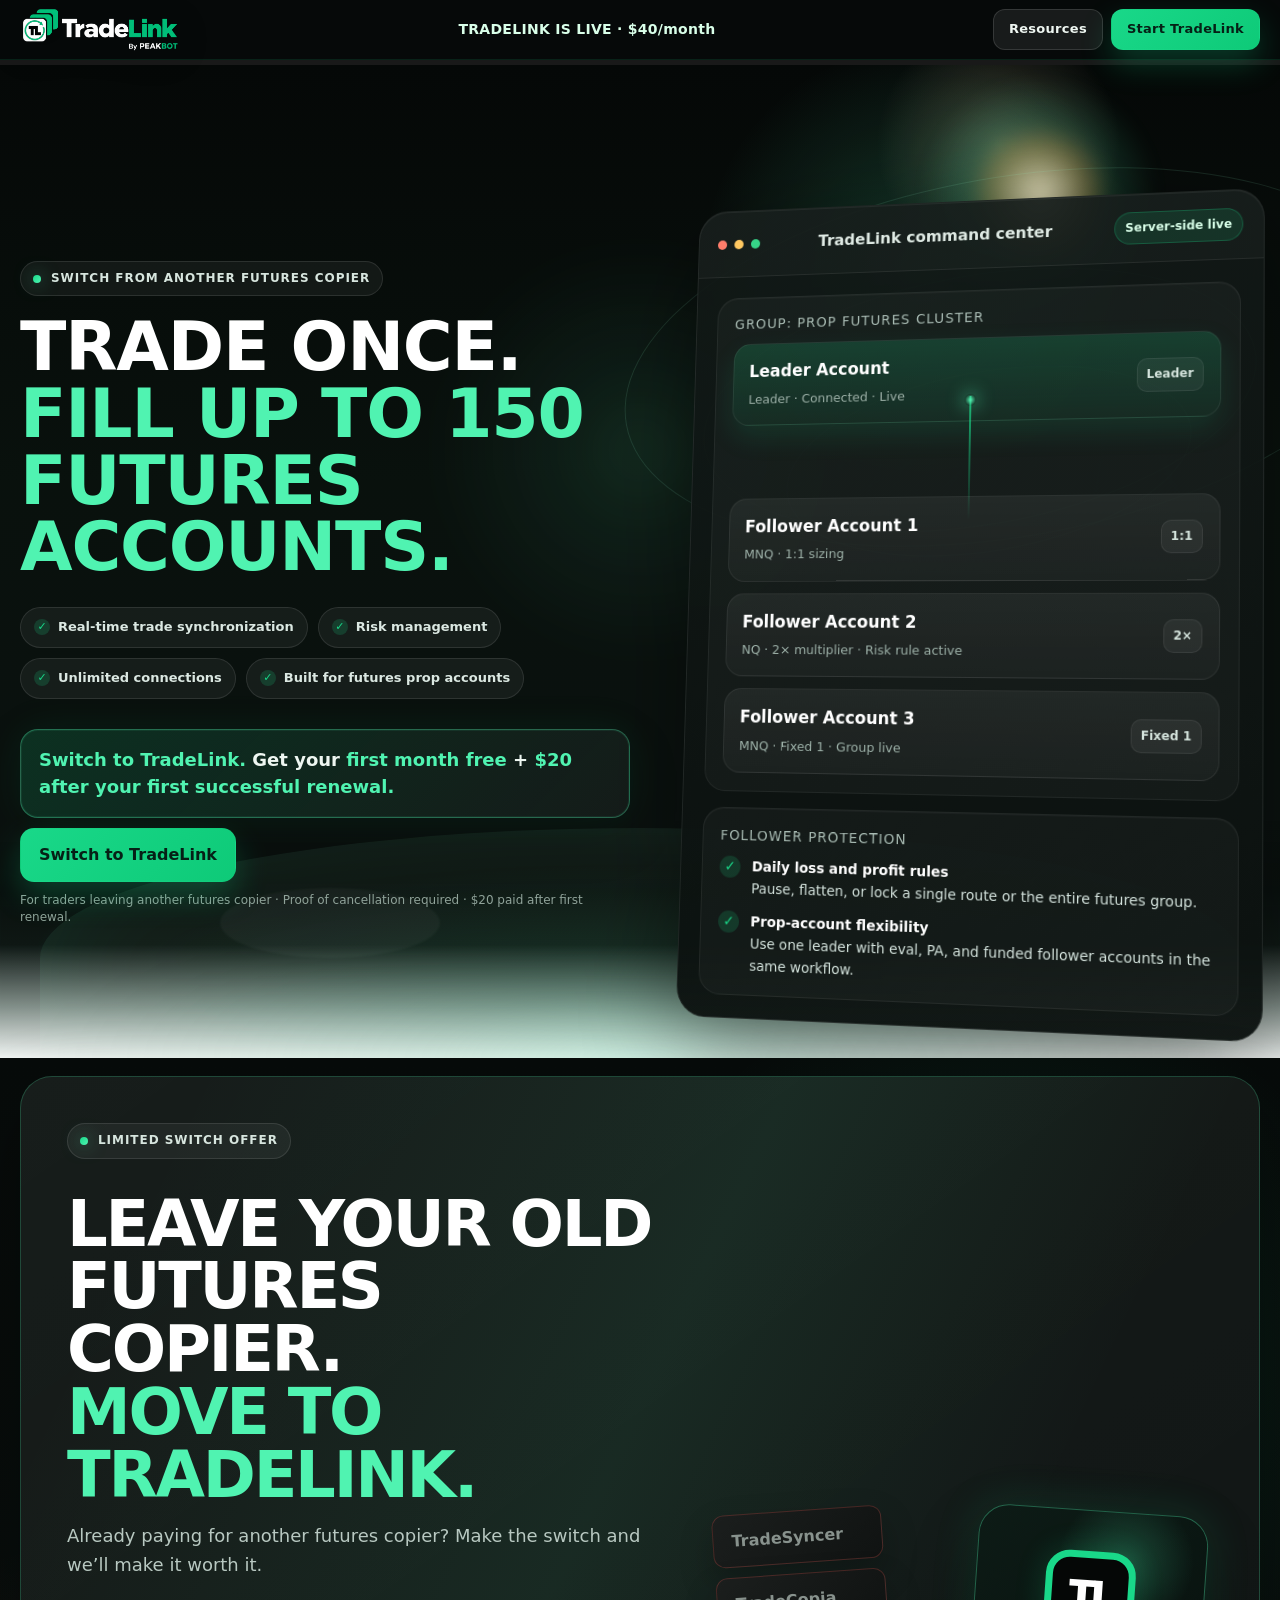
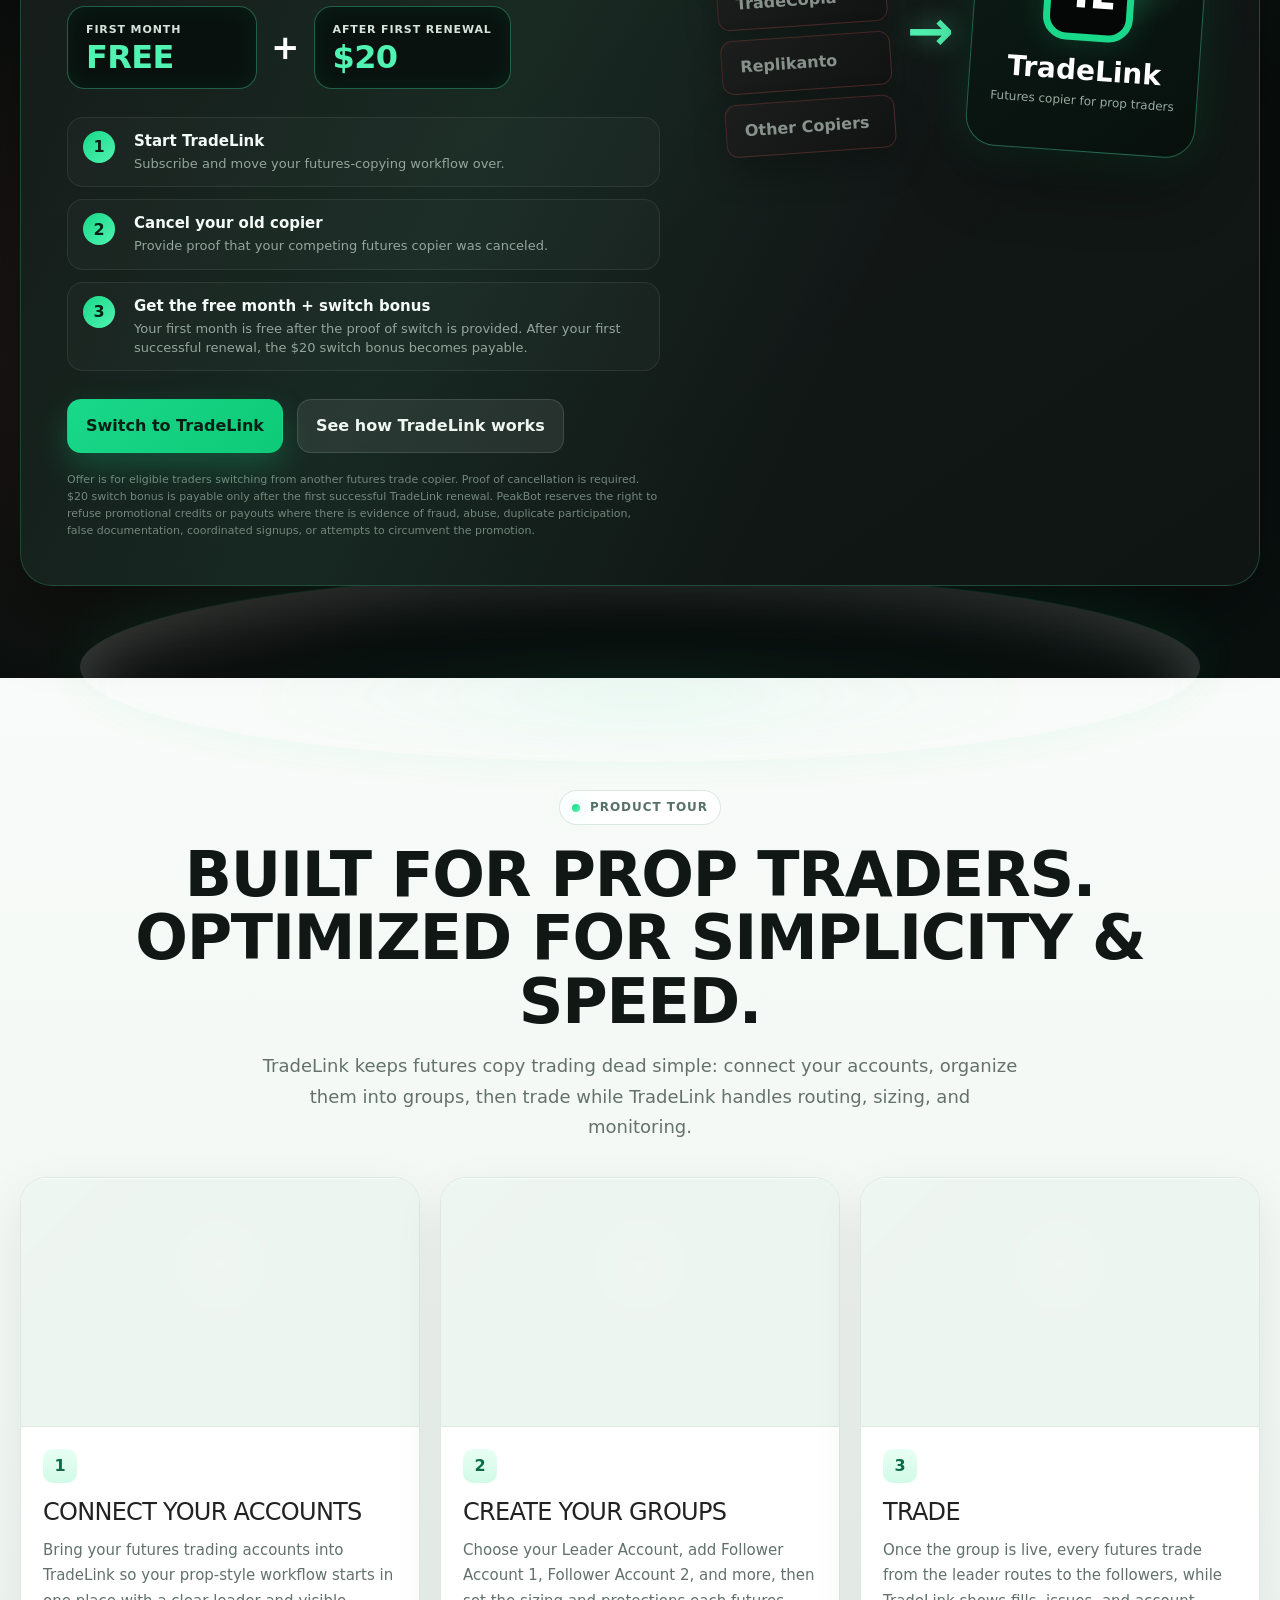
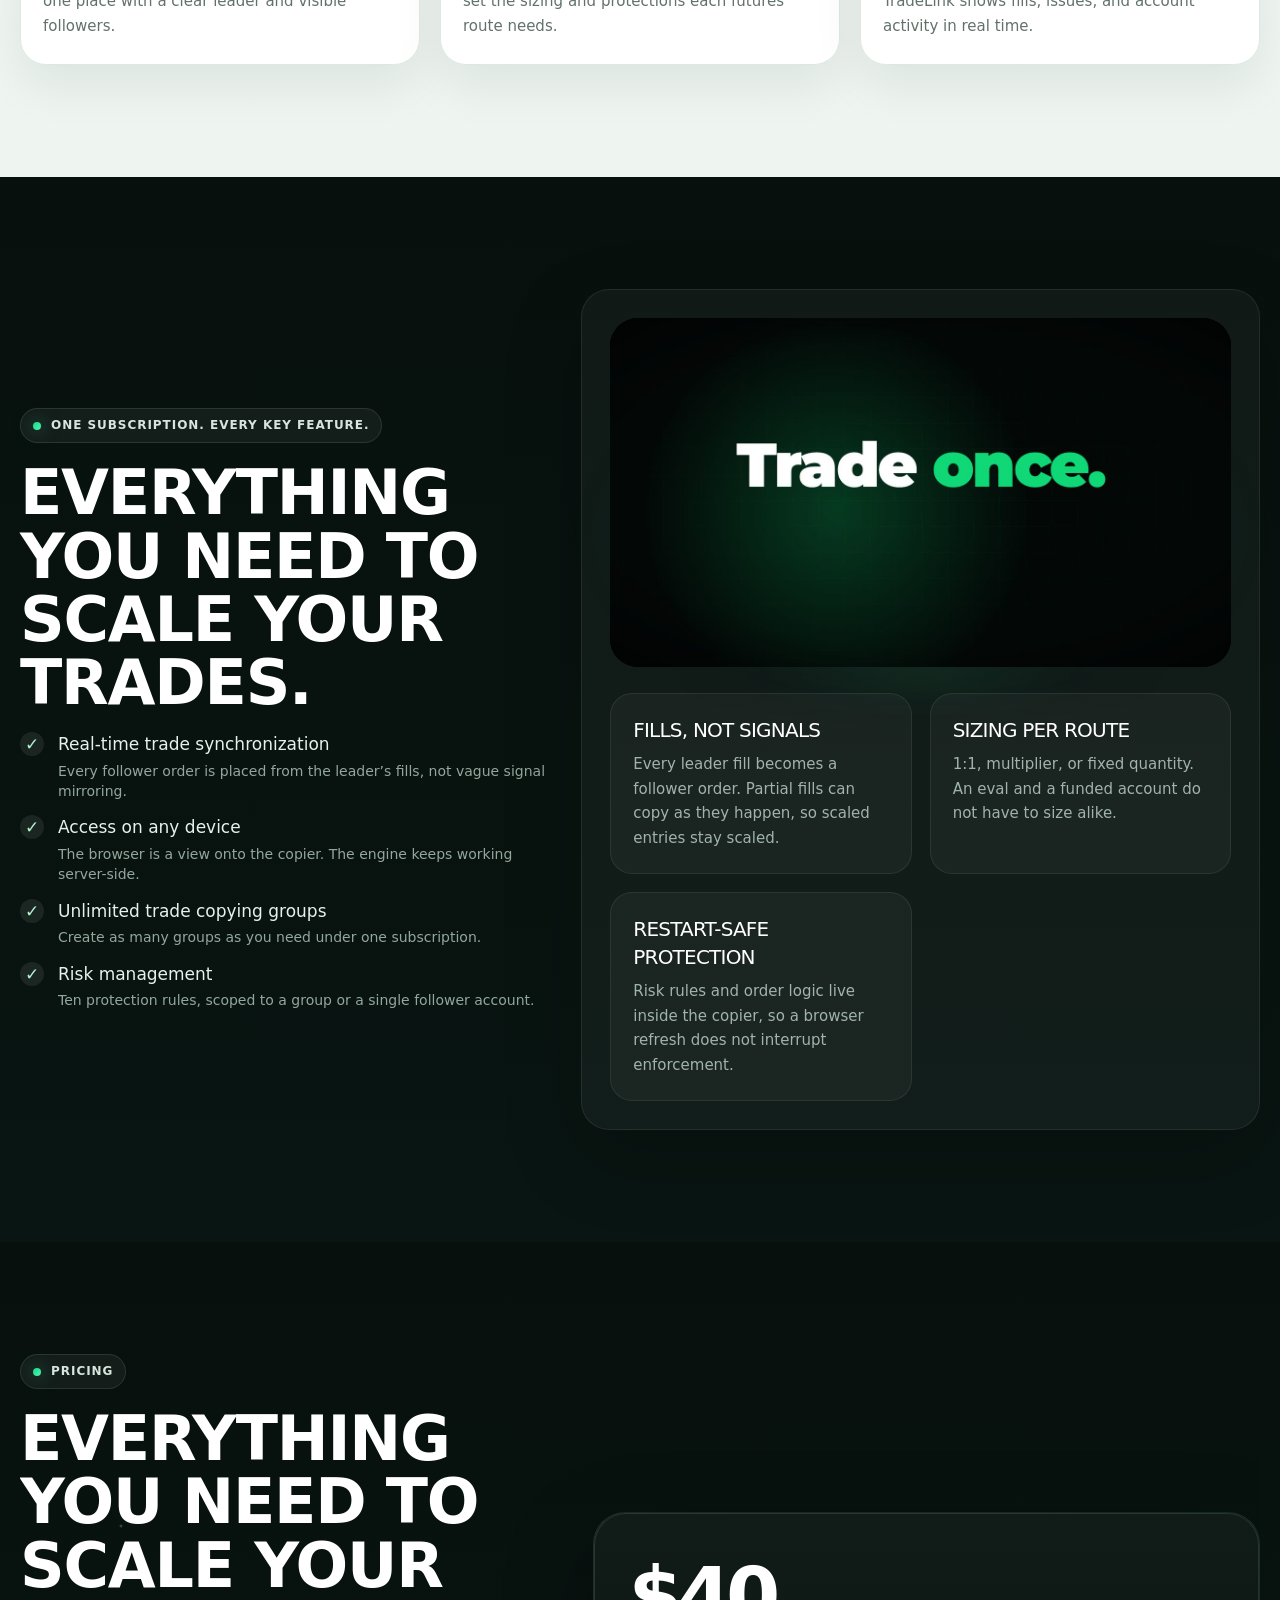
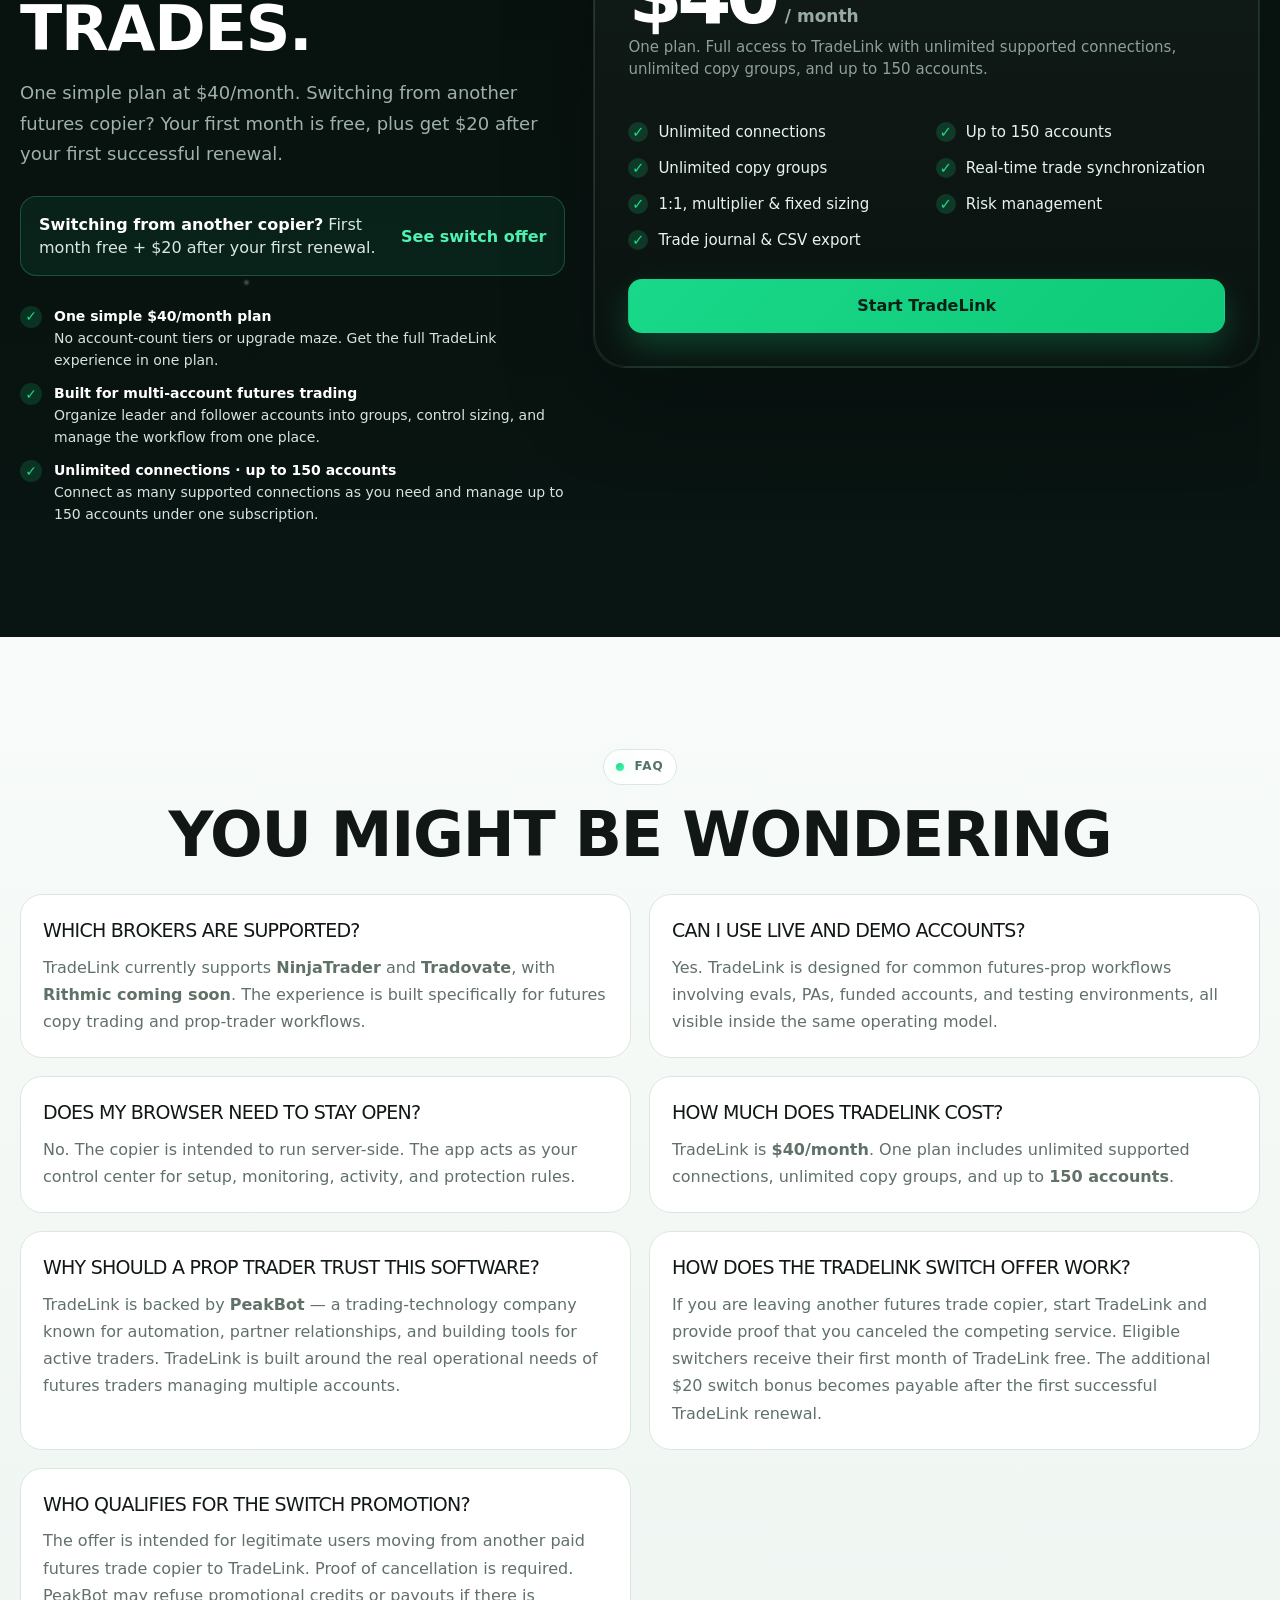
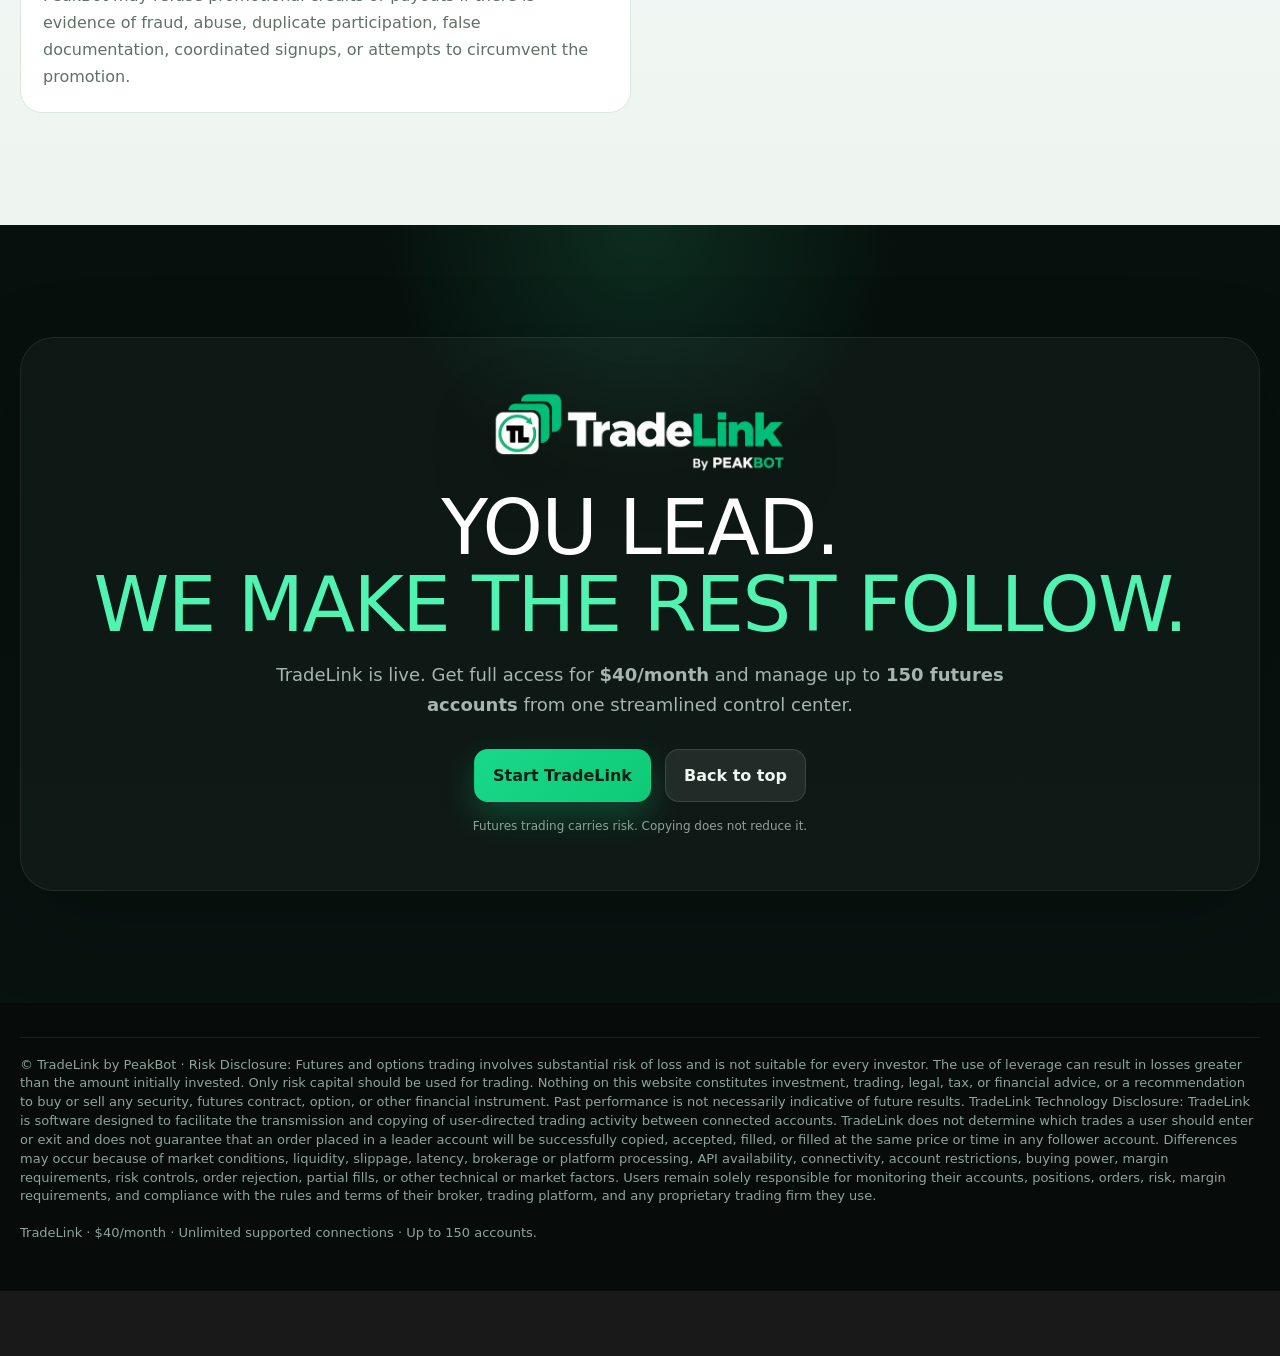
<file: index.html>
<!DOCTYPE html>
<html lang="en-US">
<head>
<meta charset="UTF-8">
<meta name="viewport" content="width=device-width, initial-scale=1.0">
<title>TradeLink by PeakBot | Futures Copy Trading for Prop Traders</title>
<meta name="description" content="TradeLink by PeakBot is a server-side futures trade copier for prop traders. Copy one leader account to up to 150 accounts for $40/month.">
<meta name="robots" content="index, follow, max-image-preview:large, max-snippet:-1, max-video-preview:-1">
<link rel="canonical" href="https://usetradelink.com/">
<meta property="og:locale" content="en_US">
<meta property="og:type" content="website">
<meta property="og:title" content="TradeLink by PeakBot">
<meta property="og:description" content="Trade Once. Fill Up to 150 Futures Accounts.">
<meta property="og:url" content="https://usetradelink.com/">
<meta property="og:site_name" content="TradeLink">
<meta property="og:image" content="https://usetradelink.com/assets/TradeLink_Social_Preview_1200x630.png">
<meta property="og:image:width" content="1200">
<meta property="og:image:height" content="630">
<meta property="og:image:type" content="image/png">
<meta name="twitter:card" content="summary_large_image">
<meta name="twitter:title" content="TradeLink by PeakBot">
<meta name="twitter:description" content="Trade Once. Fill Up to 150 Futures Accounts.">
<meta name="twitter:image" content="https://usetradelink.com/assets/TradeLink_Social_Preview_1200x630.png">
<link rel="icon" href="assets/favicon-32.jpg" sizes="32x32">
<link rel="icon" href="assets/favicon-192.jpg" sizes="192x192">
<link rel="apple-touch-icon" href="assets/apple-touch-icon.jpg">
<link rel="preconnect" href="https://fonts.googleapis.com">
<link rel="preconnect" href="https://fonts.gstatic.com" crossorigin>
<link rel="stylesheet" href="styles.css">

<!-- ===== Analytics / tracking (copied from peakbot.com) — remove any you don't want ===== -->
<script>
			( function( w, d, s, l, i ) {
				w[l] = w[l] || [];
				w[l].push( {'gtm.start': new Date().getTime(), event: 'gtm.js'} );
				var f = d.getElementsByTagName( s )[0],
					j = d.createElement( s ), dl = l != 'dataLayer' ? '&l=' + l : '';
				j.async = true;
				j.src = 'https://www.googletagmanager.com/gtm.js?id=' + i + dl;
				f.parentNode.insertBefore( j, f );
			} )( window, document, 'script', 'dataLayer', 'GTM-NP74LT9B' );
			
</script>
<script id="google_gtagjs-js" src="https://www.googletagmanager.com/gtag/js?id=GT-PHXVTGX" async></script>
<script id="google_gtagjs-js-after">
window.dataLayer = window.dataLayer || [];function gtag(){dataLayer.push(arguments);}
gtag("set","linker",{"domains":["peakbot.com","usetradelink.com"]});
gtag("js", new Date());
gtag("set", "developer_id.dZTNiMT", true);
gtag("config", "GT-PHXVTGX");
gtag("config", "AW-10903699320");
 window._googlesitekit = window._googlesitekit || {}; window._googlesitekit.throttledEvents = []; window._googlesitekit.gtagEvent = (name, data) => { var key = JSON.stringify( { name, data } ); if ( !! window._googlesitekit.throttledEvents[ key ] ) { return; } window._googlesitekit.throttledEvents[ key ] = true; setTimeout( () => { delete window._googlesitekit.throttledEvents[ key ]; }, 5 ); gtag( "event", name, { ...data, event_source: "site-kit" } ); }; 
</script>

<!-- HFCM by 99 Robots - Snippet # 1: FB Pixel -->
<!-- Meta Pixel Code -->
<script>
!function(f,b,e,v,n,t,s)
{if(f.fbq)return;n=f.fbq=function(){n.callMethod?
n.callMethod.apply(n,arguments):n.queue.push(arguments)};
if(!f._fbq)f._fbq=n;n.push=n;n.loaded=!0;n.version='2.0';
n.queue=[];t=b.createElement(e);t.async=!0;
t.src=v;s=b.getElementsByTagName(e)[0];
s.parentNode.insertBefore(t,s)}(window, document,'script',
'https://connect.facebook.net/en_US/fbevents.js');
fbq('init', '1711279472662946');
fbq('track', 'PageView');
</script>
<noscript><img height="1" width="1" style="display:none"
src="https://www.facebook.com/tr?id=1711279472662946&ev=PageView&noscript=1"
/></noscript>
<!-- End Meta Pixel Code -->
<!-- /end HFCM by 99 Robots -->
<!-- HFCM by 99 Robots - Snippet # 3: TikTok Pixel -->
<script>
!function (w, d, t) {
  w.TiktokAnalyticsObject=t;var ttq=w[t]=w[t]||[];ttq.methods=["page","track","identify","instances","debug","on","off","once","ready","alias","group","enableCookie","disableCookie"],ttq.setAndDefer=function(t,e){t[e]=function(){t.push([e].concat(Array.prototype.slice.call(arguments,0)))}};for(var i=0;i<ttq.methods.length;i++)ttq.setAndDefer(ttq,ttq.methods[i]);ttq.instance=function(t){for(var e=ttq._i[t]||[],n=0;n<ttq.methods.length;n++)ttq.setAndDefer(e,ttq.methods[n]);return e},ttq.load=function(e,n){var i="https://analytics.tiktok.com/i18n/pixel/events.js";ttq._i=ttq._i||{},ttq._i[e]=[],ttq._i[e]._u=i,ttq._t=ttq._t||{},ttq._t[e]=+new Date,ttq._o=ttq._o||{},ttq._o[e]=n||{};var o=document.createElement("script");o.type="text/javascript",o.async=!0,o.src=i+"?sdkid="+e+"&lib="+t;var a=document.getElementsByTagName("script")[0];a.parentNode.insertBefore(o,a)};

  ttq.load('CEU942RC77UA35R5I590');
  ttq.page();
}(window, document, 'ttq');
</script>
<!-- /end HFCM by 99 Robots -->
<!-- HFCM by 99 Robots - Snippet # 4: Google Pixel -->
<!-- Google tag (gtag.js) -->
<script async src="https://www.googletagmanager.com/gtag/js?id=GT-M6QJ2P6"></script>
<script>
  window.dataLayer = window.dataLayer || [];
  function gtag(){dataLayer.push(arguments);}
  gtag('js', new Date());

  gtag('config', 'GT-M6QJ2P6');
</script>
<!-- /end HFCM by 99 Robots -->
<!-- HFCM by 99 Robots - Snippet # 5: Google Analytics -->
<!-- Google tag (gtag.js) -->
<script async src="https://www.googletagmanager.com/gtag/js?id=UA-228903299-1"></script>
<script>
  window.dataLayer = window.dataLayer || [];
  function gtag(){dataLayer.push(arguments);}
  gtag('js', new Date());

  gtag('config', 'UA-228903299-1');
</script>

<!-- /end HFCM by 99 Robots -->
<!-- HFCM by 99 Robots - Snippet # 6: Tidio Chat -->
<script src="//code.tidio.co/enjuopnkdbnkgy0waa27cmvnhnik0nlr.js" async></script>
<!-- /end HFCM by 99 Robots -->
<!-- HFCM by 99 Robots - Snippet # 7: TikTok Pixel 2 -->
	<script>
		!function (w, d, t) {
		  w.TiktokAnalyticsObject=t;var ttq=w[t]=w[t]||[];ttq.methods=["page","track","identify","instances","debug","on","off","once","ready","alias","group","enableCookie","disableCookie"],ttq.setAndDefer=function(t,e){t[e]=function(){t.push([e].concat(Array.prototype.slice.call(arguments,0)))}};for(var i=0;i<ttq.methods.length;i++)ttq.setAndDefer(ttq,ttq.methods[i]);ttq.instance=function(t){for(var e=ttq._i[t]||[],n=0;n<ttq.methods.length;n++
)ttq.setAndDefer(e,ttq.methods[n]);return e},ttq.load=function(e,n){var i="https://analytics.tiktok.com/i18n/pixel/events.js";ttq._i=ttq._i||{},ttq._i[e]=[],ttq._i[e]._u=i,ttq._t=ttq._t||{},ttq._t[e]=+new Date,ttq._o=ttq._o||{},ttq._o[e]=n||{};n=document.createElement("script");n.type="text/javascript",n.async=!0,n.src=i+"?sdkid="+e+"&lib="+t;e=document.getElementsByTagName("script")[0];e.parentNode.insertBefore(n,e)};
		
		  ttq.load('CEU942RC77UA35R5I590');
		  ttq.page();
		}(window, document, 'ttq');
	</script>
<!-- /end HFCM by 99 Robots -->
<!-- HFCM by 99 Robots - Snippet # 8: Mailchimp -->
<script id="mcjs">!function(c,h,i,m,p){m=c.createElement(h),p=c.getElementsByTagName(h)[0],m.async=1,m.src=i,p.parentNode.insertBefore(m,p)}(document,"script","https://chimpstatic.com/mcjs-connected/js/users/3f6877d3047a7a6906bb4780e/d98580abe8f11a961c61bb22e.js");</script>
<!-- /end HFCM by 99 Robots -->

<!-- HFCM by 99 Robots - Snippet # 12: Inspectlet -->
<!-- Begin Inspectlet Asynchronous Code -->
<script type="text/javascript">
(function() {
window.__insp = window.__insp || [];
__insp.push(['wid', 386103307]);
var ldinsp = function(){
if(typeof window.__inspld != "undefined") return; window.__inspld = 1; var insp = document.createElement('script'); insp.type = 'text/javascript'; insp.async = true; insp.id = "inspsync"; insp.src = ('https:' == document.location.protocol ? 'https' : 'http') + '://cdn.inspectlet.com/inspectlet.js?wid=386103307&r=' + Math.floor(new Date().getTime()/3600000); var x = document.getElementsByTagName('script')[0]; x.parentNode.insertBefore(insp, x); };
setTimeout(ldinsp, 0);
})();
</script>
<!-- End Inspectlet Asynchronous Code -->
<!-- /end HFCM by 99 Robots -->
<!-- HFCM by 99 Robots - Snippet # 13: Microsoft Clarity -->
<script type="text/javascript">
    (function(c,l,a,r,i,t,y){
        c[a]=c[a]||function(){(c[a].q=c[a].q||[]).push(arguments)};
        t=l.createElement(r);t.async=1;t.src="https://www.clarity.ms/tag/"+i;
        y=l.getElementsByTagName(r)[0];y.parentNode.insertBefore(t,y);
    })(window, document, "clarity", "script", "o5er7fx7am");
</script>
<!-- /end HFCM by 99 Robots -->
<!-- HFCM by 99 Robots - Snippet # 14: X Pixel -->
<!-- Twitter conversion tracking base code -->
<script>
!function(e,t,n,s,u,a){e.twq||(s=e.twq=function(){s.exe?s.exe.apply(s,arguments):s.queue.push(arguments);
},s.version='1.1',s.queue=[],u=t.createElement(n),u.async=!0,u.src='https://static.ads-twitter.com/uwt.js',
a=t.getElementsByTagName(n)[0],a.parentNode.insertBefore(u,a))}(window,document,'script');
twq('config','ojfhb');
</script>
<!-- End Twitter conversion tracking base code -->
<!-- /end HFCM by 99 Robots -->

<script type="text/javascript">
    (function(c,l,a,r,i,t,y){
        c[a]=c[a]||function(){(c[a].q=c[a].q||[]).push(arguments)};
        t=l.createElement(r);t.async=1;t.src="https://www.clarity.ms/tag/"+i;
        y=l.getElementsByTagName(r)[0];y.parentNode.insertBefore(t,y);
    })(window, document, "clarity", "script", "kn7ja2eqhl");
</script>
<!-- ===== /Analytics ===== -->
</head>
<body>
<noscript>
			<iframe src="https://www.googletagmanager.com/ns.html?id=GTM-NP74LT9B" height="0" width="0" style="display:none;visibility:hidden"></iframe>
		</noscript>
<div class="page-wrap"><div id="tradelink-lander">
<div id="cursorGlow"></div>
<div class="announcement">
<div class="container">
<div class="bar site-header-bar">
<a aria-label="TradeLink by PeakBot home" class="announcement-brand" href="#top">
<img decoding="async" alt="TradeLink by PeakBot" src="assets/logo-640.png" width="640" height="170"/>
</a>
<div class="progress-copy announcement-copy"><b>TRADELINK IS LIVE</b> · <b>$40/month</b></div>
<div class="header-actions">
<!--<a class="btn btn-secondary header-signin" href="https://accounts.peakbot.com/login?response_type=code&client_id=peakbot-tradelink&state=AM9or3j84aIvGvg8SSMYpdpwNXFH-onG&scope=openid+profile+email&redirect_uri=https%3A%2F%2Ftradelink.peakbot.com%2Fapi%2Fauth%2Foauth2%2Fcallback%2Fpeakbot&code_challenge_method=S256&code_challenge=mV-d2SraCGEUCSqtaZTxAFEnuZzmJpwI2Ih-K7BcAis">Sign In</a>-->
<details class="header-resources">
<summary class="btn btn-secondary header-resources-toggle">Resources</summary>
<nav class="header-resources-menu" aria-label="Resources">
<a href="/resources/">View All Resources</a>
<a href="/compare/tradelink-vs-tradesyncer/">TradeLink vs TradeSyncer</a>
<a href="/tradovate-trade-copier/">Tradovate trade copier</a>
<a href="/futures-trade-copier/">What is a futures trade copier?</a>
</nav>
</details>
<a class="btn btn-primary header-claim" href="https://tlink.peakbot.com/checkout/price_1UDhh0BZsQfGLBPdlnScmYrH">Start TradeLink</a>
</div>
</div>
</div>
</div>
<section class="hero" id="top">
<div class="sun-glow"></div>
<div class="orbit one"></div>
<div class="orbit two"></div>
<div class="orbit three"></div>
<div class="moon-ridge"></div>
<div class="container hero-grid">
<div class="hero-copy reveal is-visible">
<div class="eyebrow"><span class="dot"></span> Switch from another futures copier</div>
<h1>Trade once.<br/><span class="hero-green">Fill up to 150 futures accounts.</span></h1>
<div class="pill-row">
<div class="pill"><span class="check">✓</span> Real-time trade synchronization</div>
<div class="pill"><span class="check">✓</span> Risk management</div>
<div class="pill"><span class="check">✓</span> Unlimited connections</div>
<div class="pill"><span class="check">✓</span> Built for futures prop accounts</div>
</div>
<div class="offer-strip switch-offer-strip">
<div class="offer-copy"><b>Switch to TradeLink.</b> Get your <b>first month free</b> + <b>$20 after your first successful renewal.</b></div>
</div>
<div class="btn-row">
<a class="btn btn-primary" href="https://tlink.peakbot.com/checkout/price_1UDhh0BZsQfGLBPdlnScmYrH">Switch to TradeLink</a>
</div>
<div class="hero-note">For traders leaving another futures copier · Proof of cancellation required · $20 paid after first renewal.</div>
</div>
<div class="hero-stage reveal is-visible">
<div class="glass-panel">
<div class="panel-top">
<div class="window-dots"><i></i><i></i><i></i></div>
<div style="font-weight:800;color:#dfeae4">TradeLink command center</div>
<div class="founding" style="padding:7px 10px;font-size:12px">Server-side live</div>
</div>
<div class="stage-body">
<div class="stage-col">
<div class="stage-card group-card">
<h4>Group: Prop Futures Cluster</h4>
<div class="node leader">
<div class="node-row"><div><strong>Leader Account</strong><span>Leader · Connected · Live</span></div><div class="mode-tag">Leader</div></div>
</div>
<div class="pulse-line"></div>
<div class="follower-list">
<div class="node"><div class="node-row"><div><strong>Follower Account 1</strong><span>MNQ · 1:1 sizing</span></div><div class="mode-tag">1:1</div></div></div>
<div class="node"><div class="node-row"><div><strong>Follower Account 2</strong><span>NQ · 2× multiplier · Risk rule active</span></div><div class="mode-tag">2×</div></div></div>
<div class="node"><div class="node-row"><div><strong>Follower Account 3</strong><span>MNQ · Fixed 1 · Group live</span></div><div class="mode-tag">Fixed 1</div></div></div>
</div>
</div>
<div class="stage-card">
<h4>Follower protection</h4>
<div class="checklist">
<div class="check-item"><span class="check-icon">✓</span><div><b>Daily loss and profit rules</b><br/>Pause, flatten, or lock a single route or the entire futures group.</div></div>
<div class="check-item"><span class="check-icon">✓</span><div><b>Prop-account flexibility</b><br/>Use one leader with eval, PA, and funded follower accounts in the same workflow.</div></div>
</div>
</div>
</div>
</div>
</div>
</div>
</div>
</section><section class="section switch-promo" id="switch-promo">
<div class="container">
<div class="switch-promo-shell reveal">
<div class="switch-promo-copy">
<div class="eyebrow"><span class="dot"></span> Limited switch offer</div>
<h2 class="switch-promo-title">Leave your old futures copier.<br/><span>Move to TradeLink.</span></h2>
<p class="switch-promo-lead">Already paying for another futures copier? Make the switch and we’ll make it worth it.</p>
<div class="switch-promo-value">
<div class="switch-value-card">
<span class="switch-value-kicker">FIRST MONTH</span>
<strong>FREE</strong>
</div>
<div class="switch-plus">+</div>
<div class="switch-value-card">
<span class="switch-value-kicker">AFTER FIRST RENEWAL</span>
<strong>$20</strong>
</div>
</div>
<div class="switch-steps">
<div class="switch-step"><span>1</span><div><b>Start TradeLink</b><small>Subscribe and move your futures-copying workflow over.</small></div></div>
<div class="switch-step"><span>2</span><div><b>Cancel your old copier</b><small>Provide proof that your competing futures copier was canceled.</small></div></div>
<div class="switch-step"><span>3</span><div><b>Get the free month + switch bonus</b><small>Your first month is free after the proof of switch is provided. After your first successful renewal, the $20 switch bonus becomes payable.</small></div></div>
</div>
<div class="btn-row">
<a class="btn btn-primary" href="https://tlink.peakbot.com/checkout/price_1UDhh0BZsQfGLBPdlnScmYrH">Switch to TradeLink</a>
<a class="btn btn-secondary" href="#product">See how TradeLink works</a>
</div>
<p class="switch-fineprint">Offer is for eligible traders switching from another futures trade copier. Proof of cancellation is required. $20 switch bonus is payable only after the first successful TradeLink renewal. PeakBot reserves the right to refuse promotional credits or payouts where there is evidence of fraud, abuse, duplicate participation, false documentation, coordinated signups, or attempts to circumvent the promotion.</p>
</div>
<div aria-hidden="true" class="switch-promo-visual">
<div class="old-copier-stack">
<div>TradeSyncer</div>
<div>TradeCopia</div>
<div>Replikanto</div>
<div>Other Copiers</div>
</div>
<div class="switch-arrow">→</div>
<div class="switch-tl-card">
<div class="switch-tl-mark">TL</div>
<strong>TradeLink</strong>
<span>Futures copier for prop traders</span>
</div>
</div>
</div>
</div>
</section>
<section class="section light-section" id="product">
<div class="container">
<div class="center reveal">
<div class="eyebrow"><span class="dot"></span> Product tour</div>
<h2 class="h2">Built for prop traders.<br/>Optimized for simplicity &amp; speed.</h2>
<p class="lead" style="margin-inline:auto">TradeLink keeps futures copy trading dead simple: connect your accounts, organize them into groups, then trade while TradeLink handles routing, sizing, and monitoring.</p>
</div>
<div class="step-grid">
<div class="step reveal">
<div class="media"><picture><source srcset="assets/1.webp" type="image/webp"><img decoding="async" loading="lazy" alt="TradeLink Connections screen with a healthy Tradovate connection and five accounts" src="assets/1.png" width="855" height="512"/></picture></div>
<div class="body"><div class="step-num">1</div><h3>Connect your accounts</h3><p>Bring your futures trading accounts into TradeLink so your prop-style workflow starts in one place with a clear leader and visible followers.</p></div>
</div>
<div class="step reveal">
<div class="media"><picture><source srcset="assets/2.webp" type="image/webp"><img decoding="async" loading="lazy" alt="New group dialog: choosing a leader account and the follower accounts that copy it" src="assets/2.png" width="1206" height="737"/></picture></div>
<div class="body"><div class="step-num">2</div><h3>Create your groups</h3><p>Choose your Leader Account, add Follower Account 1, Follower Account 2, and more, then set the sizing and protections each futures route needs.</p></div>
</div>
<div class="step reveal">
<div class="media"><picture><source srcset="assets/3.webp" type="image/webp"><img decoding="async" loading="lazy" alt="Latest TradeLink Activity list showing whether each leader trade filled on every follower, with CSV export" src="assets/3.png" width="1272" height="756"/></picture></div>
<div class="body"><div class="step-num">3</div><h3>Trade</h3><p>Once the group is live, every futures trade from the leader routes to the followers, while TradeLink shows fills, issues, and account activity in real time.</p></div>
</div>
</div>
</div>
</section>
<section class="section dark-band" id="features">
<div class="container two-up">
<div class="reveal">
<div class="eyebrow"><span class="dot"></span> One subscription. Every key feature.</div>
<h2 class="h2">Everything you need to scale your trades.</h2>
<div class="big-list">
<div class="row"><div class="bullet">✓</div><div>Real-time trade synchronization<span class="smalltext">Every follower order is placed from the leader’s fills, not vague signal mirroring.</span></div></div>
<div class="row"><div class="bullet">✓</div><div>Access on any device<span class="smalltext">The browser is a view onto the copier. The engine keeps working server-side.</span></div></div>
<div class="row"><div class="bullet">✓</div><div>Unlimited trade copying groups<span class="smalltext">Create as many groups as you need under one subscription.</span></div></div>
<div class="row"><div class="bullet">✓</div><div>Risk management<span class="smalltext">Ten protection rules, scoped to a group or a single follower account.</span></div></div>
</div>
</div>
<div class="reveal">
<div class="feature-list-card">
<div class="screen-card" style="border:none;box-shadow:none;background:transparent">
<video aria-label="TradeLink product sizzle video" data-lazy-video="" loop="" muted="" playsinline="" preload="none" poster="assets/tradelink-video-poster.jpg" width="1920" height="1080" style="width:100%;height:auto;display:block;border-radius:inherit;background:#000;">
<source data-src="assets/TradeLinkLaunch.mp4" type="video/mp4"/>
</video>
</div>
<div class="mission-grid">
<div class="mission-card"><h4>Fills, not signals</h4><p>Every leader fill becomes a follower order. Partial fills can copy as they happen, so scaled entries stay scaled.</p></div>
<div class="mission-card"><h4>Sizing per route</h4><p>1:1, multiplier, or fixed quantity. An eval and a funded account do not have to size alike.</p></div>
<div class="mission-card"><h4>Restart-safe protection</h4><p>Risk rules and order logic live inside the copier, so a browser refresh does not interrupt enforcement.</p></div>
</div>
</div>
</div>
</div>
</section>
<section class="section dark-band" id="pricing">
<div class="container pricing-wrap">
<div aria-hidden="true" class="pricing-dust"><span></span><span></span><span></span><span></span><span></span><span></span><span></span><span></span></div>
<div class="reveal">
<div class="eyebrow"><span class="dot"></span> Pricing</div>
<h2 class="h2">Everything you need to scale your trades.</h2>
<p class="lead">One simple plan at $40/month. Switching from another futures copier? Your first month is free, plus get $20 after your first successful renewal.</p><div class="pricing-switch-callout reveal">
<div><b>Switching from another copier?</b><span> First month free + $20 after your first renewal.</span></div>
<a href="#switch-promo">See switch offer</a>
</div>
<div class="checklist" style="margin-top:24px">
<div class="check-item"><span class="check-icon">✓</span><div><b>One simple $40/month plan</b><br/>No account-count tiers or upgrade maze. Get the full TradeLink experience in one plan.</div></div>
<div class="check-item"><span class="check-icon">✓</span><div><b>Built for multi-account futures trading</b><br/>Organize leader and follower accounts into groups, control sizing, and manage the workflow from one place.</div></div>
<div class="check-item"><span class="check-icon">✓</span><div><b>Unlimited connections · up to 150 accounts</b><br/>Connect as many supported connections as you need and manage up to 150 accounts under one subscription.</div></div>
</div>
</div>
<div class="price-panel reveal">
<div class="price-header">
<div>
<div class="price"><strong>$40</strong><small>/ month</small></div>
<div class="price-mini">One plan. Full access to TradeLink with unlimited supported connections, unlimited copy groups, and up to 150 accounts.</div>
</div>
</div>
<div class="includes">
<div class="inc"><i>✓</i><span>Unlimited connections</span></div>
<div class="inc"><i>✓</i><span>Up to 150 accounts</span></div>
<div class="inc"><i>✓</i><span>Unlimited copy groups</span></div>
<div class="inc"><i>✓</i><span>Real-time trade synchronization</span></div>
<div class="inc"><i>✓</i><span>1:1, multiplier &amp; fixed sizing</span></div>
<div class="inc"><i>✓</i><span>Risk management</span></div>
<div class="inc"><i>✓</i><span>Trade journal &amp; CSV export</span></div>
</div>
<a class="btn btn-primary" href="https://tlink.peakbot.com/checkout/price_1UDhh0BZsQfGLBPdlnScmYrH" style="width:100%">Start TradeLink</a>
</div>
</div>
</section>
<section class="section light-section" id="faq">
<div class="container">
<div class="center reveal">
<div class="eyebrow"><span class="dot"></span> FAQ</div>
<h2 class="h2">You Might Be Wondering</h2>
</div>
<div class="faq">
<div class="faq-item reveal"><h4>Which brokers are supported?</h4><p>TradeLink currently supports <b>NinjaTrader</b> and <b>Tradovate</b>, with <b>Rithmic coming soon</b>. The experience is built specifically for futures copy trading and prop-trader workflows.</p></div>
<div class="faq-item reveal"><h4>Can I use live and demo accounts?</h4><p>Yes. TradeLink is designed for common futures-prop workflows involving evals, PAs, funded accounts, and testing environments, all visible inside the same operating model.</p></div>
<div class="faq-item reveal"><h4>Does my browser need to stay open?</h4><p>No. The copier is intended to run server-side. The app acts as your control center for setup, monitoring, activity, and protection rules.</p></div>
<div class="faq-item reveal"><h4>How much does TradeLink cost?</h4><p>TradeLink is <b>$40/month</b>. One plan includes unlimited supported connections, unlimited copy groups, and up to <b>150 accounts</b>.</p></div>
<div class="faq-item reveal"><h4>Why should a prop trader trust this software?</h4><p>TradeLink is backed by <b>PeakBot</b> — a trading-technology company known for automation, partner relationships, and building tools for active traders. TradeLink is built around the real operational needs of futures traders managing multiple accounts.</p></div>
<div class="faq-item reveal"><h4>How does the TradeLink switch offer work?</h4><p>If you are leaving another futures trade copier, start TradeLink and provide proof that you canceled the competing service. Eligible switchers receive their first month of TradeLink free. The additional $20 switch bonus becomes payable after the first successful TradeLink renewal.</p></div>
  <div class="faq-item reveal"><h4>Who qualifies for the switch promotion?</h4><p>The offer is intended for legitimate users moving from another paid futures trade copier to TradeLink. Proof of cancellation is required. PeakBot may refuse promotional credits or payouts if there is evidence of fraud, abuse, duplicate participation, false documentation, coordinated signups, or attempts to circumvent the promotion.</p></div>
</div>
</section>
<section class="section final-cta">
<div class="container reveal">
<div class="panel">
<img decoding="async" loading="lazy" alt="TradeLink by PeakBot" src="assets/logo-640.png" width="640" height="170" style="height:auto;max-width:min(300px,66vw);margin:0 auto 18px;filter:drop-shadow(0 16px 34px rgba(0,0,0,.18))"/>
<h2 style="font-size:clamp(42px,6vw,78px);line-height:1;letter-spacing:-.02em;margin:0 0 16px;color:#fff">You lead.<br/><span style="color:var(--mint-2)">We make the rest follow.</span></h2>
<p class="lead" style="margin:0 auto 28px;color:#a4b6af;max-width:760px">TradeLink is live. Get full access for <b>$40/month</b> and manage up to <b>150 futures accounts</b> from one streamlined control center.</p>
<div class="btn-row" style="justify-content:center"><a class="btn btn-primary" href="https://tlink.peakbot.com/checkout/price_1UDhh0BZsQfGLBPdlnScmYrH">Start TradeLink</a><a class="btn btn-secondary" href="#top">Back to top</a></div>
<div class="hero-note" style="margin-top:16px">Futures trading carries risk. Copying does not reduce it.</div>
</div>
</div>
</section>
<div class="container footer">
<div class="line"></div>
<div style="display:flex;justify-content:space-between;gap:18px;flex-wrap:wrap">
<div>© TradeLink by PeakBot · Risk Disclosure: Futures and options trading involves substantial risk of loss and is not suitable for every investor. The use of leverage can result in losses greater than the amount initially invested. Only risk capital should be used for trading. Nothing on this website constitutes investment, trading, legal, tax, or financial advice, or a recommendation to buy or sell any security, futures contract, option, or other financial instrument. Past performance is not necessarily indicative of future results. TradeLink Technology Disclosure: TradeLink is software designed to facilitate the transmission and copying of user-directed trading activity between connected accounts. TradeLink does not determine which trades a user should enter or exit and does not guarantee that an order placed in a leader account will be successfully copied, accepted, filled, or filled at the same price or time in any follower account.

Differences may occur because of market conditions, liquidity, slippage, latency, brokerage or platform processing, API availability, connectivity, account restrictions, buying power, margin requirements, risk controls, order rejection, partial fills, or other technical or market factors.

Users remain solely responsible for monitoring their accounts, positions, orders, risk, margin requirements, and compliance with the rules and terms of their broker, trading platform, and any proprietary trading firm they use.</div>
<div>TradeLink · $40/month · Unlimited supported connections · Up to 150 accounts.</div>
</div>
</div>
</div></div>
<script src="main.js"></script>
<script>
(function(){var d=document.querySelector('.header-resources');if(!d)return;
document.addEventListener('click',function(e){if(d.open&&!d.contains(e.target))d.open=false;});
document.addEventListener('keydown',function(e){if(e.key==='Escape'&&d.open){d.open=false;d.querySelector('summary').focus();}});})();
</script>
</body>
</html>
</file>
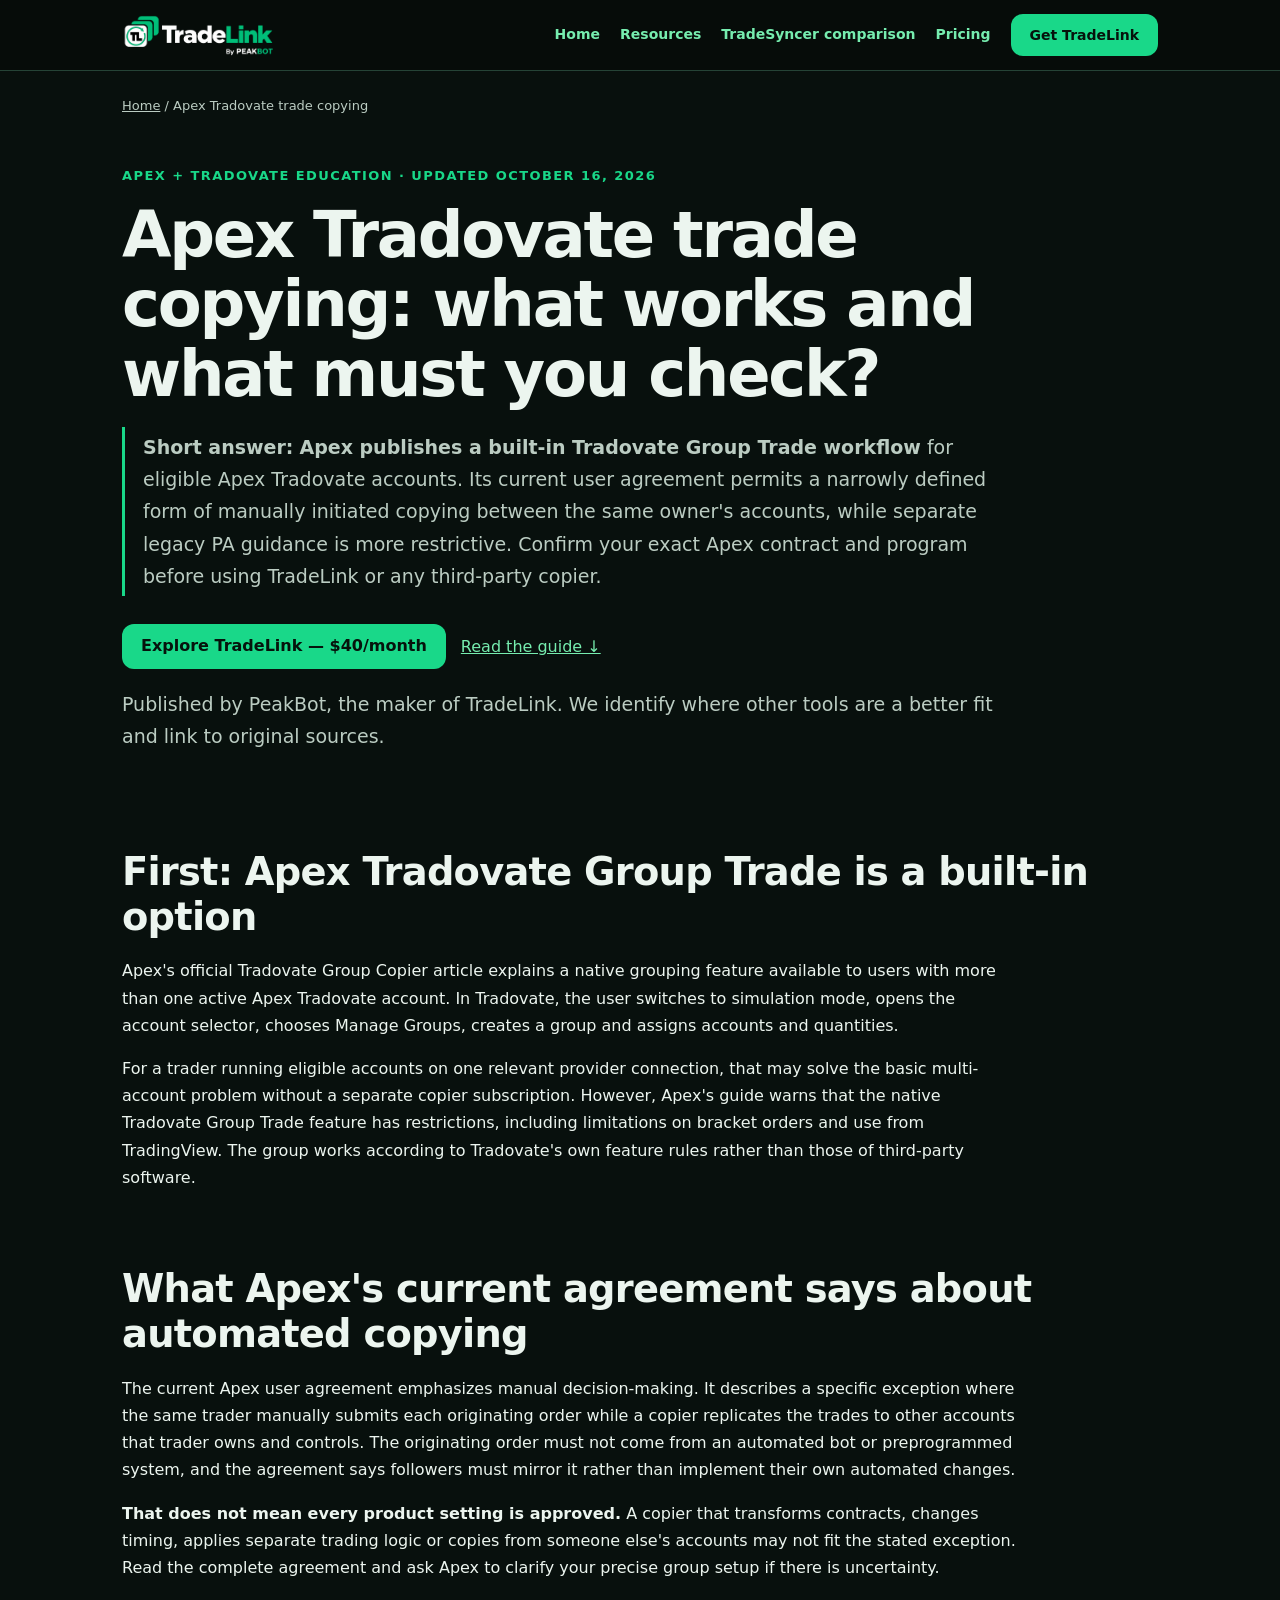
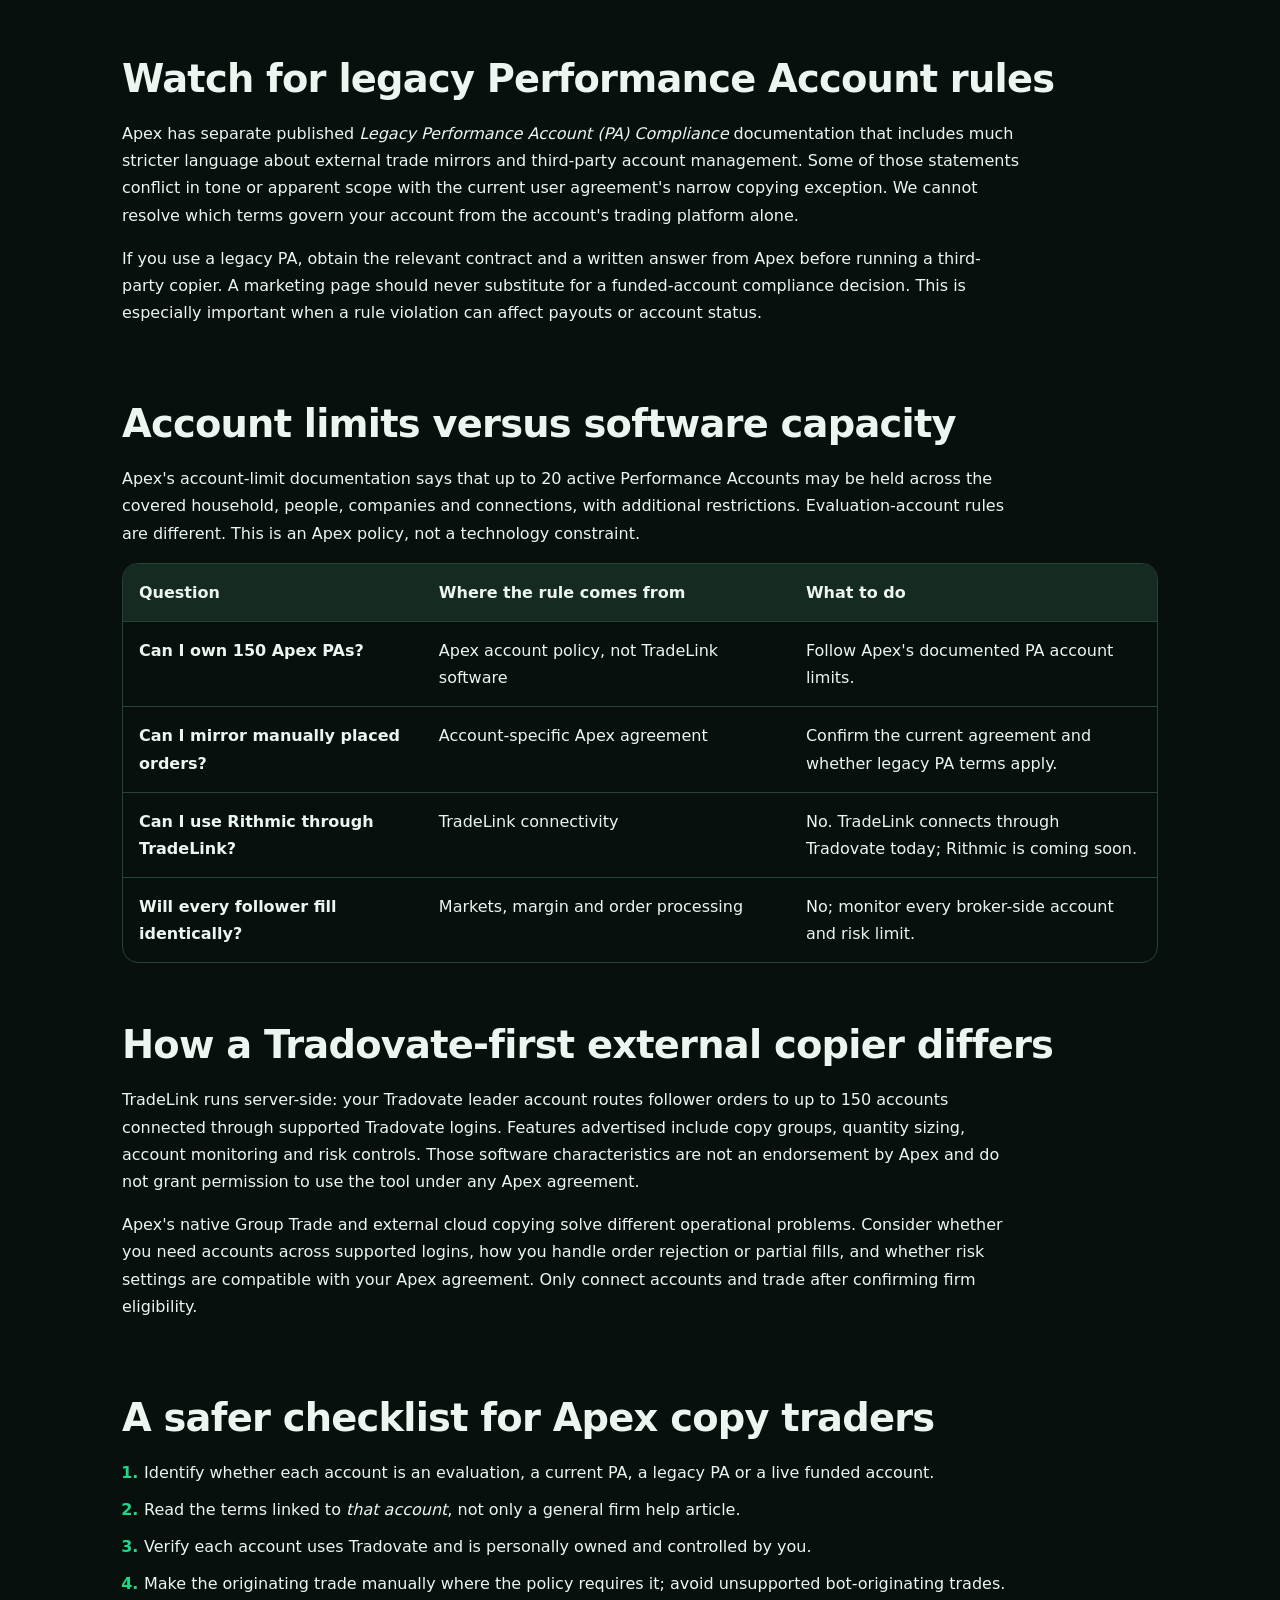
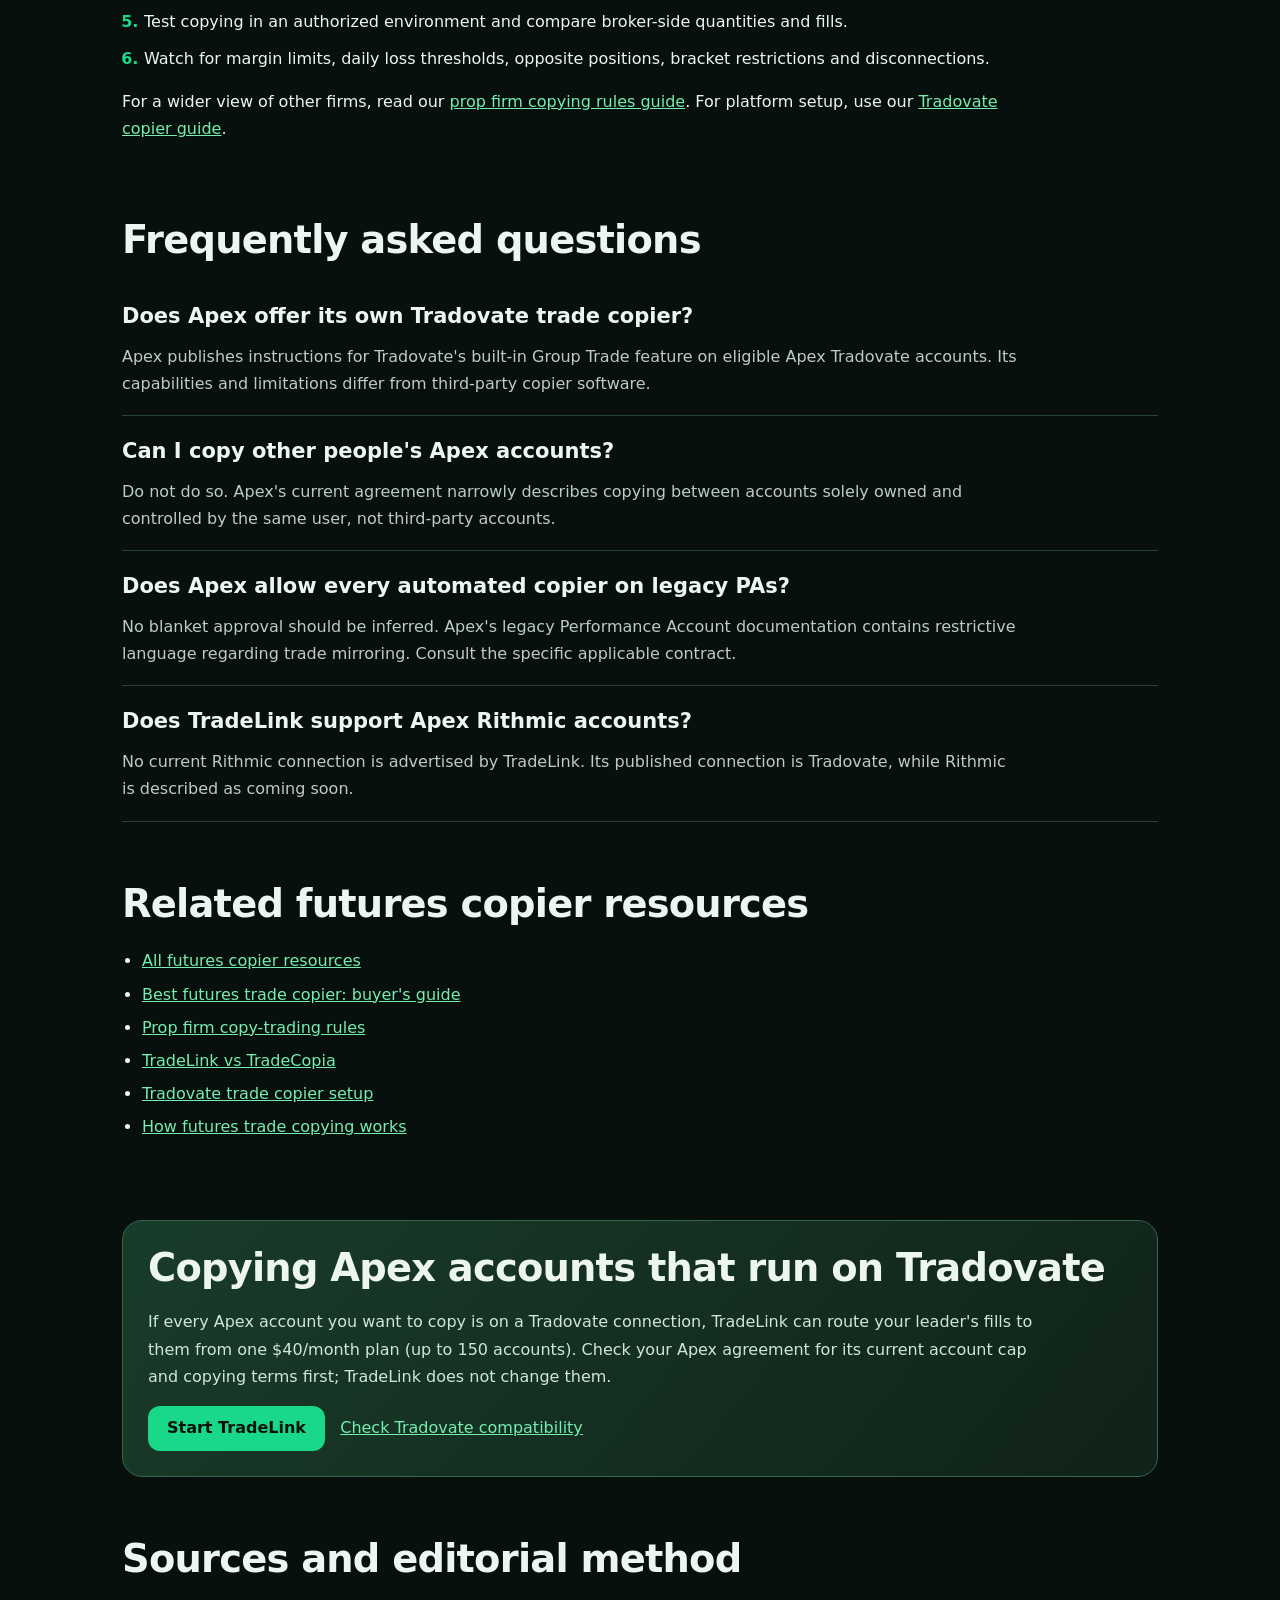
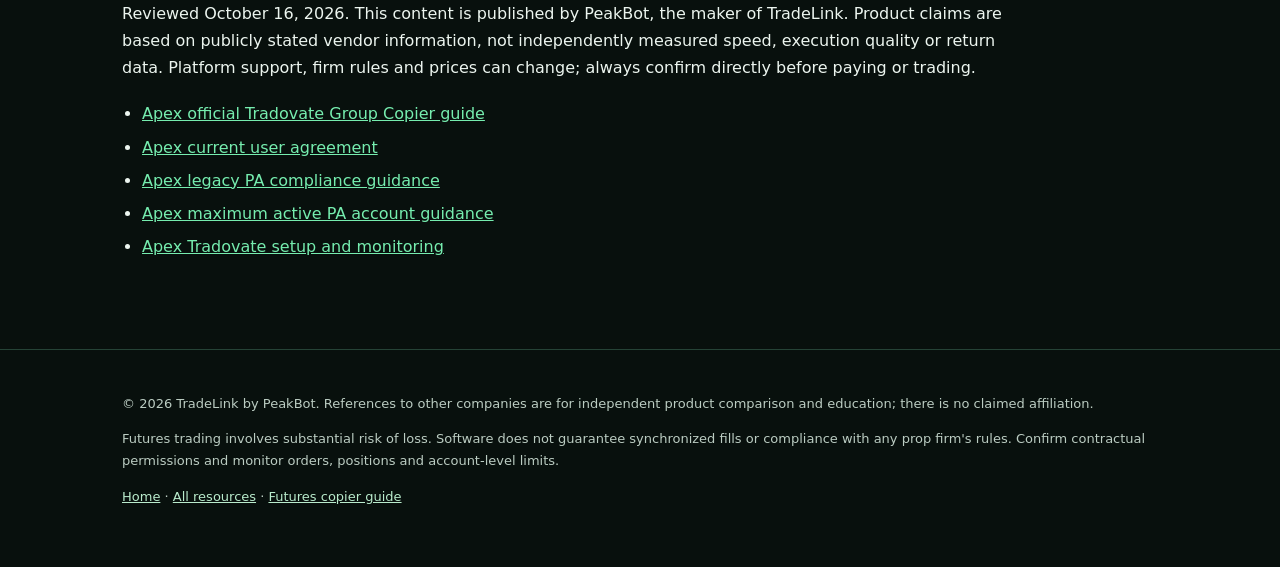
<file: apex-tradovate-trade-copier/index.html>
<!doctype html>
<html lang="en" data-page-type="guide">
<head>
<meta charset="utf-8"><meta name="viewport" content="width=device-width, initial-scale=1">
<title>Apex Tradovate Trade Copier: Group Trade, Limits &amp; Rules (2026)</title>
<meta name="description" content="Apex Tradovate copier guide: learn how built-in Group Trade works, account limits, important current vs legacy copying rules and third-party options.">
<meta name="robots" content="index,follow,max-image-preview:large">
<link rel="canonical" href="https://usetradelink.com/apex-tradovate-trade-copier/">
<link rel="icon" href="/assets/favicon-32.jpg"><link rel="apple-touch-icon" href="/assets/apple-touch-icon.jpg">
<link rel="stylesheet" href="/seo.css">
<meta property="og:type" content="article">
<meta property="og:site_name" content="TradeLink by PeakBot">
<meta property="og:title" content="Apex Tradovate trade copying: what works and what must you check?">
<meta property="og:description" content="Apex Tradovate copier guide: learn how built-in Group Trade works, account limits, important current vs legacy copying rules and third-party options.">
<meta property="og:url" content="https://usetradelink.com/apex-tradovate-trade-copier/">
<meta property="og:image" content="https://usetradelink.com/assets/TradeLink_Social_Preview_1200x630.png">
<meta name="twitter:card" content="summary_large_image">
<script src="/tracking.js" async></script>
<script type="application/ld+json">{"@context":"https://schema.org","@graph":[{"@type":"Article","@id":"https://usetradelink.com/apex-tradovate-trade-copier/#page","headline":"Apex Tradovate trade copying: what works and what must you check?","name":"Apex Tradovate trade copying: what works and what must you check?","description":"Apex Tradovate copier guide: learn how built-in Group Trade works, account limits, important current vs legacy copying rules and third-party options.","url":"https://usetradelink.com/apex-tradovate-trade-copier/","mainEntityOfPage":"https://usetradelink.com/apex-tradovate-trade-copier/","inLanguage":"en","datePublished":"2026-10-16","dateModified":"2026-10-16","author":{"@type":"Organization","name":"PeakBot","url":"https://peakbot.com/"},"publisher":{"@type":"Organization","name":"PeakBot","url":"https://peakbot.com/"},"image":"https://usetradelink.com/assets/TradeLink_Social_Preview_1200x630.png"},{"@type":"BreadcrumbList","itemListElement":[{"@type":"ListItem","position":1,"name":"Home","item":"https://usetradelink.com/"},{"@type":"ListItem","position":2,"name":"Apex Tradovate trade copying","item":"https://usetradelink.com/apex-tradovate-trade-copier/"}]},{"@type":"FAQPage","mainEntity":[{"@type":"Question","name":"Does Apex offer its own Tradovate trade copier?","acceptedAnswer":{"@type":"Answer","text":"Apex publishes instructions for Tradovate's built-in Group Trade feature on eligible Apex Tradovate accounts. Its capabilities and limitations differ from third-party copier software."}},{"@type":"Question","name":"Can I copy other people's Apex accounts?","acceptedAnswer":{"@type":"Answer","text":"Do not do so. Apex's current agreement narrowly describes copying between accounts solely owned and controlled by the same user, not third-party accounts."}},{"@type":"Question","name":"Does Apex allow every automated copier on legacy PAs?","acceptedAnswer":{"@type":"Answer","text":"No blanket approval should be inferred. Apex's legacy Performance Account documentation contains restrictive language regarding trade mirroring. Consult the specific applicable contract."}},{"@type":"Question","name":"Does TradeLink support Apex Rithmic accounts?","acceptedAnswer":{"@type":"Answer","text":"No current Rithmic connection is advertised by TradeLink. Its published connection is Tradovate, while Rithmic is described as coming soon."}}]}]}</script>
</head>
<body>
<noscript><iframe src="https://www.googletagmanager.com/ns.html?id=GTM-NP74LT9B" height="0" width="0" style="display:none;visibility:hidden" title="Google Tag Manager"></iframe></noscript>
<a class="skip" href="#content">Skip to content</a>
<header class="top"><div class="wrap top-inner"><a class="brand" href="https://usetradelink.com/" aria-label="TradeLink home"><img src="/assets/logo.png" width="154" height="44" alt="TradeLink by PeakBot"></a><nav class="nav" aria-label="Main navigation"><a href="https://usetradelink.com/">Home</a><a href="/resources/">Resources</a><a href="/compare/tradelink-vs-tradesyncer/">TradeSyncer comparison</a><a href="/#pricing">Pricing</a><a class="button" data-cta="header" href="https://tlink.peakbot.com/checkout/price_1UDhh0BZsQfGLBPdlnScmYrH">Get TradeLink</a></nav></div></header>
<main id="content"><div class="wrap"><nav class="crumbs" aria-label="Breadcrumb"><a href="https://usetradelink.com/">Home</a> / Apex Tradovate trade copying</nav>
<section class="hero"><div class="eyebrow">Apex + Tradovate education · Updated October 16, 2026</div><h1>Apex Tradovate trade copying: what works and what must you check?</h1><p class="answer"><strong>Short answer:</strong> <strong>Apex publishes a built-in Tradovate Group Trade workflow</strong> for eligible Apex Tradovate accounts. Its current user agreement permits a narrowly defined form of manually initiated copying between the same owner's accounts, while separate legacy PA guidance is more restrictive. Confirm your exact Apex contract and program before using TradeLink or any third-party copier.</p><div class="actions"><a class="button" data-cta="hero" href="https://tlink.peakbot.com/checkout/price_1UDhh0BZsQfGLBPdlnScmYrH">Explore TradeLink — $40/month</a><a href="#details">Read the guide ↓</a></div><p class="note">Published by PeakBot, the maker of TradeLink. We identify where other tools are a better fit and link to original sources.</p></section>
<div id="details"><section class="section"><h2>First: Apex Tradovate Group Trade is a built-in option</h2><p>Apex's official Tradovate Group Copier article explains a native grouping feature available to users with more than one active Apex Tradovate account. In Tradovate, the user switches to simulation mode, opens the account selector, chooses Manage Groups, creates a group and assigns accounts and quantities.</p><p>For a trader running eligible accounts on one relevant provider connection, that may solve the basic multi-account problem without a separate copier subscription. However, Apex's guide warns that the native Tradovate Group Trade feature has restrictions, including limitations on bracket orders and use from TradingView. The group works according to Tradovate's own feature rules rather than those of third-party software.</p></section>
<section class="section"><h2>What Apex's current agreement says about automated copying</h2><p>The current Apex user agreement emphasizes manual decision-making. It describes a specific exception where the same trader manually submits each originating order while a copier replicates the trades to other accounts that trader owns and controls. The originating order must not come from an automated bot or preprogrammed system, and the agreement says followers must mirror it rather than implement their own automated changes.</p><p><strong>That does not mean every product setting is approved.</strong> A copier that transforms contracts, changes timing, applies separate trading logic or copies from someone else's accounts may not fit the stated exception. Read the complete agreement and ask Apex to clarify your precise group setup if there is uncertainty.</p></section>
<section class="section"><h2>Watch for legacy Performance Account rules</h2><p>Apex has separate published <em>Legacy Performance Account (PA) Compliance</em> documentation that includes much stricter language about external trade mirrors and third-party account management. Some of those statements conflict in tone or apparent scope with the current user agreement's narrow copying exception. We cannot resolve which terms govern your account from the account's trading platform alone.</p><p>If you use a legacy PA, obtain the relevant contract and a written answer from Apex before running a third-party copier. A marketing page should never substitute for a funded-account compliance decision. This is especially important when a rule violation can affect payouts or account status.</p></section>
<section class="section"><h2>Account limits versus software capacity</h2><p>Apex's account-limit documentation says that up to 20 active Performance Accounts may be held across the covered household, people, companies and connections, with additional restrictions. Evaluation-account rules are different. This is an Apex policy, not a technology constraint.</p><div class="table-scroll"><table><thead><tr><th>Question</th><th>Where the rule comes from</th><th>What to do</th></tr></thead><tbody><tr><td>Can I own 150 Apex PAs?</td><td>Apex account policy, not TradeLink software</td><td>Follow Apex's documented PA account limits.</td></tr><tr><td>Can I mirror manually placed orders?</td><td>Account-specific Apex agreement</td><td>Confirm the current agreement and whether legacy PA terms apply.</td></tr><tr><td>Can I use Rithmic through TradeLink?</td><td>TradeLink connectivity</td><td>No. TradeLink connects through Tradovate today; Rithmic is coming soon.</td></tr><tr><td>Will every follower fill identically?</td><td>Markets, margin and order processing</td><td>No; monitor every broker-side account and risk limit.</td></tr></tbody></table></div></section>
<section class="section"><h2>How a Tradovate-first external copier differs</h2><p>TradeLink runs server-side: your Tradovate leader account routes follower orders to up to 150 accounts connected through supported Tradovate logins. Features advertised include copy groups, quantity sizing, account monitoring and risk controls. Those software characteristics are not an endorsement by Apex and do not grant permission to use the tool under any Apex agreement.</p><p>Apex's native Group Trade and external cloud copying solve different operational problems. Consider whether you need accounts across supported logins, how you handle order rejection or partial fills, and whether risk settings are compatible with your Apex agreement. Only connect accounts and trade after confirming firm eligibility.</p></section>
<section class="section"><h2>A safer checklist for Apex copy traders</h2><ol class="steps"><li>Identify whether each account is an evaluation, a current PA, a legacy PA or a live funded account.</li><li>Read the terms linked to <em>that account</em>, not only a general firm help article.</li><li>Verify each account uses Tradovate and is personally owned and controlled by you.</li><li>Make the originating trade manually where the policy requires it; avoid unsupported bot-originating trades.</li><li>Test copying in an authorized environment and compare broker-side quantities and fills.</li><li>Watch for margin limits, daily loss thresholds, opposite positions, bracket restrictions and disconnections.</li></ol><p>For a wider view of other firms, read our <a href="/prop-firm-copy-trading/">prop firm copying rules guide</a>. For platform setup, use our <a href="/tradovate-trade-copier/">Tradovate copier guide</a>.</p></section></div>
<section class="section" id="faq"><h2>Frequently asked questions</h2><div class="faq-item"><h3>Does Apex offer its own Tradovate trade copier?</h3><p>Apex publishes instructions for Tradovate's built-in Group Trade feature on eligible Apex Tradovate accounts. Its capabilities and limitations differ from third-party copier software.</p></div><div class="faq-item"><h3>Can I copy other people's Apex accounts?</h3><p>Do not do so. Apex's current agreement narrowly describes copying between accounts solely owned and controlled by the same user, not third-party accounts.</p></div><div class="faq-item"><h3>Does Apex allow every automated copier on legacy PAs?</h3><p>No blanket approval should be inferred. Apex's legacy Performance Account documentation contains restrictive language regarding trade mirroring. Consult the specific applicable contract.</p></div><div class="faq-item"><h3>Does TradeLink support Apex Rithmic accounts?</h3><p>No current Rithmic connection is advertised by TradeLink. Its published connection is Tradovate, while Rithmic is described as coming soon.</p></div></section>
<section class="section" id="related"><h2>Related futures copier resources</h2><ul class="source-list"><li><a href="/resources/">All futures copier resources</a></li><li><a href="/best-futures-trade-copier/">Best futures trade copier: buyer's guide</a></li><li><a href="/prop-firm-copy-trading/">Prop firm copy-trading rules</a></li><li><a href="/compare/tradelink-vs-tradecopia/">TradeLink vs TradeCopia</a></li><li><a href="/tradovate-trade-copier/">Tradovate trade copier setup</a></li><li><a href="/futures-trade-copier/">How futures trade copying works</a></li></ul></section>
<section class="section"><div class="callout"><h2>Copying Apex accounts that run on Tradovate</h2><p>If every Apex account you want to copy is on a Tradovate connection, TradeLink can route your leader's fills to them from one $40/month plan (up to 150 accounts). Check your Apex agreement for its current account cap and copying terms first; TradeLink does not change them.</p><a class="button" data-cta="footer-callout" href="https://tlink.peakbot.com/checkout/price_1UDhh0BZsQfGLBPdlnScmYrH">Start TradeLink</a> &nbsp; <a href="/tradovate-trade-copier/">Check Tradovate compatibility</a></div></section>
<section class="section" id="sources"><h2>Sources and editorial method</h2><p>Reviewed October 16, 2026. This content is published by PeakBot, the maker of TradeLink. Product claims are based on publicly stated vendor information, not independently measured speed, execution quality or return data. Platform support, firm rules and prices can change; always confirm directly before paying or trading.</p><ul class="source-list"><li><a href="https://apextraderfunding.com/help-center/tradovate/tradovate-group-copier/" rel="noopener noreferrer">Apex official Tradovate Group Copier guide</a></li><li><a href="https://dashboard.apextraderfunding.com/agreement/user-agreement" rel="noopener noreferrer">Apex current user agreement</a></li><li><a href="https://apextraderfunding.com/help-center/performance-accounts-pa/legacy-performance-account-pa-compliance/" rel="noopener noreferrer">Apex legacy PA compliance guidance</a></li><li><a href="https://apextraderfunding.com/help-center/performance-accounts-pa/how-many-paid-funded-accounts-am-i-allowed-to-have/" rel="noopener noreferrer">Apex maximum active PA account guidance</a></li><li><a href="https://apextraderfunding.com/help-center/tradovate/setting-up-tradovate/" rel="noopener noreferrer">Apex Tradovate setup and monitoring</a></li></ul></section>
</div></main>
<footer class="footer"><div class="wrap"><p>© 2026 TradeLink by PeakBot. References to other companies are for independent product comparison and education; there is no claimed affiliation.</p><p>Futures trading involves substantial risk of loss. Software does not guarantee synchronized fills or compliance with any prop firm's rules. Confirm contractual permissions and monitor orders, positions and account-level limits.</p><p><a href="https://usetradelink.com/">Home</a> · <a href="/resources/">All resources</a> · <a href="/futures-trade-copier/">Futures copier guide</a></p></div></footer>
</body></html>
</file>
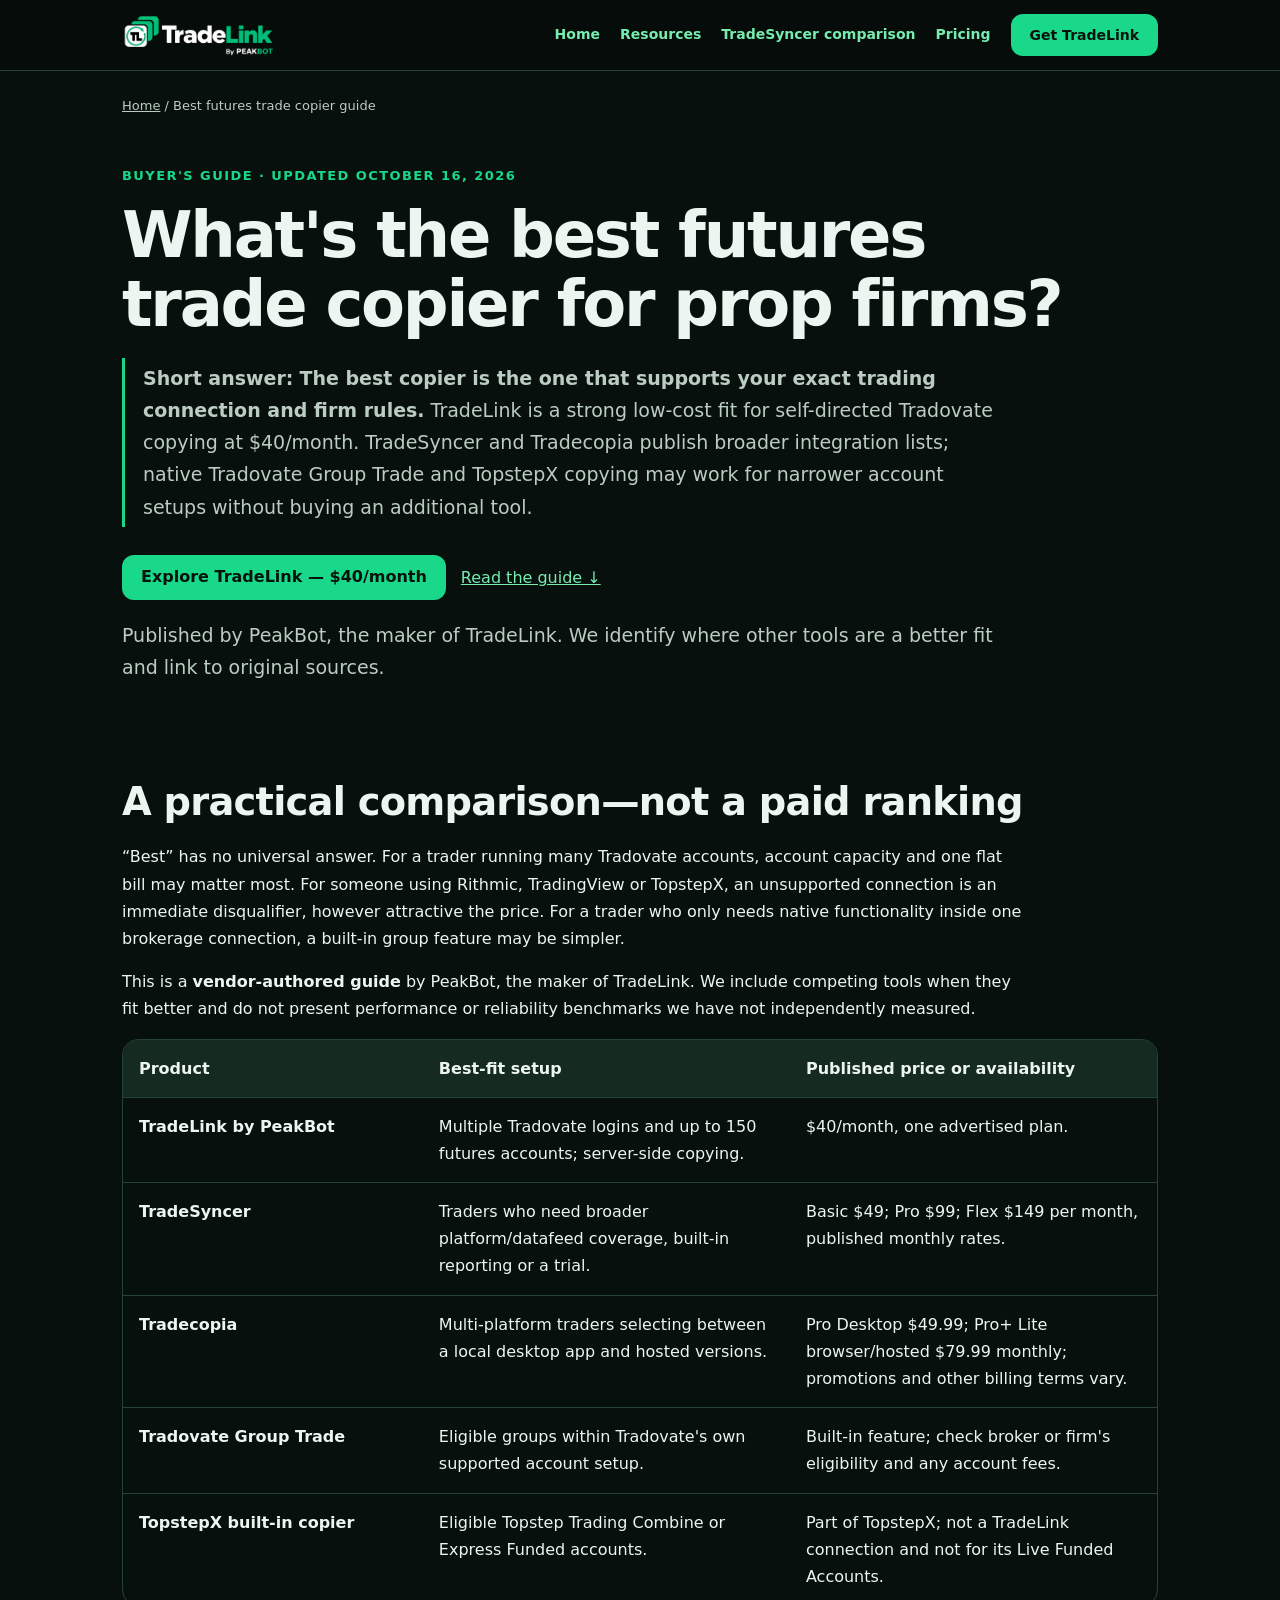
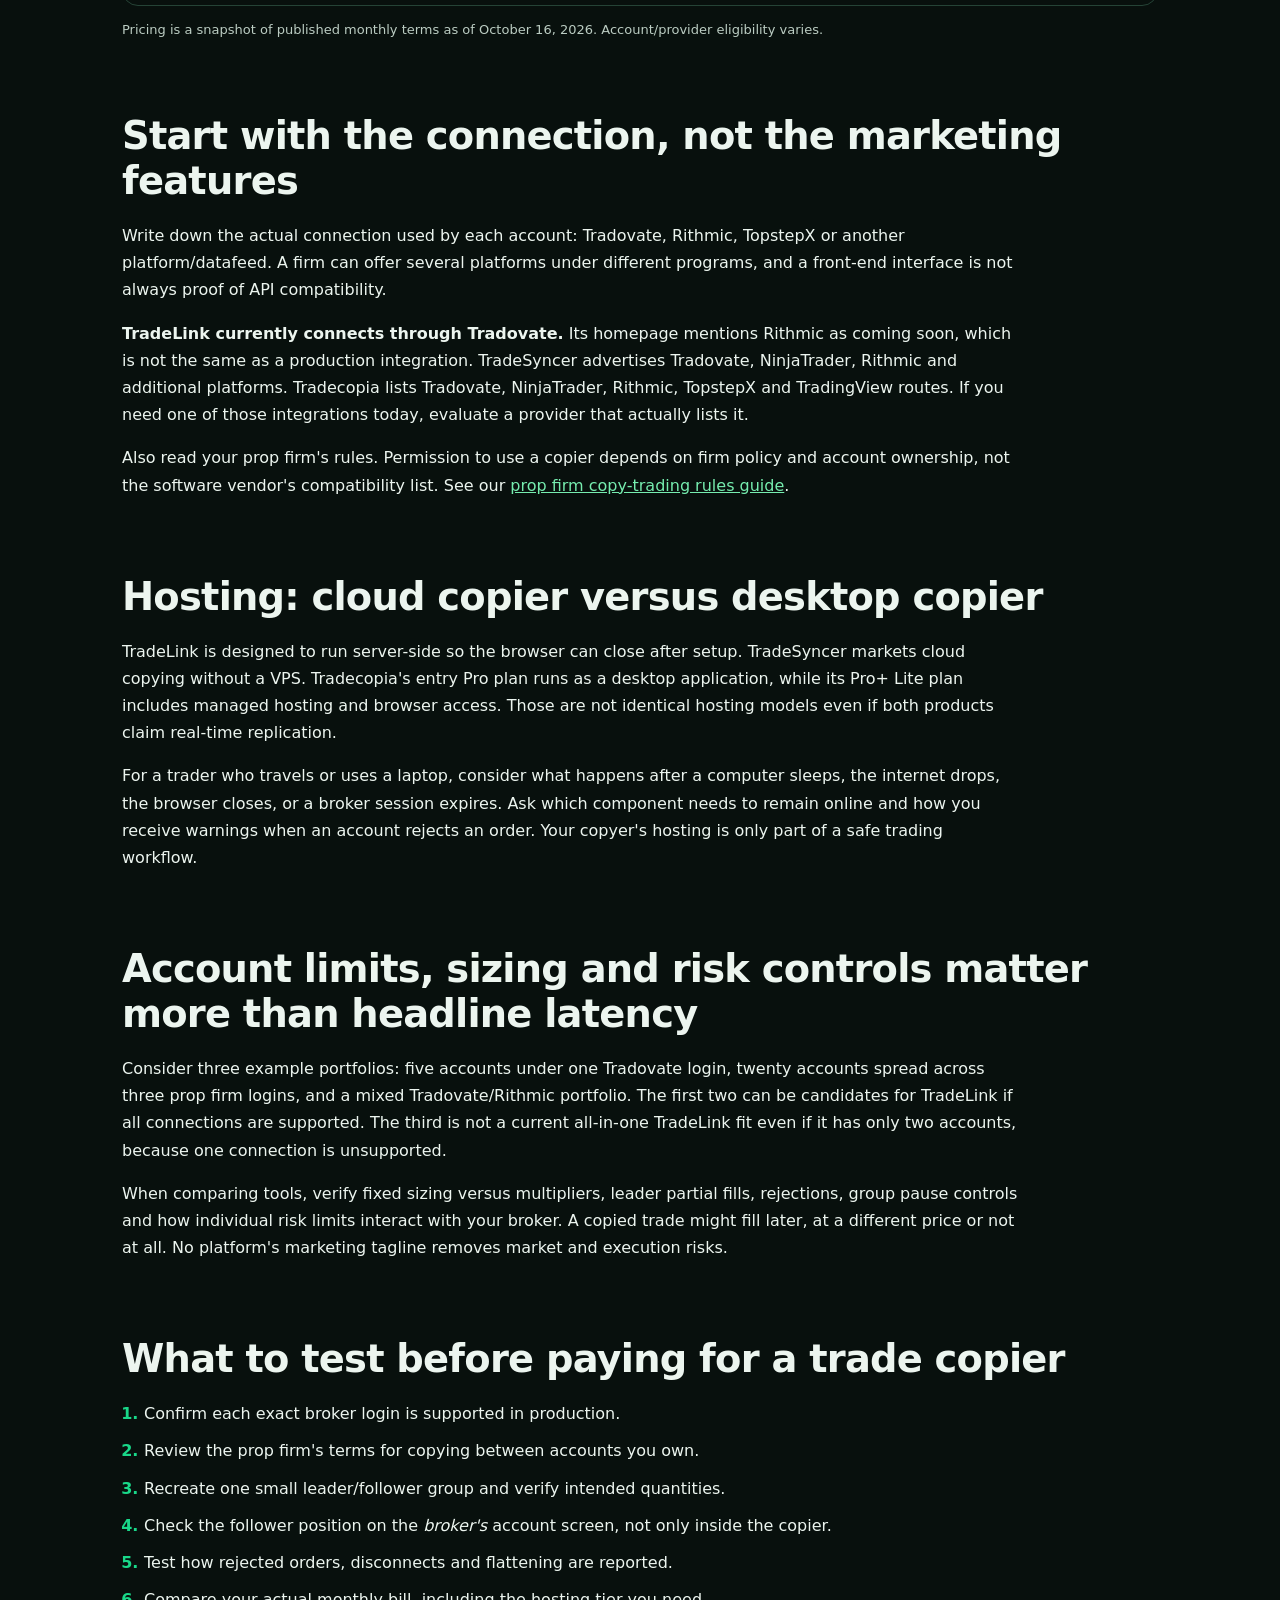
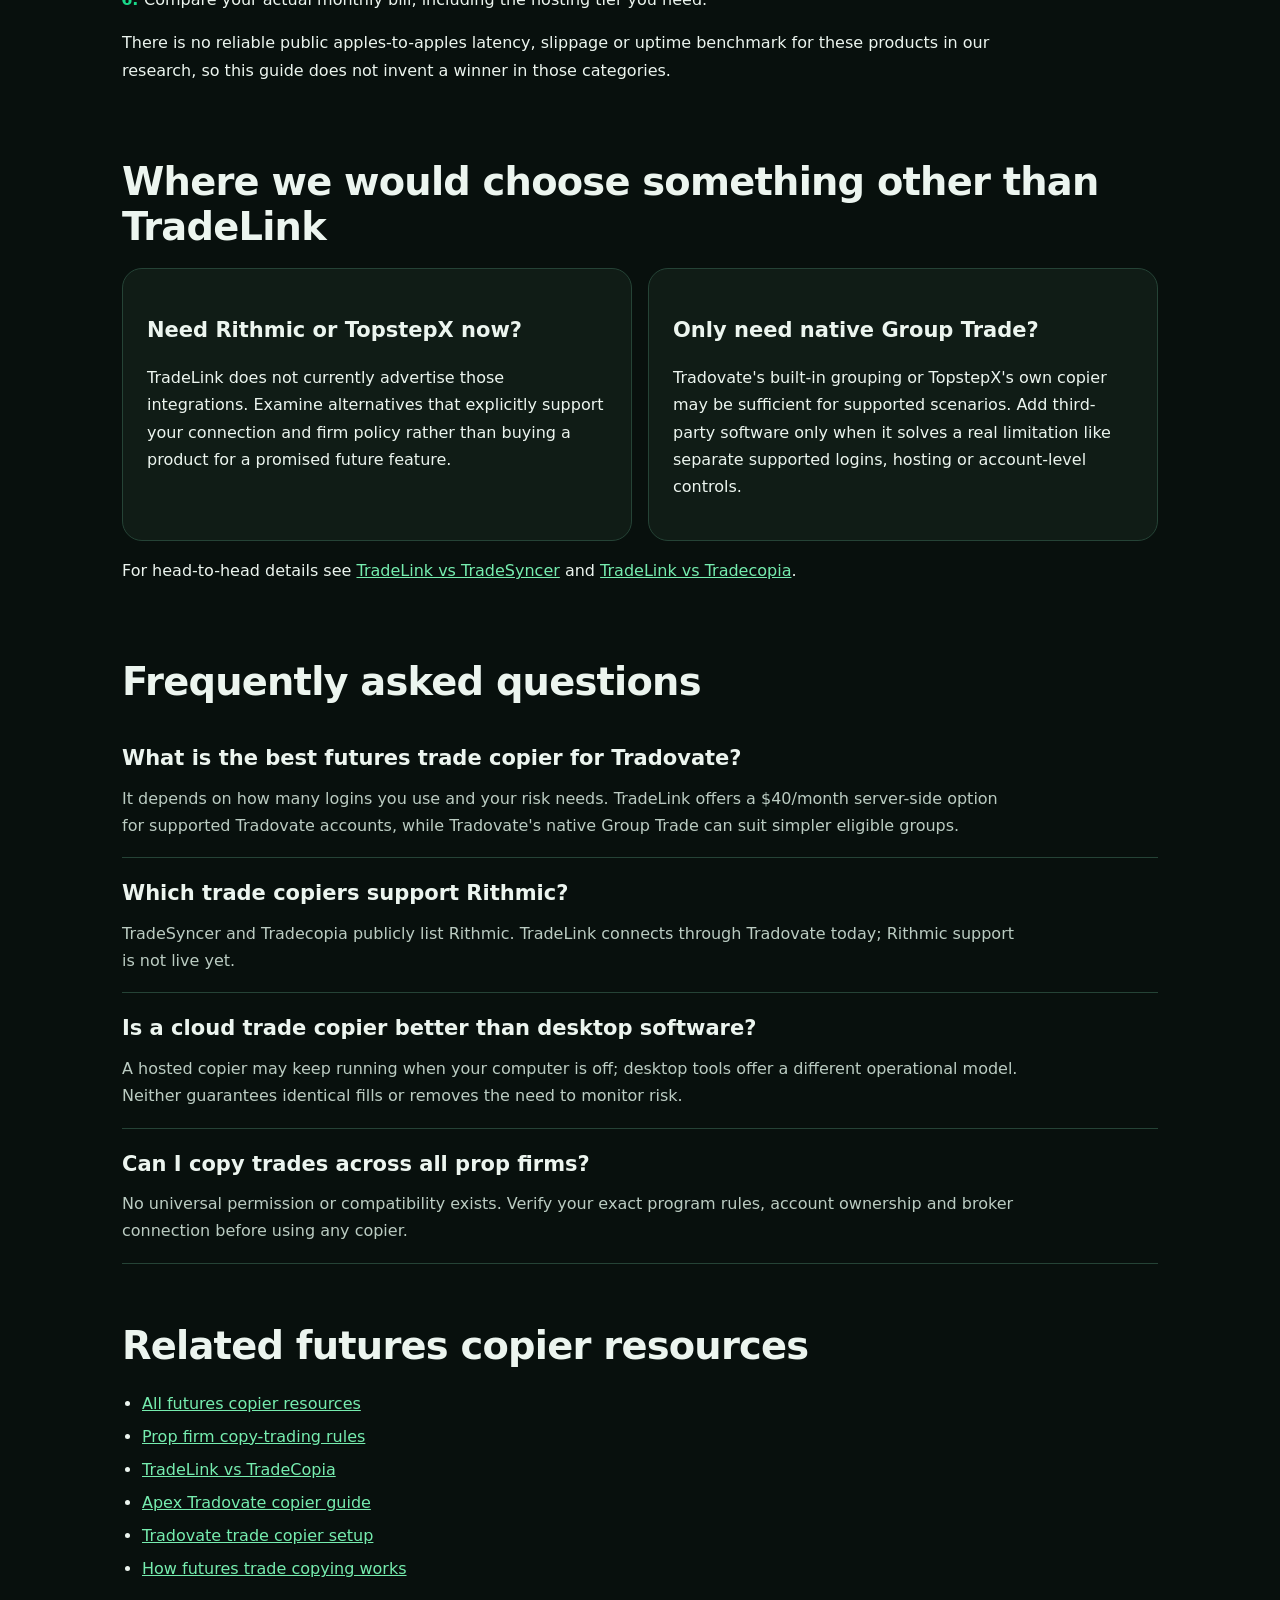
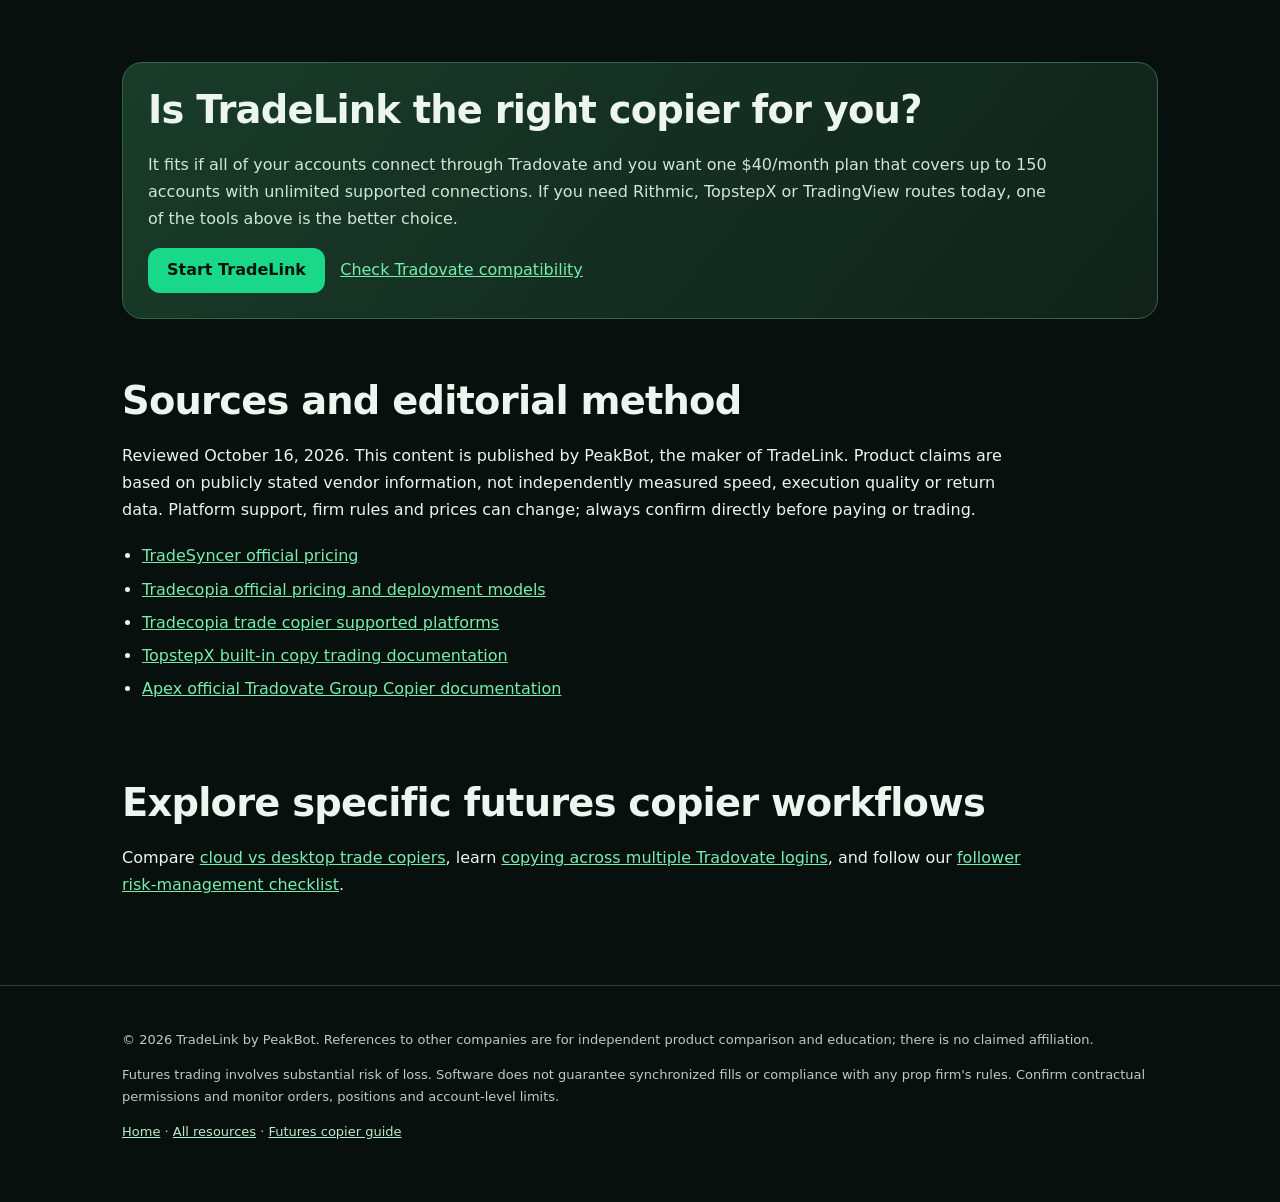
<file: best-futures-trade-copier/index.html>
<!doctype html>
<html lang="en" data-page-type="guide">
<head>
<meta charset="utf-8"><meta name="viewport" content="width=device-width, initial-scale=1">
<title>Best Futures Trade Copier for Prop Firms (2026): Real Comparison</title>
<meta name="description" content="Compare TradeLink, TradeSyncer, Tradecopia, Tradovate Group Trade and TopstepX copier by supported platform, pricing, hosting and trade-offs.">
<meta name="robots" content="index,follow,max-image-preview:large">
<link rel="canonical" href="https://usetradelink.com/best-futures-trade-copier/">
<link rel="icon" href="/assets/favicon-32.jpg"><link rel="apple-touch-icon" href="/assets/apple-touch-icon.jpg">
<link rel="stylesheet" href="/seo.css">
<meta property="og:type" content="article">
<meta property="og:site_name" content="TradeLink by PeakBot">
<meta property="og:title" content="What's the best futures trade copier for prop firms?">
<meta property="og:description" content="Compare TradeLink, TradeSyncer, Tradecopia, Tradovate Group Trade and TopstepX copier by supported platform, pricing, hosting and trade-offs.">
<meta property="og:url" content="https://usetradelink.com/best-futures-trade-copier/">
<meta property="og:image" content="https://usetradelink.com/assets/TradeLink_Social_Preview_1200x630.png">
<meta name="twitter:card" content="summary_large_image">
<script src="/tracking.js" async></script>
<script type="application/ld+json">{"@context":"https://schema.org","@graph":[{"@type":"Article","@id":"https://usetradelink.com/best-futures-trade-copier/#page","headline":"What's the best futures trade copier for prop firms?","name":"What's the best futures trade copier for prop firms?","description":"Compare TradeLink, TradeSyncer, Tradecopia, Tradovate Group Trade and TopstepX copier by supported platform, pricing, hosting and trade-offs.","url":"https://usetradelink.com/best-futures-trade-copier/","mainEntityOfPage":"https://usetradelink.com/best-futures-trade-copier/","inLanguage":"en","datePublished":"2026-10-16","dateModified":"2026-10-16","author":{"@type":"Organization","name":"PeakBot","url":"https://peakbot.com/"},"publisher":{"@type":"Organization","name":"PeakBot","url":"https://peakbot.com/"},"image":"https://usetradelink.com/assets/TradeLink_Social_Preview_1200x630.png"},{"@type":"BreadcrumbList","itemListElement":[{"@type":"ListItem","position":1,"name":"Home","item":"https://usetradelink.com/"},{"@type":"ListItem","position":2,"name":"Best futures trade copier guide","item":"https://usetradelink.com/best-futures-trade-copier/"}]},{"@type":"FAQPage","mainEntity":[{"@type":"Question","name":"What is the best futures trade copier for Tradovate?","acceptedAnswer":{"@type":"Answer","text":"It depends on how many logins you use and your risk needs. TradeLink offers a $40/month server-side option for supported Tradovate accounts, while Tradovate's native Group Trade can suit simpler eligible groups."}},{"@type":"Question","name":"Which trade copiers support Rithmic?","acceptedAnswer":{"@type":"Answer","text":"TradeSyncer and Tradecopia publicly list Rithmic. TradeLink connects through Tradovate today; Rithmic support is not live yet."}},{"@type":"Question","name":"Is a cloud trade copier better than desktop software?","acceptedAnswer":{"@type":"Answer","text":"A hosted copier may keep running when your computer is off; desktop tools offer a different operational model. Neither guarantees identical fills or removes the need to monitor risk."}},{"@type":"Question","name":"Can I copy trades across all prop firms?","acceptedAnswer":{"@type":"Answer","text":"No universal permission or compatibility exists. Verify your exact program rules, account ownership and broker connection before using any copier."}}]}]}</script>
</head>
<body>
<noscript><iframe src="https://www.googletagmanager.com/ns.html?id=GTM-NP74LT9B" height="0" width="0" style="display:none;visibility:hidden" title="Google Tag Manager"></iframe></noscript>
<a class="skip" href="#content">Skip to content</a>
<header class="top"><div class="wrap top-inner"><a class="brand" href="https://usetradelink.com/" aria-label="TradeLink home"><img src="/assets/logo.png" width="154" height="44" alt="TradeLink by PeakBot"></a><nav class="nav" aria-label="Main navigation"><a href="https://usetradelink.com/">Home</a><a href="/resources/">Resources</a><a href="/compare/tradelink-vs-tradesyncer/">TradeSyncer comparison</a><a href="/#pricing">Pricing</a><a class="button" data-cta="header" href="https://tlink.peakbot.com/checkout/price_1UDhh0BZsQfGLBPdlnScmYrH">Get TradeLink</a></nav></div></header>
<main id="content"><div class="wrap"><nav class="crumbs" aria-label="Breadcrumb"><a href="https://usetradelink.com/">Home</a> / Best futures trade copier guide</nav>
<section class="hero"><div class="eyebrow">Buyer's guide · Updated October 16, 2026</div><h1>What's the best futures trade copier for prop firms?</h1><p class="answer"><strong>Short answer:</strong> <strong>The best copier is the one that supports your exact trading connection and firm rules.</strong> TradeLink is a strong low-cost fit for self-directed Tradovate copying at $40/month. TradeSyncer and Tradecopia publish broader integration lists; native Tradovate Group Trade and TopstepX copying may work for narrower account setups without buying an additional tool.</p><div class="actions"><a class="button" data-cta="hero" href="https://tlink.peakbot.com/checkout/price_1UDhh0BZsQfGLBPdlnScmYrH">Explore TradeLink — $40/month</a><a href="#details">Read the guide ↓</a></div><p class="note">Published by PeakBot, the maker of TradeLink. We identify where other tools are a better fit and link to original sources.</p></section>
<div id="details"><section class="section"><h2>A practical comparison—not a paid ranking</h2><p>“Best” has no universal answer. For a trader running many Tradovate accounts, account capacity and one flat bill may matter most. For someone using Rithmic, TradingView or TopstepX, an unsupported connection is an immediate disqualifier, however attractive the price. For a trader who only needs native functionality inside one brokerage connection, a built-in group feature may be simpler.</p><p>This is a <strong>vendor-authored guide</strong> by PeakBot, the maker of TradeLink. We include competing tools when they fit better and do not present performance or reliability benchmarks we have not independently measured.</p><div class="table-scroll"><table><thead><tr><th>Product</th><th>Best-fit setup</th><th>Published price or availability</th></tr></thead><tbody><tr><td>TradeLink by PeakBot</td><td>Multiple Tradovate logins and up to 150 futures accounts; server-side copying.</td><td>$40/month, one advertised plan.</td></tr><tr><td>TradeSyncer</td><td>Traders who need broader platform/datafeed coverage, built-in reporting or a trial.</td><td>Basic $49; Pro $99; Flex $149 per month, published monthly rates.</td></tr><tr><td>Tradecopia</td><td>Multi-platform traders selecting between a local desktop app and hosted versions.</td><td>Pro Desktop $49.99; Pro+ Lite browser/hosted $79.99 monthly; promotions and other billing terms vary.</td></tr><tr><td>Tradovate Group Trade</td><td>Eligible groups within Tradovate's own supported account setup.</td><td>Built-in feature; check broker or firm's eligibility and any account fees.</td></tr><tr><td>TopstepX built-in copier</td><td>Eligible Topstep Trading Combine or Express Funded accounts.</td><td>Part of TopstepX; not a TradeLink connection and not for its Live Funded Accounts.</td></tr></tbody></table></div><p class="note">Pricing is a snapshot of published monthly terms as of October 16, 2026. Account/provider eligibility varies.</p></section>
<section class="section"><h2>Start with the connection, not the marketing features</h2><p>Write down the actual connection used by each account: Tradovate, Rithmic, TopstepX or another platform/datafeed. A firm can offer several platforms under different programs, and a front-end interface is not always proof of API compatibility.</p><p><strong>TradeLink currently connects through Tradovate.</strong> Its homepage mentions Rithmic as coming soon, which is not the same as a production integration. TradeSyncer advertises Tradovate, NinjaTrader, Rithmic and additional platforms. Tradecopia lists Tradovate, NinjaTrader, Rithmic, TopstepX and TradingView routes. If you need one of those integrations today, evaluate a provider that actually lists it.</p><p>Also read your prop firm's rules. Permission to use a copier depends on firm policy and account ownership, not the software vendor's compatibility list. See our <a href="/prop-firm-copy-trading/">prop firm copy-trading rules guide</a>.</p></section>
<section class="section"><h2>Hosting: cloud copier versus desktop copier</h2><p>TradeLink is designed to run server-side so the browser can close after setup. TradeSyncer markets cloud copying without a VPS. Tradecopia's entry Pro plan runs as a desktop application, while its Pro+ Lite plan includes managed hosting and browser access. Those are not identical hosting models even if both products claim real-time replication.</p><p>For a trader who travels or uses a laptop, consider what happens after a computer sleeps, the internet drops, the browser closes, or a broker session expires. Ask which component needs to remain online and how you receive warnings when an account rejects an order. Your copyer's hosting is only part of a safe trading workflow.</p></section>
<section class="section"><h2>Account limits, sizing and risk controls matter more than headline latency</h2><p>Consider three example portfolios: five accounts under one Tradovate login, twenty accounts spread across three prop firm logins, and a mixed Tradovate/Rithmic portfolio. The first two can be candidates for TradeLink if all connections are supported. The third is not a current all-in-one TradeLink fit even if it has only two accounts, because one connection is unsupported.</p><p>When comparing tools, verify fixed sizing versus multipliers, leader partial fills, rejections, group pause controls and how individual risk limits interact with your broker. A copied trade might fill later, at a different price or not at all. No platform's marketing tagline removes market and execution risks.</p></section>
<section class="section"><h2>What to test before paying for a trade copier</h2><ol class="steps"><li>Confirm each exact broker login is supported in production.</li><li>Review the prop firm's terms for copying between accounts you own.</li><li>Recreate one small leader/follower group and verify intended quantities.</li><li>Check the follower position on the <em>broker's</em> account screen, not only inside the copier.</li><li>Test how rejected orders, disconnects and flattening are reported.</li><li>Compare your actual monthly bill, including the hosting tier you need.</li></ol><p>There is no reliable public apples-to-apples latency, slippage or uptime benchmark for these products in our research, so this guide does not invent a winner in those categories.</p></section>
<section class="section"><h2>Where we would choose something other than TradeLink</h2><div class="grid-2"><div class="panel"><h3>Need Rithmic or TopstepX now?</h3><p>TradeLink does not currently advertise those integrations. Examine alternatives that explicitly support your connection and firm policy rather than buying a product for a promised future feature.</p></div><div class="panel"><h3>Only need native Group Trade?</h3><p>Tradovate's built-in grouping or TopstepX's own copier may be sufficient for supported scenarios. Add third-party software only when it solves a real limitation like separate supported logins, hosting or account-level controls.</p></div></div><p>For head-to-head details see <a href="/compare/tradelink-vs-tradesyncer/">TradeLink vs TradeSyncer</a> and <a href="/compare/tradelink-vs-tradecopia/">TradeLink vs Tradecopia</a>.</p></section></div>
<section class="section" id="faq"><h2>Frequently asked questions</h2><div class="faq-item"><h3>What is the best futures trade copier for Tradovate?</h3><p>It depends on how many logins you use and your risk needs. TradeLink offers a $40/month server-side option for supported Tradovate accounts, while Tradovate's native Group Trade can suit simpler eligible groups.</p></div><div class="faq-item"><h3>Which trade copiers support Rithmic?</h3><p>TradeSyncer and Tradecopia publicly list Rithmic. TradeLink connects through Tradovate today; Rithmic support is not live yet.</p></div><div class="faq-item"><h3>Is a cloud trade copier better than desktop software?</h3><p>A hosted copier may keep running when your computer is off; desktop tools offer a different operational model. Neither guarantees identical fills or removes the need to monitor risk.</p></div><div class="faq-item"><h3>Can I copy trades across all prop firms?</h3><p>No universal permission or compatibility exists. Verify your exact program rules, account ownership and broker connection before using any copier.</p></div></section>
<section class="section" id="related"><h2>Related futures copier resources</h2><ul class="source-list"><li><a href="/resources/">All futures copier resources</a></li><li><a href="/prop-firm-copy-trading/">Prop firm copy-trading rules</a></li><li><a href="/compare/tradelink-vs-tradecopia/">TradeLink vs TradeCopia</a></li><li><a href="/apex-tradovate-trade-copier/">Apex Tradovate copier guide</a></li><li><a href="/tradovate-trade-copier/">Tradovate trade copier setup</a></li><li><a href="/futures-trade-copier/">How futures trade copying works</a></li></ul></section>
<section class="section"><div class="callout"><h2>Is TradeLink the right copier for you?</h2><p>It fits if all of your accounts connect through Tradovate and you want one $40/month plan that covers up to 150 accounts with unlimited supported connections. If you need Rithmic, TopstepX or TradingView routes today, one of the tools above is the better choice.</p><a class="button" data-cta="footer-callout" href="https://tlink.peakbot.com/checkout/price_1UDhh0BZsQfGLBPdlnScmYrH">Start TradeLink</a> &nbsp; <a href="/tradovate-trade-copier/">Check Tradovate compatibility</a></div></section>
<section class="section" id="sources"><h2>Sources and editorial method</h2><p>Reviewed October 16, 2026. This content is published by PeakBot, the maker of TradeLink. Product claims are based on publicly stated vendor information, not independently measured speed, execution quality or return data. Platform support, firm rules and prices can change; always confirm directly before paying or trading.</p><ul class="source-list"><li><a href="https://tradesyncer.com/pricing/" rel="noopener noreferrer">TradeSyncer official pricing</a></li><li><a href="https://tradecopia.com/pricing" rel="noopener noreferrer">Tradecopia official pricing and deployment models</a></li><li><a href="https://tradecopia.com/trade-copier" rel="noopener noreferrer">Tradecopia trade copier supported platforms</a></li><li><a href="https://help.topstep.com/en/articles/14434175-topstepx" rel="noopener noreferrer">TopstepX built-in copy trading documentation</a></li><li><a href="https://apextraderfunding.com/help-center/tradovate/tradovate-group-copier/" rel="noopener noreferrer">Apex official Tradovate Group Copier documentation</a></li></ul></section>
</div><section class="section"><div class="wrap"><h2>Explore specific futures copier workflows</h2><p>Compare <a href="/cloud-futures-trade-copier/">cloud vs desktop trade copiers</a>, learn <a href="/tradovate-multiple-accounts/">copying across multiple Tradovate logins</a>, and follow our <a href="/futures-trade-copier-risk-management/">follower risk-management checklist</a>.</p></div></section></main>
<footer class="footer"><div class="wrap"><p>© 2026 TradeLink by PeakBot. References to other companies are for independent product comparison and education; there is no claimed affiliation.</p><p>Futures trading involves substantial risk of loss. Software does not guarantee synchronized fills or compliance with any prop firm's rules. Confirm contractual permissions and monitor orders, positions and account-level limits.</p><p><a href="https://usetradelink.com/">Home</a> · <a href="/resources/">All resources</a> · <a href="/futures-trade-copier/">Futures copier guide</a></p></div></footer>
</body></html>
</file>
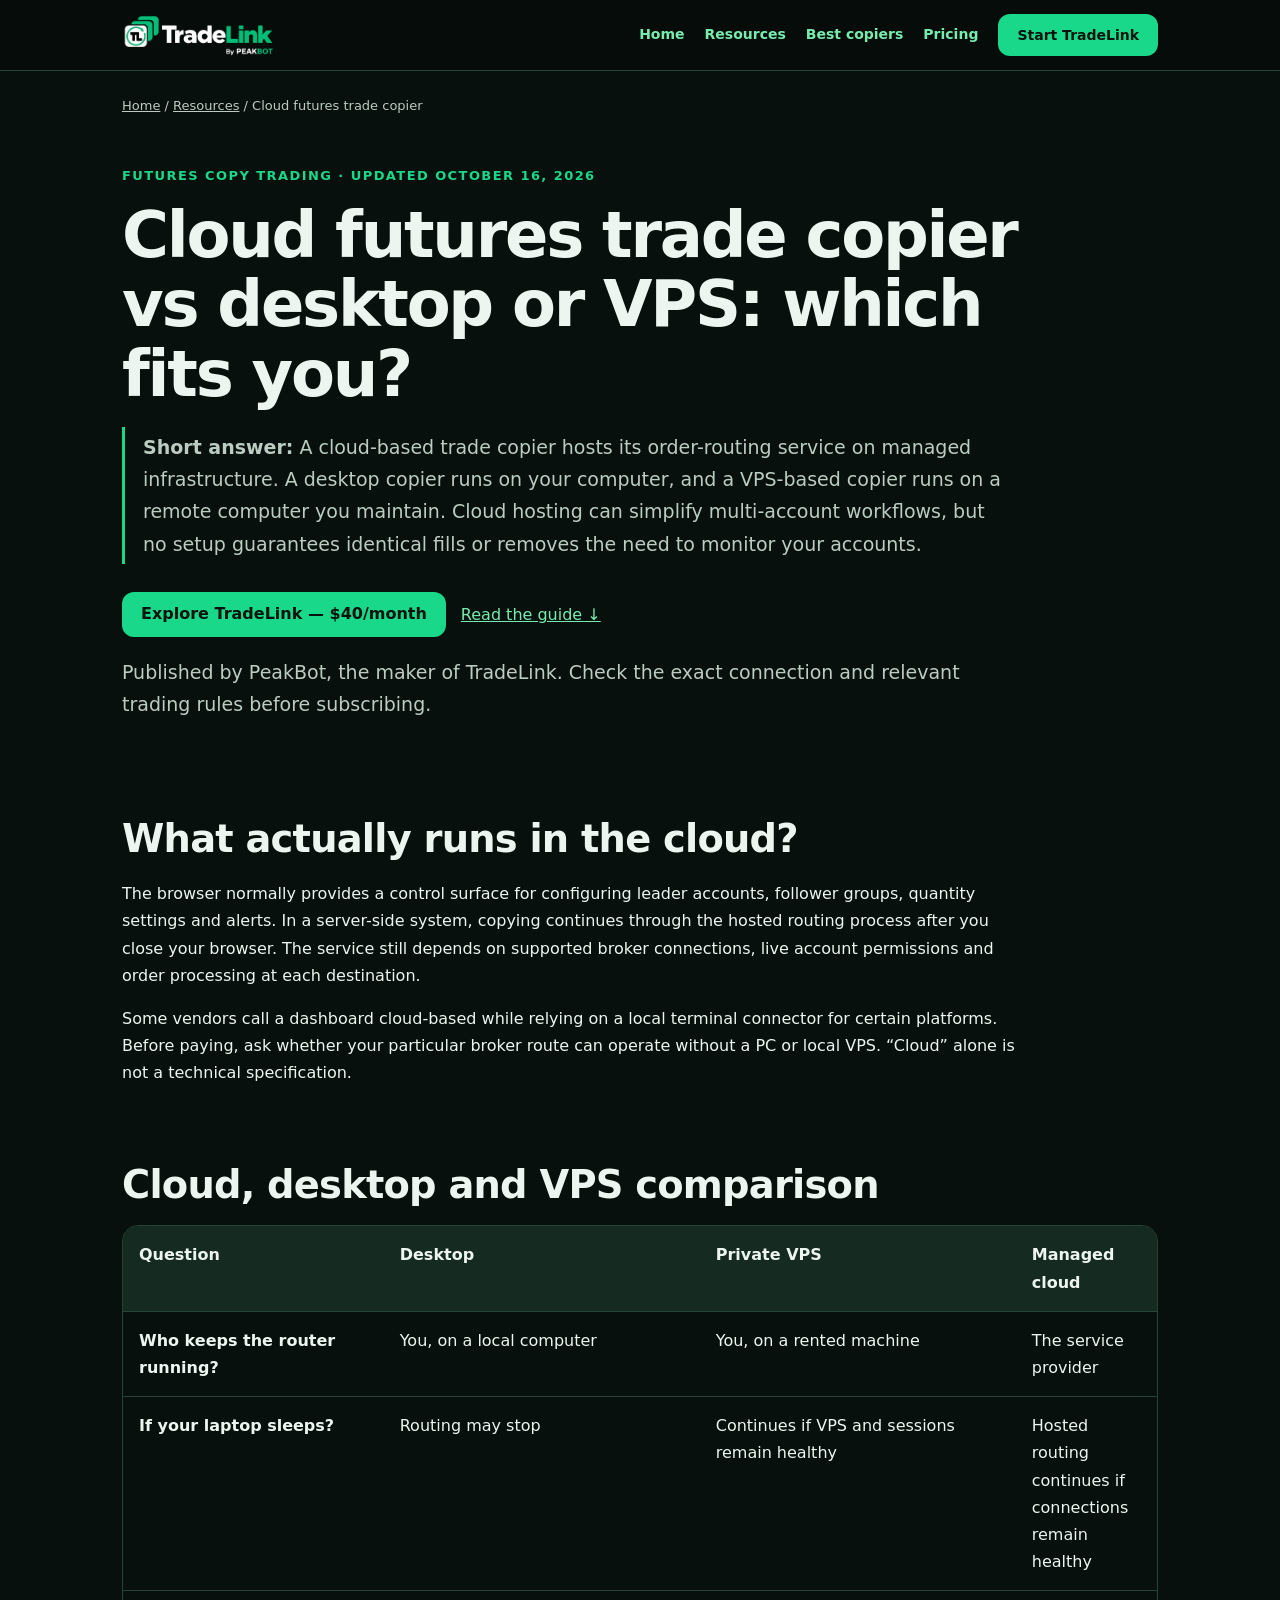
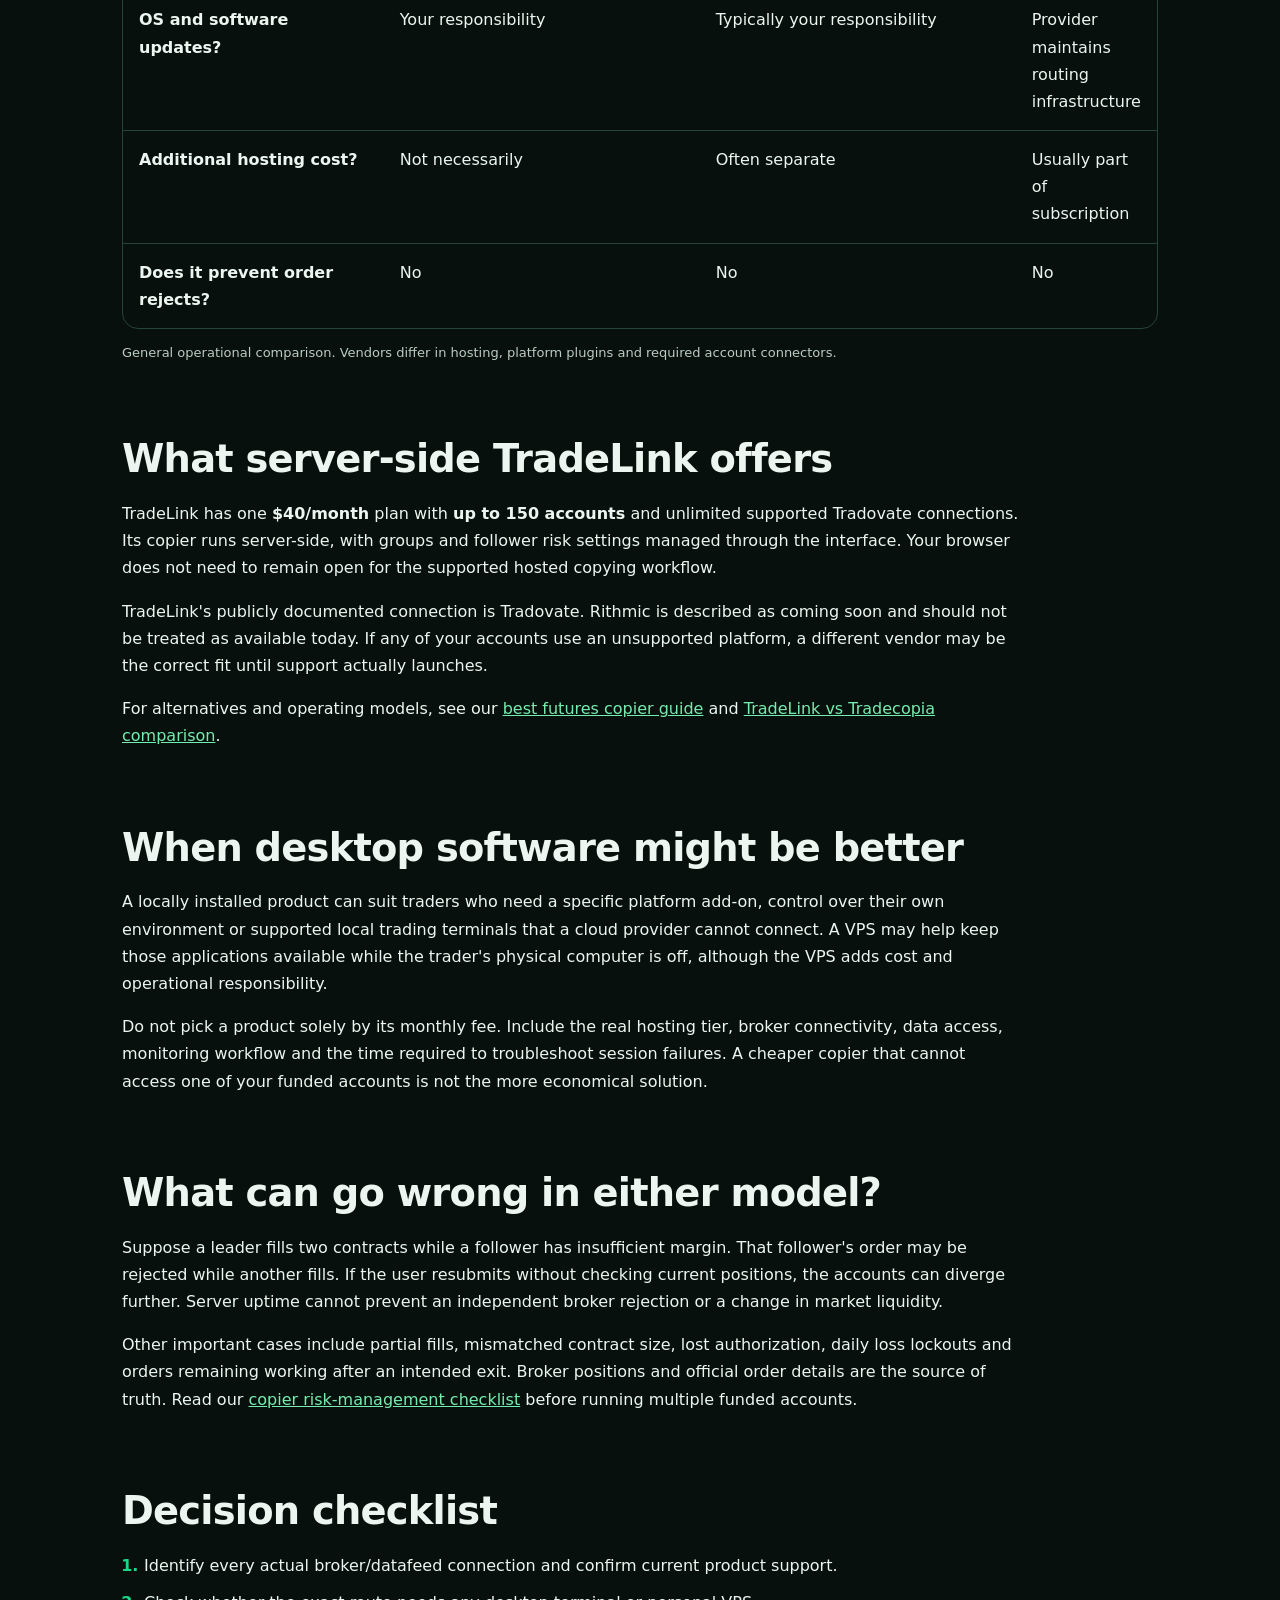
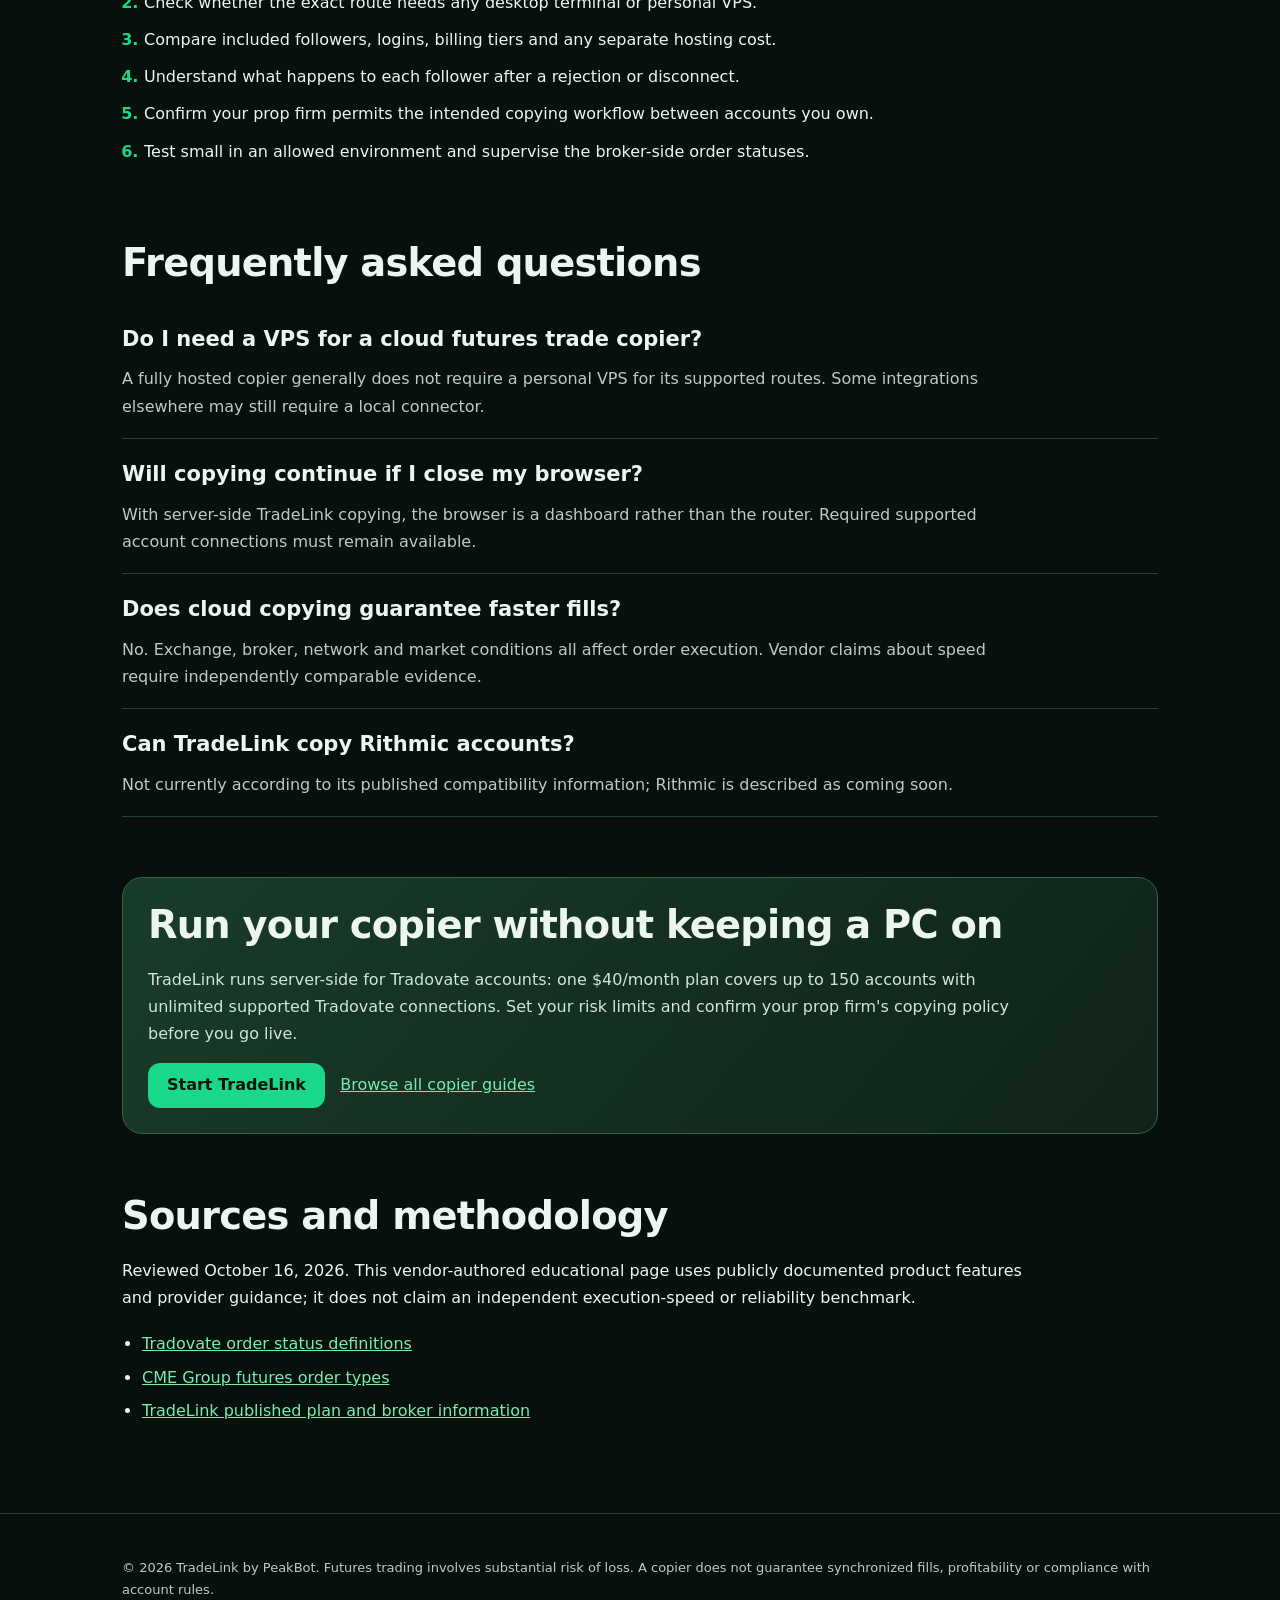
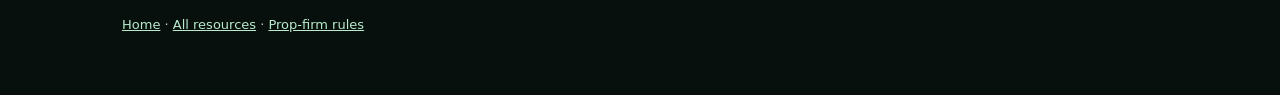
<file: cloud-futures-trade-copier/index.html>
<!doctype html><html lang="en" data-page-type="guide"><head><meta charset="utf-8"><meta name="viewport" content="width=device-width, initial-scale=1"><title>Cloud Futures Trade Copier vs Desktop/VPS: What Matters in 2026</title><meta name="description" content="Compare cloud-based futures copying with desktop and VPS tools. Understand broker connections, operating costs, reliability and follower order risks."><meta name="robots" content="index,follow,max-image-preview:large"><link rel="canonical" href="https://usetradelink.com/cloud-futures-trade-copier/"><link rel="icon" href="/assets/favicon-32.jpg"><link rel="apple-touch-icon" href="/assets/apple-touch-icon.jpg"><link rel="stylesheet" href="/seo.css"><meta property="og:type" content="article"><meta property="og:title" content="Cloud futures trade copier vs desktop or VPS: which fits you?"><meta property="og:description" content="Compare cloud-based futures copying with desktop and VPS tools. Understand broker connections, operating costs, reliability and follower order risks."><meta property="og:url" content="https://usetradelink.com/cloud-futures-trade-copier/"><meta property="og:image" content="https://usetradelink.com/assets/TradeLink_Social_Preview_1200x630.png"><meta name="twitter:card" content="summary_large_image"><script src="/tracking.js" async></script><script type="application/ld+json">{"@context":"https://schema.org","@graph":[{"@type":"Article","headline":"Cloud futures trade copier vs desktop or VPS: which fits you?","description":"Compare cloud-based futures copying with desktop and VPS tools. Understand broker connections, operating costs, reliability and follower order risks.","datePublished":"2026-10-16","dateModified":"2026-10-16","inLanguage":"en","mainEntityOfPage":"https://usetradelink.com/cloud-futures-trade-copier/","author":{"@type":"Organization","name":"PeakBot","url":"https://peakbot.com/"},"publisher":{"@type":"Organization","name":"PeakBot","url":"https://peakbot.com/"}},{"@type":"BreadcrumbList","itemListElement":[{"@type":"ListItem","position":1,"name":"Home","item":"https://usetradelink.com/"},{"@type":"ListItem","position":2,"name":"Resources","item":"https://usetradelink.com/resources/"},{"@type":"ListItem","position":3,"name":"Cloud futures trade copier","item":"https://usetradelink.com/cloud-futures-trade-copier/"}]},{"@type":"FAQPage","mainEntity":[{"@type":"Question","name":"Do I need a VPS for a cloud futures trade copier?","acceptedAnswer":{"@type":"Answer","text":"A fully hosted copier generally does not require a personal VPS for its supported routes. Some integrations elsewhere may still require a local connector."}},{"@type":"Question","name":"Will copying continue if I close my browser?","acceptedAnswer":{"@type":"Answer","text":"With server-side TradeLink copying, the browser is a dashboard rather than the router. Required supported account connections must remain available."}},{"@type":"Question","name":"Does cloud copying guarantee faster fills?","acceptedAnswer":{"@type":"Answer","text":"No. Exchange, broker, network and market conditions all affect order execution. Vendor claims about speed require independently comparable evidence."}},{"@type":"Question","name":"Can TradeLink copy Rithmic accounts?","acceptedAnswer":{"@type":"Answer","text":"Not currently according to its published compatibility information; Rithmic is described as coming soon."}}]}]}</script></head>
<body><noscript><iframe src="https://www.googletagmanager.com/ns.html?id=GTM-NP74LT9B" style="display:none" title="Google Tag Manager"></iframe></noscript><a class="skip" href="#content">Skip to content</a><header class="top"><div class="wrap top-inner"><a class="brand" href="https://usetradelink.com/" aria-label="TradeLink homepage"><img src="/assets/logo.png" width="154" height="44" alt="TradeLink by PeakBot"></a><nav class="nav" aria-label="Main navigation"><a href="https://usetradelink.com/">Home</a><a href="/resources/">Resources</a><a href="/best-futures-trade-copier/">Best copiers</a><a href="/#pricing">Pricing</a><a class="button" data-cta="header" href="https://tlink.peakbot.com/checkout/price_1UDhh0BZsQfGLBPdlnScmYrH">Start TradeLink</a></nav></div></header><main id="content"><div class="wrap"><nav class="crumbs" aria-label="Breadcrumb"><a href="https://usetradelink.com/">Home</a> / <a href="/resources/">Resources</a> / Cloud futures trade copier</nav><section class="hero"><div class="eyebrow">Futures copy trading · Updated October 16, 2026</div><h1>Cloud futures trade copier vs desktop or VPS: which fits you?</h1><p class="answer"><strong>Short answer:</strong> A cloud-based trade copier hosts its order-routing service on managed infrastructure. A desktop copier runs on your computer, and a VPS-based copier runs on a remote computer you maintain. Cloud hosting can simplify multi-account workflows, but no setup guarantees identical fills or removes the need to monitor your accounts.</p><div class="actions"><a class="button" data-cta="hero" href="https://tlink.peakbot.com/checkout/price_1UDhh0BZsQfGLBPdlnScmYrH">Explore TradeLink — $40/month</a><a href="#details">Read the guide ↓</a></div><p class="note">Published by PeakBot, the maker of TradeLink. Check the exact connection and relevant trading rules before subscribing.</p></section>
<section class="section" id="details"><h2>What actually runs in the cloud?</h2><p>The browser normally provides a control surface for configuring leader accounts, follower groups, quantity settings and alerts. In a server-side system, copying continues through the hosted routing process after you close your browser. The service still depends on supported broker connections, live account permissions and order processing at each destination.</p><p>Some vendors call a dashboard cloud-based while relying on a local terminal connector for certain platforms. Before paying, ask whether your particular broker route can operate without a PC or local VPS. “Cloud” alone is not a technical specification.</p></section>
<section class="section"><h2>Cloud, desktop and VPS comparison</h2><div class="table-scroll"><table><thead><tr><th>Question</th><th>Desktop</th><th>Private VPS</th><th>Managed cloud</th></tr></thead><tbody><tr><td>Who keeps the router running?</td><td>You, on a local computer</td><td>You, on a rented machine</td><td>The service provider</td></tr><tr><td>If your laptop sleeps?</td><td>Routing may stop</td><td>Continues if VPS and sessions remain healthy</td><td>Hosted routing continues if connections remain healthy</td></tr><tr><td>OS and software updates?</td><td>Your responsibility</td><td>Typically your responsibility</td><td>Provider maintains routing infrastructure</td></tr><tr><td>Additional hosting cost?</td><td>Not necessarily</td><td>Often separate</td><td>Usually part of subscription</td></tr><tr><td>Does it prevent order rejects?</td><td>No</td><td>No</td><td>No</td></tr></tbody></table></div><p class="note">General operational comparison. Vendors differ in hosting, platform plugins and required account connectors.</p></section>
<section class="section"><h2>What server-side TradeLink offers</h2><p>TradeLink has one <strong>$40/month</strong> plan with <strong>up to 150 accounts</strong> and unlimited supported Tradovate connections. Its copier runs server-side, with groups and follower risk settings managed through the interface. Your browser does not need to remain open for the supported hosted copying workflow.</p><p>TradeLink's publicly documented connection is Tradovate. Rithmic is described as coming soon and should not be treated as available today. If any of your accounts use an unsupported platform, a different vendor may be the correct fit until support actually launches.</p><p>For alternatives and operating models, see our <a href="/best-futures-trade-copier/">best futures copier guide</a> and <a href="/compare/tradelink-vs-tradecopia/">TradeLink vs Tradecopia comparison</a>.</p></section>
<section class="section"><h2>When desktop software might be better</h2><p>A locally installed product can suit traders who need a specific platform add-on, control over their own environment or supported local trading terminals that a cloud provider cannot connect. A VPS may help keep those applications available while the trader's physical computer is off, although the VPS adds cost and operational responsibility.</p><p>Do not pick a product solely by its monthly fee. Include the real hosting tier, broker connectivity, data access, monitoring workflow and the time required to troubleshoot session failures. A cheaper copier that cannot access one of your funded accounts is not the more economical solution.</p></section>
<section class="section"><h2>What can go wrong in either model?</h2><p>Suppose a leader fills two contracts while a follower has insufficient margin. That follower's order may be rejected while another fills. If the user resubmits without checking current positions, the accounts can diverge further. Server uptime cannot prevent an independent broker rejection or a change in market liquidity.</p><p>Other important cases include partial fills, mismatched contract size, lost authorization, daily loss lockouts and orders remaining working after an intended exit. Broker positions and official order details are the source of truth. Read our <a href="/futures-trade-copier-risk-management/">copier risk-management checklist</a> before running multiple funded accounts.</p></section>
<section class="section"><h2>Decision checklist</h2><ol class="steps"><li>Identify every actual broker/datafeed connection and confirm current product support.</li><li>Check whether the exact route needs any desktop terminal or personal VPS.</li><li>Compare included followers, logins, billing tiers and any separate hosting cost.</li><li>Understand what happens to each follower after a rejection or disconnect.</li><li>Confirm your prop firm permits the intended copying workflow between accounts you own.</li><li>Test small in an allowed environment and supervise the broker-side order statuses.</li></ol></section><section class="section" id="faq"><h2>Frequently asked questions</h2><div class="faq-item"><h3>Do I need a VPS for a cloud futures trade copier?</h3><p>A fully hosted copier generally does not require a personal VPS for its supported routes. Some integrations elsewhere may still require a local connector.</p></div><div class="faq-item"><h3>Will copying continue if I close my browser?</h3><p>With server-side TradeLink copying, the browser is a dashboard rather than the router. Required supported account connections must remain available.</p></div><div class="faq-item"><h3>Does cloud copying guarantee faster fills?</h3><p>No. Exchange, broker, network and market conditions all affect order execution. Vendor claims about speed require independently comparable evidence.</p></div><div class="faq-item"><h3>Can TradeLink copy Rithmic accounts?</h3><p>Not currently according to its published compatibility information; Rithmic is described as coming soon.</p></div></section><section class="section"><div class="callout"><h2>Run your copier without keeping a PC on</h2><p>TradeLink runs server-side for Tradovate accounts: one $40/month plan covers up to 150 accounts with unlimited supported Tradovate connections. Set your risk limits and confirm your prop firm's copying policy before you go live.</p><a class="button" data-cta="footer-callout" href="https://tlink.peakbot.com/checkout/price_1UDhh0BZsQfGLBPdlnScmYrH">Start TradeLink</a> &nbsp; <a href="/resources/">Browse all copier guides</a></div></section><section class="section" id="sources"><h2>Sources and methodology</h2><p>Reviewed October 16, 2026. This vendor-authored educational page uses publicly documented product features and provider guidance; it does not claim an independent execution-speed or reliability benchmark.</p><ul class="source-list"><li><a href="https://tradovate.zendesk.com/hc/en-us/articles/219454917-What-do-different-order-statuses-mean" rel="noopener noreferrer">Tradovate order status definitions</a></li><li><a href="https://www.cmegroup.com/education/courses/futures-trading-mechanics-and-regulation/futures-order-types" rel="noopener noreferrer">CME Group futures order types</a></li><li><a href="https://usetradelink.com/" rel="noopener noreferrer">TradeLink published plan and broker information</a></li></ul></section></div></main><footer class="footer"><div class="wrap"><p>© 2026 TradeLink by PeakBot. Futures trading involves substantial risk of loss. A copier does not guarantee synchronized fills, profitability or compliance with account rules.</p><p><a href="https://usetradelink.com/">Home</a> · <a href="/resources/">All resources</a> · <a href="/prop-firm-copy-trading/">Prop-firm rules</a></p></div></footer></body></html>
</file>
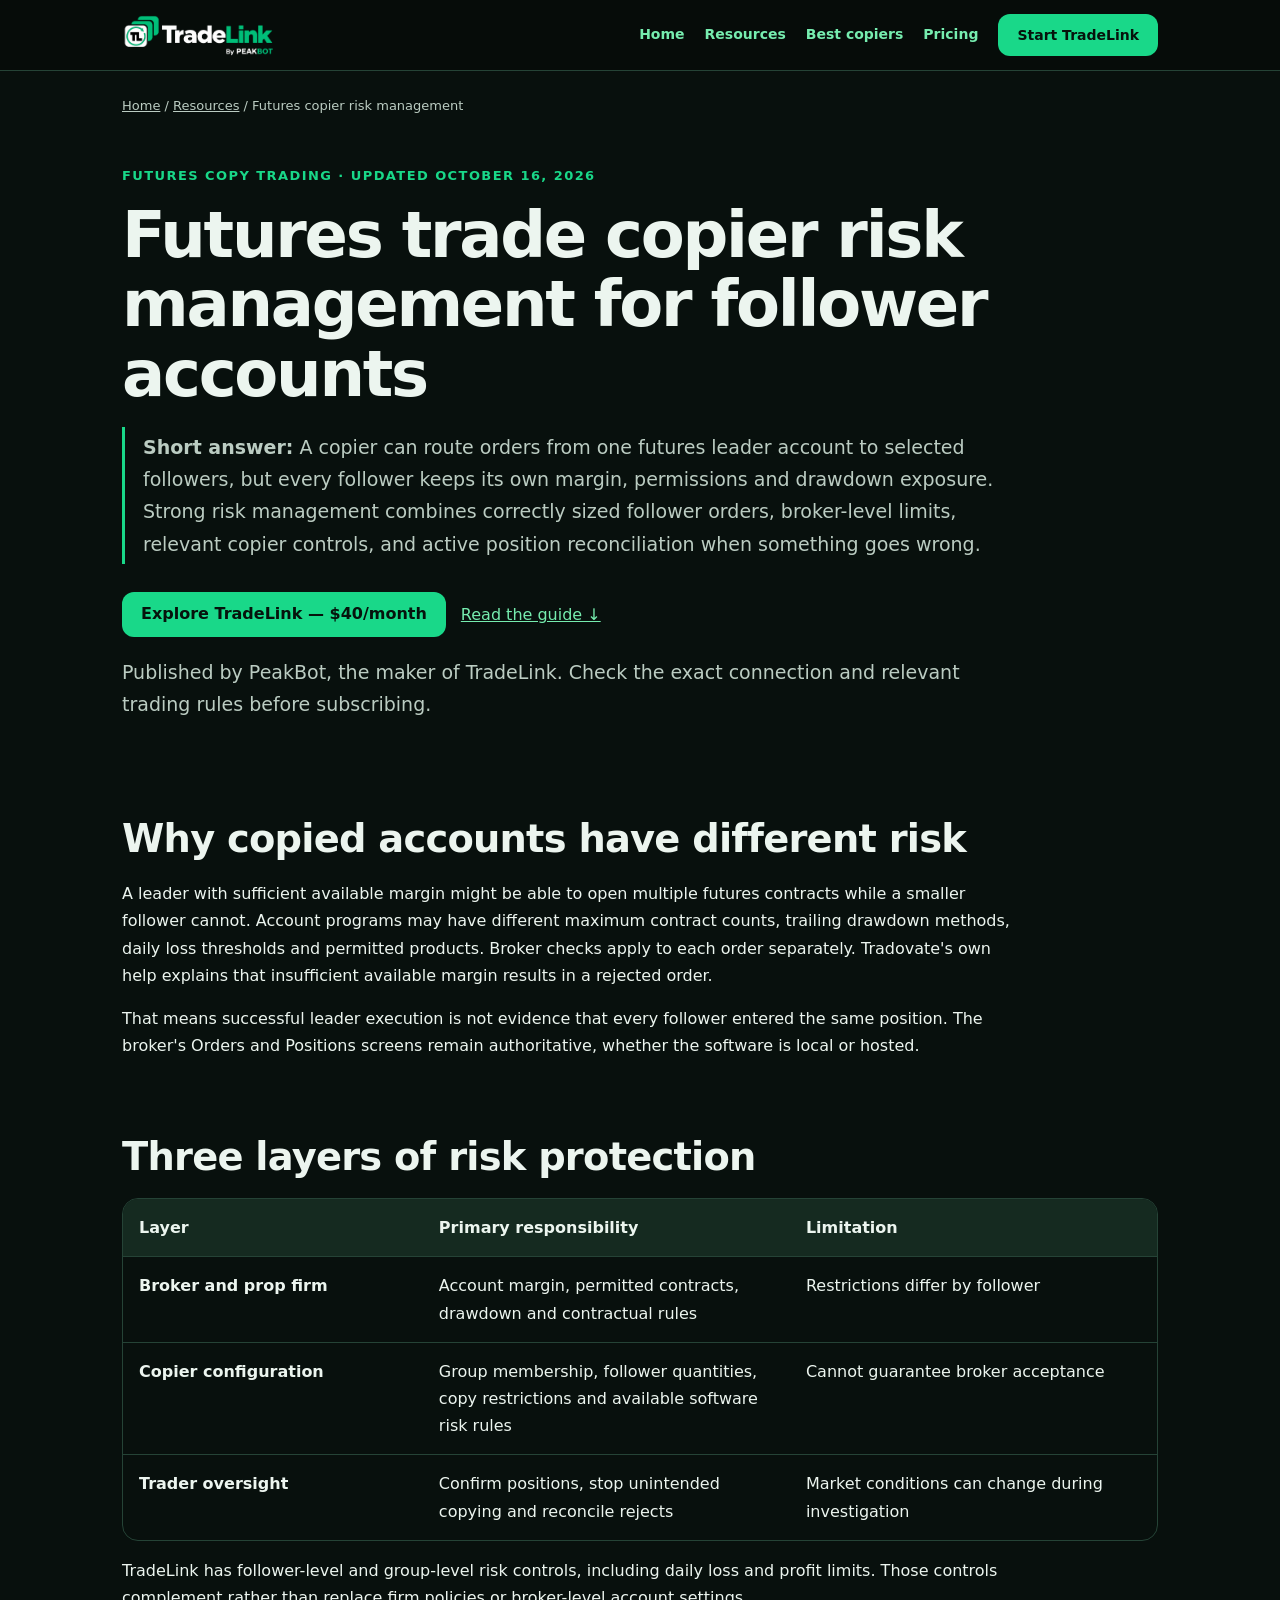
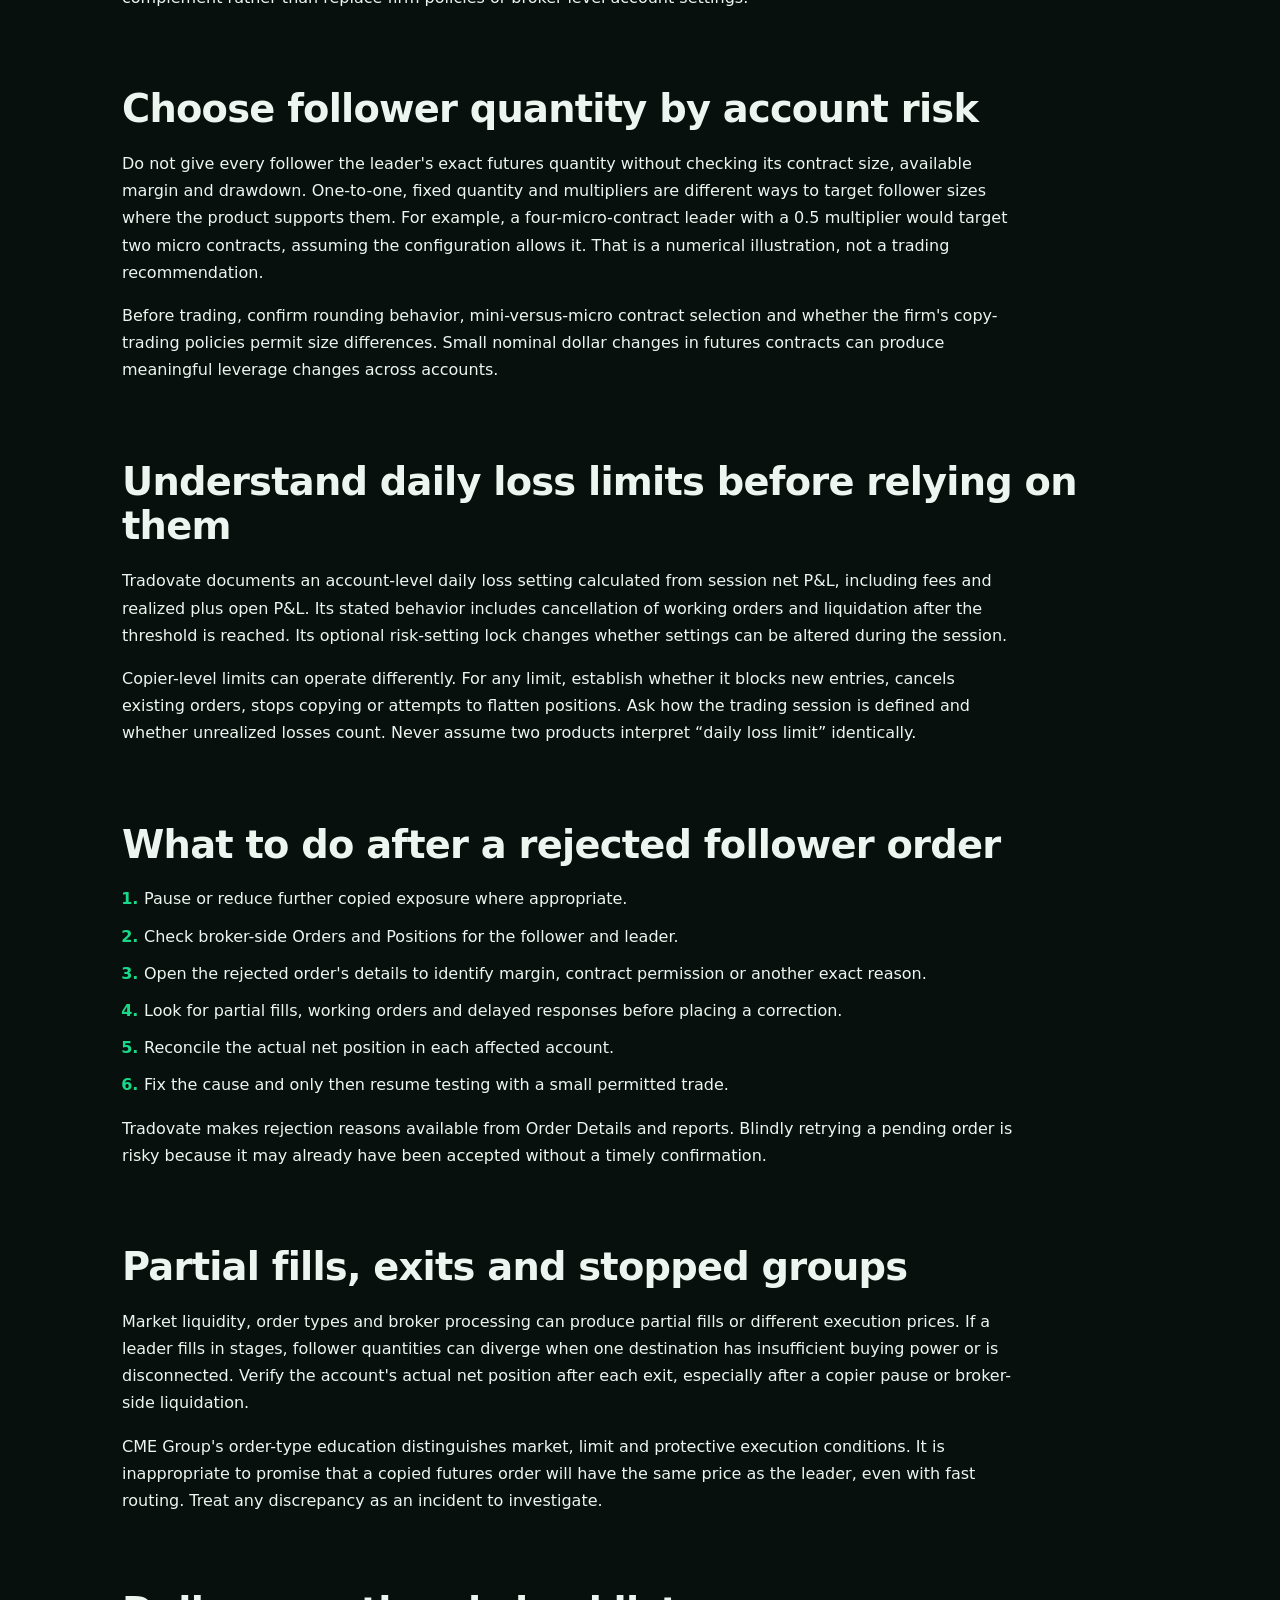
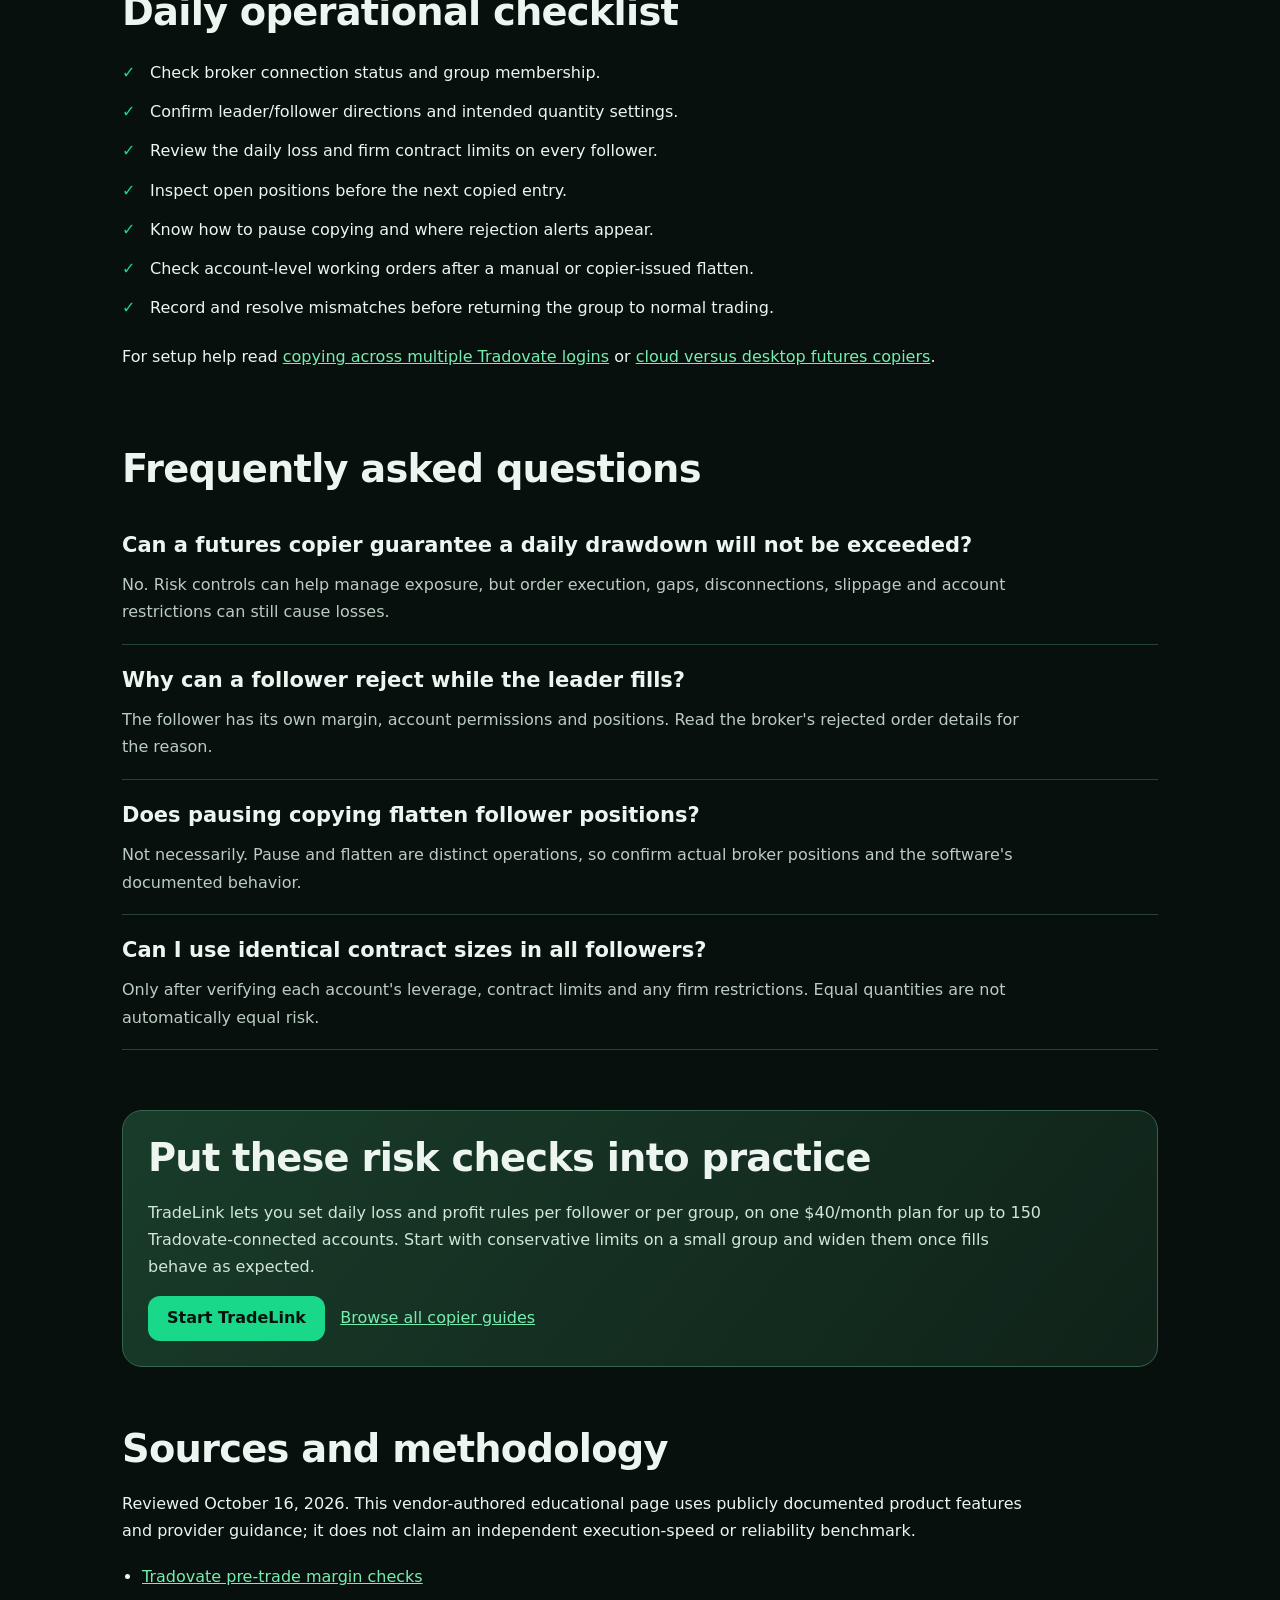
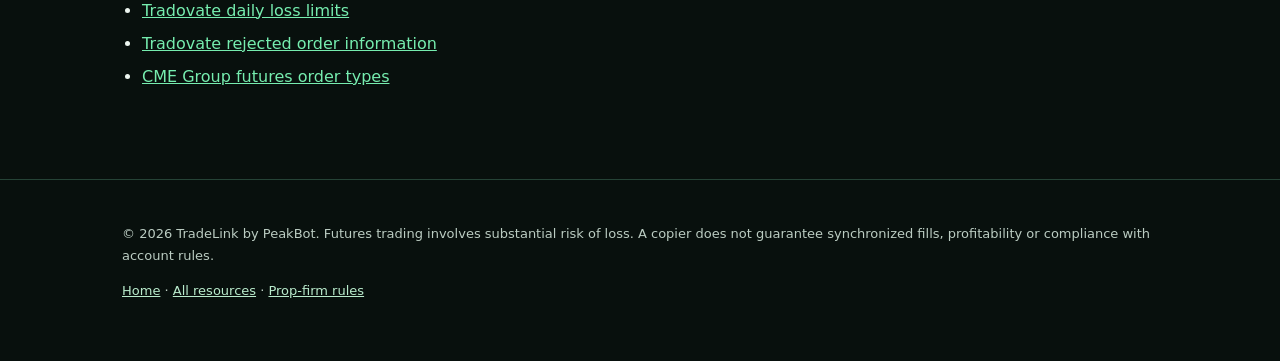
<file: futures-trade-copier-risk-management/index.html>
<!doctype html><html lang="en" data-page-type="guide"><head><meta charset="utf-8"><meta name="viewport" content="width=device-width, initial-scale=1"><title>Futures Trade Copier Risk Management: Rejections, Stops &amp; Limits</title><meta name="description" content="A practical checklist for futures trade copier risk controls, daily loss limits, follower sizes, partial fills, rejected orders and account reconciliation."><meta name="robots" content="index,follow,max-image-preview:large"><link rel="canonical" href="https://usetradelink.com/futures-trade-copier-risk-management/"><link rel="icon" href="/assets/favicon-32.jpg"><link rel="apple-touch-icon" href="/assets/apple-touch-icon.jpg"><link rel="stylesheet" href="/seo.css"><meta property="og:type" content="article"><meta property="og:title" content="Futures trade copier risk management for follower accounts"><meta property="og:description" content="A practical checklist for futures trade copier risk controls, daily loss limits, follower sizes, partial fills, rejected orders and account reconciliation."><meta property="og:url" content="https://usetradelink.com/futures-trade-copier-risk-management/"><meta property="og:image" content="https://usetradelink.com/assets/TradeLink_Social_Preview_1200x630.png"><meta name="twitter:card" content="summary_large_image"><script src="/tracking.js" async></script><script type="application/ld+json">{"@context":"https://schema.org","@graph":[{"@type":"Article","headline":"Futures trade copier risk management for follower accounts","description":"A practical checklist for futures trade copier risk controls, daily loss limits, follower sizes, partial fills, rejected orders and account reconciliation.","datePublished":"2026-10-16","dateModified":"2026-10-16","inLanguage":"en","mainEntityOfPage":"https://usetradelink.com/futures-trade-copier-risk-management/","author":{"@type":"Organization","name":"PeakBot","url":"https://peakbot.com/"},"publisher":{"@type":"Organization","name":"PeakBot","url":"https://peakbot.com/"}},{"@type":"BreadcrumbList","itemListElement":[{"@type":"ListItem","position":1,"name":"Home","item":"https://usetradelink.com/"},{"@type":"ListItem","position":2,"name":"Resources","item":"https://usetradelink.com/resources/"},{"@type":"ListItem","position":3,"name":"Futures copier risk management","item":"https://usetradelink.com/futures-trade-copier-risk-management/"}]},{"@type":"FAQPage","mainEntity":[{"@type":"Question","name":"Can a futures copier guarantee a daily drawdown will not be exceeded?","acceptedAnswer":{"@type":"Answer","text":"No. Risk controls can help manage exposure, but order execution, gaps, disconnections, slippage and account restrictions can still cause losses."}},{"@type":"Question","name":"Why can a follower reject while the leader fills?","acceptedAnswer":{"@type":"Answer","text":"The follower has its own margin, account permissions and positions. Read the broker's rejected order details for the reason."}},{"@type":"Question","name":"Does pausing copying flatten follower positions?","acceptedAnswer":{"@type":"Answer","text":"Not necessarily. Pause and flatten are distinct operations, so confirm actual broker positions and the software's documented behavior."}},{"@type":"Question","name":"Can I use identical contract sizes in all followers?","acceptedAnswer":{"@type":"Answer","text":"Only after verifying each account's leverage, contract limits and any firm restrictions. Equal quantities are not automatically equal risk."}}]}]}</script></head>
<body><noscript><iframe src="https://www.googletagmanager.com/ns.html?id=GTM-NP74LT9B" style="display:none" title="Google Tag Manager"></iframe></noscript><a class="skip" href="#content">Skip to content</a><header class="top"><div class="wrap top-inner"><a class="brand" href="https://usetradelink.com/" aria-label="TradeLink homepage"><img src="/assets/logo.png" width="154" height="44" alt="TradeLink by PeakBot"></a><nav class="nav" aria-label="Main navigation"><a href="https://usetradelink.com/">Home</a><a href="/resources/">Resources</a><a href="/best-futures-trade-copier/">Best copiers</a><a href="/#pricing">Pricing</a><a class="button" data-cta="header" href="https://tlink.peakbot.com/checkout/price_1UDhh0BZsQfGLBPdlnScmYrH">Start TradeLink</a></nav></div></header><main id="content"><div class="wrap"><nav class="crumbs" aria-label="Breadcrumb"><a href="https://usetradelink.com/">Home</a> / <a href="/resources/">Resources</a> / Futures copier risk management</nav><section class="hero"><div class="eyebrow">Futures copy trading · Updated October 16, 2026</div><h1>Futures trade copier risk management for follower accounts</h1><p class="answer"><strong>Short answer:</strong> A copier can route orders from one futures leader account to selected followers, but every follower keeps its own margin, permissions and drawdown exposure. Strong risk management combines correctly sized follower orders, broker-level limits, relevant copier controls, and active position reconciliation when something goes wrong.</p><div class="actions"><a class="button" data-cta="hero" href="https://tlink.peakbot.com/checkout/price_1UDhh0BZsQfGLBPdlnScmYrH">Explore TradeLink — $40/month</a><a href="#details">Read the guide ↓</a></div><p class="note">Published by PeakBot, the maker of TradeLink. Check the exact connection and relevant trading rules before subscribing.</p></section>
<section class="section" id="details"><h2>Why copied accounts have different risk</h2><p>A leader with sufficient available margin might be able to open multiple futures contracts while a smaller follower cannot. Account programs may have different maximum contract counts, trailing drawdown methods, daily loss thresholds and permitted products. Broker checks apply to each order separately. Tradovate's own help explains that insufficient available margin results in a rejected order.</p><p>That means successful leader execution is not evidence that every follower entered the same position. The broker's Orders and Positions screens remain authoritative, whether the software is local or hosted.</p></section>
<section class="section"><h2>Three layers of risk protection</h2><div class="table-scroll"><table><thead><tr><th>Layer</th><th>Primary responsibility</th><th>Limitation</th></tr></thead><tbody><tr><td>Broker and prop firm</td><td>Account margin, permitted contracts, drawdown and contractual rules</td><td>Restrictions differ by follower</td></tr><tr><td>Copier configuration</td><td>Group membership, follower quantities, copy restrictions and available software risk rules</td><td>Cannot guarantee broker acceptance</td></tr><tr><td>Trader oversight</td><td>Confirm positions, stop unintended copying and reconcile rejects</td><td>Market conditions can change during investigation</td></tr></tbody></table></div><p>TradeLink has follower-level and group-level risk controls, including daily loss and profit limits. Those controls complement rather than replace firm policies or broker-level account settings.</p></section>
<section class="section"><h2>Choose follower quantity by account risk</h2><p>Do not give every follower the leader's exact futures quantity without checking its contract size, available margin and drawdown. One-to-one, fixed quantity and multipliers are different ways to target follower sizes where the product supports them. For example, a four-micro-contract leader with a 0.5 multiplier would target two micro contracts, assuming the configuration allows it. That is a numerical illustration, not a trading recommendation.</p><p>Before trading, confirm rounding behavior, mini-versus-micro contract selection and whether the firm's copy-trading policies permit size differences. Small nominal dollar changes in futures contracts can produce meaningful leverage changes across accounts.</p></section>
<section class="section"><h2>Understand daily loss limits before relying on them</h2><p>Tradovate documents an account-level daily loss setting calculated from session net P&amp;L, including fees and realized plus open P&amp;L. Its stated behavior includes cancellation of working orders and liquidation after the threshold is reached. Its optional risk-setting lock changes whether settings can be altered during the session.</p><p>Copier-level limits can operate differently. For any limit, establish whether it blocks new entries, cancels existing orders, stops copying or attempts to flatten positions. Ask how the trading session is defined and whether unrealized losses count. Never assume two products interpret “daily loss limit” identically.</p></section>
<section class="section"><h2>What to do after a rejected follower order</h2><ol class="steps"><li>Pause or reduce further copied exposure where appropriate.</li><li>Check broker-side Orders and Positions for the follower and leader.</li><li>Open the rejected order's details to identify margin, contract permission or another exact reason.</li><li>Look for partial fills, working orders and delayed responses before placing a correction.</li><li>Reconcile the actual net position in each affected account.</li><li>Fix the cause and only then resume testing with a small permitted trade.</li></ol><p>Tradovate makes rejection reasons available from Order Details and reports. Blindly retrying a pending order is risky because it may already have been accepted without a timely confirmation.</p></section>
<section class="section"><h2>Partial fills, exits and stopped groups</h2><p>Market liquidity, order types and broker processing can produce partial fills or different execution prices. If a leader fills in stages, follower quantities can diverge when one destination has insufficient buying power or is disconnected. Verify the account's actual net position after each exit, especially after a copier pause or broker-side liquidation.</p><p>CME Group's order-type education distinguishes market, limit and protective execution conditions. It is inappropriate to promise that a copied futures order will have the same price as the leader, even with fast routing. Treat any discrepancy as an incident to investigate.</p></section>
<section class="section"><h2>Daily operational checklist</h2><ul class="checks"><li>Check broker connection status and group membership.</li><li>Confirm leader/follower directions and intended quantity settings.</li><li>Review the daily loss and firm contract limits on every follower.</li><li>Inspect open positions before the next copied entry.</li><li>Know how to pause copying and where rejection alerts appear.</li><li>Check account-level working orders after a manual or copier-issued flatten.</li><li>Record and resolve mismatches before returning the group to normal trading.</li></ul><p>For setup help read <a href="/tradovate-multiple-accounts/">copying across multiple Tradovate logins</a> or <a href="/cloud-futures-trade-copier/">cloud versus desktop futures copiers</a>.</p></section><section class="section" id="faq"><h2>Frequently asked questions</h2><div class="faq-item"><h3>Can a futures copier guarantee a daily drawdown will not be exceeded?</h3><p>No. Risk controls can help manage exposure, but order execution, gaps, disconnections, slippage and account restrictions can still cause losses.</p></div><div class="faq-item"><h3>Why can a follower reject while the leader fills?</h3><p>The follower has its own margin, account permissions and positions. Read the broker's rejected order details for the reason.</p></div><div class="faq-item"><h3>Does pausing copying flatten follower positions?</h3><p>Not necessarily. Pause and flatten are distinct operations, so confirm actual broker positions and the software's documented behavior.</p></div><div class="faq-item"><h3>Can I use identical contract sizes in all followers?</h3><p>Only after verifying each account's leverage, contract limits and any firm restrictions. Equal quantities are not automatically equal risk.</p></div></section><section class="section"><div class="callout"><h2>Put these risk checks into practice</h2><p>TradeLink lets you set daily loss and profit rules per follower or per group, on one $40/month plan for up to 150 Tradovate-connected accounts. Start with conservative limits on a small group and widen them once fills behave as expected.</p><a class="button" data-cta="footer-callout" href="https://tlink.peakbot.com/checkout/price_1UDhh0BZsQfGLBPdlnScmYrH">Start TradeLink</a> &nbsp; <a href="/resources/">Browse all copier guides</a></div></section><section class="section" id="sources"><h2>Sources and methodology</h2><p>Reviewed October 16, 2026. This vendor-authored educational page uses publicly documented product features and provider guidance; it does not claim an independent execution-speed or reliability benchmark.</p><ul class="source-list"><li><a href="https://tradovate.zendesk.com/hc/en-us/articles/205815947-Can-I-place-trades-while-my-account-is-under-margined" rel="noopener noreferrer">Tradovate pre-trade margin checks</a></li><li><a href="https://tradovate.zendesk.com/hc/en-us/articles/4408927333395-How-Do-I-Set-a-Daily-Loss-Limit-on-My-Account" rel="noopener noreferrer">Tradovate daily loss limits</a></li><li><a href="https://tradovate.zendesk.com/hc/en-us/articles/360022423854-How-can-I-tell-why-my-order-was-rejected" rel="noopener noreferrer">Tradovate rejected order information</a></li><li><a href="https://www.cmegroup.com/education/courses/futures-trading-mechanics-and-regulation/futures-order-types" rel="noopener noreferrer">CME Group futures order types</a></li></ul></section></div></main><footer class="footer"><div class="wrap"><p>© 2026 TradeLink by PeakBot. Futures trading involves substantial risk of loss. A copier does not guarantee synchronized fills, profitability or compliance with account rules.</p><p><a href="https://usetradelink.com/">Home</a> · <a href="/resources/">All resources</a> · <a href="/prop-firm-copy-trading/">Prop-firm rules</a></p></div></footer></body></html>
</file>
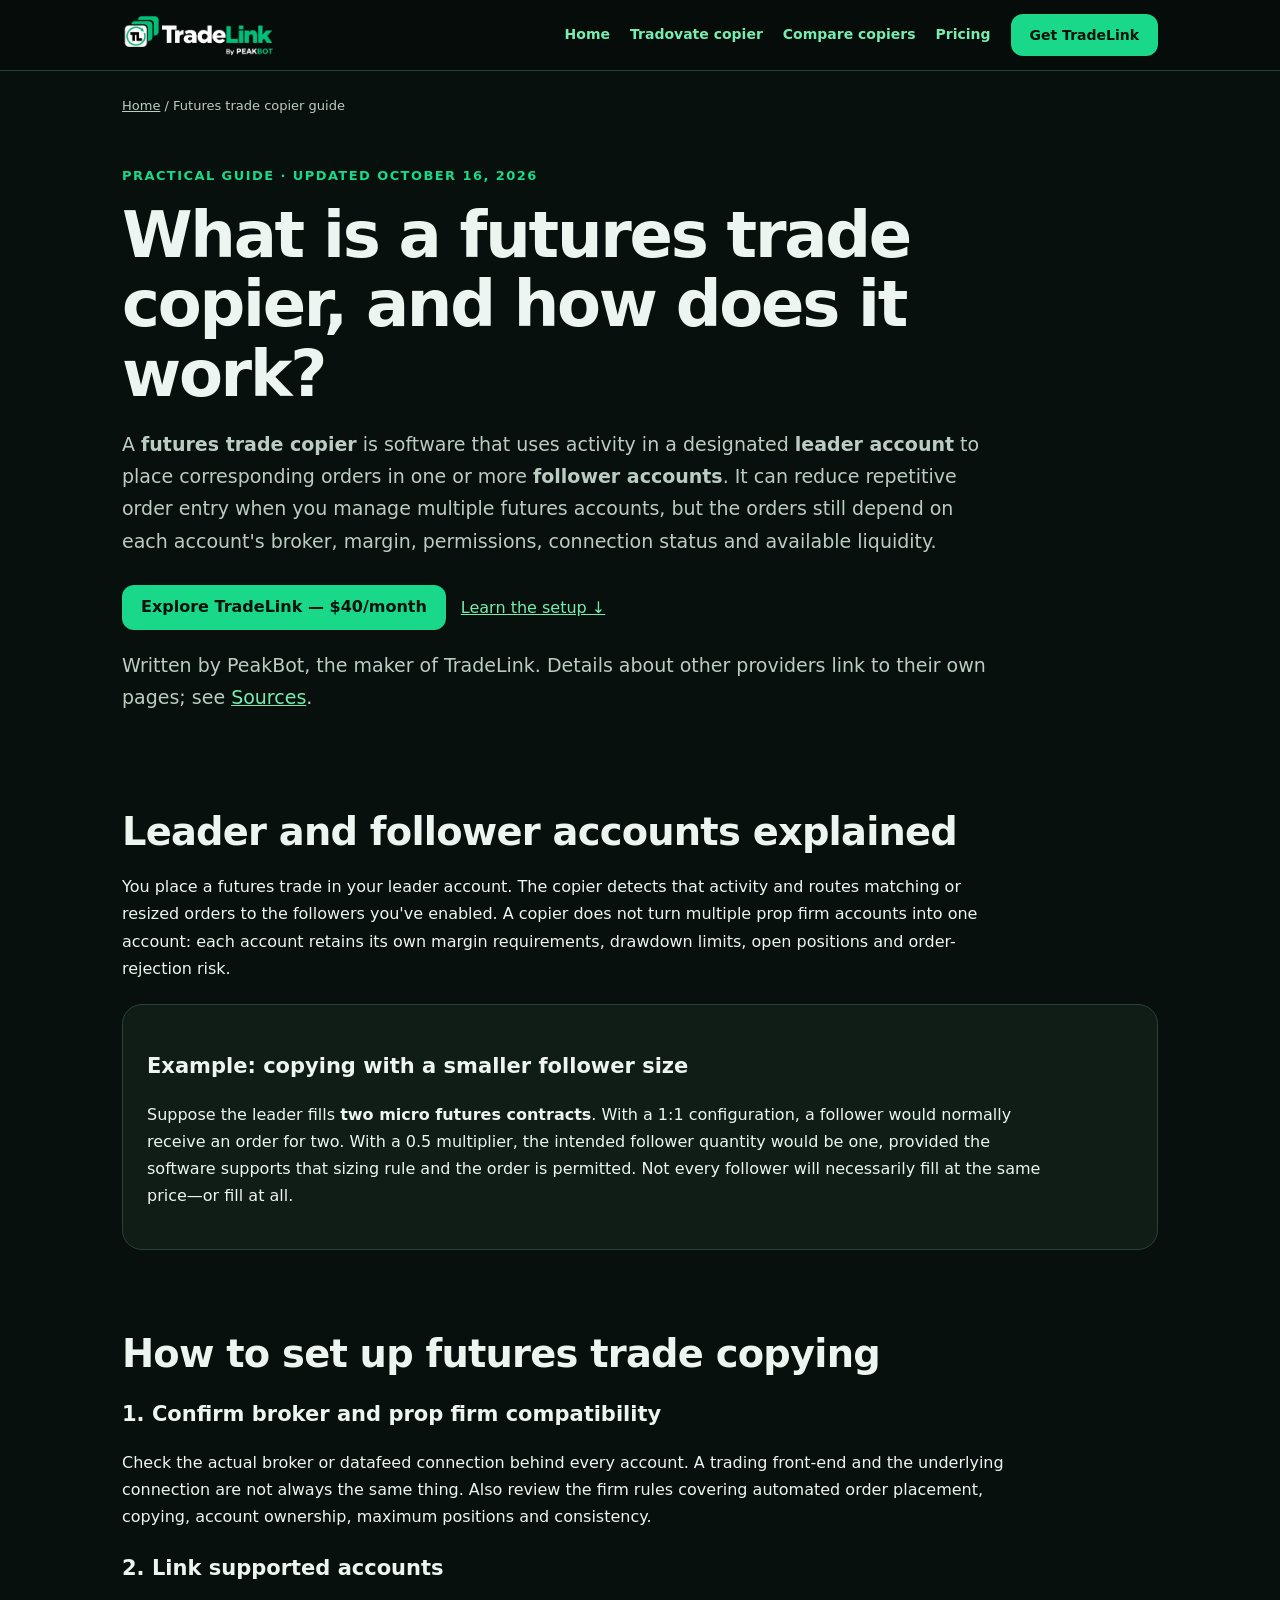
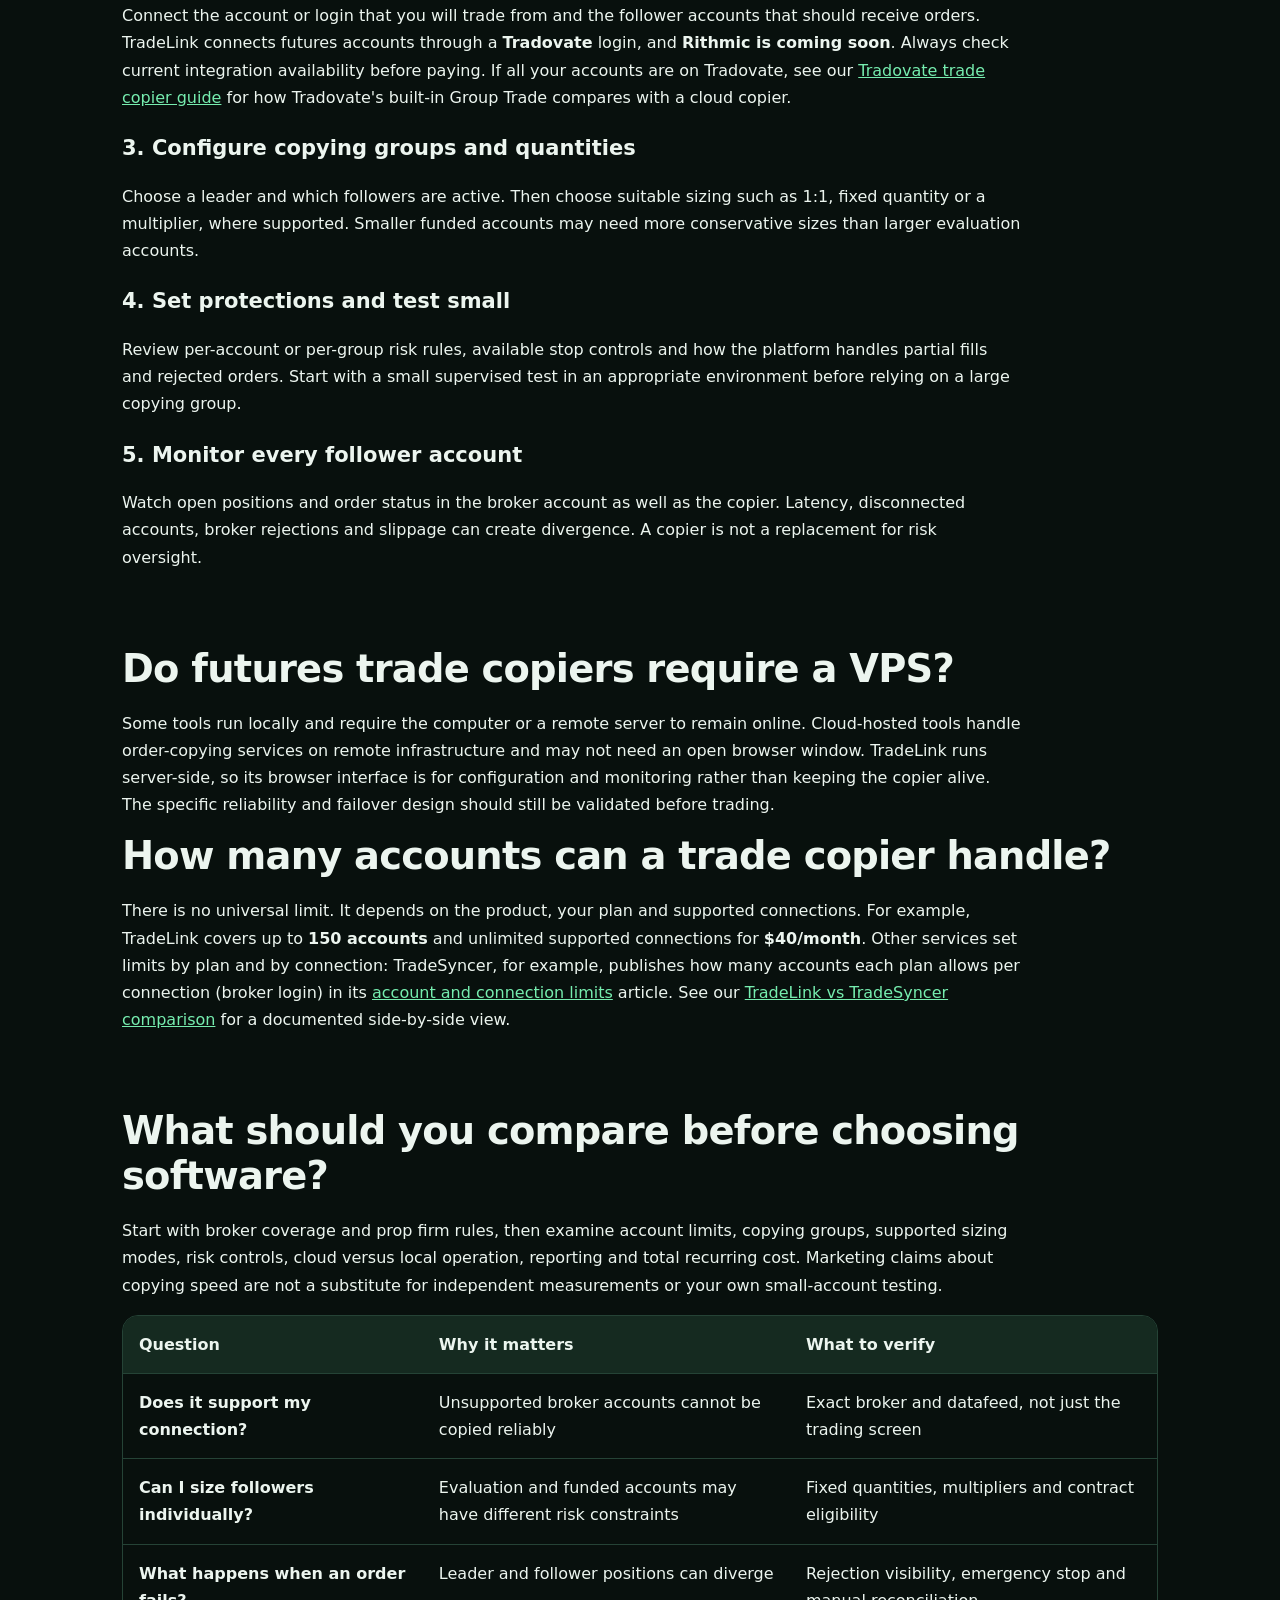
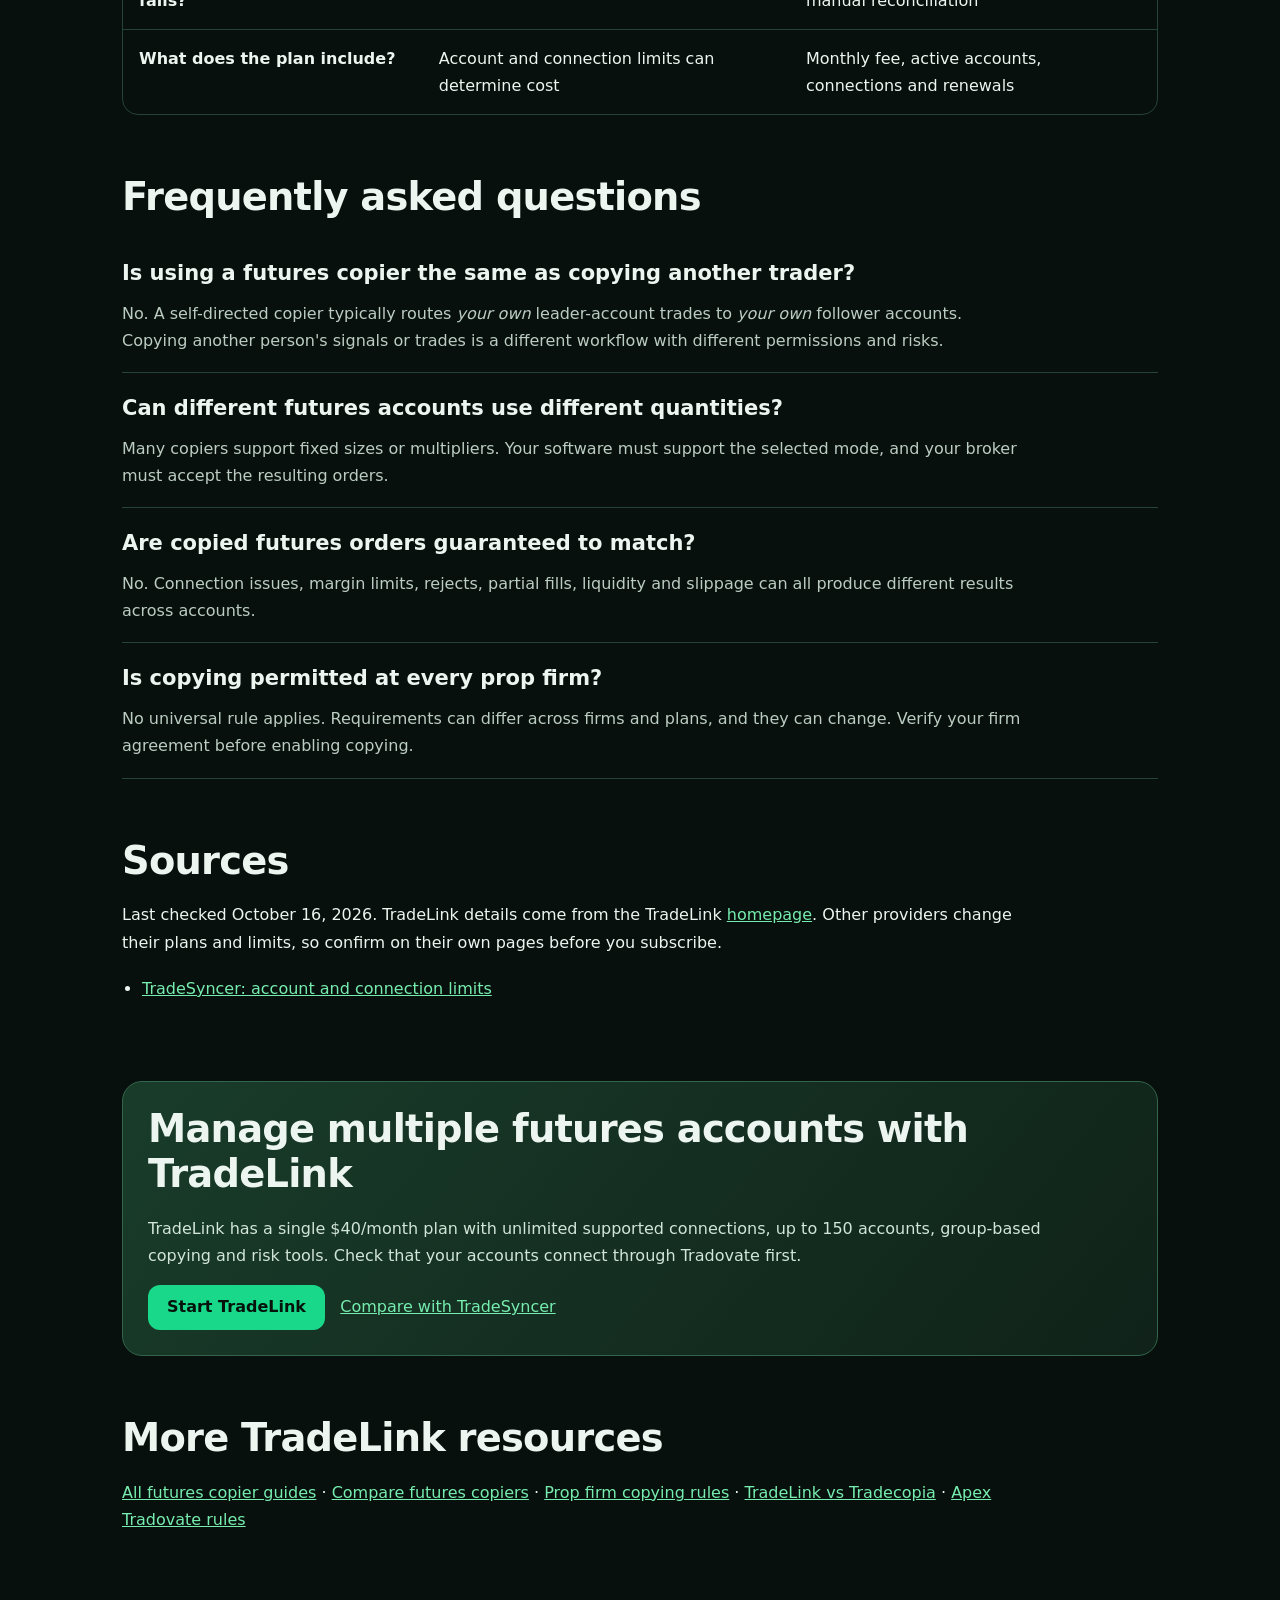
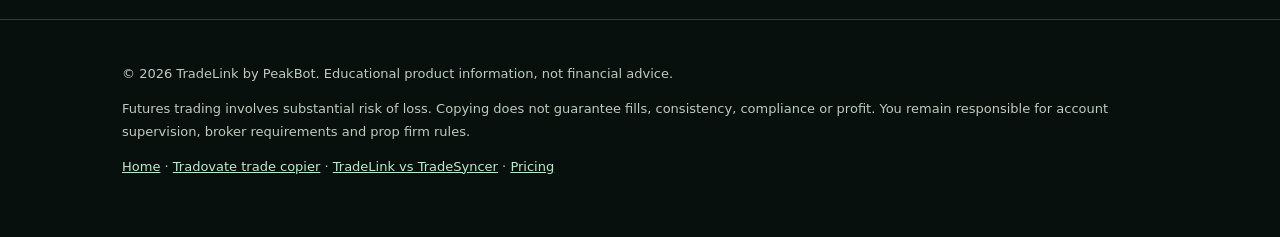
<file: futures-trade-copier/index.html>
<!doctype html>
<html lang="en" data-page-type="guide">
<head>
<meta charset="utf-8"><meta name="viewport" content="width=device-width, initial-scale=1">
<title>What Is a Futures Trade Copier? Accounts, Risk &amp; Setup</title>
<meta name="description" content="How futures trade copying works: leader and follower accounts, Tradovate, sizing, prop firm rules and risk controls, plus what to check before you subscribe.">
<meta name="robots" content="index,follow,max-image-preview:large">
<link rel="canonical" href="https://usetradelink.com/futures-trade-copier/">
<link rel="icon" href="/assets/favicon-32.jpg" sizes="32x32"><link rel="apple-touch-icon" href="/assets/apple-touch-icon.jpg"><link rel="stylesheet" href="/seo.css">
<script src="/tracking.js" async></script>
<meta property="og:type" content="article"><meta property="og:site_name" content="TradeLink by PeakBot">
<meta property="og:title" content="Futures Trade Copier: How It Works and What to Check">
<meta property="og:description" content="A practical guide to leader/follower futures copy trading, broker compatibility and risk controls.">
<meta property="og:url" content="https://usetradelink.com/futures-trade-copier/">
<meta property="og:image" content="https://usetradelink.com/assets/TradeLink_Social_Preview_1200x630.png">
<meta name="twitter:card" content="summary_large_image">
<script type="application/ld+json">{"@context":"https://schema.org","@graph":[{"@type":"Article","headline":"What Is a Futures Trade Copier? Accounts, Risk and Setup","dateModified":"2026-10-16","author":{"@type":"Organization","name":"PeakBot","url":"https://peakbot.com/"},"publisher":{"@type":"Organization","name":"PeakBot","url":"https://peakbot.com/"},"mainEntityOfPage":"https://usetradelink.com/futures-trade-copier/","datePublished":"2026-10-16","image":"https://usetradelink.com/assets/TradeLink_Social_Preview_1200x630.png"},{"@type":"BreadcrumbList","itemListElement":[{"@type":"ListItem","position":1,"name":"Home","item":"https://usetradelink.com/"},{"@type":"ListItem","position":2,"name":"Futures trade copier guide","item":"https://usetradelink.com/futures-trade-copier/"}]},{"@type": "FAQPage", "mainEntity": [{"@type": "Question", "name": "Is using a futures copier the same as copying another trader?", "acceptedAnswer": {"@type": "Answer", "text": "No. A self-directed copier typically routes your own leader-account trades to your own follower accounts. Copying another person's signals or trades is a different workflow with different permissions and risks."}}, {"@type": "Question", "name": "Can different futures accounts use different quantities?", "acceptedAnswer": {"@type": "Answer", "text": "Many copiers support fixed sizes or multipliers. Your software must support the selected mode, and your broker must accept the resulting orders."}}, {"@type": "Question", "name": "Are copied futures orders guaranteed to match?", "acceptedAnswer": {"@type": "Answer", "text": "No. Connection issues, margin limits, rejects, partial fills, liquidity and slippage can all produce different results across accounts."}}, {"@type": "Question", "name": "Is copying permitted at every prop firm?", "acceptedAnswer": {"@type": "Answer", "text": "No universal rule applies. Requirements can differ across firms and plans, and they can change. Verify your firm agreement before enabling copying."}}]}]}</script>
</head>
<body>
<noscript><iframe src="https://www.googletagmanager.com/ns.html?id=GTM-NP74LT9B" height="0" width="0" style="display:none;visibility:hidden" title="Google Tag Manager"></iframe></noscript>
<a class="skip" href="#content">Skip to content</a>
<header class="top"><div class="wrap top-inner"><a class="brand" href="https://usetradelink.com/" aria-label="TradeLink home"><img src="/assets/logo.png" alt="TradeLink by PeakBot" width="154" height="41"></a><nav class="nav" aria-label="Main navigation"><a href="https://usetradelink.com/">Home</a><a href="/tradovate-trade-copier/">Tradovate copier</a><a href="/compare/tradelink-vs-tradesyncer/">Compare copiers</a><a href="/#pricing">Pricing</a><a class="button" data-cta="header" href="https://tlink.peakbot.com/checkout/price_1UDhh0BZsQfGLBPdlnScmYrH">Get TradeLink</a></nav></div></header>
<main id="content"><div class="wrap">
<nav class="crumbs" aria-label="Breadcrumb"><a href="https://usetradelink.com/">Home</a> / Futures trade copier guide</nav>
<section class="hero"><div class="eyebrow">Practical guide · Updated October 16, 2026</div>
<h1>What is a futures trade copier, and how does it work?</h1>
<p>A <strong>futures trade copier</strong> is software that uses activity in a designated <strong>leader account</strong> to place corresponding orders in one or more <strong>follower accounts</strong>. It can reduce repetitive order entry when you manage multiple futures accounts, but the orders still depend on each account's broker, margin, permissions, connection status and available liquidity.</p>
<div class="actions"><a class="button" data-cta="hero" href="https://tlink.peakbot.com/checkout/price_1UDhh0BZsQfGLBPdlnScmYrH">Explore TradeLink — $40/month</a><a href="#setup">Learn the setup ↓</a></div><p class="note">Written by PeakBot, the maker of TradeLink. Details about other providers link to their own pages; see <a href="#sources">Sources</a>.</p></section>
<section class="section">
<h2>Leader and follower accounts explained</h2>
<p>You place a futures trade in your leader account. The copier detects that activity and routes matching or resized orders to the followers you've enabled. A copier does not turn multiple prop firm accounts into one account: each account retains its own margin requirements, drawdown limits, open positions and order-rejection risk.</p>
<div class="panel"><h3>Example: copying with a smaller follower size</h3><p>Suppose the leader fills <strong>two micro futures contracts</strong>. With a 1:1 configuration, a follower would normally receive an order for two. With a 0.5 multiplier, the intended follower quantity would be one, provided the software supports that sizing rule and the order is permitted. Not every follower will necessarily fill at the same price—or fill at all.</p></div>
</section>
<section class="section" id="setup">
<h2>How to set up futures trade copying</h2>
<h3>1. Confirm broker and prop firm compatibility</h3>
<p>Check the actual broker or datafeed connection behind every account. A trading front-end and the underlying connection are not always the same thing. Also review the firm rules covering automated order placement, copying, account ownership, maximum positions and consistency.</p>
<h3>2. Link supported accounts</h3>
<p>Connect the account or login that you will trade from and the follower accounts that should receive orders. TradeLink connects futures accounts through a <strong>Tradovate</strong> login, and <strong>Rithmic is coming soon</strong>. Always check current integration availability before paying. If all your accounts are on Tradovate, see our <a href="/tradovate-trade-copier/">Tradovate trade copier guide</a> for how Tradovate's built-in Group Trade compares with a cloud copier.</p>
<h3>3. Configure copying groups and quantities</h3>
<p>Choose a leader and which followers are active. Then choose suitable sizing such as 1:1, fixed quantity or a multiplier, where supported. Smaller funded accounts may need more conservative sizes than larger evaluation accounts.</p>
<h3>4. Set protections and test small</h3>
<p>Review per-account or per-group risk rules, available stop controls and how the platform handles partial fills and rejected orders. Start with a small supervised test in an appropriate environment before relying on a large copying group.</p>
<h3>5. Monitor every follower account</h3>
<p>Watch open positions and order status in the broker account as well as the copier. Latency, disconnected accounts, broker rejections and slippage can create divergence. A copier is not a replacement for risk oversight.</p>
</section>
<section class="section">
<h2>Do futures trade copiers require a VPS?</h2>
<p>Some tools run locally and require the computer or a remote server to remain online. Cloud-hosted tools handle order-copying services on remote infrastructure and may not need an open browser window. TradeLink runs server-side, so its browser interface is for configuration and monitoring rather than keeping the copier alive. The specific reliability and failover design should still be validated before trading.</p>
<h2>How many accounts can a trade copier handle?</h2>
<p>There is no universal limit. It depends on the product, your plan and supported connections. For example, TradeLink covers up to <strong>150 accounts</strong> and unlimited supported connections for <strong>$40/month</strong>. Other services set limits by plan and by connection: TradeSyncer, for example, publishes how many accounts each plan allows per connection (broker login) in its <a href="https://help.tradesyncer.com/en/articles/16102825-account-and-connection-limits" rel="noopener noreferrer">account and connection limits</a> article. See our <a href="/compare/tradelink-vs-tradesyncer/">TradeLink vs TradeSyncer comparison</a> for a documented side-by-side view.</p>
</section>
<section class="section">
<h2>What should you compare before choosing software?</h2>
<p>Start with broker coverage and prop firm rules, then examine account limits, copying groups, supported sizing modes, risk controls, cloud versus local operation, reporting and total recurring cost. Marketing claims about copying speed are not a substitute for independent measurements or your own small-account testing.</p>
<div class="table-scroll"><table><thead><tr><th>Question</th><th>Why it matters</th><th>What to verify</th></tr></thead><tbody>
<tr><td>Does it support my connection?</td><td>Unsupported broker accounts cannot be copied reliably</td><td>Exact broker and datafeed, not just the trading screen</td></tr>
<tr><td>Can I size followers individually?</td><td>Evaluation and funded accounts may have different risk constraints</td><td>Fixed quantities, multipliers and contract eligibility</td></tr>
<tr><td>What happens when an order fails?</td><td>Leader and follower positions can diverge</td><td>Rejection visibility, emergency stop and manual reconciliation</td></tr>
<tr><td>What does the plan include?</td><td>Account and connection limits can determine cost</td><td>Monthly fee, active accounts, connections and renewals</td></tr>
</tbody></table></div>
</section>
<section class="section" id="faq"><h2>Frequently asked questions</h2>
<div class="faq-item"><h3>Is using a futures copier the same as copying another trader?</h3><p>No. A self-directed copier typically routes <em>your own</em> leader-account trades to <em>your own</em> follower accounts. Copying another person's signals or trades is a different workflow with different permissions and risks.</p></div>
<div class="faq-item"><h3>Can different futures accounts use different quantities?</h3><p>Many copiers support fixed sizes or multipliers. Your software must support the selected mode, and your broker must accept the resulting orders.</p></div>
<div class="faq-item"><h3>Are copied futures orders guaranteed to match?</h3><p>No. Connection issues, margin limits, rejects, partial fills, liquidity and slippage can all produce different results across accounts.</p></div>
<div class="faq-item"><h3>Is copying permitted at every prop firm?</h3><p>No universal rule applies. Requirements can differ across firms and plans, and they can change. Verify your firm agreement before enabling copying.</p></div>
</section>
<section class="section" id="sources"><h2>Sources</h2><p>Last checked October 16, 2026. TradeLink details come from the TradeLink <a href="https://usetradelink.com/">homepage</a>. Other providers change their plans and limits, so confirm on their own pages before you subscribe.</p><ul class="source-list"><li><a href="https://help.tradesyncer.com/en/articles/16102825-account-and-connection-limits" rel="noopener noreferrer">TradeSyncer: account and connection limits</a></li></ul></section>
<section class="section"><div class="callout"><h2>Manage multiple futures accounts with TradeLink</h2><p>TradeLink has a single $40/month plan with unlimited supported connections, up to 150 accounts, group-based copying and risk tools. Check that your accounts connect through Tradovate first.</p><a class="button" data-cta="footer-callout" href="https://tlink.peakbot.com/checkout/price_1UDhh0BZsQfGLBPdlnScmYrH">Start TradeLink</a> &nbsp; <a href="/compare/tradelink-vs-tradesyncer/">Compare with TradeSyncer</a></div></section>
</div><section class="section" aria-label="Additional guides"><div class="wrap"><h2>More TradeLink resources</h2><p><a href="/resources/">All futures copier guides</a> · <a href="/best-futures-trade-copier/">Compare futures copiers</a> · <a href="/prop-firm-copy-trading/">Prop firm copying rules</a> · <a href="/compare/tradelink-vs-tradecopia/">TradeLink vs Tradecopia</a> · <a href="/apex-tradovate-trade-copier/">Apex Tradovate rules</a></p></div></section>
</main>
<footer class="footer"><div class="wrap"><p>© 2026 TradeLink by PeakBot. Educational product information, not financial advice.</p><p>Futures trading involves substantial risk of loss. Copying does not guarantee fills, consistency, compliance or profit. You remain responsible for account supervision, broker requirements and prop firm rules.</p><p><a href="https://usetradelink.com/">Home</a> · <a href="/tradovate-trade-copier/">Tradovate trade copier</a> · <a href="/compare/tradelink-vs-tradesyncer/">TradeLink vs TradeSyncer</a> · <a href="/#pricing">Pricing</a></p></div></footer>
</body>
</html>
</file>
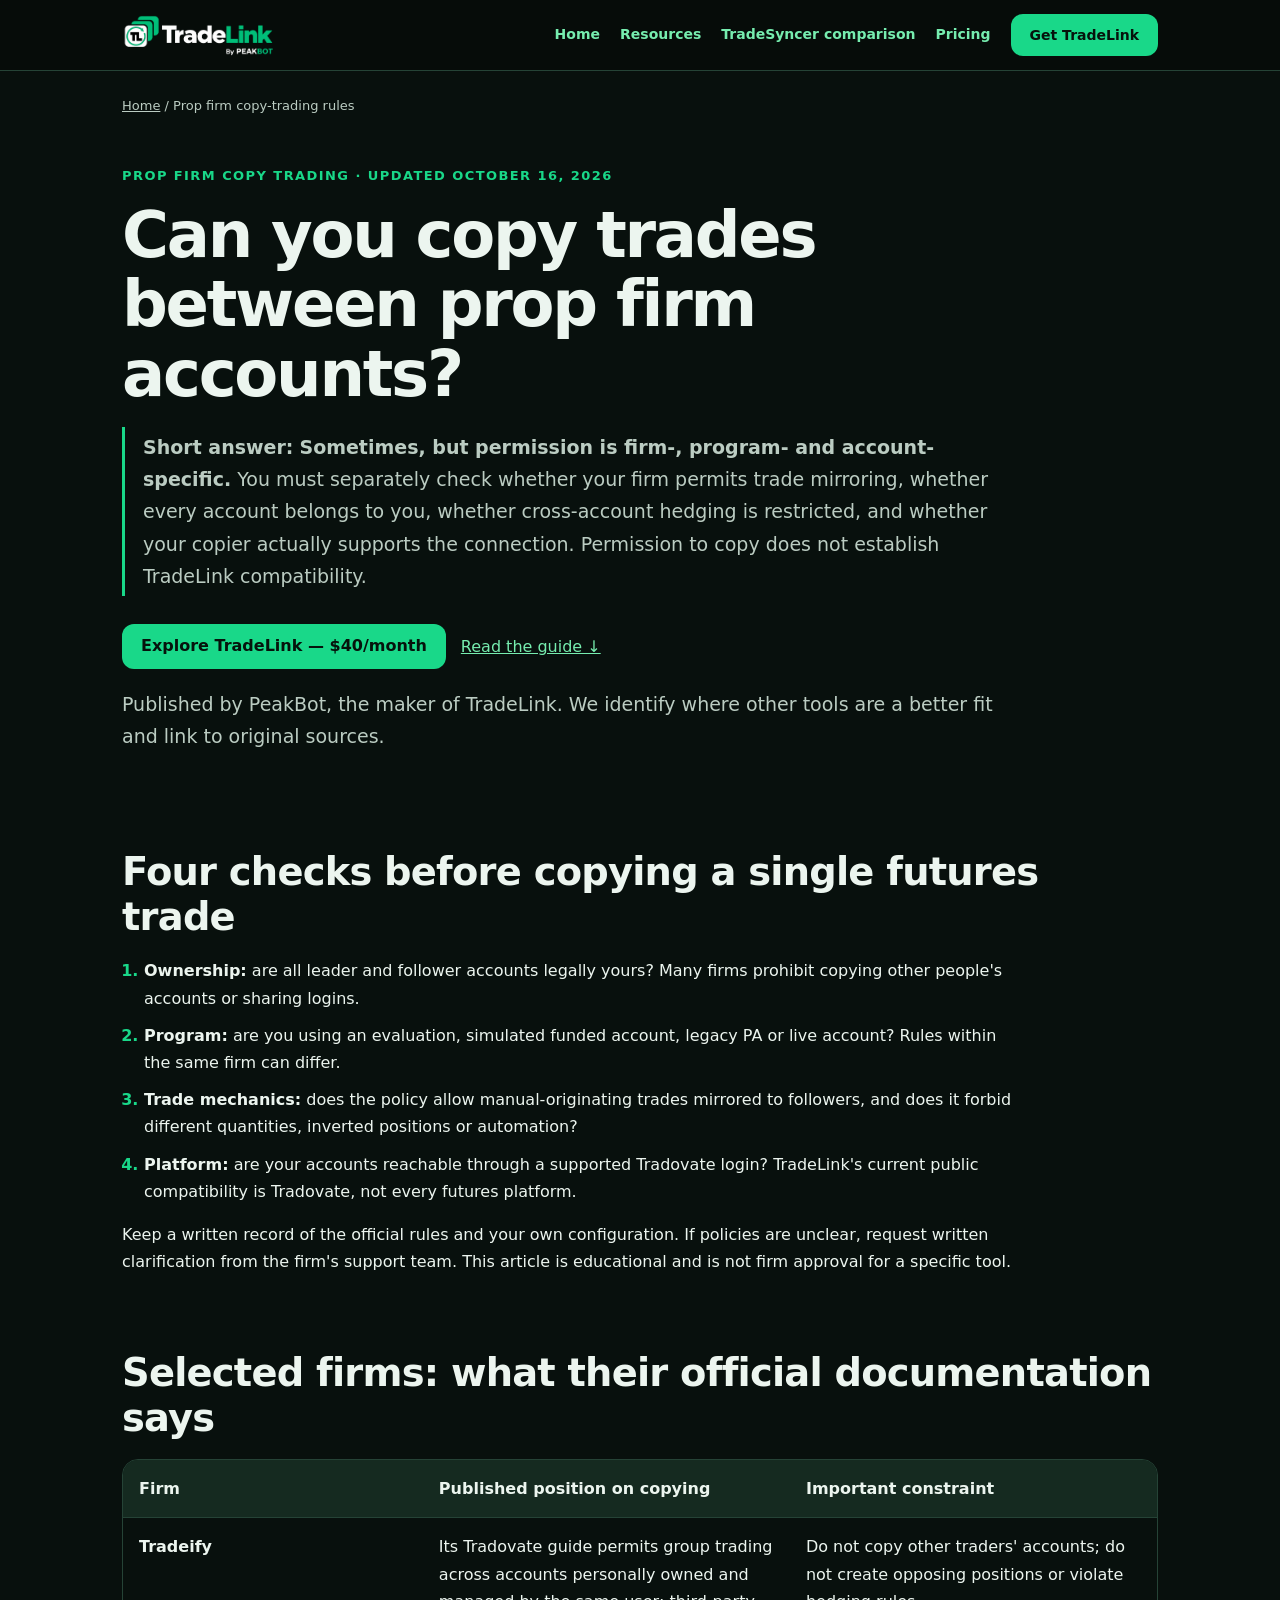
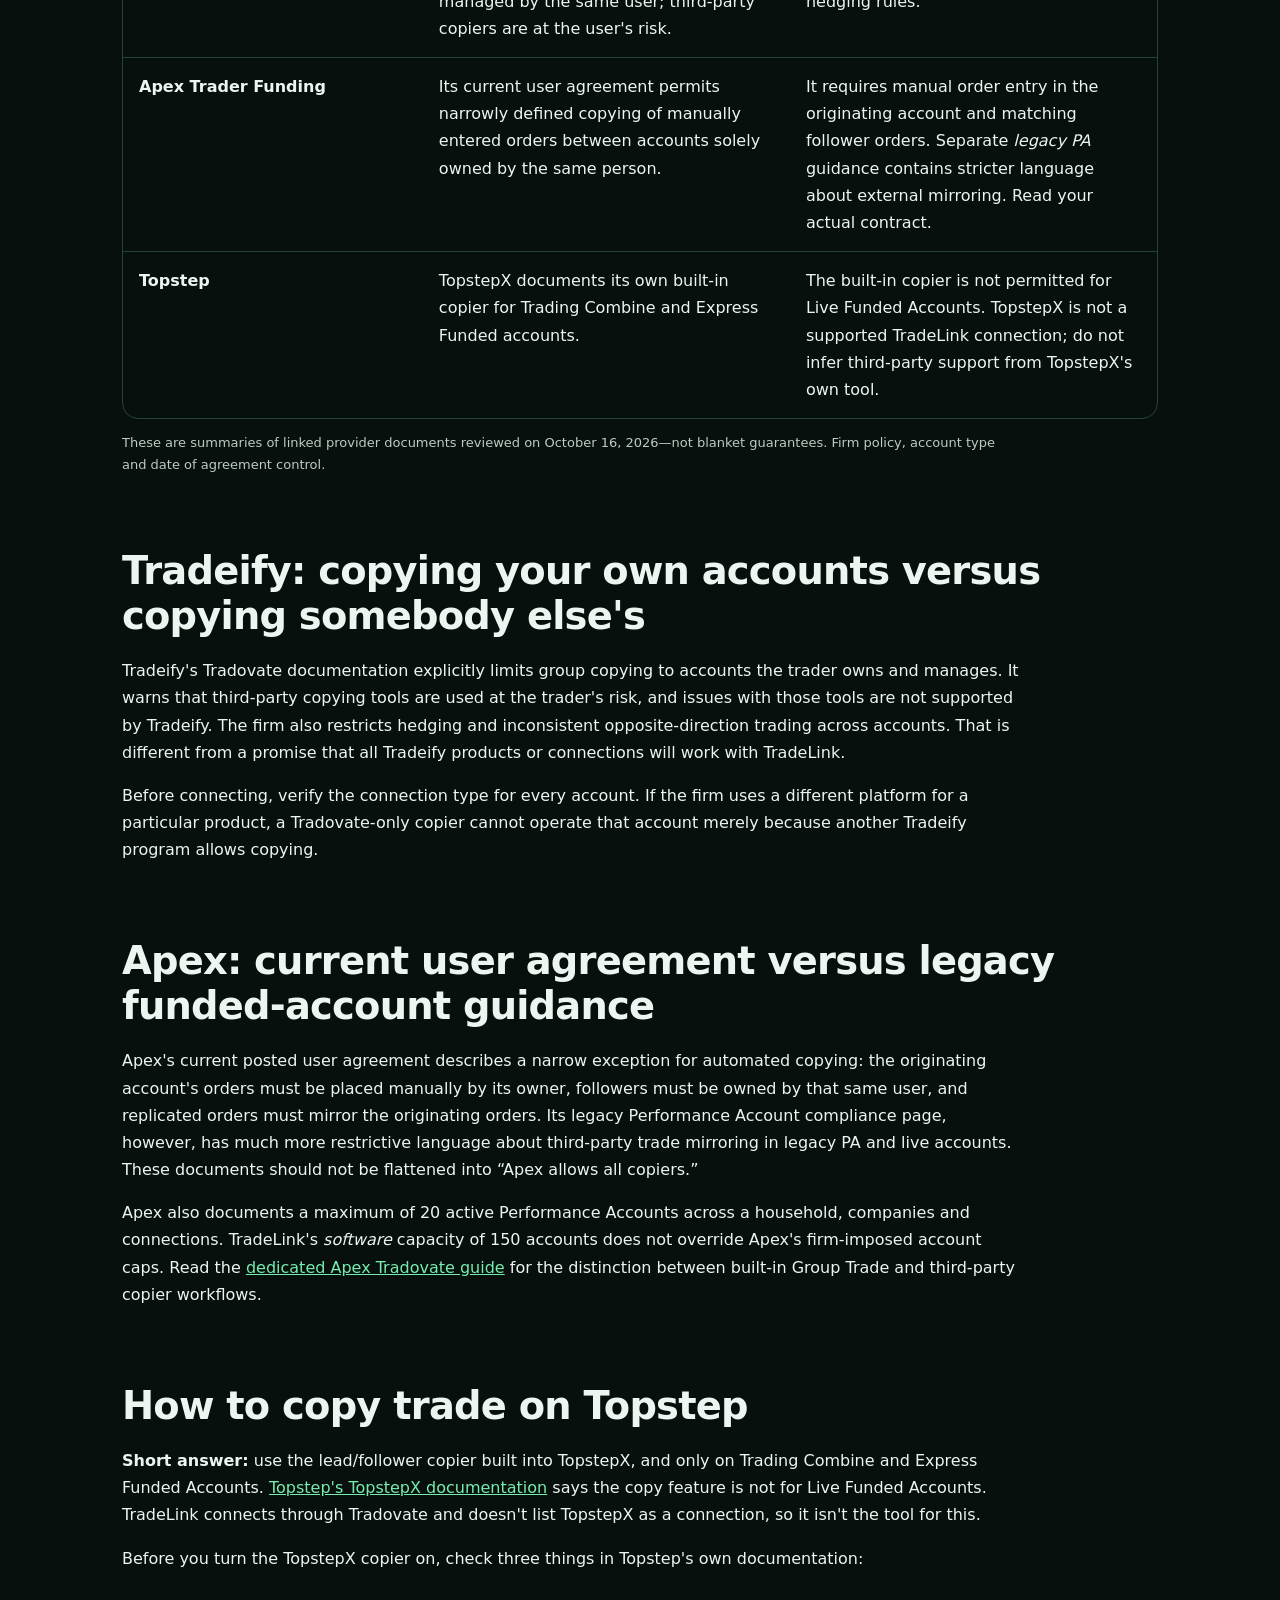
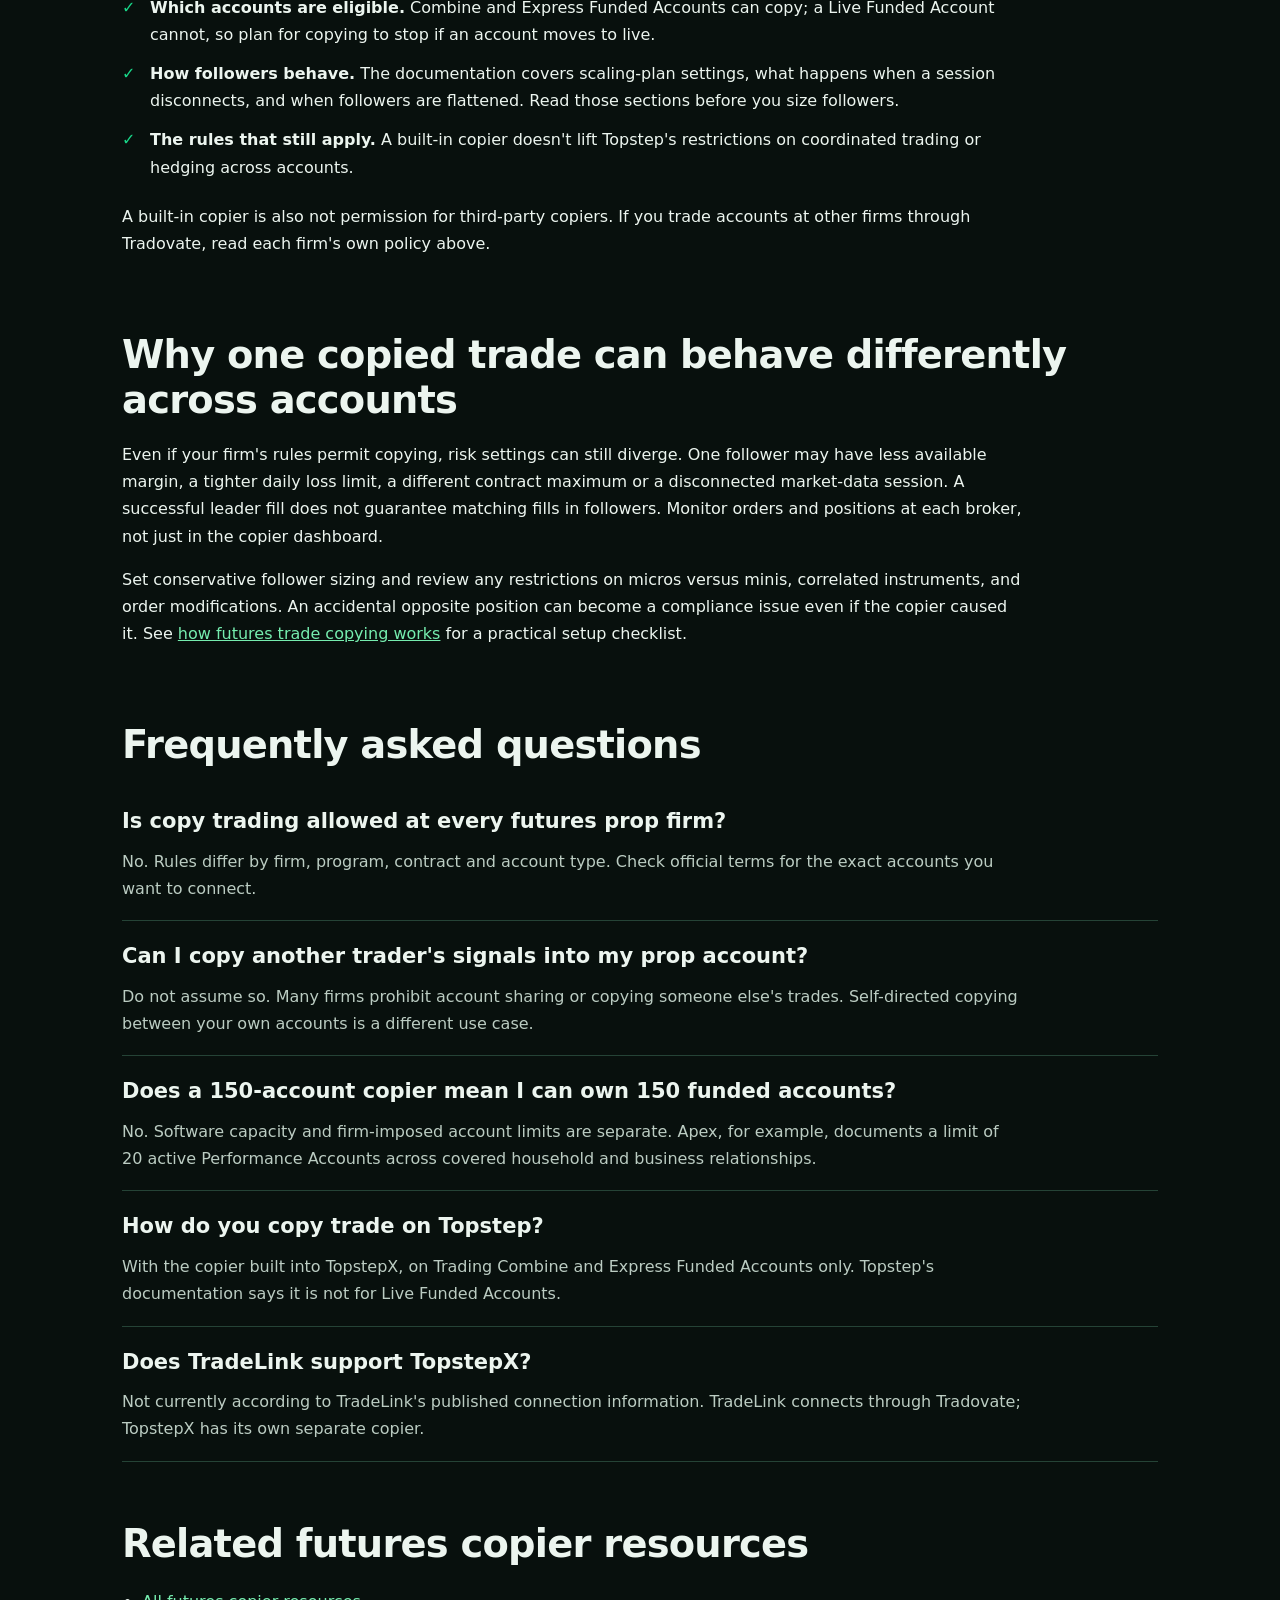
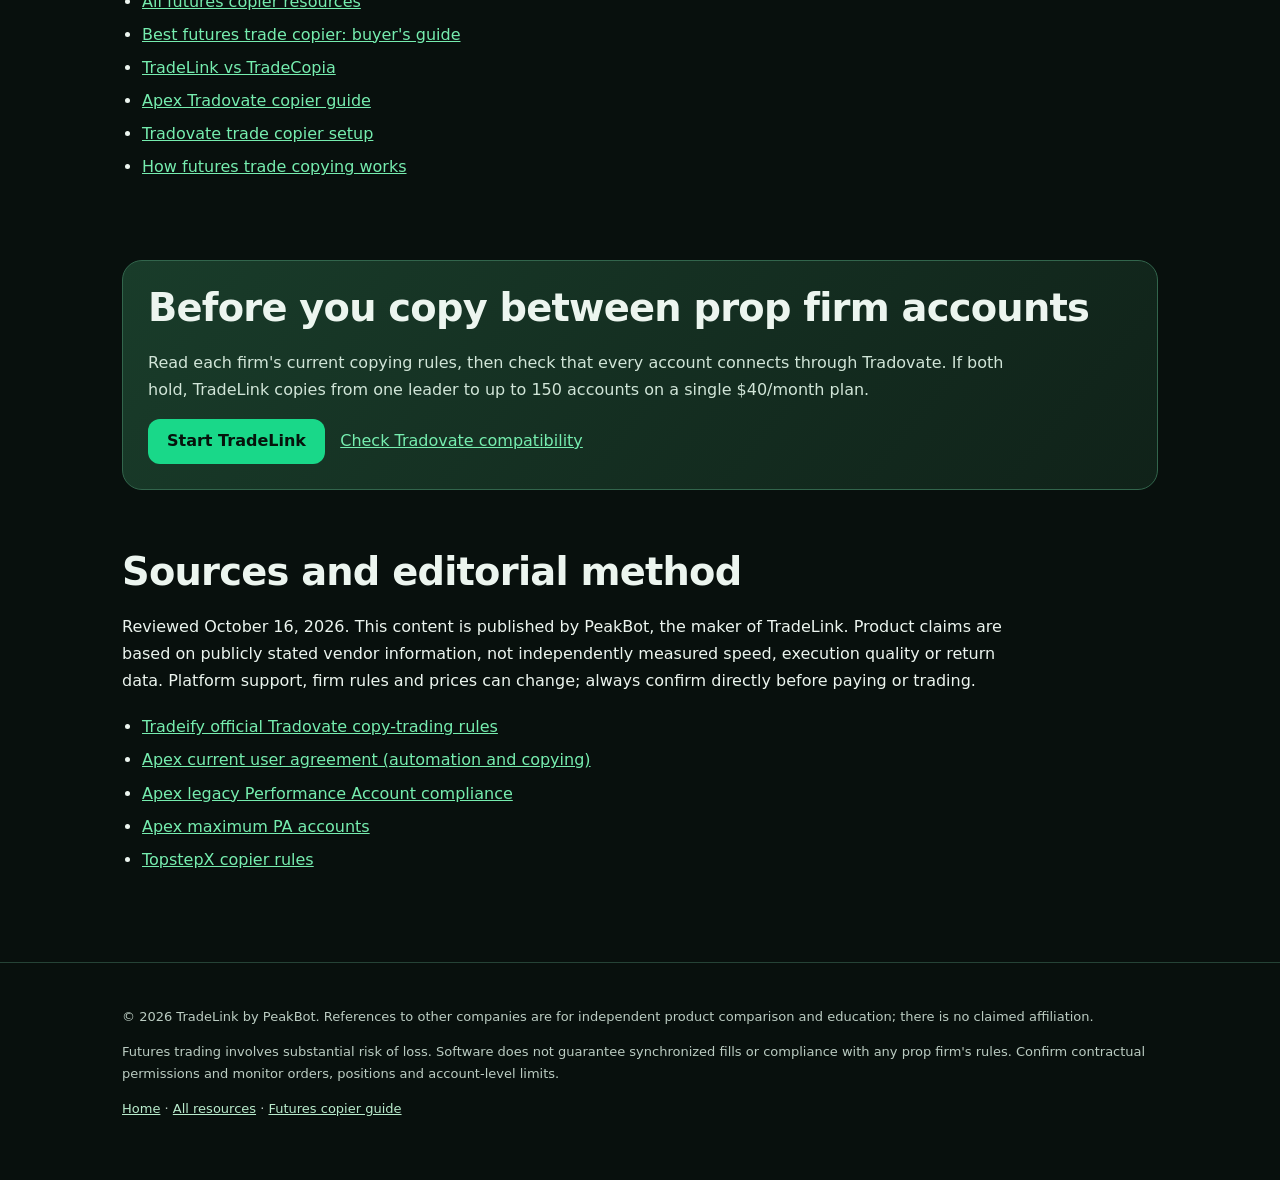
<file: prop-firm-copy-trading/index.html>
<!doctype html>
<html lang="en" data-page-type="guide">
<head>
<meta charset="utf-8"><meta name="viewport" content="width=device-width, initial-scale=1">
<title>Prop Firm Copy Trading Rules (2026): What Traders Must Check</title>
<meta name="description" content="Can you copy trades between prop firm accounts? Compare published Tradeify, Apex and Topstep policies, account ownership rules, and broker compatibility.">
<meta name="robots" content="index,follow,max-image-preview:large">
<link rel="canonical" href="https://usetradelink.com/prop-firm-copy-trading/">
<link rel="icon" href="/assets/favicon-32.jpg"><link rel="apple-touch-icon" href="/assets/apple-touch-icon.jpg">
<link rel="stylesheet" href="/seo.css">
<meta property="og:type" content="article">
<meta property="og:site_name" content="TradeLink by PeakBot">
<meta property="og:title" content="Can you copy trades between prop firm accounts?">
<meta property="og:description" content="Can you copy trades between prop firm accounts? Compare published Tradeify, Apex and Topstep policies, account ownership rules, and broker compatibility.">
<meta property="og:url" content="https://usetradelink.com/prop-firm-copy-trading/">
<meta property="og:image" content="https://usetradelink.com/assets/TradeLink_Social_Preview_1200x630.png">
<meta name="twitter:card" content="summary_large_image">
<script src="/tracking.js" async></script>
<script type="application/ld+json">{"@context":"https://schema.org","@graph":[{"@type":"Article","@id":"https://usetradelink.com/prop-firm-copy-trading/#page","headline":"Can you copy trades between prop firm accounts?","name":"Can you copy trades between prop firm accounts?","description":"Can you copy trades between prop firm accounts? Compare published Tradeify, Apex and Topstep policies, account ownership rules, and broker compatibility.","url":"https://usetradelink.com/prop-firm-copy-trading/","mainEntityOfPage":"https://usetradelink.com/prop-firm-copy-trading/","inLanguage":"en","datePublished":"2026-10-16","dateModified":"2026-10-16","author":{"@type":"Organization","name":"PeakBot","url":"https://peakbot.com/"},"publisher":{"@type":"Organization","name":"PeakBot","url":"https://peakbot.com/"},"image":"https://usetradelink.com/assets/TradeLink_Social_Preview_1200x630.png"},{"@type":"BreadcrumbList","itemListElement":[{"@type":"ListItem","position":1,"name":"Home","item":"https://usetradelink.com/"},{"@type":"ListItem","position":2,"name":"Prop firm copy-trading rules","item":"https://usetradelink.com/prop-firm-copy-trading/"}]},{"@type":"FAQPage","mainEntity":[{"@type":"Question","name":"Is copy trading allowed at every futures prop firm?","acceptedAnswer":{"@type":"Answer","text":"No. Rules differ by firm, program, contract and account type. Check official terms for the exact accounts you want to connect."}},{"@type":"Question","name":"Can I copy another trader's signals into my prop account?","acceptedAnswer":{"@type":"Answer","text":"Do not assume so. Many firms prohibit account sharing or copying someone else's trades. Self-directed copying between your own accounts is a different use case."}},{"@type":"Question","name":"Does a 150-account copier mean I can own 150 funded accounts?","acceptedAnswer":{"@type":"Answer","text":"No. Software capacity and firm-imposed account limits are separate. Apex, for example, documents a limit of 20 active Performance Accounts across covered household and business relationships."}},{"@type":"Question","name":"How do you copy trade on Topstep?","acceptedAnswer":{"@type":"Answer","text":"With the copier built into TopstepX, on Trading Combine and Express Funded Accounts only. Topstep's documentation says it is not for Live Funded Accounts."}},{"@type":"Question","name":"Does TradeLink support TopstepX?","acceptedAnswer":{"@type":"Answer","text":"Not currently according to TradeLink's published connection information. TradeLink connects through Tradovate; TopstepX has its own separate copier."}}]}]}</script>
</head>
<body>
<noscript><iframe src="https://www.googletagmanager.com/ns.html?id=GTM-NP74LT9B" height="0" width="0" style="display:none;visibility:hidden" title="Google Tag Manager"></iframe></noscript>
<a class="skip" href="#content">Skip to content</a>
<header class="top"><div class="wrap top-inner"><a class="brand" href="https://usetradelink.com/" aria-label="TradeLink home"><img src="/assets/logo.png" width="154" height="44" alt="TradeLink by PeakBot"></a><nav class="nav" aria-label="Main navigation"><a href="https://usetradelink.com/">Home</a><a href="/resources/">Resources</a><a href="/compare/tradelink-vs-tradesyncer/">TradeSyncer comparison</a><a href="/#pricing">Pricing</a><a class="button" data-cta="header" href="https://tlink.peakbot.com/checkout/price_1UDhh0BZsQfGLBPdlnScmYrH">Get TradeLink</a></nav></div></header>
<main id="content"><div class="wrap"><nav class="crumbs" aria-label="Breadcrumb"><a href="https://usetradelink.com/">Home</a> / Prop firm copy-trading rules</nav>
<section class="hero"><div class="eyebrow">Prop firm copy trading · Updated October 16, 2026</div><h1>Can you copy trades between prop firm accounts?</h1><p class="answer"><strong>Short answer:</strong> <strong>Sometimes, but permission is firm-, program- and account-specific.</strong> You must separately check whether your firm permits trade mirroring, whether every account belongs to you, whether cross-account hedging is restricted, and whether your copier actually supports the connection. Permission to copy does not establish TradeLink compatibility.</p><div class="actions"><a class="button" data-cta="hero" href="https://tlink.peakbot.com/checkout/price_1UDhh0BZsQfGLBPdlnScmYrH">Explore TradeLink — $40/month</a><a href="#details">Read the guide ↓</a></div><p class="note">Published by PeakBot, the maker of TradeLink. We identify where other tools are a better fit and link to original sources.</p></section>
<div id="details"><section class="section"><h2>Four checks before copying a single futures trade</h2><ol class="steps"><li><strong>Ownership:</strong> are all leader and follower accounts legally yours? Many firms prohibit copying other people's accounts or sharing logins.</li><li><strong>Program:</strong> are you using an evaluation, simulated funded account, legacy PA or live account? Rules within the same firm can differ.</li><li><strong>Trade mechanics:</strong> does the policy allow manual-originating trades mirrored to followers, and does it forbid different quantities, inverted positions or automation?</li><li><strong>Platform:</strong> are your accounts reachable through a supported Tradovate login? TradeLink's current public compatibility is Tradovate, not every futures platform.</li></ol><p>Keep a written record of the official rules and your own configuration. If policies are unclear, request written clarification from the firm's support team. This article is educational and is not firm approval for a specific tool.</p></section>
<section class="section"><h2>Selected firms: what their official documentation says</h2><div class="table-scroll"><table><thead><tr><th>Firm</th><th>Published position on copying</th><th>Important constraint</th></tr></thead><tbody><tr><td>Tradeify</td><td>Its Tradovate guide permits group trading across accounts personally owned and managed by the same user; third-party copiers are at the user's risk.</td><td>Do not copy other traders' accounts; do not create opposing positions or violate hedging rules.</td></tr><tr><td>Apex Trader Funding</td><td>Its current user agreement permits narrowly defined copying of manually entered orders between accounts solely owned by the same person.</td><td>It requires manual order entry in the originating account and matching follower orders. Separate <em>legacy PA</em> guidance contains stricter language about external mirroring. Read your actual contract.</td></tr><tr><td>Topstep</td><td>TopstepX documents its own built-in copier for Trading Combine and Express Funded accounts.</td><td>The built-in copier is not permitted for Live Funded Accounts. TopstepX is not a supported TradeLink connection; do not infer third-party support from TopstepX's own tool.</td></tr></tbody></table></div><p class="note">These are summaries of linked provider documents reviewed on October 16, 2026—not blanket guarantees. Firm policy, account type and date of agreement control.</p></section>
<section class="section"><h2>Tradeify: copying your own accounts versus copying somebody else's</h2><p>Tradeify's Tradovate documentation explicitly limits group copying to accounts the trader owns and manages. It warns that third-party copying tools are used at the trader's risk, and issues with those tools are not supported by Tradeify. The firm also restricts hedging and inconsistent opposite-direction trading across accounts. That is different from a promise that all Tradeify products or connections will work with TradeLink.</p><p>Before connecting, verify the connection type for every account. If the firm uses a different platform for a particular product, a Tradovate-only copier cannot operate that account merely because another Tradeify program allows copying.</p></section>
<section class="section"><h2>Apex: current user agreement versus legacy funded-account guidance</h2><p>Apex's current posted user agreement describes a narrow exception for automated copying: the originating account's orders must be placed manually by its owner, followers must be owned by that same user, and replicated orders must mirror the originating orders. Its legacy Performance Account compliance page, however, has much more restrictive language about third-party trade mirroring in legacy PA and live accounts. These documents should not be flattened into “Apex allows all copiers.”</p><p>Apex also documents a maximum of 20 active Performance Accounts across a household, companies and connections. TradeLink's <em>software</em> capacity of 150 accounts does not override Apex's firm-imposed account caps. Read the <a href="/apex-tradovate-trade-copier/">dedicated Apex Tradovate guide</a> for the distinction between built-in Group Trade and third-party copier workflows.</p></section>
<section class="section" id="topstep"><h2>How to copy trade on Topstep</h2><p><strong>Short answer:</strong> use the lead/follower copier built into TopstepX, and only on Trading Combine and Express Funded Accounts. <a href="https://help.topstep.com/en/articles/14434175-topstepx" rel="noopener noreferrer">Topstep's TopstepX documentation</a> says the copy feature is not for Live Funded Accounts. TradeLink connects through Tradovate and doesn't list TopstepX as a connection, so it isn't the tool for this.</p><p>Before you turn the TopstepX copier on, check three things in Topstep's own documentation:</p><ul class="checks"><li><strong>Which accounts are eligible.</strong> Combine and Express Funded Accounts can copy; a Live Funded Account cannot, so plan for copying to stop if an account moves to live.</li><li><strong>How followers behave.</strong> The documentation covers scaling-plan settings, what happens when a session disconnects, and when followers are flattened. Read those sections before you size followers.</li><li><strong>The rules that still apply.</strong> A built-in copier doesn't lift Topstep's restrictions on coordinated trading or hedging across accounts.</li></ul><p>A built-in copier is also not permission for third-party copiers. If you trade accounts at other firms through Tradovate, read each firm's own policy above.</p></section>
<section class="section"><h2>Why one copied trade can behave differently across accounts</h2><p>Even if your firm's rules permit copying, risk settings can still diverge. One follower may have less available margin, a tighter daily loss limit, a different contract maximum or a disconnected market-data session. A successful leader fill does not guarantee matching fills in followers. Monitor orders and positions at each broker, not just in the copier dashboard.</p><p>Set conservative follower sizing and review any restrictions on micros versus minis, correlated instruments, and order modifications. An accidental opposite position can become a compliance issue even if the copier caused it. See <a href="/futures-trade-copier/">how futures trade copying works</a> for a practical setup checklist.</p></section></div>
<section class="section" id="faq"><h2>Frequently asked questions</h2><div class="faq-item"><h3>Is copy trading allowed at every futures prop firm?</h3><p>No. Rules differ by firm, program, contract and account type. Check official terms for the exact accounts you want to connect.</p></div><div class="faq-item"><h3>Can I copy another trader's signals into my prop account?</h3><p>Do not assume so. Many firms prohibit account sharing or copying someone else's trades. Self-directed copying between your own accounts is a different use case.</p></div><div class="faq-item"><h3>Does a 150-account copier mean I can own 150 funded accounts?</h3><p>No. Software capacity and firm-imposed account limits are separate. Apex, for example, documents a limit of 20 active Performance Accounts across covered household and business relationships.</p></div><div class="faq-item"><h3>How do you copy trade on Topstep?</h3><p>With the copier built into TopstepX, on Trading Combine and Express Funded Accounts only. Topstep's documentation says it is not for Live Funded Accounts.</p></div><div class="faq-item"><h3>Does TradeLink support TopstepX?</h3><p>Not currently according to TradeLink's published connection information. TradeLink connects through Tradovate; TopstepX has its own separate copier.</p></div></section>
<section class="section" id="related"><h2>Related futures copier resources</h2><ul class="source-list"><li><a href="/resources/">All futures copier resources</a></li><li><a href="/best-futures-trade-copier/">Best futures trade copier: buyer's guide</a></li><li><a href="/compare/tradelink-vs-tradecopia/">TradeLink vs TradeCopia</a></li><li><a href="/apex-tradovate-trade-copier/">Apex Tradovate copier guide</a></li><li><a href="/tradovate-trade-copier/">Tradovate trade copier setup</a></li><li><a href="/futures-trade-copier/">How futures trade copying works</a></li></ul></section>
<section class="section"><div class="callout"><h2>Before you copy between prop firm accounts</h2><p>Read each firm's current copying rules, then check that every account connects through Tradovate. If both hold, TradeLink copies from one leader to up to 150 accounts on a single $40/month plan.</p><a class="button" data-cta="footer-callout" href="https://tlink.peakbot.com/checkout/price_1UDhh0BZsQfGLBPdlnScmYrH">Start TradeLink</a> &nbsp; <a href="/tradovate-trade-copier/">Check Tradovate compatibility</a></div></section>
<section class="section" id="sources"><h2>Sources and editorial method</h2><p>Reviewed October 16, 2026. This content is published by PeakBot, the maker of TradeLink. Product claims are based on publicly stated vendor information, not independently measured speed, execution quality or return data. Platform support, firm rules and prices can change; always confirm directly before paying or trading.</p><ul class="source-list"><li><a href="https://help.tradeify.co/en/articles/13196343-tradovate-order-entry-copy-trading" rel="noopener noreferrer">Tradeify official Tradovate copy-trading rules</a></li><li><a href="https://dashboard.apextraderfunding.com/agreement/user-agreement" rel="noopener noreferrer">Apex current user agreement (automation and copying)</a></li><li><a href="https://apextraderfunding.com/help-center/performance-accounts-pa/legacy-performance-account-pa-compliance/" rel="noopener noreferrer">Apex legacy Performance Account compliance</a></li><li><a href="https://apextraderfunding.com/help-center/performance-accounts-pa/how-many-paid-funded-accounts-am-i-allowed-to-have/" rel="noopener noreferrer">Apex maximum PA accounts</a></li><li><a href="https://help.topstep.com/en/articles/14434175-topstepx" rel="noopener noreferrer">TopstepX copier rules</a></li></ul></section>
</div></main>
<footer class="footer"><div class="wrap"><p>© 2026 TradeLink by PeakBot. References to other companies are for independent product comparison and education; there is no claimed affiliation.</p><p>Futures trading involves substantial risk of loss. Software does not guarantee synchronized fills or compliance with any prop firm's rules. Confirm contractual permissions and monitor orders, positions and account-level limits.</p><p><a href="https://usetradelink.com/">Home</a> · <a href="/resources/">All resources</a> · <a href="/futures-trade-copier/">Futures copier guide</a></p></div></footer>
</body></html>
</file>
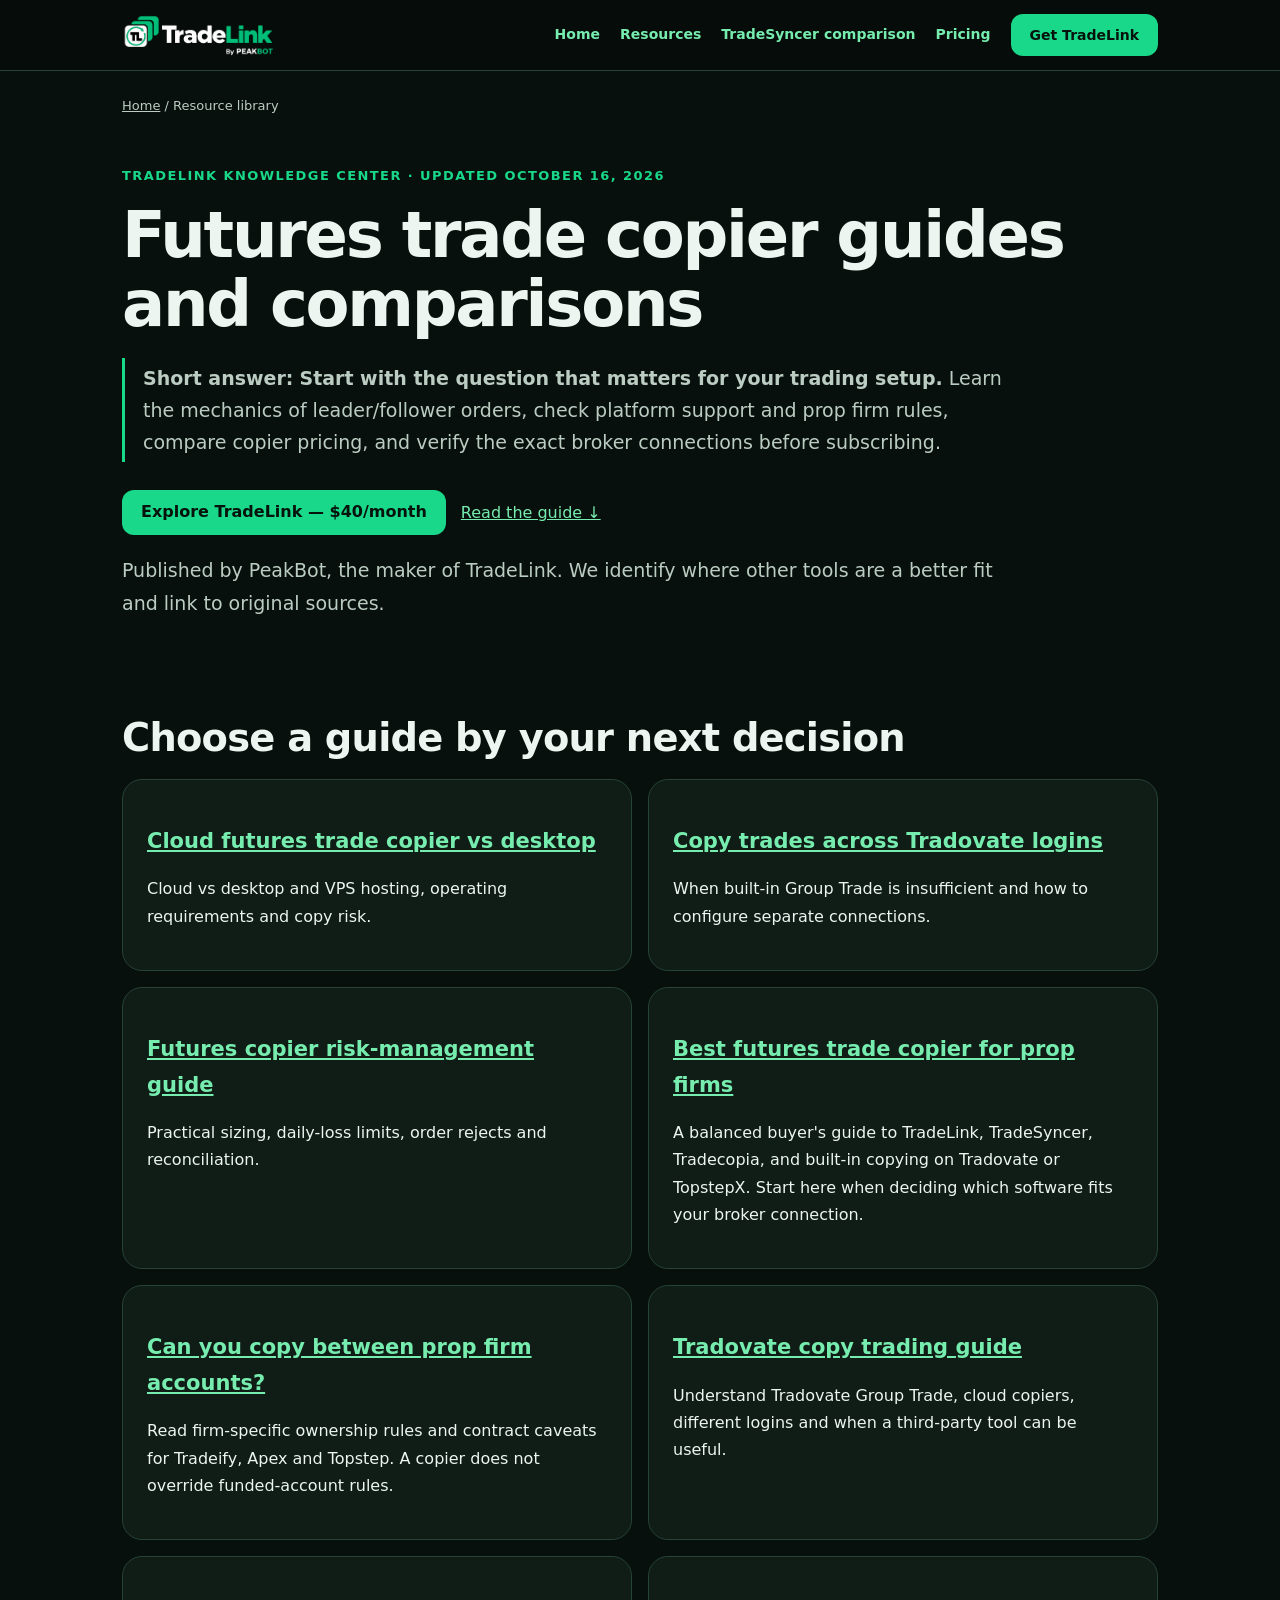
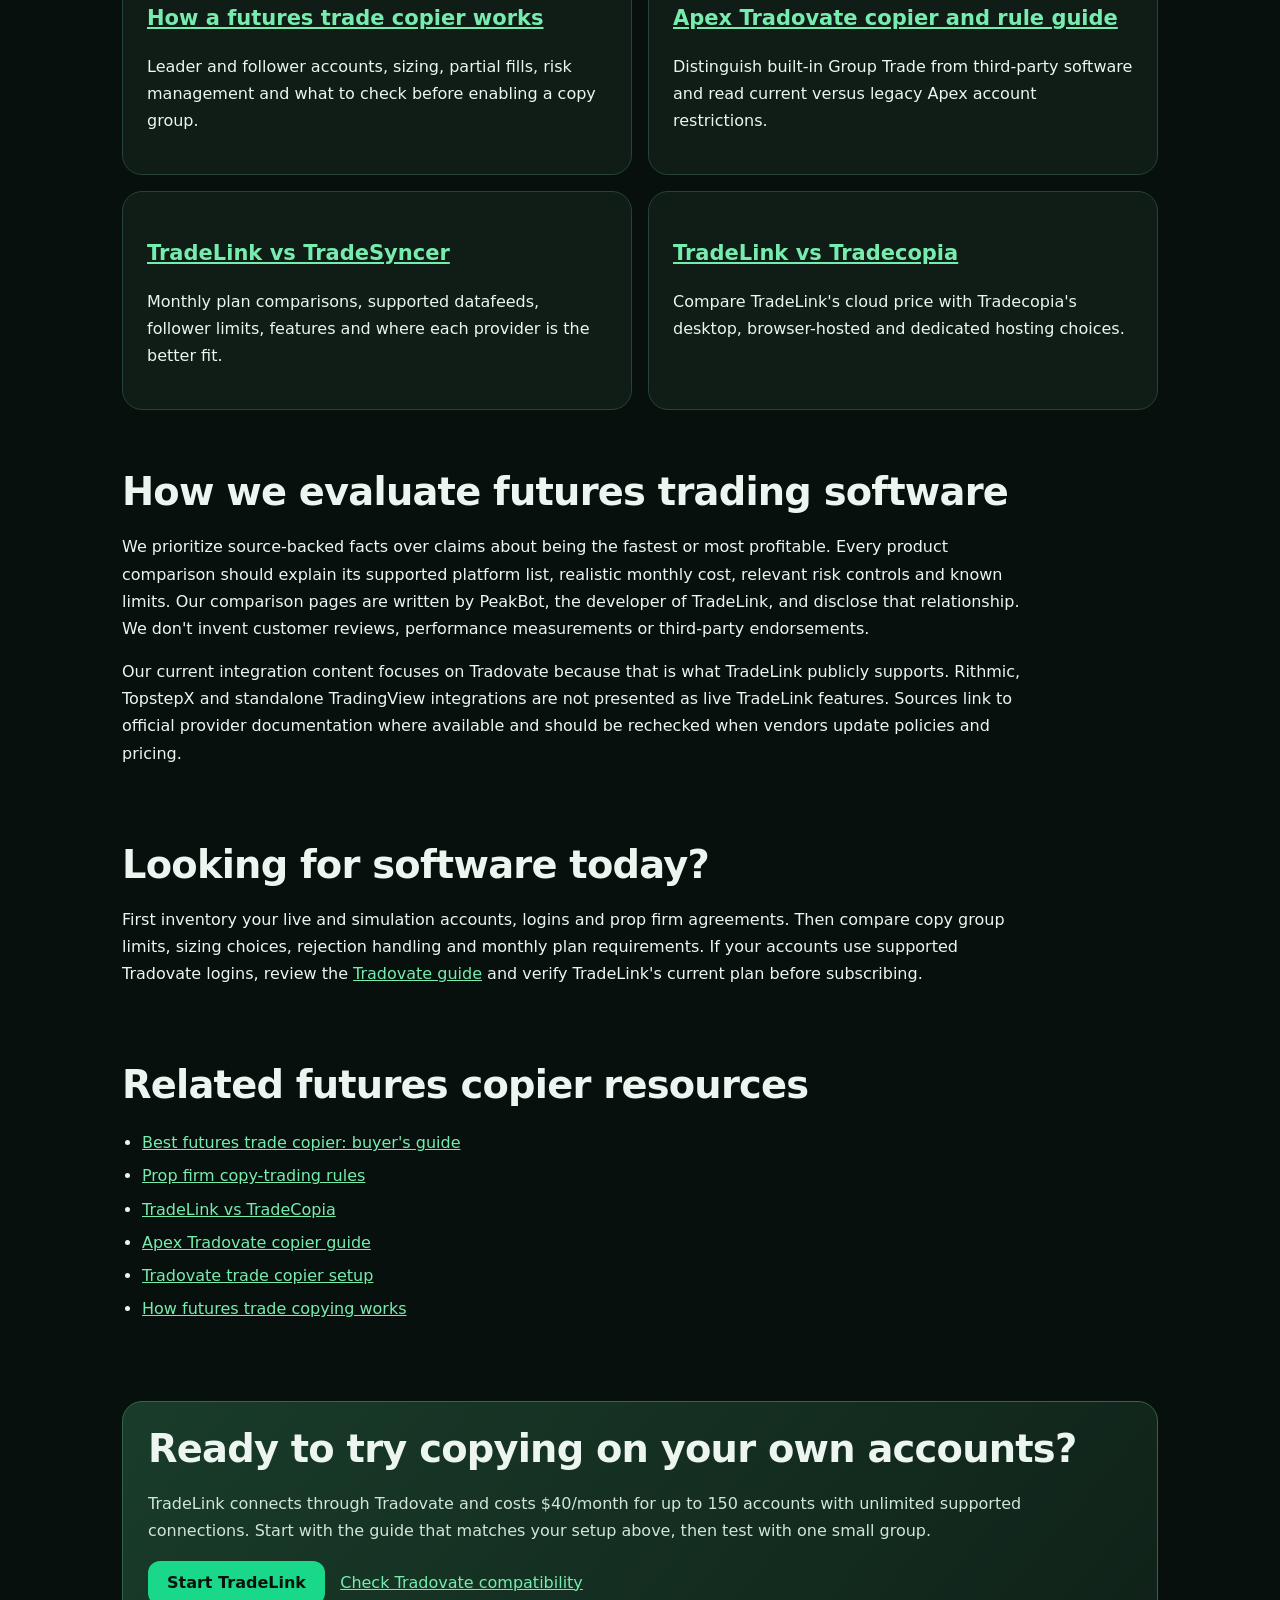
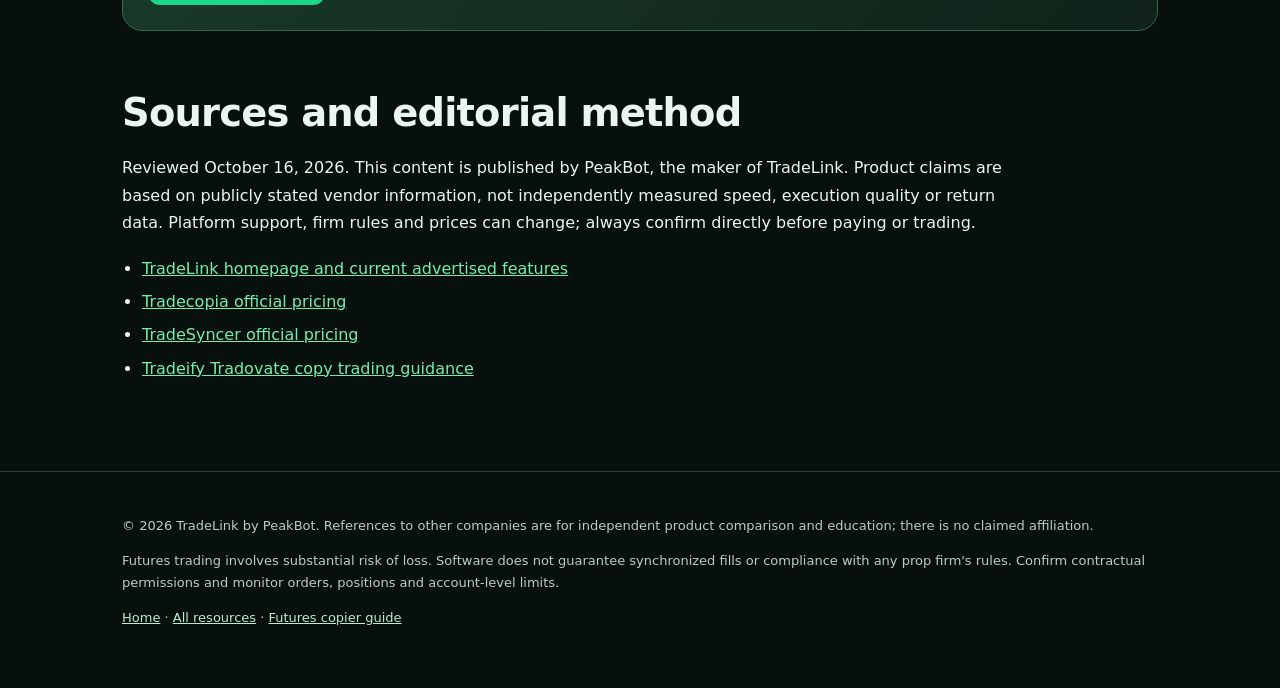
<file: resources/index.html>
<!doctype html>
<html lang="en" data-page-type="resources">
<head>
<meta charset="utf-8"><meta name="viewport" content="width=device-width, initial-scale=1">
<title>Futures Trade Copier Resources, Comparisons &amp; Guides | TradeLink</title>
<meta name="description" content="TradeLink's futures copier guides, prop firm copying rules, competitor comparisons and Tradovate setup notes, collected in one resource library.">
<meta name="robots" content="index,follow,max-image-preview:large">
<link rel="canonical" href="https://usetradelink.com/resources/">
<link rel="icon" href="/assets/favicon-32.jpg"><link rel="apple-touch-icon" href="/assets/apple-touch-icon.jpg">
<link rel="stylesheet" href="/seo.css">
<meta property="og:type" content="website">
<meta property="og:site_name" content="TradeLink by PeakBot">
<meta property="og:title" content="Futures trade copier guides and comparisons">
<meta property="og:description" content="Explore TradeLink's futures copier guides, prop firm copying rules, honest competitor comparisons and Tradovate setup notes in one resource library.">
<meta property="og:url" content="https://usetradelink.com/resources/">
<meta property="og:image" content="https://usetradelink.com/assets/TradeLink_Social_Preview_1200x630.png">
<meta name="twitter:card" content="summary_large_image">
<script src="/tracking.js" async></script>
<script type="application/ld+json">{"@context":"https://schema.org","@graph":[{"@type":"CollectionPage","@id":"https://usetradelink.com/resources/#page","headline":"Futures trade copier guides and comparisons","name":"Futures trade copier guides and comparisons","description":"Explore TradeLink's futures copier guides, prop firm copying rules, honest competitor comparisons and Tradovate setup notes in one resource library.","url":"https://usetradelink.com/resources/","mainEntityOfPage":"https://usetradelink.com/resources/","inLanguage":"en","datePublished":"2026-10-16","dateModified":"2026-10-16","author":{"@type":"Organization","name":"PeakBot","url":"https://peakbot.com/"},"publisher":{"@type":"Organization","name":"PeakBot","url":"https://peakbot.com/"},"image":"https://usetradelink.com/assets/TradeLink_Social_Preview_1200x630.png"},{"@type":"BreadcrumbList","itemListElement":[{"@type":"ListItem","position":1,"name":"Home","item":"https://usetradelink.com/"},{"@type":"ListItem","position":2,"name":"Resource library","item":"https://usetradelink.com/resources/"}]},{"@type":"ItemList","itemListElement":[{"@type":"ListItem","position":1,"name":"Best futures trade copier: buyer's guide","url":"https://usetradelink.com/best-futures-trade-copier/"},{"@type":"ListItem","position":2,"name":"Prop firm copy-trading rules","url":"https://usetradelink.com/prop-firm-copy-trading/"},{"@type":"ListItem","position":3,"name":"TradeLink vs TradeCopia","url":"https://usetradelink.com/compare/tradelink-vs-tradecopia/"},{"@type":"ListItem","position":4,"name":"Apex Tradovate copier guide","url":"https://usetradelink.com/apex-tradovate-trade-copier/"}]}]}</script>
</head>
<body>
<noscript><iframe src="https://www.googletagmanager.com/ns.html?id=GTM-NP74LT9B" height="0" width="0" style="display:none;visibility:hidden" title="Google Tag Manager"></iframe></noscript>
<a class="skip" href="#content">Skip to content</a>
<header class="top"><div class="wrap top-inner"><a class="brand" href="https://usetradelink.com/" aria-label="TradeLink home"><img src="/assets/logo.png" width="154" height="44" alt="TradeLink by PeakBot"></a><nav class="nav" aria-label="Main navigation"><a href="https://usetradelink.com/">Home</a><a href="/resources/">Resources</a><a href="/compare/tradelink-vs-tradesyncer/">TradeSyncer comparison</a><a href="/#pricing">Pricing</a><a class="button" data-cta="header" href="https://tlink.peakbot.com/checkout/price_1UDhh0BZsQfGLBPdlnScmYrH">Get TradeLink</a></nav></div></header>
<main id="content"><div class="wrap"><nav class="crumbs" aria-label="Breadcrumb"><a href="https://usetradelink.com/">Home</a> / Resource library</nav>
<section class="hero"><div class="eyebrow">TradeLink knowledge center · Updated October 16, 2026</div><h1>Futures trade copier guides and comparisons</h1><p class="answer"><strong>Short answer:</strong> <strong>Start with the question that matters for your trading setup.</strong> Learn the mechanics of leader/follower orders, check platform support and prop firm rules, compare copier pricing, and verify the exact broker connections before subscribing.</p><div class="actions"><a class="button" data-cta="hero" href="https://tlink.peakbot.com/checkout/price_1UDhh0BZsQfGLBPdlnScmYrH">Explore TradeLink — $40/month</a><a href="#details">Read the guide ↓</a></div><p class="note">Published by PeakBot, the maker of TradeLink. We identify where other tools are a better fit and link to original sources.</p></section>
<div id="details"><section class="section"><h2>Choose a guide by your next decision</h2><div class="grid-2"><div class="panel"><h3><a href="/cloud-futures-trade-copier/">Cloud futures trade copier vs desktop</a></h3><p>Cloud vs desktop and VPS hosting, operating requirements and copy risk.</p></div>
<div class="panel"><h3><a href="/tradovate-multiple-accounts/">Copy trades across Tradovate logins</a></h3><p>When built-in Group Trade is insufficient and how to configure separate connections.</p></div>
<div class="panel"><h3><a href="/futures-trade-copier-risk-management/">Futures copier risk-management guide</a></h3><p>Practical sizing, daily-loss limits, order rejects and reconciliation.</p></div>
<div class="panel"><h3><a href="/best-futures-trade-copier/">Best futures trade copier for prop firms</a></h3><p>A balanced buyer's guide to TradeLink, TradeSyncer, Tradecopia, and built-in copying on Tradovate or TopstepX. Start here when deciding which software fits your broker connection.</p></div>
<div class="panel"><h3><a href="/prop-firm-copy-trading/">Can you copy between prop firm accounts?</a></h3><p>Read firm-specific ownership rules and contract caveats for Tradeify, Apex and Topstep. A copier does not override funded-account rules.</p></div>
<div class="panel"><h3><a href="/tradovate-trade-copier/">Tradovate copy trading guide</a></h3><p>Understand Tradovate Group Trade, cloud copiers, different logins and when a third-party tool can be useful.</p></div>
<div class="panel"><h3><a href="/futures-trade-copier/">How a futures trade copier works</a></h3><p>Leader and follower accounts, sizing, partial fills, risk management and what to check before enabling a copy group.</p></div>
<div class="panel"><h3><a href="/apex-tradovate-trade-copier/">Apex Tradovate copier and rule guide</a></h3><p>Distinguish built-in Group Trade from third-party software and read current versus legacy Apex account restrictions.</p></div>
<div class="panel"><h3><a href="/compare/tradelink-vs-tradesyncer/">TradeLink vs TradeSyncer</a></h3><p>Monthly plan comparisons, supported datafeeds, follower limits, features and where each provider is the better fit.</p></div>
<div class="panel"><h3><a href="/compare/tradelink-vs-tradecopia/">TradeLink vs Tradecopia</a></h3><p>Compare TradeLink's cloud price with Tradecopia's desktop, browser-hosted and dedicated hosting choices.</p></div>
</div></section>
<section class="section"><h2>How we evaluate futures trading software</h2><p>We prioritize source-backed facts over claims about being the fastest or most profitable. Every product comparison should explain its supported platform list, realistic monthly cost, relevant risk controls and known limits. Our comparison pages are written by PeakBot, the developer of TradeLink, and disclose that relationship. We don't invent customer reviews, performance measurements or third-party endorsements.</p><p>Our current integration content focuses on Tradovate because that is what TradeLink publicly supports. Rithmic, TopstepX and standalone TradingView integrations are not presented as live TradeLink features. Sources link to official provider documentation where available and should be rechecked when vendors update policies and pricing.</p></section>
<section class="section"><h2>Looking for software today?</h2><p>First inventory your live and simulation accounts, logins and prop firm agreements. Then compare copy group limits, sizing choices, rejection handling and monthly plan requirements. If your accounts use supported Tradovate logins, review the <a href="/tradovate-trade-copier/">Tradovate guide</a> and verify TradeLink's current plan before subscribing.</p></section></div>

<section class="section" id="related"><h2>Related futures copier resources</h2><ul class="source-list"><li><a href="/best-futures-trade-copier/">Best futures trade copier: buyer's guide</a></li><li><a href="/prop-firm-copy-trading/">Prop firm copy-trading rules</a></li><li><a href="/compare/tradelink-vs-tradecopia/">TradeLink vs TradeCopia</a></li><li><a href="/apex-tradovate-trade-copier/">Apex Tradovate copier guide</a></li><li><a href="/tradovate-trade-copier/">Tradovate trade copier setup</a></li><li><a href="/futures-trade-copier/">How futures trade copying works</a></li></ul></section>
<section class="section"><div class="callout"><h2>Ready to try copying on your own accounts?</h2><p>TradeLink connects through Tradovate and costs $40/month for up to 150 accounts with unlimited supported connections. Start with the guide that matches your setup above, then test with one small group.</p><a class="button" data-cta="footer-callout" href="https://tlink.peakbot.com/checkout/price_1UDhh0BZsQfGLBPdlnScmYrH">Start TradeLink</a> &nbsp; <a href="/tradovate-trade-copier/">Check Tradovate compatibility</a></div></section>
<section class="section" id="sources"><h2>Sources and editorial method</h2><p>Reviewed October 16, 2026. This content is published by PeakBot, the maker of TradeLink. Product claims are based on publicly stated vendor information, not independently measured speed, execution quality or return data. Platform support, firm rules and prices can change; always confirm directly before paying or trading.</p><ul class="source-list"><li><a href="https://usetradelink.com/" rel="noopener noreferrer">TradeLink homepage and current advertised features</a></li><li><a href="https://tradecopia.com/pricing" rel="noopener noreferrer">Tradecopia official pricing</a></li><li><a href="https://tradesyncer.com/pricing" rel="noopener noreferrer">TradeSyncer official pricing</a></li><li><a href="https://help.tradeify.co/en/articles/13196343-tradovate-order-entry-copy-trading" rel="noopener noreferrer">Tradeify Tradovate copy trading guidance</a></li></ul></section>
</div></main>
<footer class="footer"><div class="wrap"><p>© 2026 TradeLink by PeakBot. References to other companies are for independent product comparison and education; there is no claimed affiliation.</p><p>Futures trading involves substantial risk of loss. Software does not guarantee synchronized fills or compliance with any prop firm's rules. Confirm contractual permissions and monitor orders, positions and account-level limits.</p><p><a href="https://usetradelink.com/">Home</a> · <a href="/resources/">All resources</a> · <a href="/futures-trade-copier/">Futures copier guide</a></p></div></footer>
</body></html>
</file>
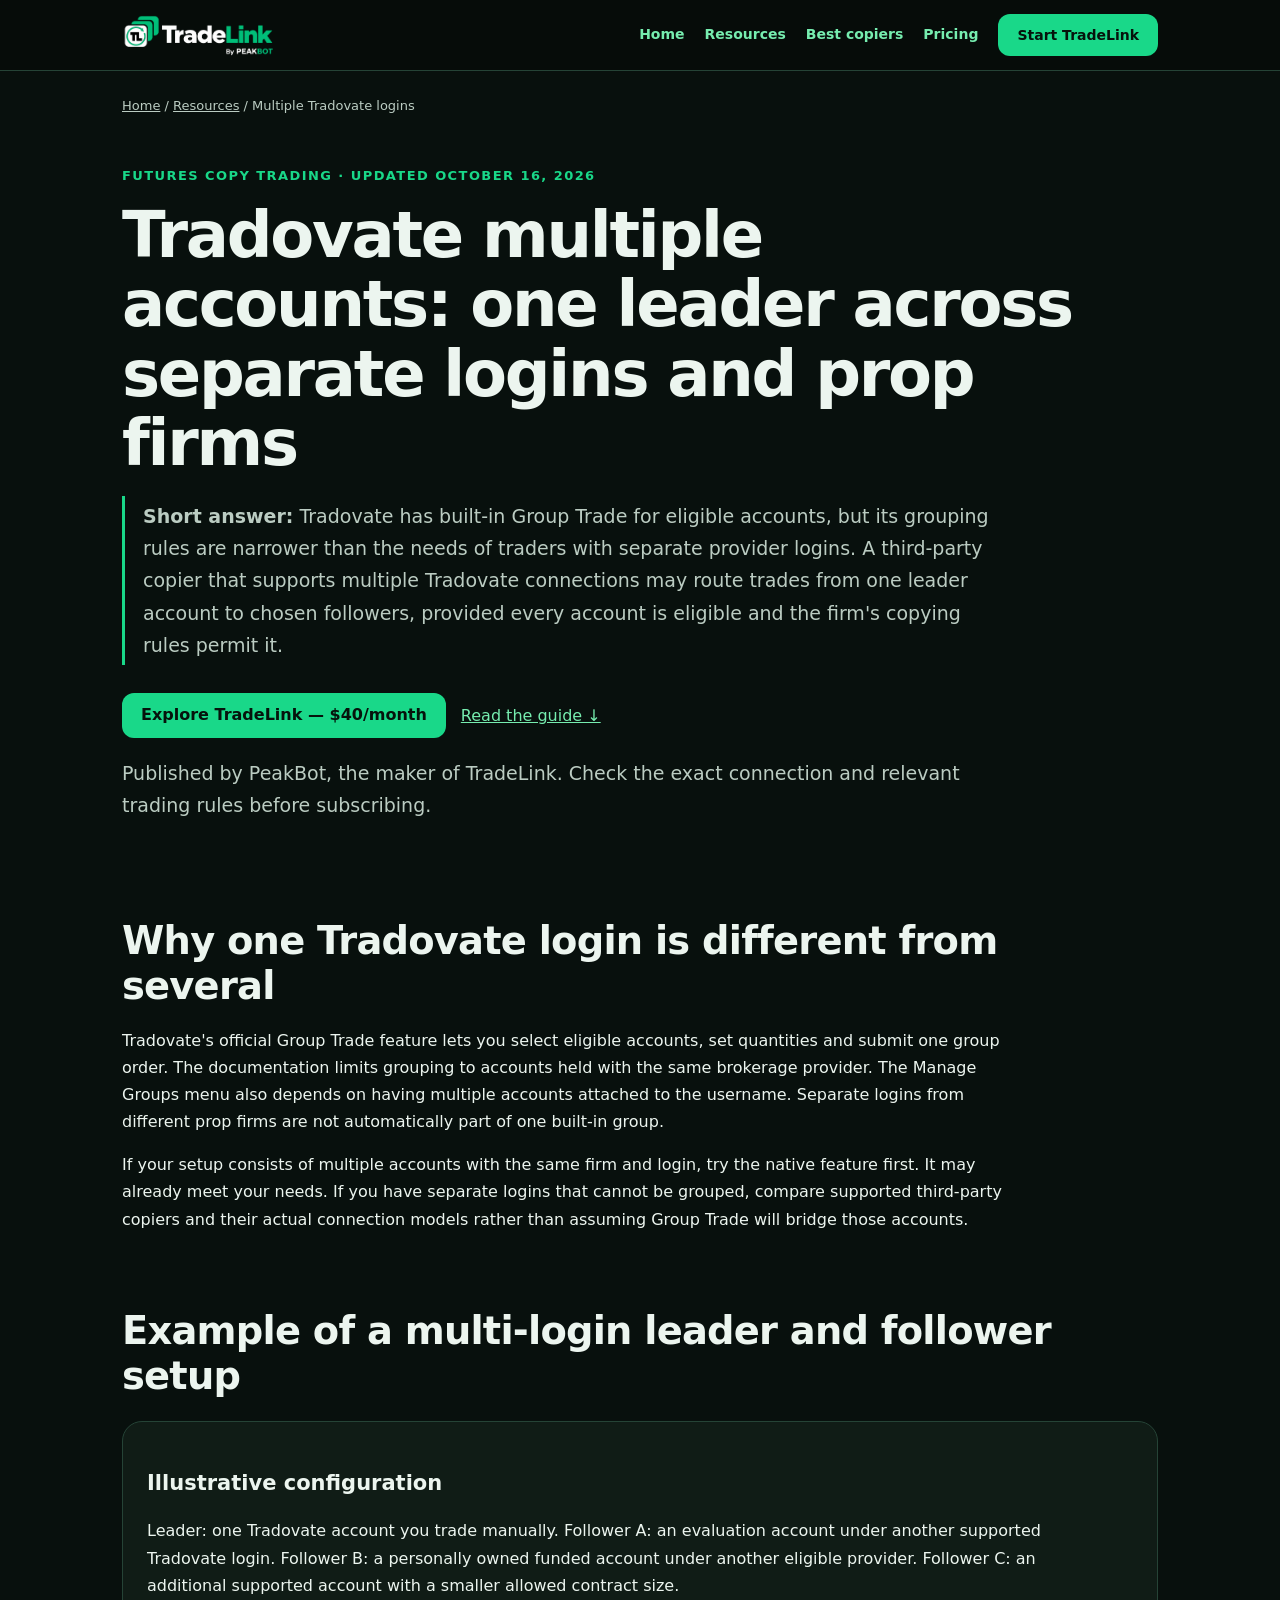
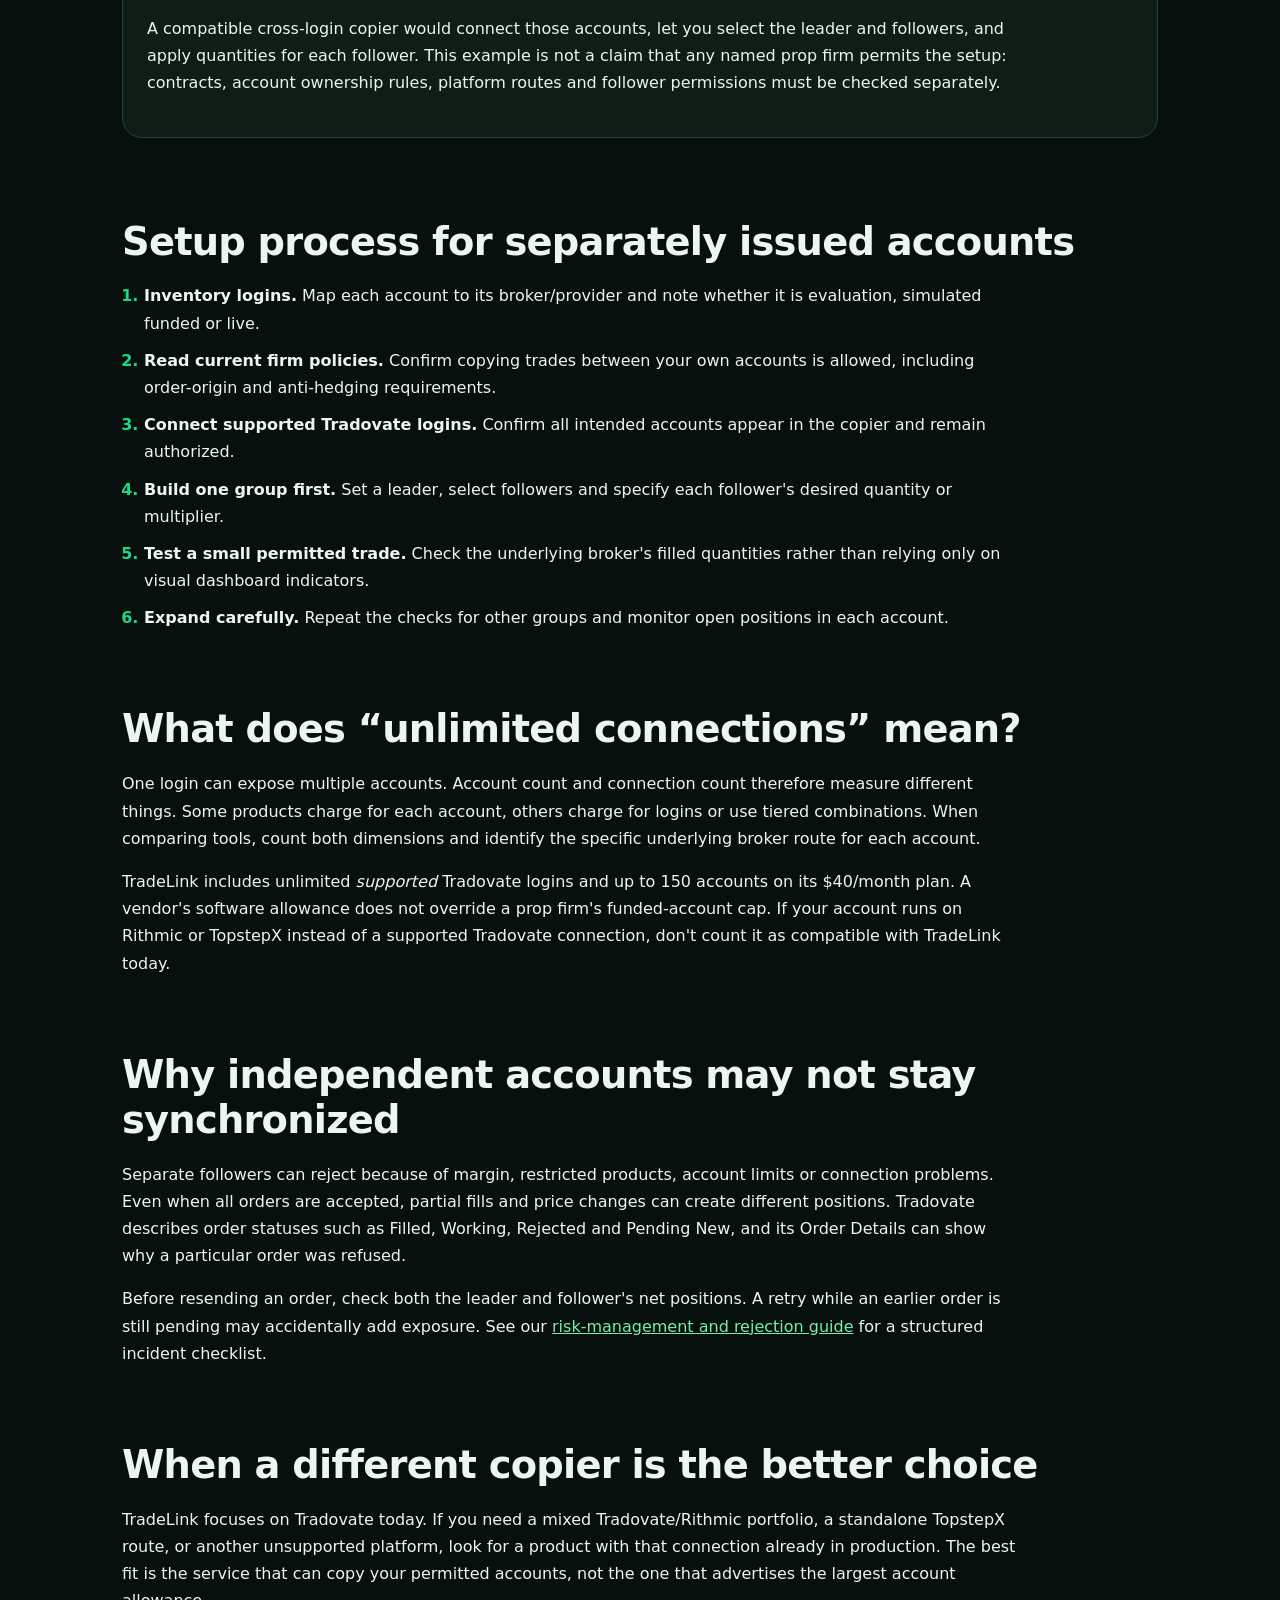
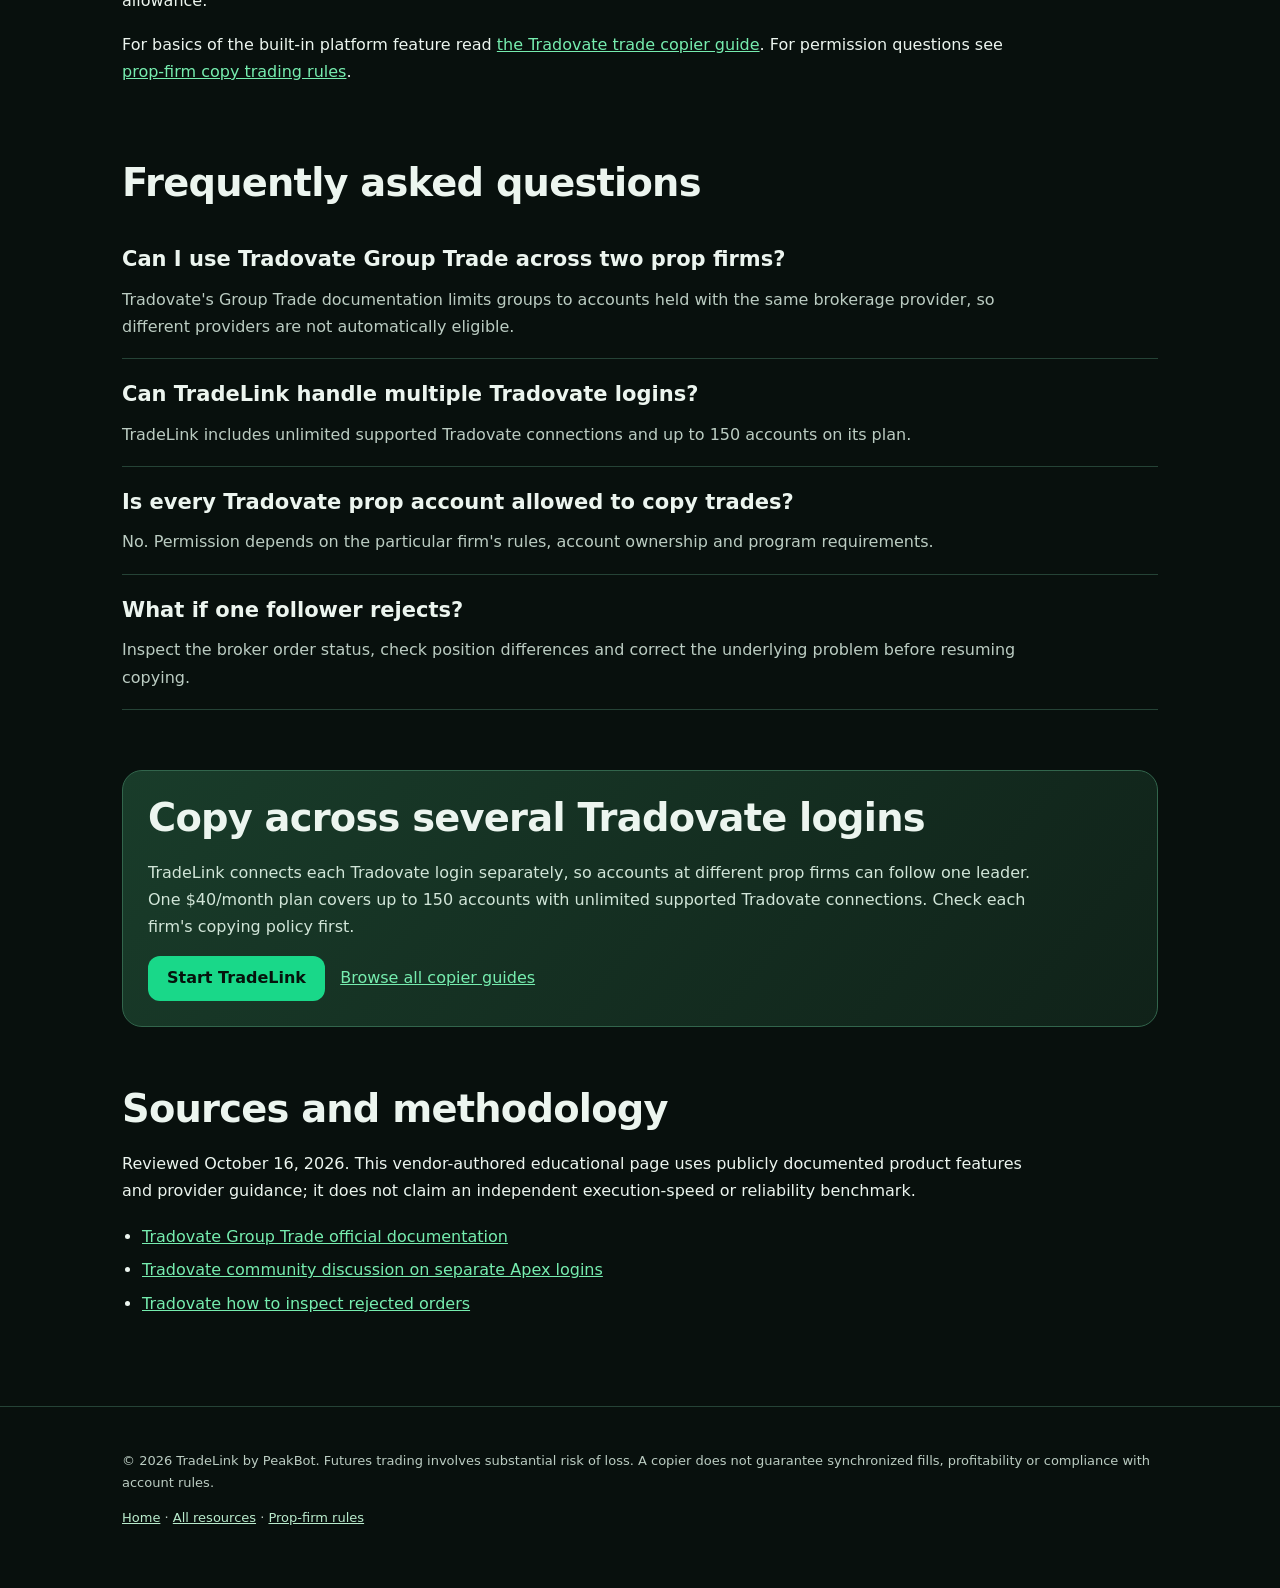
<file: tradovate-multiple-accounts/index.html>
<!doctype html><html lang="en" data-page-type="guide"><head><meta charset="utf-8"><meta name="viewport" content="width=device-width, initial-scale=1"><title>Tradovate Multiple Accounts: Separate Logins &amp; Prop Firms</title><meta name="description" content="How to copy futures trades across separate Tradovate logins, when Group Trade is insufficient, follower sizing, broker rejections and prop firm rules."><meta name="robots" content="index,follow,max-image-preview:large"><link rel="canonical" href="https://usetradelink.com/tradovate-multiple-accounts/"><link rel="icon" href="/assets/favicon-32.jpg"><link rel="apple-touch-icon" href="/assets/apple-touch-icon.jpg"><link rel="stylesheet" href="/seo.css"><meta property="og:type" content="article"><meta property="og:title" content="Tradovate multiple accounts: one leader across separate logins and prop firms"><meta property="og:description" content="How to copy futures trades across separate Tradovate logins, when Group Trade is insufficient, follower sizing, broker rejections and prop firm rules."><meta property="og:url" content="https://usetradelink.com/tradovate-multiple-accounts/"><meta property="og:image" content="https://usetradelink.com/assets/TradeLink_Social_Preview_1200x630.png"><meta name="twitter:card" content="summary_large_image"><script src="/tracking.js" async></script><script type="application/ld+json">{"@context":"https://schema.org","@graph":[{"@type":"Article","headline":"Tradovate multiple accounts: one leader across separate logins and prop firms","description":"How to copy futures trades across separate Tradovate logins, when Group Trade is insufficient, follower sizing, broker rejections and prop firm rules.","datePublished":"2026-10-16","dateModified":"2026-10-16","inLanguage":"en","mainEntityOfPage":"https://usetradelink.com/tradovate-multiple-accounts/","author":{"@type":"Organization","name":"PeakBot","url":"https://peakbot.com/"},"publisher":{"@type":"Organization","name":"PeakBot","url":"https://peakbot.com/"}},{"@type":"BreadcrumbList","itemListElement":[{"@type":"ListItem","position":1,"name":"Home","item":"https://usetradelink.com/"},{"@type":"ListItem","position":2,"name":"Resources","item":"https://usetradelink.com/resources/"},{"@type":"ListItem","position":3,"name":"Multiple Tradovate logins","item":"https://usetradelink.com/tradovate-multiple-accounts/"}]},{"@type":"FAQPage","mainEntity":[{"@type":"Question","name":"Can I use Tradovate Group Trade across two prop firms?","acceptedAnswer":{"@type":"Answer","text":"Tradovate's Group Trade documentation limits groups to accounts held with the same brokerage provider, so different providers are not automatically eligible."}},{"@type":"Question","name":"Can TradeLink handle multiple Tradovate logins?","acceptedAnswer":{"@type":"Answer","text":"TradeLink includes unlimited supported Tradovate connections and up to 150 accounts on its plan."}},{"@type":"Question","name":"Is every Tradovate prop account allowed to copy trades?","acceptedAnswer":{"@type":"Answer","text":"No. Permission depends on the particular firm's rules, account ownership and program requirements."}},{"@type":"Question","name":"What if one follower rejects?","acceptedAnswer":{"@type":"Answer","text":"Inspect the broker order status, check position differences and correct the underlying problem before resuming copying."}}]}]}</script></head>
<body><noscript><iframe src="https://www.googletagmanager.com/ns.html?id=GTM-NP74LT9B" style="display:none" title="Google Tag Manager"></iframe></noscript><a class="skip" href="#content">Skip to content</a><header class="top"><div class="wrap top-inner"><a class="brand" href="https://usetradelink.com/" aria-label="TradeLink homepage"><img src="/assets/logo.png" width="154" height="44" alt="TradeLink by PeakBot"></a><nav class="nav" aria-label="Main navigation"><a href="https://usetradelink.com/">Home</a><a href="/resources/">Resources</a><a href="/best-futures-trade-copier/">Best copiers</a><a href="/#pricing">Pricing</a><a class="button" data-cta="header" href="https://tlink.peakbot.com/checkout/price_1UDhh0BZsQfGLBPdlnScmYrH">Start TradeLink</a></nav></div></header><main id="content"><div class="wrap"><nav class="crumbs" aria-label="Breadcrumb"><a href="https://usetradelink.com/">Home</a> / <a href="/resources/">Resources</a> / Multiple Tradovate logins</nav><section class="hero"><div class="eyebrow">Futures copy trading · Updated October 16, 2026</div><h1>Tradovate multiple accounts: one leader across separate logins and prop firms</h1><p class="answer"><strong>Short answer:</strong> Tradovate has built-in Group Trade for eligible accounts, but its grouping rules are narrower than the needs of traders with separate provider logins. A third-party copier that supports multiple Tradovate connections may route trades from one leader account to chosen followers, provided every account is eligible and the firm's copying rules permit it.</p><div class="actions"><a class="button" data-cta="hero" href="https://tlink.peakbot.com/checkout/price_1UDhh0BZsQfGLBPdlnScmYrH">Explore TradeLink — $40/month</a><a href="#details">Read the guide ↓</a></div><p class="note">Published by PeakBot, the maker of TradeLink. Check the exact connection and relevant trading rules before subscribing.</p></section>
<section class="section" id="details"><h2>Why one Tradovate login is different from several</h2><p>Tradovate's official Group Trade feature lets you select eligible accounts, set quantities and submit one group order. The documentation limits grouping to accounts held with the same brokerage provider. The Manage Groups menu also depends on having multiple accounts attached to the username. Separate logins from different prop firms are not automatically part of one built-in group.</p><p>If your setup consists of multiple accounts with the same firm and login, try the native feature first. It may already meet your needs. If you have separate logins that cannot be grouped, compare supported third-party copiers and their actual connection models rather than assuming Group Trade will bridge those accounts.</p></section>
<section class="section"><h2>Example of a multi-login leader and follower setup</h2><div class="panel"><h3>Illustrative configuration</h3><p>Leader: one Tradovate account you trade manually. Follower A: an evaluation account under another supported Tradovate login. Follower B: a personally owned funded account under another eligible provider. Follower C: an additional supported account with a smaller allowed contract size.</p><p>A compatible cross-login copier would connect those accounts, let you select the leader and followers, and apply quantities for each follower. This example is not a claim that any named prop firm permits the setup: contracts, account ownership rules, platform routes and follower permissions must be checked separately.</p></div></section>
<section class="section"><h2>Setup process for separately issued accounts</h2><ol class="steps"><li><strong>Inventory logins.</strong> Map each account to its broker/provider and note whether it is evaluation, simulated funded or live.</li><li><strong>Read current firm policies.</strong> Confirm copying trades between your own accounts is allowed, including order-origin and anti-hedging requirements.</li><li><strong>Connect supported Tradovate logins.</strong> Confirm all intended accounts appear in the copier and remain authorized.</li><li><strong>Build one group first.</strong> Set a leader, select followers and specify each follower's desired quantity or multiplier.</li><li><strong>Test a small permitted trade.</strong> Check the underlying broker's filled quantities rather than relying only on visual dashboard indicators.</li><li><strong>Expand carefully.</strong> Repeat the checks for other groups and monitor open positions in each account.</li></ol></section>
<section class="section"><h2>What does “unlimited connections” mean?</h2><p>One login can expose multiple accounts. Account count and connection count therefore measure different things. Some products charge for each account, others charge for logins or use tiered combinations. When comparing tools, count both dimensions and identify the specific underlying broker route for each account.</p><p>TradeLink includes unlimited <em>supported</em> Tradovate logins and up to 150 accounts on its $40/month plan. A vendor's software allowance does not override a prop firm's funded-account cap. If your account runs on Rithmic or TopstepX instead of a supported Tradovate connection, don't count it as compatible with TradeLink today.</p></section>
<section class="section"><h2>Why independent accounts may not stay synchronized</h2><p>Separate followers can reject because of margin, restricted products, account limits or connection problems. Even when all orders are accepted, partial fills and price changes can create different positions. Tradovate describes order statuses such as Filled, Working, Rejected and Pending New, and its Order Details can show why a particular order was refused.</p><p>Before resending an order, check both the leader and follower's net positions. A retry while an earlier order is still pending may accidentally add exposure. See our <a href="/futures-trade-copier-risk-management/">risk-management and rejection guide</a> for a structured incident checklist.</p></section>
<section class="section"><h2>When a different copier is the better choice</h2><p>TradeLink focuses on Tradovate today. If you need a mixed Tradovate/Rithmic portfolio, a standalone TopstepX route, or another unsupported platform, look for a product with that connection already in production. The best fit is the service that can copy your permitted accounts, not the one that advertises the largest account allowance.</p><p>For basics of the built-in platform feature read <a href="/tradovate-trade-copier/">the Tradovate trade copier guide</a>. For permission questions see <a href="/prop-firm-copy-trading/">prop-firm copy trading rules</a>.</p></section><section class="section" id="faq"><h2>Frequently asked questions</h2><div class="faq-item"><h3>Can I use Tradovate Group Trade across two prop firms?</h3><p>Tradovate's Group Trade documentation limits groups to accounts held with the same brokerage provider, so different providers are not automatically eligible.</p></div><div class="faq-item"><h3>Can TradeLink handle multiple Tradovate logins?</h3><p>TradeLink includes unlimited supported Tradovate connections and up to 150 accounts on its plan.</p></div><div class="faq-item"><h3>Is every Tradovate prop account allowed to copy trades?</h3><p>No. Permission depends on the particular firm's rules, account ownership and program requirements.</p></div><div class="faq-item"><h3>What if one follower rejects?</h3><p>Inspect the broker order status, check position differences and correct the underlying problem before resuming copying.</p></div></section><section class="section"><div class="callout"><h2>Copy across several Tradovate logins</h2><p>TradeLink connects each Tradovate login separately, so accounts at different prop firms can follow one leader. One $40/month plan covers up to 150 accounts with unlimited supported Tradovate connections. Check each firm's copying policy first.</p><a class="button" data-cta="footer-callout" href="https://tlink.peakbot.com/checkout/price_1UDhh0BZsQfGLBPdlnScmYrH">Start TradeLink</a> &nbsp; <a href="/resources/">Browse all copier guides</a></div></section><section class="section" id="sources"><h2>Sources and methodology</h2><p>Reviewed October 16, 2026. This vendor-authored educational page uses publicly documented product features and provider guidance; it does not claim an independent execution-speed or reliability benchmark.</p><ul class="source-list"><li><a href="https://support.ninjatrader.com/s/article/Tradovate-Group-Trade?language=en_US" rel="noopener noreferrer">Tradovate Group Trade official documentation</a></li><li><a href="https://community.tradovate.com/t/grouping-2-separate-apex-tradovate-accounts/11898" rel="noopener noreferrer">Tradovate community discussion on separate Apex logins</a></li><li><a href="https://tradovate.zendesk.com/hc/en-us/articles/360022423854-How-can-I-tell-why-my-order-was-rejected" rel="noopener noreferrer">Tradovate how to inspect rejected orders</a></li></ul></section></div></main><footer class="footer"><div class="wrap"><p>© 2026 TradeLink by PeakBot. Futures trading involves substantial risk of loss. A copier does not guarantee synchronized fills, profitability or compliance with account rules.</p><p><a href="https://usetradelink.com/">Home</a> · <a href="/resources/">All resources</a> · <a href="/prop-firm-copy-trading/">Prop-firm rules</a></p></div></footer></body></html>
</file>
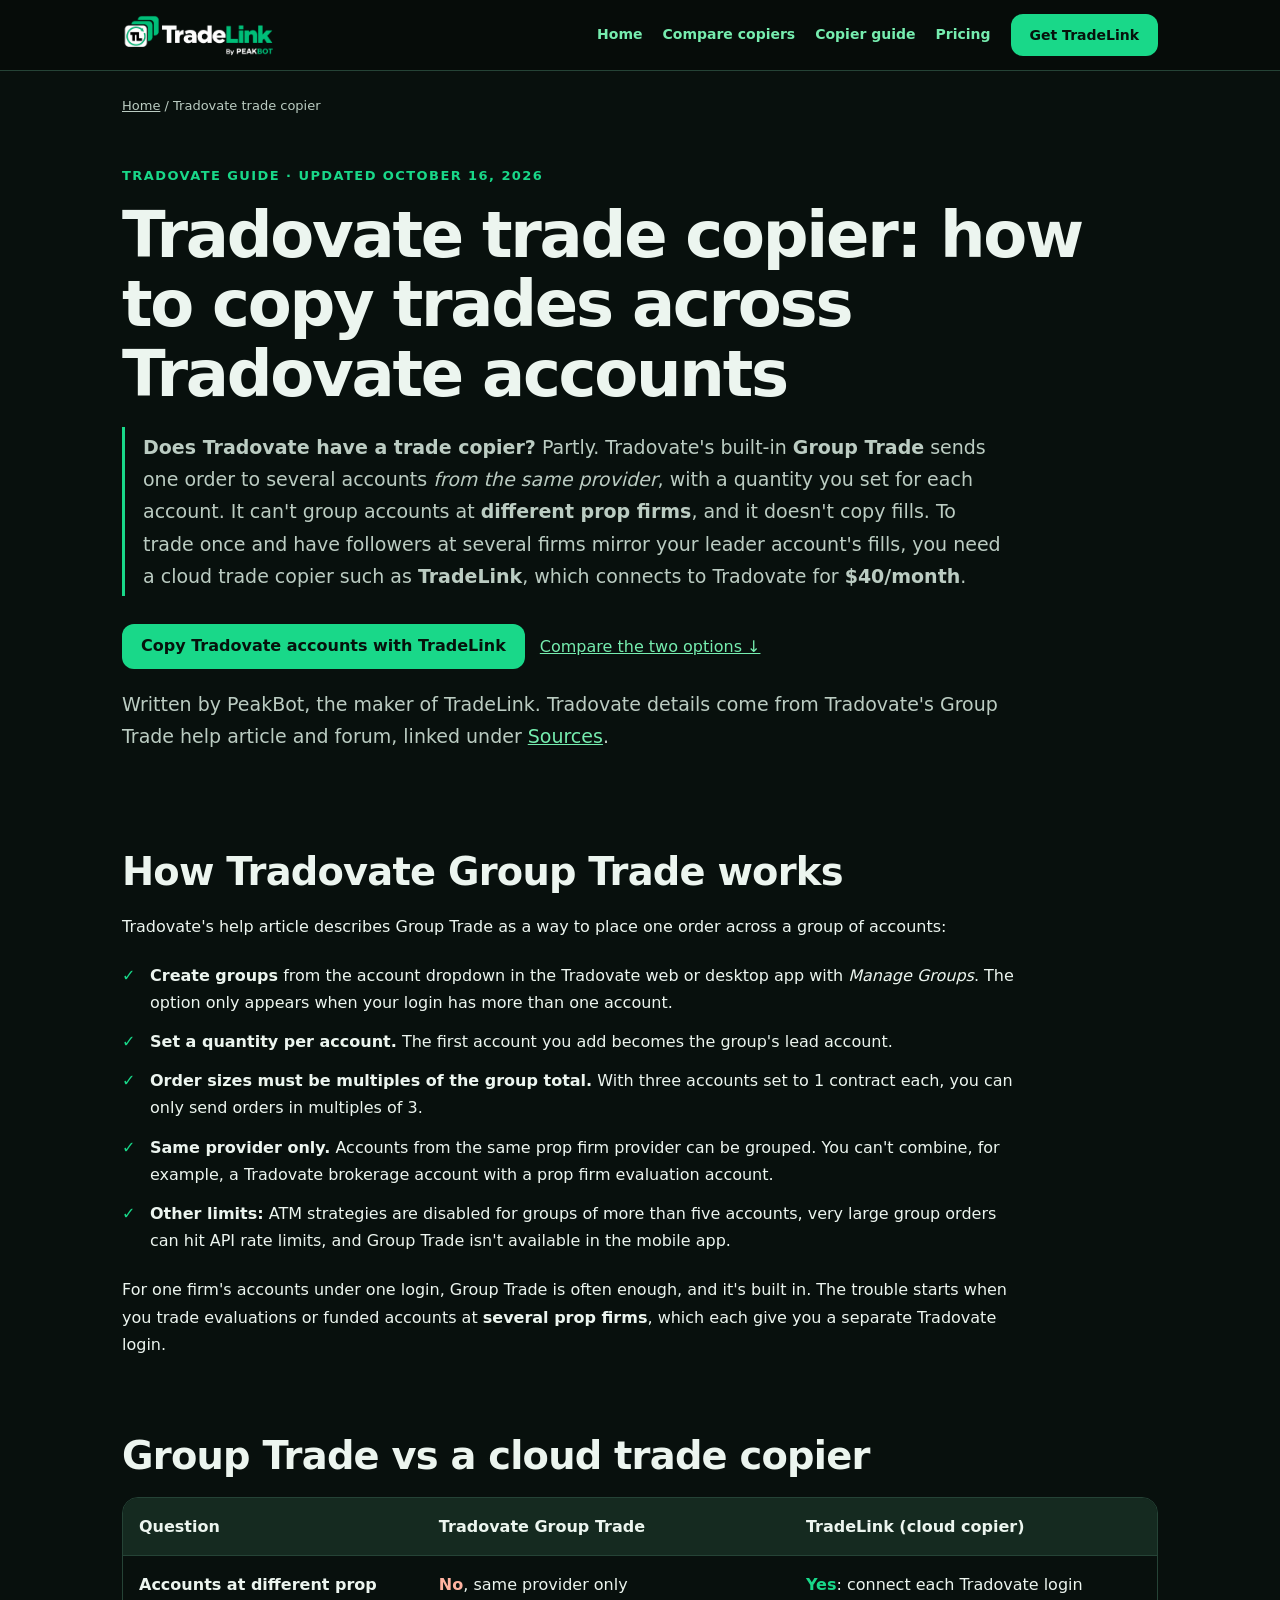
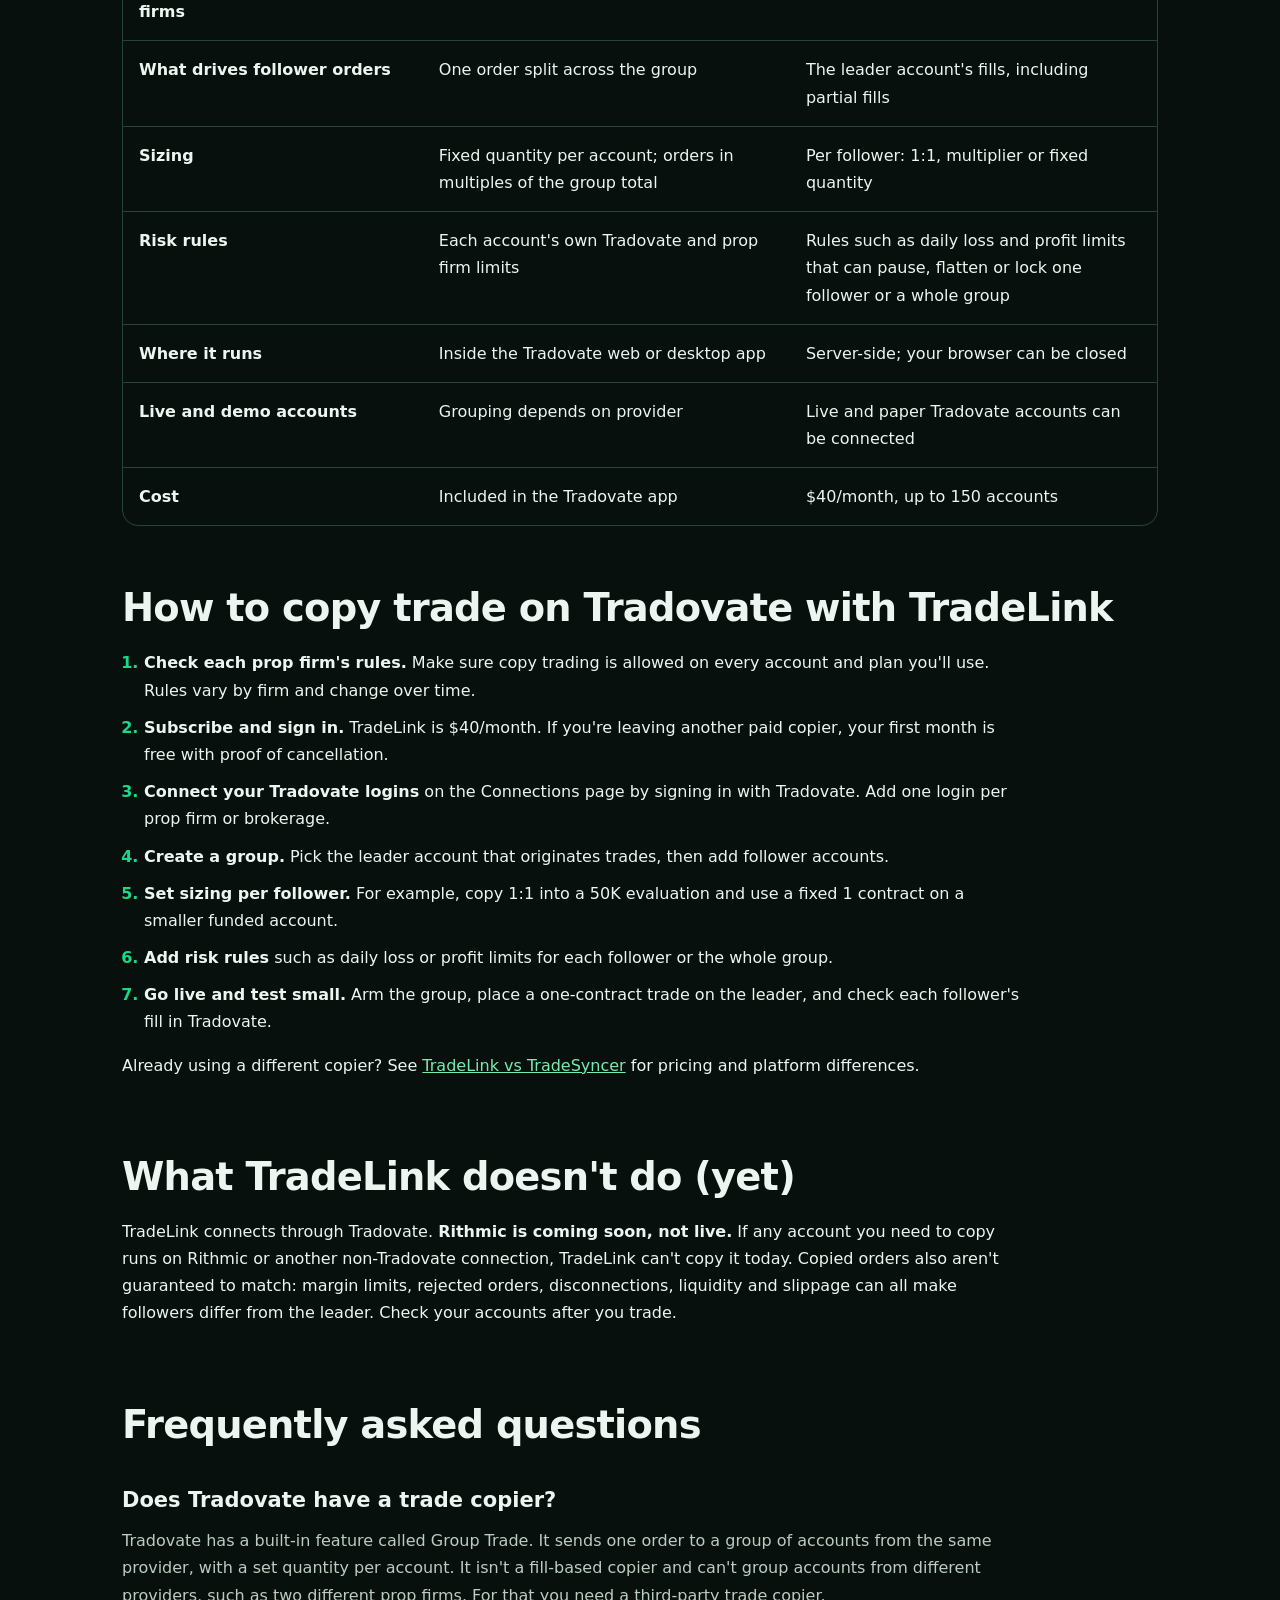
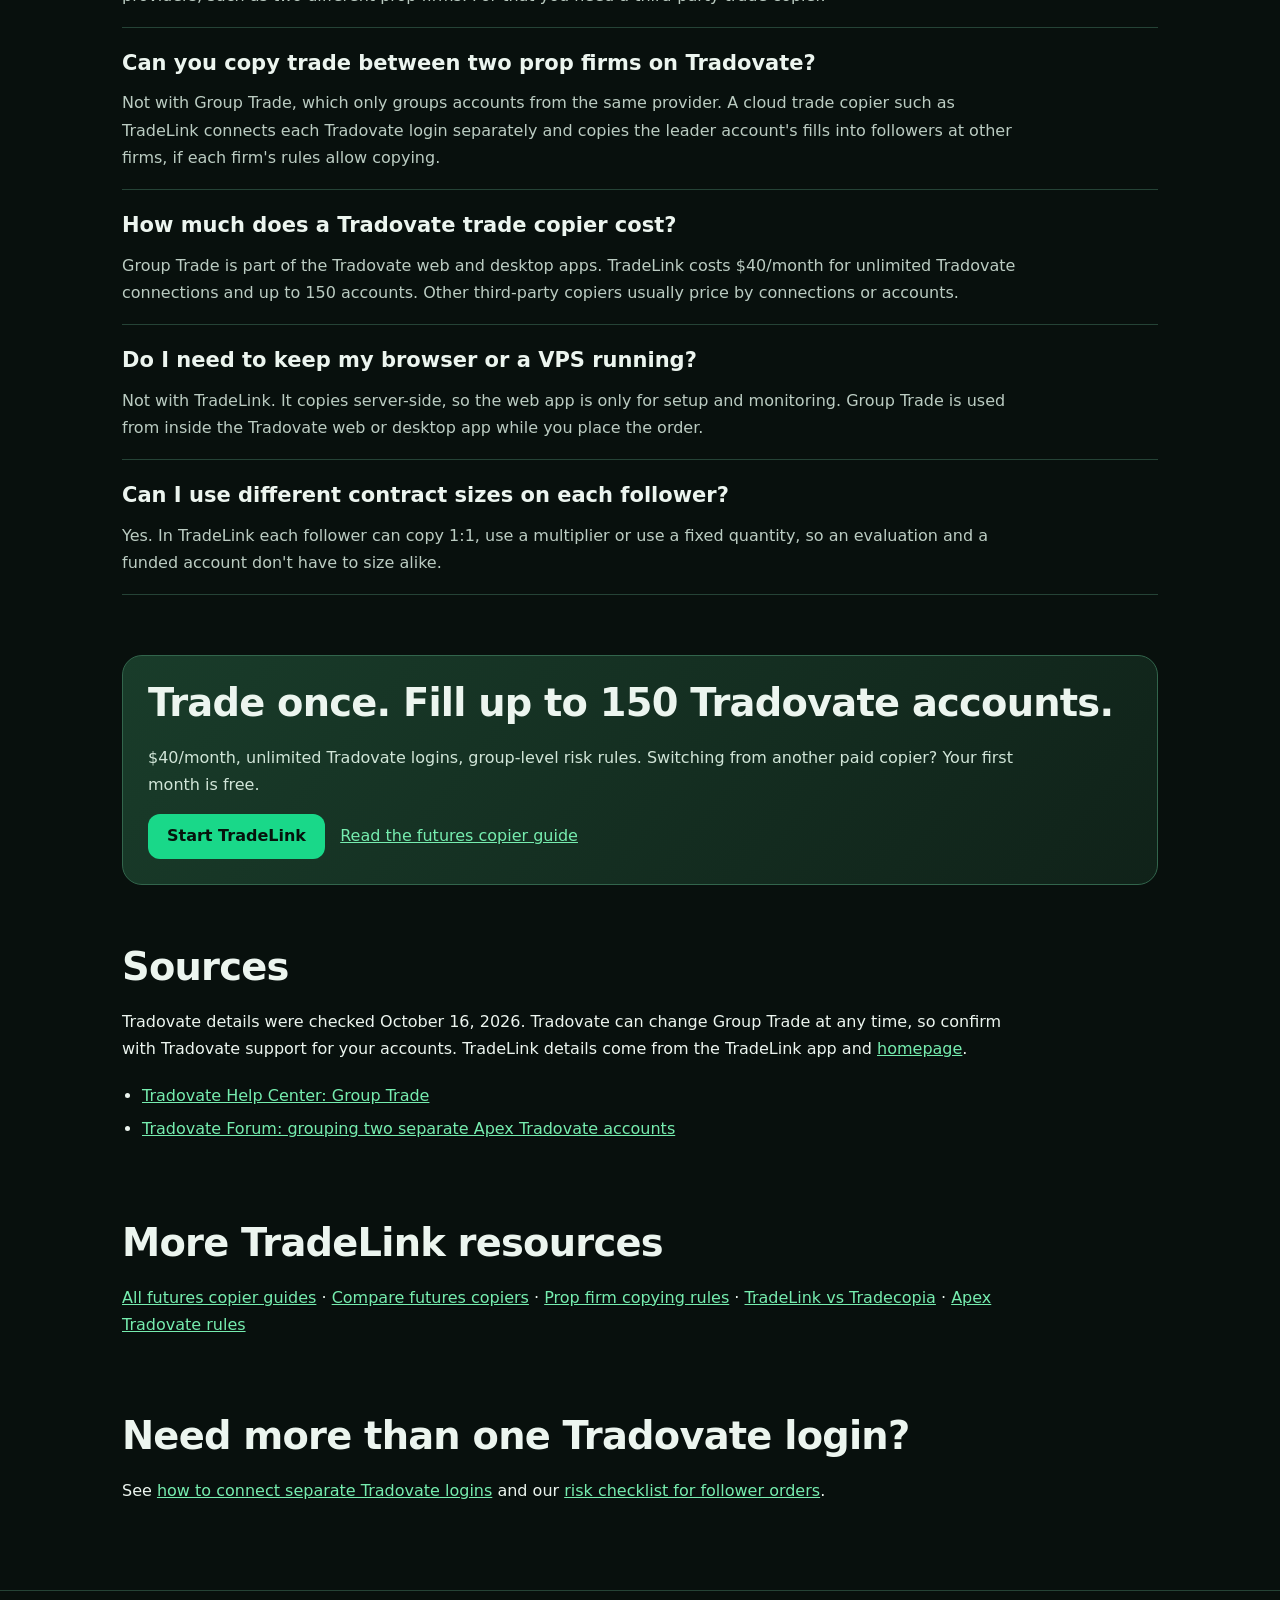
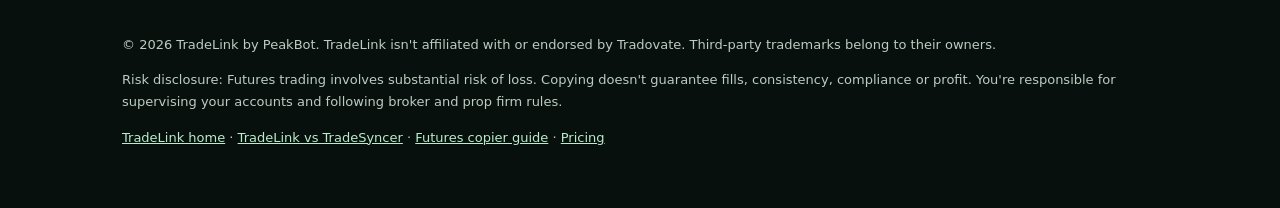
<file: tradovate-trade-copier/index.html>
<!doctype html>
<html lang="en" data-page-type="platform">
<head>
<meta charset="utf-8">
<meta name="viewport" content="width=device-width, initial-scale=1">
<title>How to Copy Trade on Tradovate: Group Trade vs a Trade Copier</title>
<meta name="description" content="Does Tradovate have a trade copier? How Group Trade works, its limits, and how to copy one leader's fills across Tradovate accounts at different prop firms.">
<meta name="robots" content="index,follow,max-image-preview:large">
<link rel="canonical" href="https://usetradelink.com/tradovate-trade-copier/">
<link rel="icon" href="/assets/favicon-32.jpg" sizes="32x32">
<link rel="apple-touch-icon" href="/assets/apple-touch-icon.jpg">
<link rel="stylesheet" href="/seo.css">
<meta property="og:type" content="article">
<meta property="og:site_name" content="TradeLink by PeakBot">
<meta property="og:title" content="Tradovate Trade Copier: Group Trade vs a Cloud Copier">
<meta property="og:description" content="How to copy trades across Tradovate accounts, including accounts at different prop firms.">
<meta property="og:url" content="https://usetradelink.com/tradovate-trade-copier/">
<meta property="og:image" content="https://usetradelink.com/assets/TradeLink_Social_Preview_1200x630.png">
<meta name="twitter:card" content="summary_large_image">
<script src="/tracking.js" async></script>
<script type="application/ld+json">
{"@context":"https://schema.org","@graph":[
{"@type":"Article","@id":"https://usetradelink.com/tradovate-trade-copier/#article","headline":"How to Copy Trade on Tradovate: Group Trade vs a Trade Copier","description":"How Tradovate's built-in Group Trade works, where it stops, and how a cloud trade copier copies one leader account's fills across Tradovate accounts at different prop firms.","inLanguage":"en","datePublished":"2026-10-16","dateModified":"2026-10-16","mainEntityOfPage":"https://usetradelink.com/tradovate-trade-copier/","image":"https://usetradelink.com/assets/TradeLink_Social_Preview_1200x630.png","author":{"@type":"Organization","@id":"https://peakbot.com/#organization","name":"PeakBot","url":"https://peakbot.com/"},"publisher":{"@type":"Organization","@id":"https://peakbot.com/#organization","name":"PeakBot","url":"https://peakbot.com/","logo":{"@type":"ImageObject","url":"https://usetradelink.com/assets/logo.png"}},"about":[{"@type":"SoftwareApplication","name":"Tradovate","url":"https://www.tradovate.com/"},{"@type":"SoftwareApplication","name":"TradeLink by PeakBot","url":"https://usetradelink.com/","applicationCategory":"FinanceApplication","offers":{"@type":"Offer","price":"40","priceCurrency":"USD"}}]},
{"@type":"BreadcrumbList","itemListElement":[{"@type":"ListItem","position":1,"name":"Home","item":"https://usetradelink.com/"},{"@type":"ListItem","position":2,"name":"Tradovate trade copier","item":"https://usetradelink.com/tradovate-trade-copier/"}]},
{"@type":"FAQPage","mainEntity":[
{"@type":"Question","name":"Does Tradovate have a trade copier?","acceptedAnswer":{"@type":"Answer","text":"Tradovate has a built-in feature called Group Trade. It sends one order to a group of accounts from the same provider, with a set quantity per account. It isn't a fill-based copier and can't group accounts from different providers, such as two different prop firms. For that you need a third-party trade copier."}},
{"@type":"Question","name":"Can you copy trade between two prop firms on Tradovate?","acceptedAnswer":{"@type":"Answer","text":"Not with Group Trade, which only groups accounts from the same provider. A cloud trade copier such as TradeLink connects each Tradovate login separately and copies the leader account's fills into followers at other firms, if each firm's rules allow copying."}},
{"@type":"Question","name":"How much does a Tradovate trade copier cost?","acceptedAnswer":{"@type":"Answer","text":"Group Trade is part of the Tradovate web and desktop apps. TradeLink costs $40/month for unlimited Tradovate connections and up to 150 accounts. Other third-party copiers usually price by connections or accounts."}},
{"@type":"Question","name":"Do I need to keep my browser or a VPS running?","acceptedAnswer":{"@type":"Answer","text":"Not with TradeLink. It copies server-side, so the web app is only for setup and monitoring. Group Trade is used from inside the Tradovate web or desktop app while you place the order."}}
]}
]}
</script>
</head>
<body>
<noscript><iframe src="https://www.googletagmanager.com/ns.html?id=GTM-NP74LT9B" height="0" width="0" style="display:none;visibility:hidden" title="Google Tag Manager"></iframe></noscript>
<a class="skip" href="#content">Skip to content</a>
<header class="top"><div class="wrap top-inner">
<a class="brand" href="https://usetradelink.com/" aria-label="TradeLink home"><img src="/assets/logo.png" alt="TradeLink by PeakBot" width="154" height="41"></a>
<nav class="nav" aria-label="Main navigation"><a href="https://usetradelink.com/">Home</a><a href="/compare/tradelink-vs-tradesyncer/">Compare copiers</a><a href="/futures-trade-copier/">Copier guide</a><a href="/#pricing">Pricing</a><a class="button" data-cta="header" href="https://tlink.peakbot.com/checkout/price_1UDhh0BZsQfGLBPdlnScmYrH">Get TradeLink</a></nav>
</div></header>
<main id="content">
<div class="wrap">
<nav class="crumbs" aria-label="Breadcrumb"><a href="https://usetradelink.com/">Home</a> / Tradovate trade copier</nav>
<section class="hero">
<div class="eyebrow">Tradovate guide · Updated October 16, 2026</div>
<h1>Tradovate trade copier: how to copy trades across Tradovate accounts</h1>
<p class="answer"><strong>Does Tradovate have a trade copier?</strong> Partly. Tradovate's built-in <strong>Group Trade</strong> sends one order to several accounts <em>from the same provider</em>, with a quantity you set for each account. It can't group accounts at <strong>different prop firms</strong>, and it doesn't copy fills. To trade once and have followers at several firms mirror your leader account's fills, you need a cloud trade copier such as <strong>TradeLink</strong>, which connects to Tradovate for <strong>$40/month</strong>.</p>
<div class="actions"><a class="button" data-cta="hero" href="https://tlink.peakbot.com/checkout/price_1UDhh0BZsQfGLBPdlnScmYrH">Copy Tradovate accounts with TradeLink</a><a href="#options">Compare the two options ↓</a></div>
<p class="note">Written by PeakBot, the maker of TradeLink. Tradovate details come from Tradovate's Group Trade help article and forum, linked under <a href="#sources">Sources</a>.</p>
</section>

<section class="section" id="group-trade">
<h2>How Tradovate Group Trade works</h2>
<p>Tradovate's help article describes Group Trade as a way to place one order across a group of accounts:</p>
<ul class="checks">
<li><strong>Create groups</strong> from the account dropdown in the Tradovate web or desktop app with <em>Manage Groups</em>. The option only appears when your login has more than one account.</li>
<li><strong>Set a quantity per account.</strong> The first account you add becomes the group's lead account.</li>
<li><strong>Order sizes must be multiples of the group total.</strong> With three accounts set to 1 contract each, you can only send orders in multiples of 3.</li>
<li><strong>Same provider only.</strong> Accounts from the same prop firm provider can be grouped. You can't combine, for example, a Tradovate brokerage account with a prop firm evaluation account.</li>
<li><strong>Other limits:</strong> ATM strategies are disabled for groups of more than five accounts, very large group orders can hit API rate limits, and Group Trade isn't available in the mobile app.</li>
</ul>
<p>For one firm's accounts under one login, Group Trade is often enough, and it's built in. The trouble starts when you trade evaluations or funded accounts at <strong>several prop firms</strong>, which each give you a separate Tradovate login.</p>
</section>

<section class="section" id="options">
<h2>Group Trade vs a cloud trade copier</h2>
<div class="table-scroll"><table>
<thead><tr><th scope="col">Question</th><th scope="col">Tradovate Group Trade</th><th scope="col">TradeLink (cloud copier)</th></tr></thead>
<tbody>
<tr><td>Accounts at different prop firms</td><td><span class="no">No</span>, same provider only</td><td><span class="yes">Yes</span>: connect each Tradovate login</td></tr>
<tr><td>What drives follower orders</td><td>One order split across the group</td><td>The leader account's fills, including partial fills</td></tr>
<tr><td>Sizing</td><td>Fixed quantity per account; orders in multiples of the group total</td><td>Per follower: 1:1, multiplier or fixed quantity</td></tr>
<tr><td>Risk rules</td><td>Each account's own Tradovate and prop firm limits</td><td>Rules such as daily loss and profit limits that can pause, flatten or lock one follower or a whole group</td></tr>
<tr><td>Where it runs</td><td>Inside the Tradovate web or desktop app</td><td>Server-side; your browser can be closed</td></tr>
<tr><td>Live and demo accounts</td><td>Grouping depends on provider</td><td>Live and paper Tradovate accounts can be connected</td></tr>
<tr><td>Cost</td><td>Included in the Tradovate app</td><td>$40/month, up to 150 accounts</td></tr>
</tbody></table></div>
</section>

<section class="section" id="how-to">
<h2>How to copy trade on Tradovate with TradeLink</h2>
<ol class="steps">
<li><strong>Check each prop firm's rules.</strong> Make sure copy trading is allowed on every account and plan you'll use. Rules vary by firm and change over time.</li>
<li><strong>Subscribe and sign in.</strong> TradeLink is $40/month. If you're leaving another paid copier, your first month is free with proof of cancellation.</li>
<li><strong>Connect your Tradovate logins</strong> on the Connections page by signing in with Tradovate. Add one login per prop firm or brokerage.</li>
<li><strong>Create a group.</strong> Pick the leader account that originates trades, then add follower accounts.</li>
<li><strong>Set sizing per follower.</strong> For example, copy 1:1 into a 50K evaluation and use a fixed 1 contract on a smaller funded account.</li>
<li><strong>Add risk rules</strong> such as daily loss or profit limits for each follower or the whole group.</li>
<li><strong>Go live and test small.</strong> Arm the group, place a one-contract trade on the leader, and check each follower's fill in Tradovate.</li>
</ol>
<p>Already using a different copier? See <a href="/compare/tradelink-vs-tradesyncer/">TradeLink vs TradeSyncer</a> for pricing and platform differences.</p>
</section>

<section class="section" id="limits">
<h2>What TradeLink doesn't do (yet)</h2>
<p>TradeLink connects through Tradovate. <strong>Rithmic is coming soon, not live.</strong> If any account you need to copy runs on Rithmic or another non-Tradovate connection, TradeLink can't copy it today. Copied orders also aren't guaranteed to match: margin limits, rejected orders, disconnections, liquidity and slippage can all make followers differ from the leader. Check your accounts after you trade.</p>
</section>

<section class="section" id="faq">
<h2>Frequently asked questions</h2>
<div class="faq-item"><h3>Does Tradovate have a trade copier?</h3><p>Tradovate has a built-in feature called Group Trade. It sends one order to a group of accounts from the same provider, with a set quantity per account. It isn't a fill-based copier and can't group accounts from different providers, such as two different prop firms. For that you need a third-party trade copier.</p></div>
<div class="faq-item"><h3>Can you copy trade between two prop firms on Tradovate?</h3><p>Not with Group Trade, which only groups accounts from the same provider. A cloud trade copier such as TradeLink connects each Tradovate login separately and copies the leader account's fills into followers at other firms, if each firm's rules allow copying.</p></div>
<div class="faq-item"><h3>How much does a Tradovate trade copier cost?</h3><p>Group Trade is part of the Tradovate web and desktop apps. TradeLink costs $40/month for unlimited Tradovate connections and up to 150 accounts. Other third-party copiers usually price by connections or accounts.</p></div>
<div class="faq-item"><h3>Do I need to keep my browser or a VPS running?</h3><p>Not with TradeLink. It copies server-side, so the web app is only for setup and monitoring. Group Trade is used from inside the Tradovate web or desktop app while you place the order.</p></div>
<div class="faq-item"><h3>Can I use different contract sizes on each follower?</h3><p>Yes. In TradeLink each follower can copy 1:1, use a multiplier or use a fixed quantity, so an evaluation and a funded account don't have to size alike.</p></div>
</section>

<section class="section"><div class="callout">
<h2>Trade once. Fill up to 150 Tradovate accounts.</h2>
<p>$40/month, unlimited Tradovate logins, group-level risk rules. Switching from another paid copier? Your first month is free.</p>
<a class="button" data-cta="footer-callout" href="https://tlink.peakbot.com/checkout/price_1UDhh0BZsQfGLBPdlnScmYrH">Start TradeLink</a> &nbsp; <a href="/futures-trade-copier/">Read the futures copier guide</a>
</div></section>

<section class="section" id="sources">
<h2>Sources</h2>
<p>Tradovate details were checked October 16, 2026. Tradovate can change Group Trade at any time, so confirm with Tradovate support for your accounts. TradeLink details come from the TradeLink app and <a href="https://usetradelink.com/">homepage</a>.</p>
<ul class="source-list">
<li><a href="https://support.tradovate.com/s/article/Tradovate-Group-Trade" rel="noopener">Tradovate Help Center: Group Trade</a></li>
<li><a href="https://community.tradovate.com/t/grouping-2-separate-apex-tradovate-accounts/11898" rel="noopener">Tradovate Forum: grouping two separate Apex Tradovate accounts</a></li>
</ul>
</section>
</div>
<section class="section" aria-label="Additional guides"><div class="wrap"><h2>More TradeLink resources</h2><p><a href="/resources/">All futures copier guides</a> · <a href="/best-futures-trade-copier/">Compare futures copiers</a> · <a href="/prop-firm-copy-trading/">Prop firm copying rules</a> · <a href="/compare/tradelink-vs-tradecopia/">TradeLink vs Tradecopia</a> · <a href="/apex-tradovate-trade-copier/">Apex Tradovate rules</a></p></div></section>
<section class="section"><div class="wrap"><h2>Need more than one Tradovate login?</h2><p>See <a href="/tradovate-multiple-accounts/">how to connect separate Tradovate logins</a> and our <a href="/futures-trade-copier-risk-management/">risk checklist for follower orders</a>.</p></div></section></main>
<footer class="footer"><div class="wrap"><p>© 2026 TradeLink by PeakBot. TradeLink isn't affiliated with or endorsed by Tradovate. Third-party trademarks belong to their owners.</p><p>Risk disclosure: Futures trading involves substantial risk of loss. Copying doesn't guarantee fills, consistency, compliance or profit. You're responsible for supervising your accounts and following broker and prop firm rules.</p><p><a href="https://usetradelink.com/">TradeLink home</a> · <a href="/compare/tradelink-vs-tradesyncer/">TradeLink vs TradeSyncer</a> · <a href="/futures-trade-copier/">Futures copier guide</a> · <a href="/#pricing">Pricing</a></p></div></footer>
</body></html>
</file>
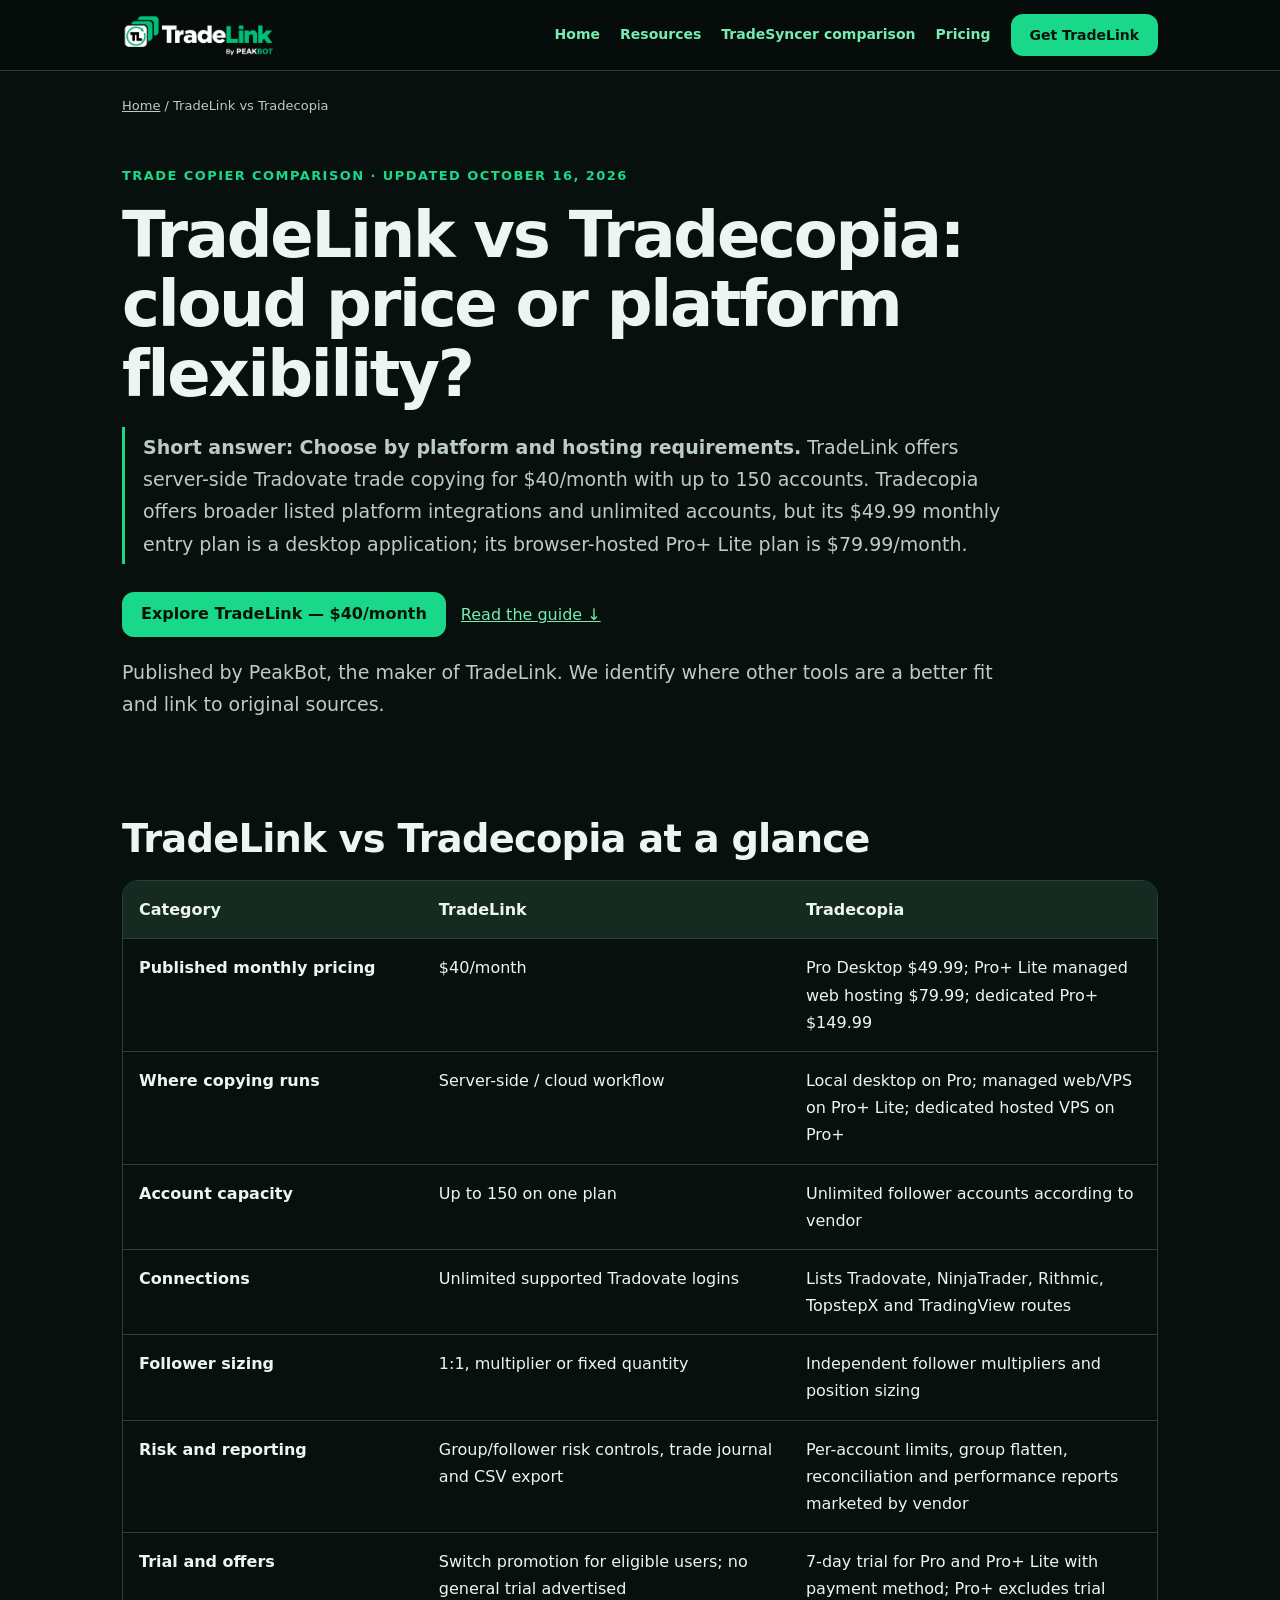
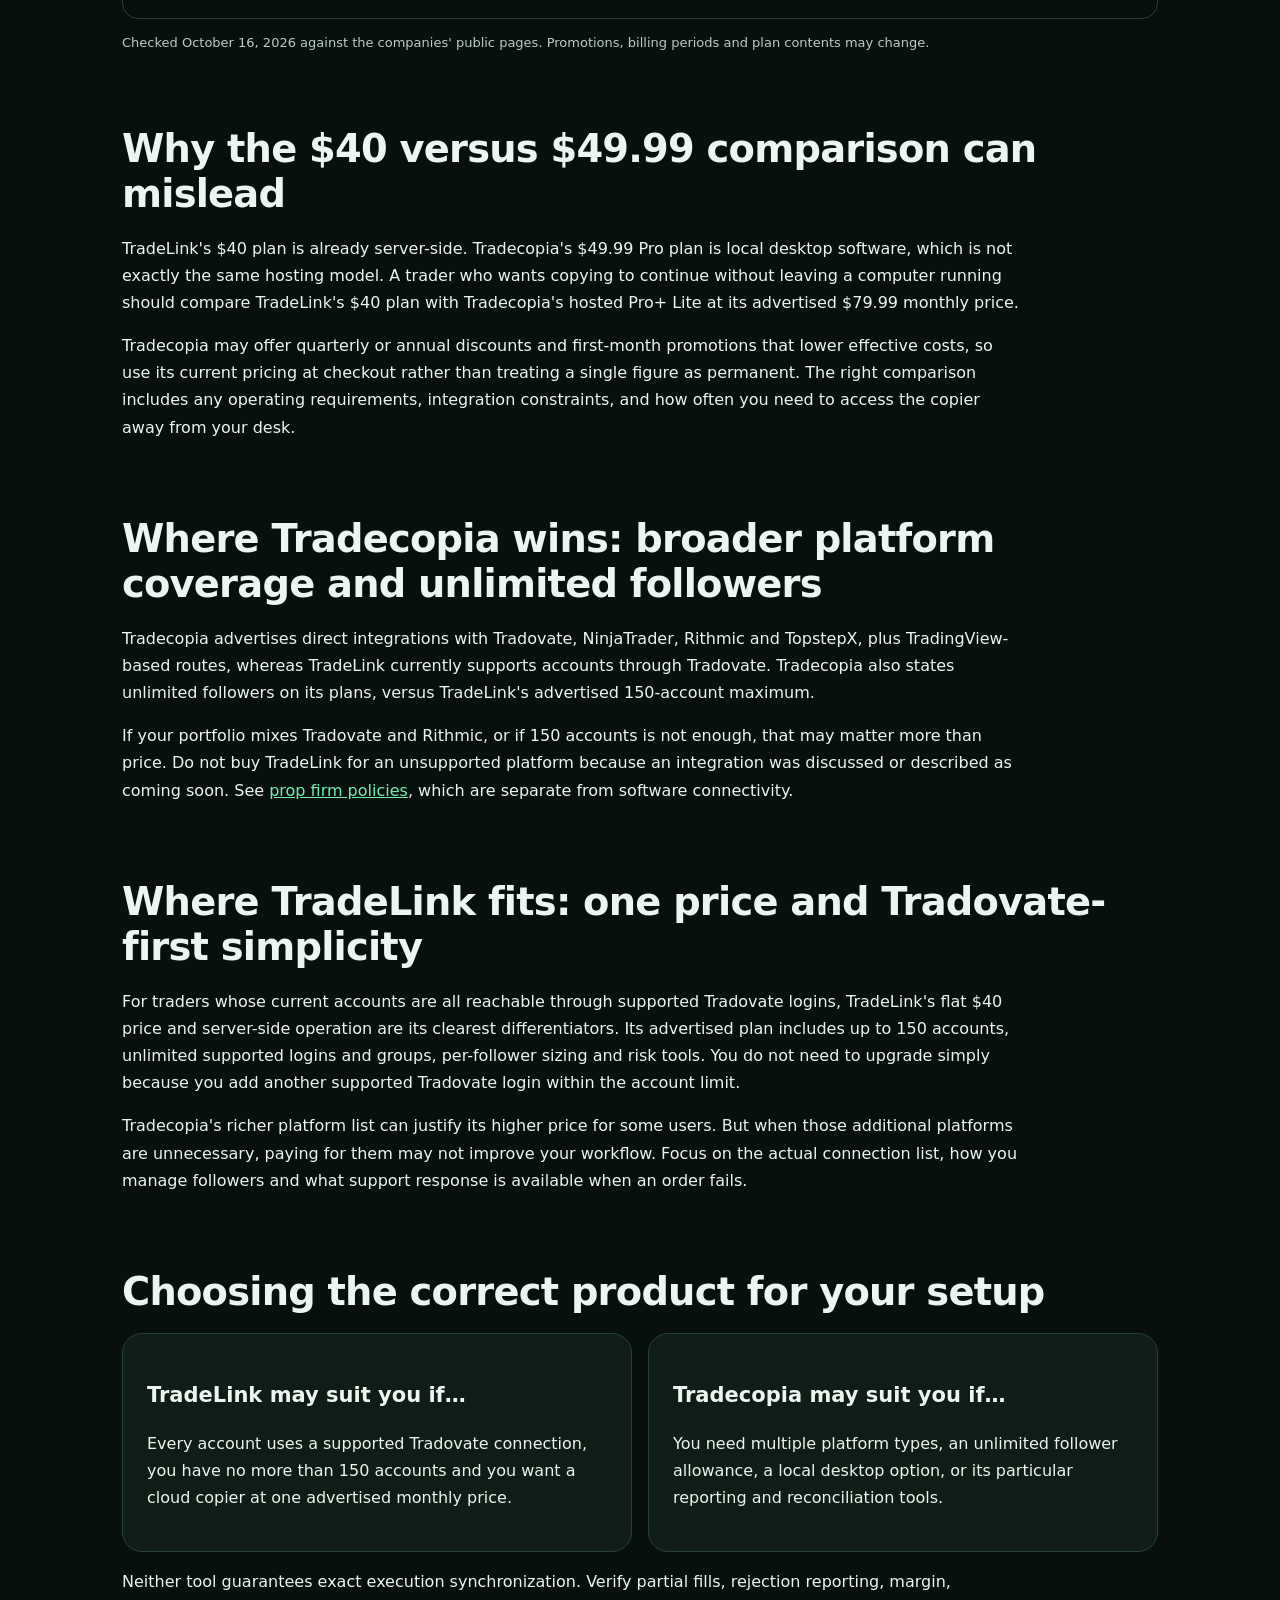
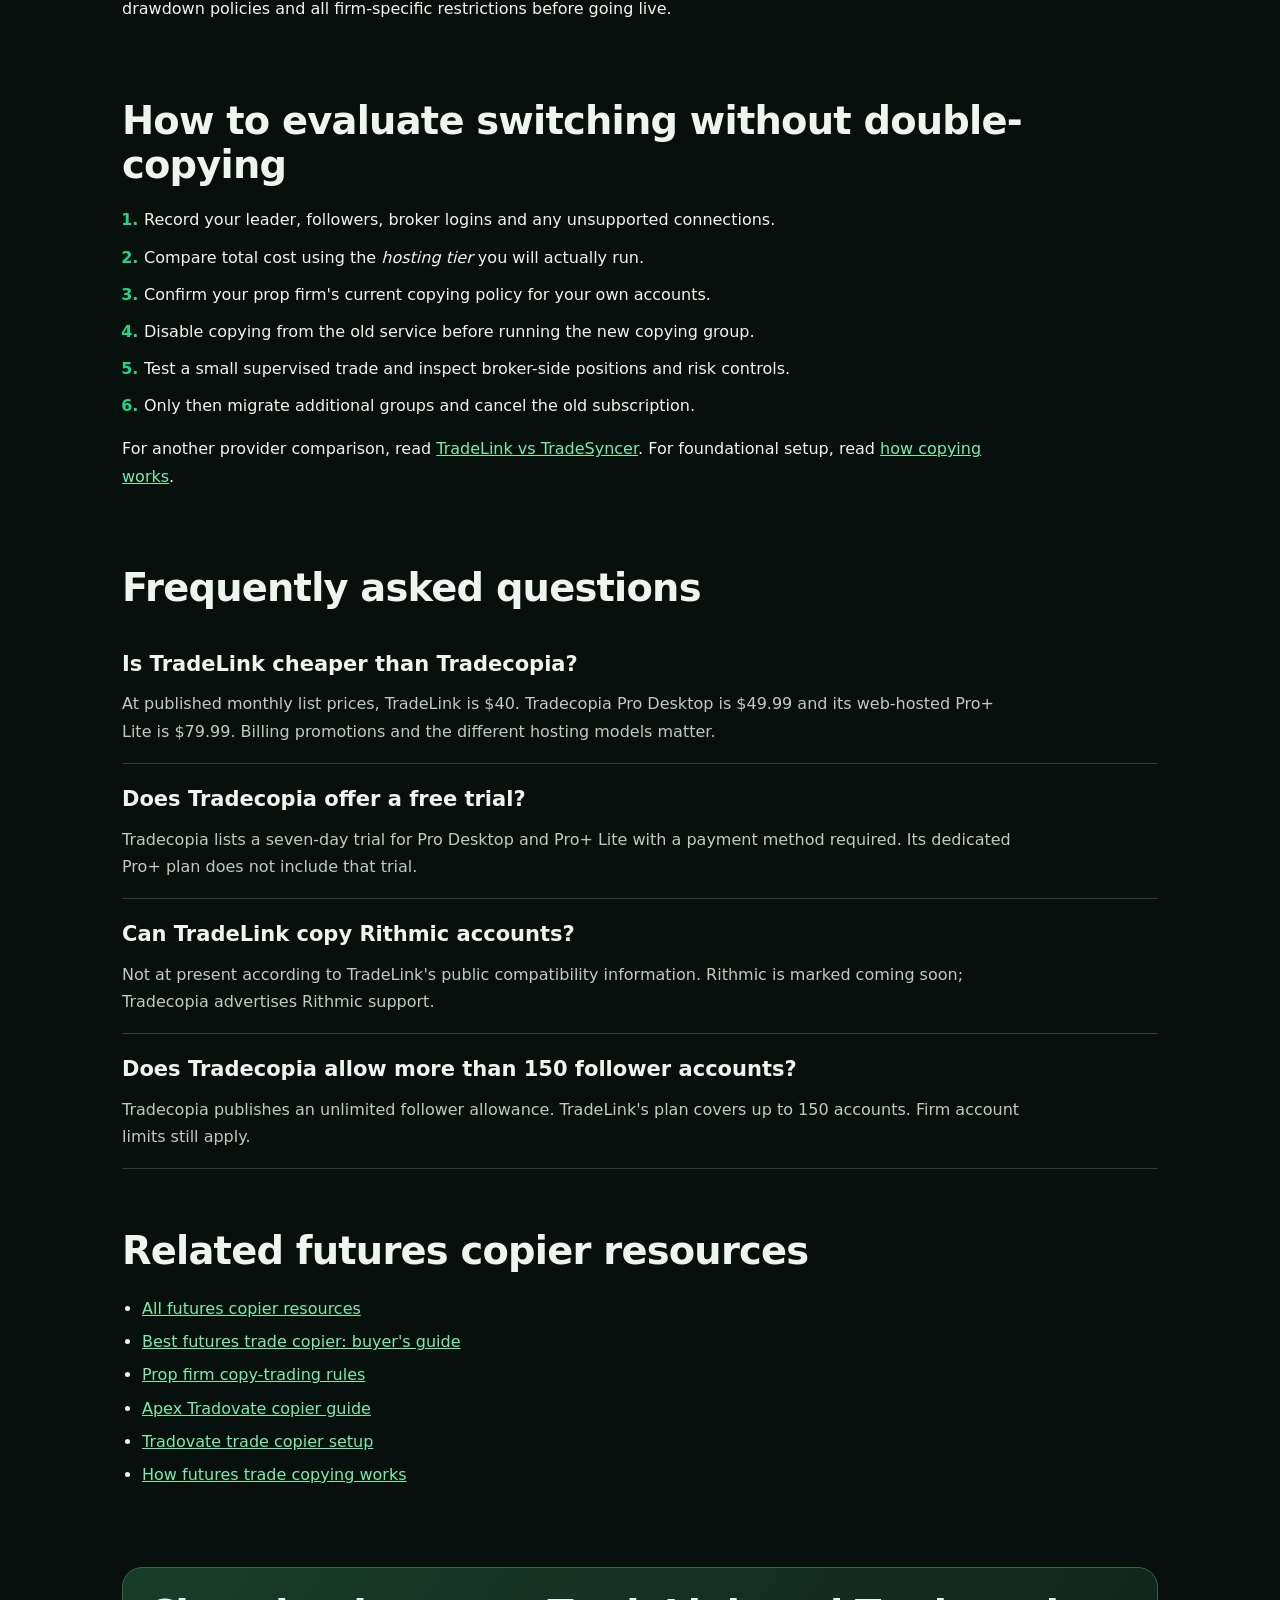
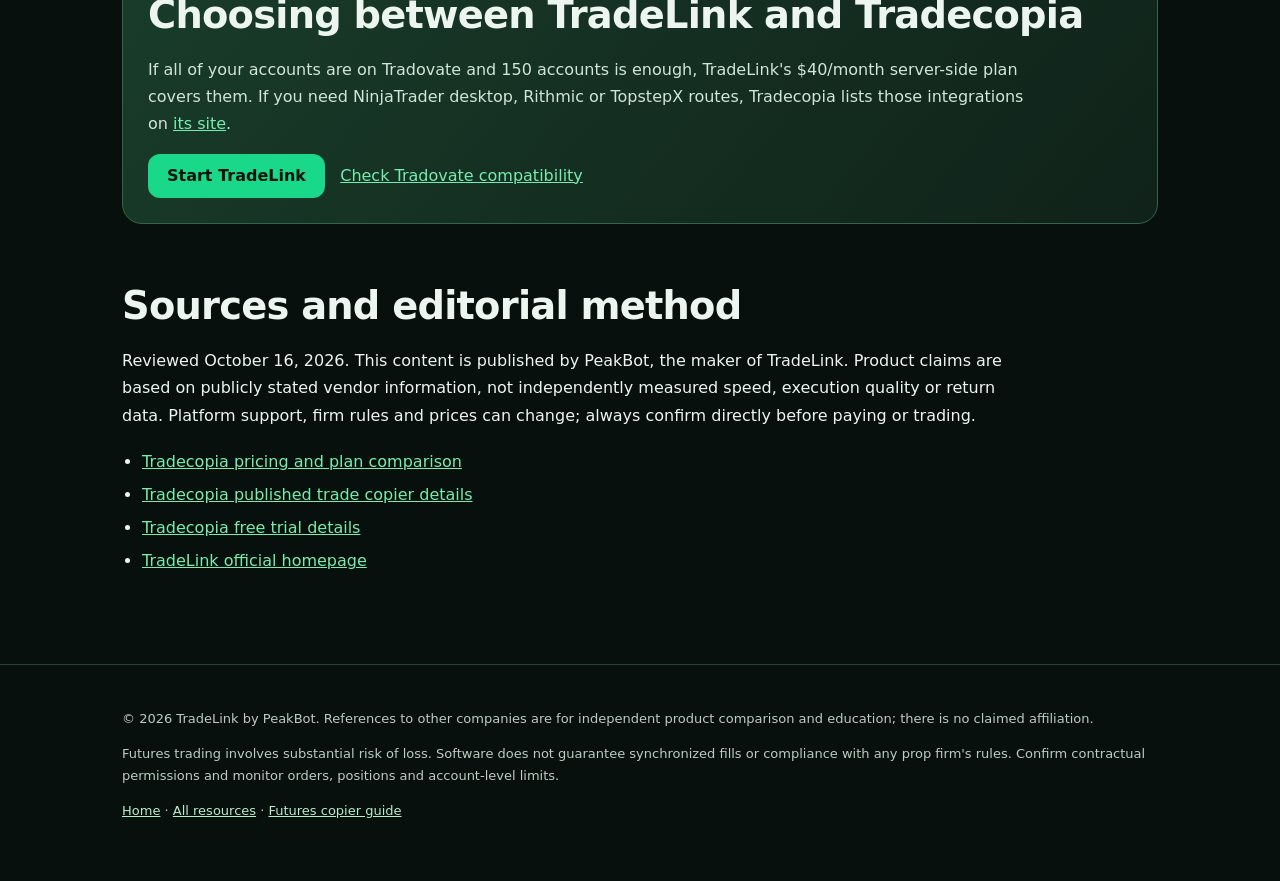
<file: compare/tradelink-vs-tradecopia/index.html>
<!doctype html>
<html lang="en" data-page-type="comparison">
<head>
<meta charset="utf-8"><meta name="viewport" content="width=device-width, initial-scale=1">
<title>TradeLink vs Tradecopia (2026): Price, Cloud Hosting &amp; Platforms</title>
<meta name="description" content="Compare TradeLink vs Tradecopia for futures copy trading: $40 cloud copying vs desktop and hosted Tradecopia tiers, account limits and supported platforms.">
<meta name="robots" content="index,follow,max-image-preview:large">
<link rel="canonical" href="https://usetradelink.com/compare/tradelink-vs-tradecopia/">
<link rel="icon" href="/assets/favicon-32.jpg"><link rel="apple-touch-icon" href="/assets/apple-touch-icon.jpg">
<link rel="stylesheet" href="/seo.css">
<meta property="og:type" content="article">
<meta property="og:site_name" content="TradeLink by PeakBot">
<meta property="og:title" content="TradeLink vs Tradecopia: cloud price or platform flexibility?">
<meta property="og:description" content="Compare TradeLink vs Tradecopia for futures copy trading: $40 cloud copying vs desktop and hosted Tradecopia tiers, account limits and supported platforms.">
<meta property="og:url" content="https://usetradelink.com/compare/tradelink-vs-tradecopia/">
<meta property="og:image" content="https://usetradelink.com/assets/TradeLink_Social_Preview_1200x630.png">
<meta name="twitter:card" content="summary_large_image">
<script src="/tracking.js" async></script>
<script type="application/ld+json">{"@context":"https://schema.org","@graph":[{"@type":"Article","@id":"https://usetradelink.com/compare/tradelink-vs-tradecopia/#page","headline":"TradeLink vs Tradecopia: cloud price or platform flexibility?","name":"TradeLink vs Tradecopia: cloud price or platform flexibility?","description":"Compare TradeLink vs Tradecopia for futures copy trading: $40 cloud copying vs desktop and hosted Tradecopia tiers, account limits and supported platforms.","url":"https://usetradelink.com/compare/tradelink-vs-tradecopia/","mainEntityOfPage":"https://usetradelink.com/compare/tradelink-vs-tradecopia/","inLanguage":"en","datePublished":"2026-10-16","dateModified":"2026-10-16","author":{"@type":"Organization","name":"PeakBot","url":"https://peakbot.com/"},"publisher":{"@type":"Organization","name":"PeakBot","url":"https://peakbot.com/"},"image":"https://usetradelink.com/assets/TradeLink_Social_Preview_1200x630.png"},{"@type":"BreadcrumbList","itemListElement":[{"@type":"ListItem","position":1,"name":"Home","item":"https://usetradelink.com/"},{"@type":"ListItem","position":2,"name":"TradeLink vs Tradecopia","item":"https://usetradelink.com/compare/tradelink-vs-tradecopia/"}]},{"@type":"FAQPage","mainEntity":[{"@type":"Question","name":"Is TradeLink cheaper than Tradecopia?","acceptedAnswer":{"@type":"Answer","text":"At published monthly list prices, TradeLink is $40. Tradecopia Pro Desktop is $49.99 and its web-hosted Pro+ Lite is $79.99. Billing promotions and the different hosting models matter."}},{"@type":"Question","name":"Does Tradecopia offer a free trial?","acceptedAnswer":{"@type":"Answer","text":"Tradecopia lists a seven-day trial for Pro Desktop and Pro+ Lite with a payment method required. Its dedicated Pro+ plan does not include that trial."}},{"@type":"Question","name":"Can TradeLink copy Rithmic accounts?","acceptedAnswer":{"@type":"Answer","text":"Not at present according to TradeLink's public compatibility information. Rithmic is marked coming soon; Tradecopia advertises Rithmic support."}},{"@type":"Question","name":"Does Tradecopia allow more than 150 follower accounts?","acceptedAnswer":{"@type":"Answer","text":"Tradecopia publishes an unlimited follower allowance. TradeLink's plan covers up to 150 accounts. Firm account limits still apply."}}]}]}</script>
</head>
<body>
<noscript><iframe src="https://www.googletagmanager.com/ns.html?id=GTM-NP74LT9B" height="0" width="0" style="display:none;visibility:hidden" title="Google Tag Manager"></iframe></noscript>
<a class="skip" href="#content">Skip to content</a>
<header class="top"><div class="wrap top-inner"><a class="brand" href="https://usetradelink.com/" aria-label="TradeLink home"><img src="/assets/logo.png" width="154" height="44" alt="TradeLink by PeakBot"></a><nav class="nav" aria-label="Main navigation"><a href="https://usetradelink.com/">Home</a><a href="/resources/">Resources</a><a href="/compare/tradelink-vs-tradesyncer/">TradeSyncer comparison</a><a href="/#pricing">Pricing</a><a class="button" data-cta="header" href="https://tlink.peakbot.com/checkout/price_1UDhh0BZsQfGLBPdlnScmYrH">Get TradeLink</a></nav></div></header>
<main id="content"><div class="wrap"><nav class="crumbs" aria-label="Breadcrumb"><a href="https://usetradelink.com/">Home</a> / TradeLink vs Tradecopia</nav>
<section class="hero"><div class="eyebrow">Trade copier comparison · Updated October 16, 2026</div><h1>TradeLink vs Tradecopia: cloud price or platform flexibility?</h1><p class="answer"><strong>Short answer:</strong> <strong>Choose by platform and hosting requirements.</strong> TradeLink offers server-side Tradovate trade copying for $40/month with up to 150 accounts. Tradecopia offers broader listed platform integrations and unlimited accounts, but its $49.99 monthly entry plan is a desktop application; its browser-hosted Pro+ Lite plan is $79.99/month.</p><div class="actions"><a class="button" data-cta="hero" href="https://tlink.peakbot.com/checkout/price_1UDhh0BZsQfGLBPdlnScmYrH">Explore TradeLink — $40/month</a><a href="#details">Read the guide ↓</a></div><p class="note">Published by PeakBot, the maker of TradeLink. We identify where other tools are a better fit and link to original sources.</p></section>
<div id="details"><section class="section"><h2>TradeLink vs Tradecopia at a glance</h2><div class="table-scroll"><table><thead><tr><th>Category</th><th>TradeLink</th><th>Tradecopia</th></tr></thead><tbody><tr><td>Published monthly pricing</td><td>$40/month</td><td>Pro Desktop $49.99; Pro+ Lite managed web hosting $79.99; dedicated Pro+ $149.99</td></tr><tr><td>Where copying runs</td><td>Server-side / cloud workflow</td><td>Local desktop on Pro; managed web/VPS on Pro+ Lite; dedicated hosted VPS on Pro+</td></tr><tr><td>Account capacity</td><td>Up to 150 on one plan</td><td>Unlimited follower accounts according to vendor</td></tr><tr><td>Connections</td><td>Unlimited supported Tradovate logins</td><td>Lists Tradovate, NinjaTrader, Rithmic, TopstepX and TradingView routes</td></tr><tr><td>Follower sizing</td><td>1:1, multiplier or fixed quantity</td><td>Independent follower multipliers and position sizing</td></tr><tr><td>Risk and reporting</td><td>Group/follower risk controls, trade journal and CSV export</td><td>Per-account limits, group flatten, reconciliation and performance reports marketed by vendor</td></tr><tr><td>Trial and offers</td><td>Switch promotion for eligible users; no general trial advertised</td><td>7-day trial for Pro and Pro+ Lite with payment method; Pro+ excludes trial</td></tr></tbody></table></div><p class="note">Checked October 16, 2026 against the companies' public pages. Promotions, billing periods and plan contents may change.</p></section>
<section class="section"><h2>Why the $40 versus $49.99 comparison can mislead</h2><p>TradeLink's $40 plan is already server-side. Tradecopia's $49.99 Pro plan is local desktop software, which is not exactly the same hosting model. A trader who wants copying to continue without leaving a computer running should compare TradeLink's $40 plan with Tradecopia's hosted Pro+ Lite at its advertised $79.99 monthly price.</p><p>Tradecopia may offer quarterly or annual discounts and first-month promotions that lower effective costs, so use its current pricing at checkout rather than treating a single figure as permanent. The right comparison includes any operating requirements, integration constraints, and how often you need to access the copier away from your desk.</p></section>
<section class="section"><h2>Where Tradecopia wins: broader platform coverage and unlimited followers</h2><p>Tradecopia advertises direct integrations with Tradovate, NinjaTrader, Rithmic and TopstepX, plus TradingView-based routes, whereas TradeLink currently supports accounts through Tradovate. Tradecopia also states unlimited followers on its plans, versus TradeLink's advertised 150-account maximum.</p><p>If your portfolio mixes Tradovate and Rithmic, or if 150 accounts is not enough, that may matter more than price. Do not buy TradeLink for an unsupported platform because an integration was discussed or described as coming soon. See <a href="/prop-firm-copy-trading/">prop firm policies</a>, which are separate from software connectivity.</p></section>
<section class="section"><h2>Where TradeLink fits: one price and Tradovate-first simplicity</h2><p>For traders whose current accounts are all reachable through supported Tradovate logins, TradeLink's flat $40 price and server-side operation are its clearest differentiators. Its advertised plan includes up to 150 accounts, unlimited supported logins and groups, per-follower sizing and risk tools. You do not need to upgrade simply because you add another supported Tradovate login within the account limit.</p><p>Tradecopia's richer platform list can justify its higher price for some users. But when those additional platforms are unnecessary, paying for them may not improve your workflow. Focus on the actual connection list, how you manage followers and what support response is available when an order fails.</p></section>
<section class="section"><h2>Choosing the correct product for your setup</h2><div class="grid-2"><div class="panel"><h3>TradeLink may suit you if…</h3><p>Every account uses a supported Tradovate connection, you have no more than 150 accounts and you want a cloud copier at one advertised monthly price.</p></div><div class="panel"><h3>Tradecopia may suit you if…</h3><p>You need multiple platform types, an unlimited follower allowance, a local desktop option, or its particular reporting and reconciliation tools.</p></div></div><p>Neither tool guarantees exact execution synchronization. Verify partial fills, rejection reporting, margin, drawdown policies and all firm-specific restrictions before going live.</p></section>
<section class="section"><h2>How to evaluate switching without double-copying</h2><ol class="steps"><li>Record your leader, followers, broker logins and any unsupported connections.</li><li>Compare total cost using the <em>hosting tier</em> you will actually run.</li><li>Confirm your prop firm's current copying policy for your own accounts.</li><li>Disable copying from the old service before running the new copying group.</li><li>Test a small supervised trade and inspect broker-side positions and risk controls.</li><li>Only then migrate additional groups and cancel the old subscription.</li></ol><p>For another provider comparison, read <a href="/compare/tradelink-vs-tradesyncer/">TradeLink vs TradeSyncer</a>. For foundational setup, read <a href="/futures-trade-copier/">how copying works</a>.</p></section></div>
<section class="section" id="faq"><h2>Frequently asked questions</h2><div class="faq-item"><h3>Is TradeLink cheaper than Tradecopia?</h3><p>At published monthly list prices, TradeLink is $40. Tradecopia Pro Desktop is $49.99 and its web-hosted Pro+ Lite is $79.99. Billing promotions and the different hosting models matter.</p></div><div class="faq-item"><h3>Does Tradecopia offer a free trial?</h3><p>Tradecopia lists a seven-day trial for Pro Desktop and Pro+ Lite with a payment method required. Its dedicated Pro+ plan does not include that trial.</p></div><div class="faq-item"><h3>Can TradeLink copy Rithmic accounts?</h3><p>Not at present according to TradeLink's public compatibility information. Rithmic is marked coming soon; Tradecopia advertises Rithmic support.</p></div><div class="faq-item"><h3>Does Tradecopia allow more than 150 follower accounts?</h3><p>Tradecopia publishes an unlimited follower allowance. TradeLink's plan covers up to 150 accounts. Firm account limits still apply.</p></div></section>
<section class="section" id="related"><h2>Related futures copier resources</h2><ul class="source-list"><li><a href="/resources/">All futures copier resources</a></li><li><a href="/best-futures-trade-copier/">Best futures trade copier: buyer's guide</a></li><li><a href="/prop-firm-copy-trading/">Prop firm copy-trading rules</a></li><li><a href="/apex-tradovate-trade-copier/">Apex Tradovate copier guide</a></li><li><a href="/tradovate-trade-copier/">Tradovate trade copier setup</a></li><li><a href="/futures-trade-copier/">How futures trade copying works</a></li></ul></section>
<section class="section"><div class="callout"><h2>Choosing between TradeLink and Tradecopia</h2><p>If all of your accounts are on Tradovate and 150 accounts is enough, TradeLink's $40/month server-side plan covers them. If you need NinjaTrader desktop, Rithmic or TopstepX routes, Tradecopia lists those integrations on <a href="https://tradecopia.com/" rel="noopener">its site</a>.</p><a class="button" data-cta="footer-callout" href="https://tlink.peakbot.com/checkout/price_1UDhh0BZsQfGLBPdlnScmYrH">Start TradeLink</a> &nbsp; <a href="/tradovate-trade-copier/">Check Tradovate compatibility</a></div></section>
<section class="section" id="sources"><h2>Sources and editorial method</h2><p>Reviewed October 16, 2026. This content is published by PeakBot, the maker of TradeLink. Product claims are based on publicly stated vendor information, not independently measured speed, execution quality or return data. Platform support, firm rules and prices can change; always confirm directly before paying or trading.</p><ul class="source-list"><li><a href="https://tradecopia.com/pricing" rel="noopener noreferrer">Tradecopia pricing and plan comparison</a></li><li><a href="https://tradecopia.com/trade-copier" rel="noopener noreferrer">Tradecopia published trade copier details</a></li><li><a href="https://tradecopia.com/free-trade-copier" rel="noopener noreferrer">Tradecopia free trial details</a></li><li><a href="https://usetradelink.com/" rel="noopener noreferrer">TradeLink official homepage</a></li></ul></section>
</div></main>
<footer class="footer"><div class="wrap"><p>© 2026 TradeLink by PeakBot. References to other companies are for independent product comparison and education; there is no claimed affiliation.</p><p>Futures trading involves substantial risk of loss. Software does not guarantee synchronized fills or compliance with any prop firm's rules. Confirm contractual permissions and monitor orders, positions and account-level limits.</p><p><a href="https://usetradelink.com/">Home</a> · <a href="/resources/">All resources</a> · <a href="/futures-trade-copier/">Futures copier guide</a></p></div></footer>
</body></html>
</file>
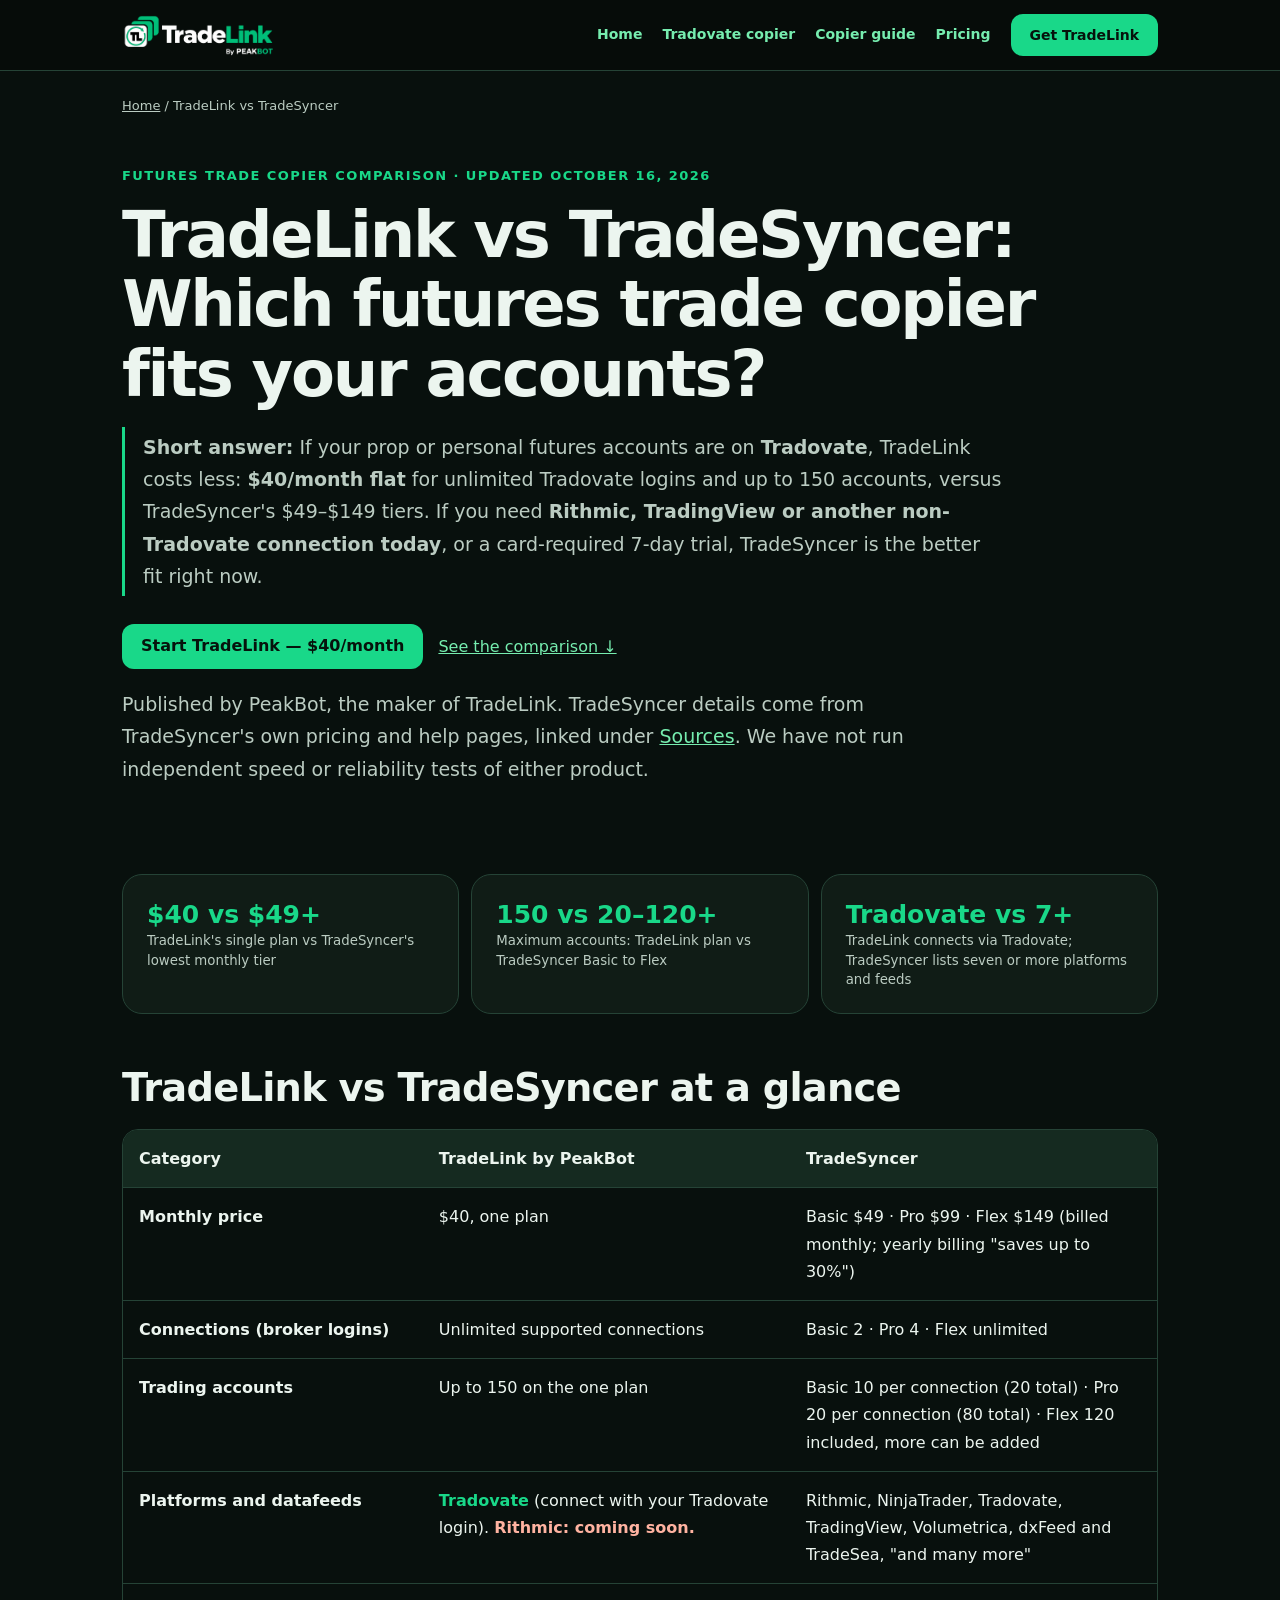
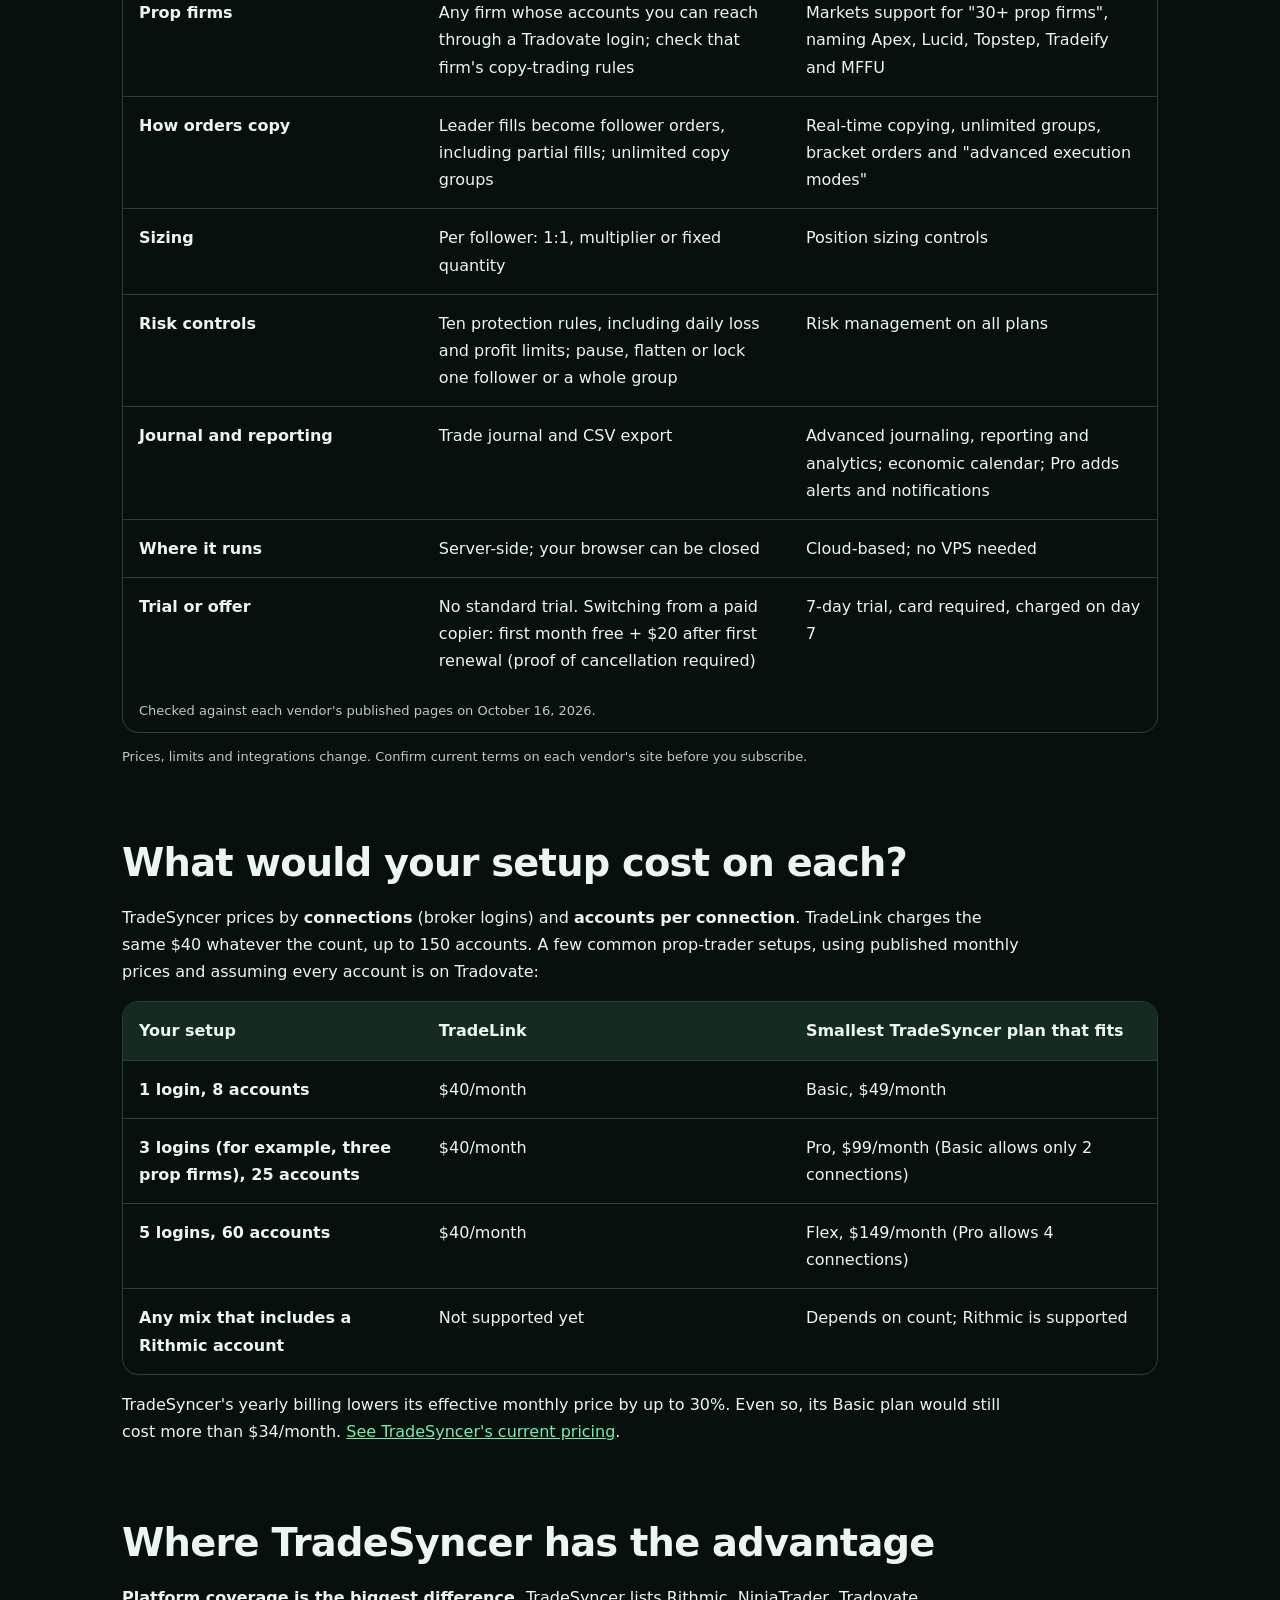
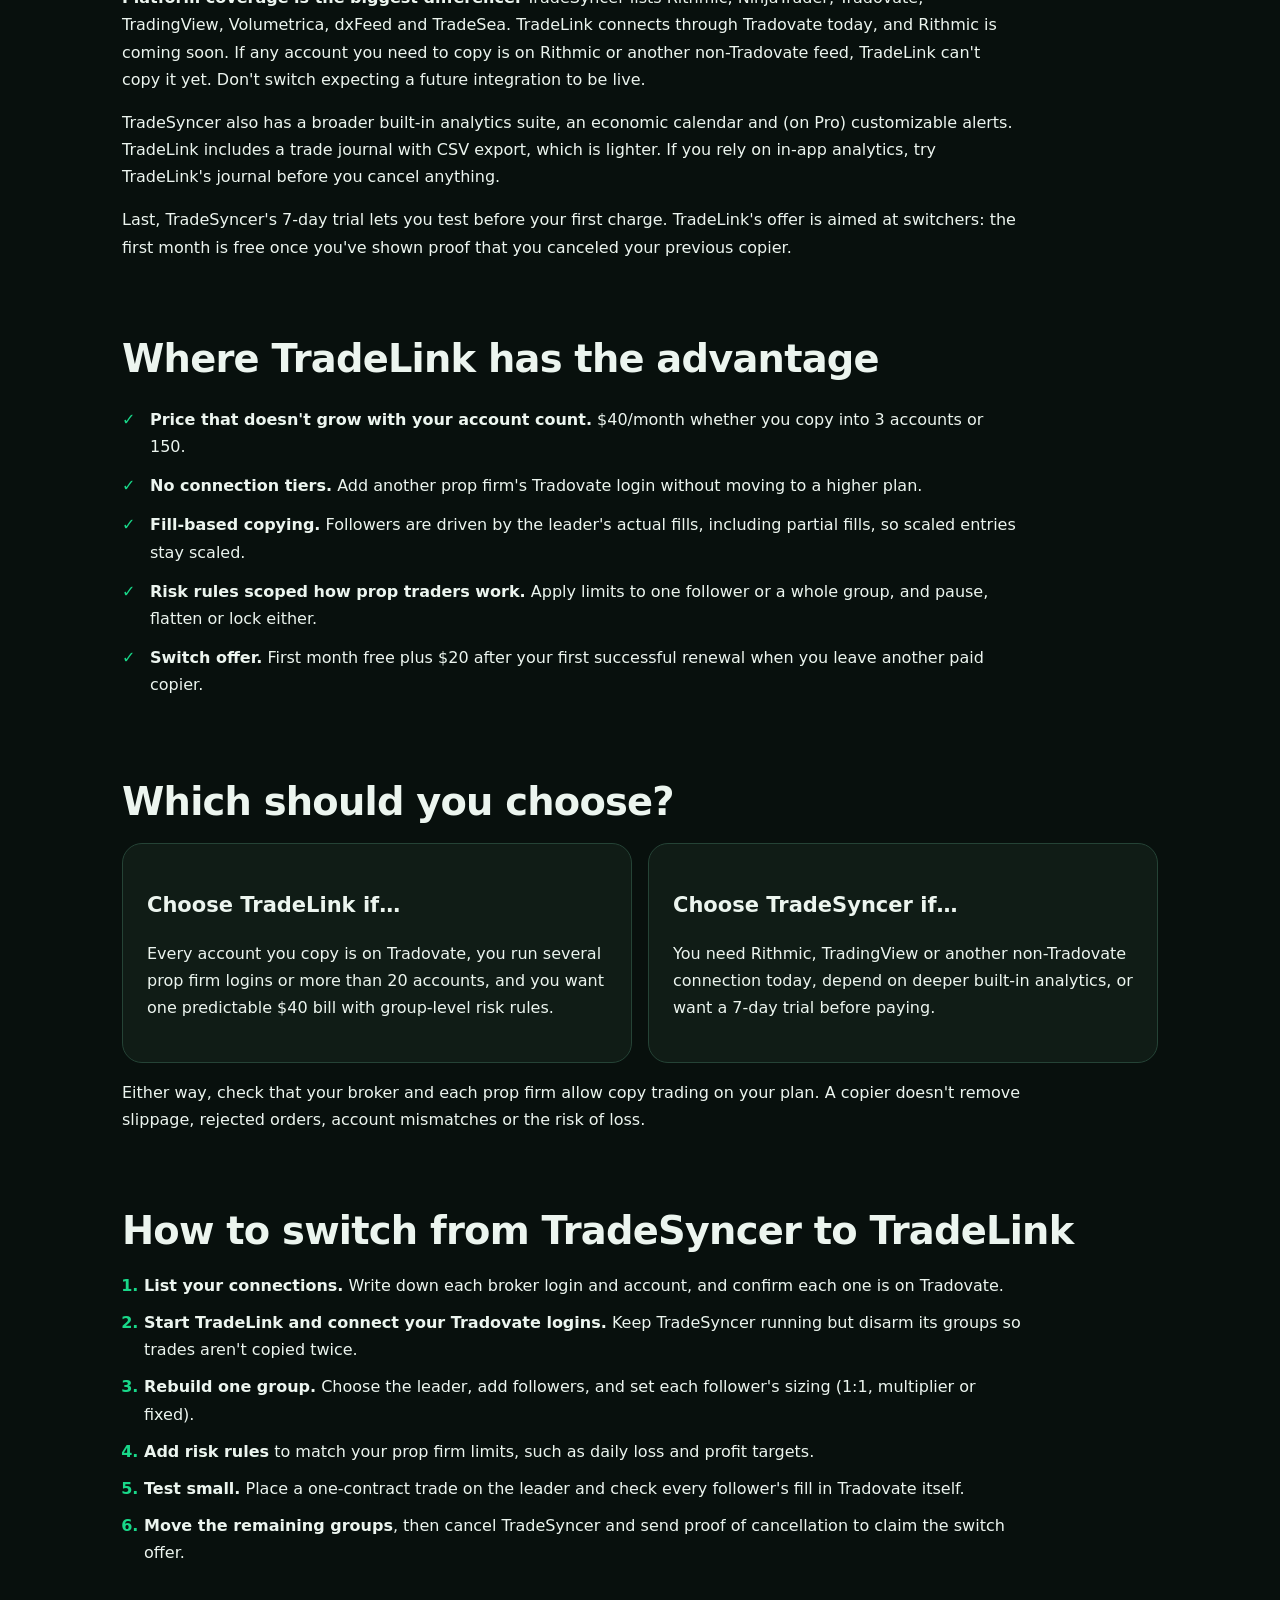
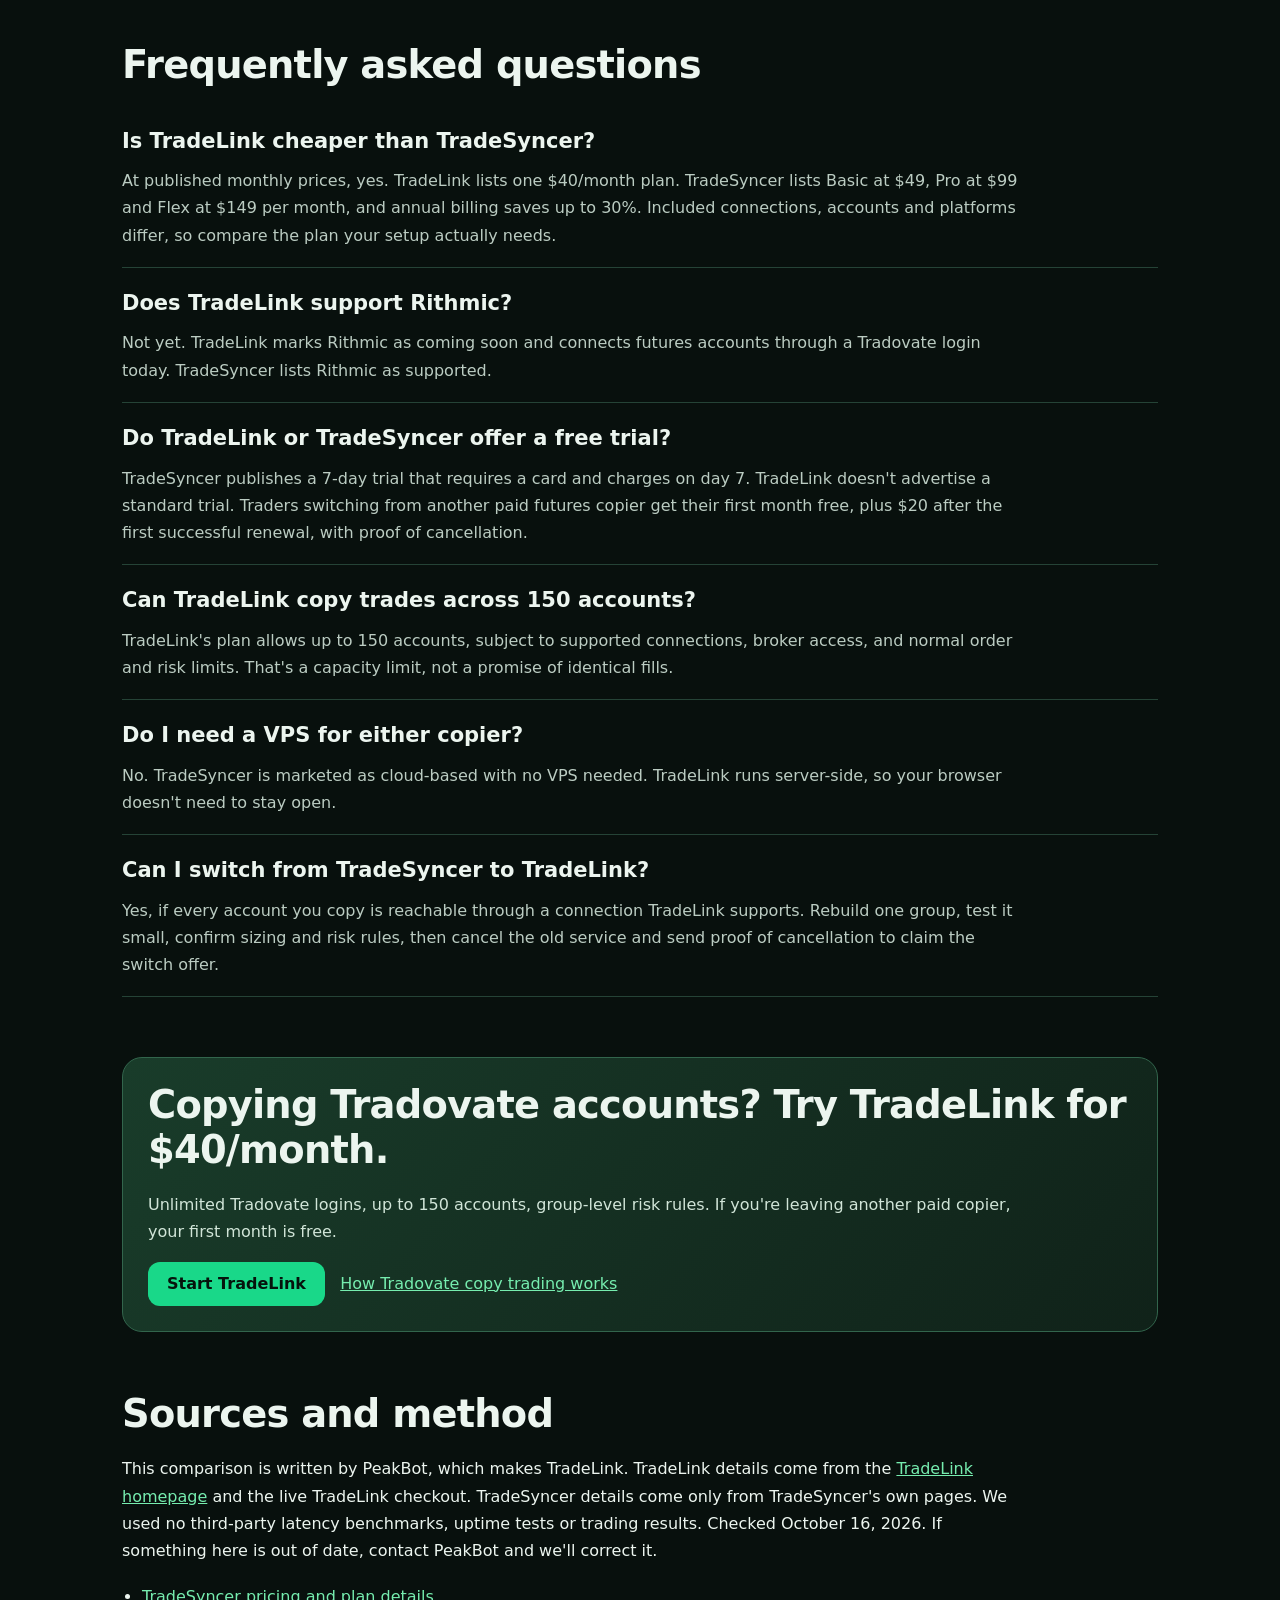
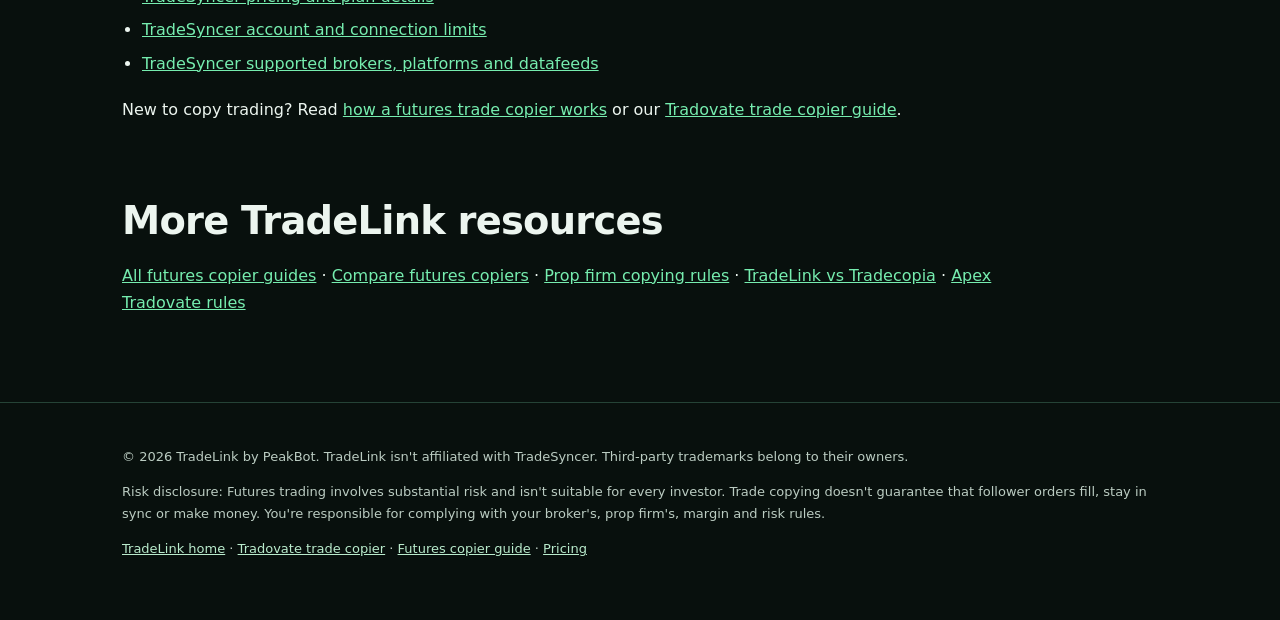
<file: compare/tradelink-vs-tradesyncer/index.html>
<!doctype html>
<html lang="en" data-page-type="comparison">
<head>
<meta charset="utf-8">
<meta name="viewport" content="width=device-width, initial-scale=1">
<title>TradeLink vs TradeSyncer (2026): Pricing, Accounts &amp; Platforms</title>
<meta name="description" content="TradeLink vs TradeSyncer for futures prop traders: $40 flat vs $49–$149 tiers, connection and account limits, platforms, trials and who each one suits.">
<meta name="robots" content="index,follow,max-image-preview:large">
<link rel="canonical" href="https://usetradelink.com/compare/tradelink-vs-tradesyncer/">
<link rel="icon" href="/assets/favicon-32.jpg" sizes="32x32">
<link rel="apple-touch-icon" href="/assets/apple-touch-icon.jpg">
<link rel="stylesheet" href="/seo.css">
<meta property="og:type" content="article">
<meta property="og:site_name" content="TradeLink by PeakBot">
<meta property="og:title" content="TradeLink vs TradeSyncer: A Straightforward Futures Copier Comparison">
<meta property="og:description" content="Pricing, account limits, integrations and honest trade-offs before switching futures trade copiers.">
<meta property="og:url" content="https://usetradelink.com/compare/tradelink-vs-tradesyncer/">
<meta property="og:image" content="https://usetradelink.com/assets/TradeLink_Social_Preview_1200x630.png">
<meta name="twitter:card" content="summary_large_image">
<script src="/tracking.js" async></script>
<script type="application/ld+json">
{"@context":"https://schema.org","@graph":[
{"@type":"WebPage","@id":"https://usetradelink.com/compare/tradelink-vs-tradesyncer/","name":"TradeLink vs TradeSyncer (2026): Pricing, Accounts and Platforms","description":"A sourced, vendor-authored comparison of TradeLink and TradeSyncer for futures traders managing multiple accounts.","url":"https://usetradelink.com/compare/tradelink-vs-tradesyncer/","inLanguage":"en","datePublished":"2026-10-16","dateModified":"2026-10-16","about":[{"@type":"SoftwareApplication","name":"TradeLink by PeakBot","url":"https://usetradelink.com/","applicationCategory":"FinanceApplication","offers":{"@type":"Offer","price":"40","priceCurrency":"USD"}},{"@type":"SoftwareApplication","name":"TradeSyncer","url":"https://tradesyncer.com/","applicationCategory":"FinanceApplication"}],"publisher":{"@type":"Organization","@id":"https://peakbot.com/#organization","name":"PeakBot","url":"https://peakbot.com/"}},
{"@type":"BreadcrumbList","itemListElement":[{"@type":"ListItem","position":1,"name":"Home","item":"https://usetradelink.com/"},{"@type":"ListItem","position":2,"name":"TradeLink vs TradeSyncer","item":"https://usetradelink.com/compare/tradelink-vs-tradesyncer/"}]},
{"@type":"FAQPage","mainEntity":[
{"@type":"Question","name":"Is TradeLink cheaper than TradeSyncer?","acceptedAnswer":{"@type":"Answer","text":"At published monthly prices, yes. TradeLink lists one $40/month plan. TradeSyncer lists Basic at $49, Pro at $99 and Flex at $149 per month, and annual billing saves up to 30%. Included connections, accounts and platforms differ, so compare the plan your setup actually needs."}},
{"@type":"Question","name":"Does TradeLink support Rithmic?","acceptedAnswer":{"@type":"Answer","text":"Not yet. TradeLink marks Rithmic as coming soon and connects futures accounts through a Tradovate login today. TradeSyncer lists Rithmic as supported."}},
{"@type":"Question","name":"Do TradeLink or TradeSyncer offer a free trial?","acceptedAnswer":{"@type":"Answer","text":"TradeSyncer publishes a 7-day trial that requires a card and charges on day 7. TradeLink doesn't advertise a standard trial. Traders switching from another paid futures copier get their first month free, plus $20 after the first successful renewal, with proof of cancellation."}},
{"@type":"Question","name":"Can I switch from TradeSyncer to TradeLink?","acceptedAnswer":{"@type":"Answer","text":"Yes, if every account you copy is reachable through a connection TradeLink supports. Rebuild one group, test it small, confirm sizing and risk rules, then cancel the old service and send proof of cancellation to claim the switch offer."}}
]}
]}
</script>
</head>
<body>
<noscript><iframe src="https://www.googletagmanager.com/ns.html?id=GTM-NP74LT9B" height="0" width="0" style="display:none;visibility:hidden" title="Google Tag Manager"></iframe></noscript>
<a class="skip" href="#content">Skip to content</a>
<header class="top"><div class="wrap top-inner">
<a class="brand" href="https://usetradelink.com/" aria-label="TradeLink home"><img src="/assets/logo.png" alt="TradeLink by PeakBot" width="154" height="44"></a>
<nav class="nav" aria-label="Main navigation"><a href="https://usetradelink.com/">Home</a><a href="/tradovate-trade-copier/">Tradovate copier</a><a href="/futures-trade-copier/">Copier guide</a><a href="/#pricing">Pricing</a><a class="button" data-cta="header" href="https://tlink.peakbot.com/checkout/price_1UDhh0BZsQfGLBPdlnScmYrH">Get TradeLink</a></nav>
</div></header>
<main id="content">
<div class="wrap">
<nav class="crumbs" aria-label="Breadcrumb"><a href="https://usetradelink.com/">Home</a> / TradeLink vs TradeSyncer</nav>
<section class="hero">
<div class="eyebrow">Futures trade copier comparison · Updated October 16, 2026</div>
<h1>TradeLink vs TradeSyncer: Which futures trade copier fits your accounts?</h1>
<p class="answer"><strong>Short answer:</strong> If your prop or personal futures accounts are on <strong>Tradovate</strong>, TradeLink costs less: <strong>$40/month flat</strong> for unlimited Tradovate logins and up to 150 accounts, versus TradeSyncer's $49–$149 tiers. If you need <strong>Rithmic, TradingView or another non-Tradovate connection today</strong>, or a card-required 7-day trial, TradeSyncer is the better fit right now.</p>
<div class="actions"><a class="button" data-cta="hero" href="https://tlink.peakbot.com/checkout/price_1UDhh0BZsQfGLBPdlnScmYrH">Start TradeLink — $40/month</a><a href="#compare">See the comparison ↓</a></div>
<p class="note">Published by PeakBot, the maker of TradeLink. TradeSyncer details come from TradeSyncer's own pricing and help pages, linked under <a href="#sources">Sources</a>. We have not run independent speed or reliability tests of either product.</p>
</section>
<div class="snapshot" aria-label="Key differences">
<div class="panel"><strong>$40 vs $49+</strong><small>TradeLink's single plan vs TradeSyncer's lowest monthly tier</small></div>
<div class="panel"><strong>150 vs 20–120+</strong><small>Maximum accounts: TradeLink plan vs TradeSyncer Basic to Flex</small></div>
<div class="panel"><strong>Tradovate vs 7+</strong><small>TradeLink connects via Tradovate; TradeSyncer lists seven or more platforms and feeds</small></div>
</div>

<section class="section" id="compare">
<h2>TradeLink vs TradeSyncer at a glance</h2>
<div class="table-scroll"><table>
<caption class="note" style="caption-side:bottom;text-align:left;padding:10px 16px">Checked against each vendor's published pages on October 16, 2026.</caption>
<thead><tr><th scope="col">Category</th><th scope="col">TradeLink by PeakBot</th><th scope="col">TradeSyncer</th></tr></thead>
<tbody>
<tr><td>Monthly price</td><td>$40, one plan</td><td>Basic $49 · Pro $99 · Flex $149 (billed monthly; yearly billing "saves up to 30%")</td></tr>
<tr><td>Connections (broker logins)</td><td>Unlimited supported connections</td><td>Basic 2 · Pro 4 · Flex unlimited</td></tr>
<tr><td>Trading accounts</td><td>Up to 150 on the one plan</td><td>Basic 10 per connection (20 total) · Pro 20 per connection (80 total) · Flex 120 included, more can be added</td></tr>
<tr><td>Platforms and datafeeds</td><td><span class="yes">Tradovate</span> (connect with your Tradovate login). <span class="no">Rithmic: coming soon.</span></td><td>Rithmic, NinjaTrader, Tradovate, TradingView, Volumetrica, dxFeed and TradeSea, "and many more"</td></tr>
<tr><td>Prop firms</td><td>Any firm whose accounts you can reach through a Tradovate login; check that firm's copy-trading rules</td><td>Markets support for "30+ prop firms", naming Apex, Lucid, Topstep, Tradeify and MFFU</td></tr>
<tr><td>How orders copy</td><td>Leader fills become follower orders, including partial fills; unlimited copy groups</td><td>Real-time copying, unlimited groups, bracket orders and "advanced execution modes"</td></tr>
<tr><td>Sizing</td><td>Per follower: 1:1, multiplier or fixed quantity</td><td>Position sizing controls</td></tr>
<tr><td>Risk controls</td><td>Ten protection rules, including daily loss and profit limits; pause, flatten or lock one follower or a whole group</td><td>Risk management on all plans</td></tr>
<tr><td>Journal and reporting</td><td>Trade journal and CSV export</td><td>Advanced journaling, reporting and analytics; economic calendar; Pro adds alerts and notifications</td></tr>
<tr><td>Where it runs</td><td>Server-side; your browser can be closed</td><td>Cloud-based; no VPS needed</td></tr>
<tr><td>Trial or offer</td><td>No standard trial. Switching from a paid copier: first month free + $20 after first renewal (proof of cancellation required)</td><td>7-day trial, card required, charged on day 7</td></tr>
</tbody></table></div>
<p class="note">Prices, limits and integrations change. Confirm current terms on each vendor's site before you subscribe.</p>
</section>

<section class="section" id="cost">
<h2>What would your setup cost on each?</h2>
<p>TradeSyncer prices by <strong>connections</strong> (broker logins) and <strong>accounts per connection</strong>. TradeLink charges the same $40 whatever the count, up to 150 accounts. A few common prop-trader setups, using published monthly prices and assuming every account is on Tradovate:</p>
<div class="table-scroll"><table>
<thead><tr><th scope="col">Your setup</th><th scope="col">TradeLink</th><th scope="col">Smallest TradeSyncer plan that fits</th></tr></thead>
<tbody>
<tr><td>1 login, 8 accounts</td><td>$40/month</td><td>Basic, $49/month</td></tr>
<tr><td>3 logins (for example, three prop firms), 25 accounts</td><td>$40/month</td><td>Pro, $99/month (Basic allows only 2 connections)</td></tr>
<tr><td>5 logins, 60 accounts</td><td>$40/month</td><td>Flex, $149/month (Pro allows 4 connections)</td></tr>
<tr><td>Any mix that includes a Rithmic account</td><td>Not supported yet</td><td>Depends on count; Rithmic is supported</td></tr>
</tbody></table></div>
<p>TradeSyncer's yearly billing lowers its effective monthly price by up to 30%. Even so, its Basic plan would still cost more than $34/month. <a href="https://tradesyncer.com/pricing/" rel="noopener">See TradeSyncer's current pricing</a>.</p>
</section>

<section class="section" id="platforms">
<h2>Where TradeSyncer has the advantage</h2>
<p><strong>Platform coverage is the biggest difference.</strong> TradeSyncer lists Rithmic, NinjaTrader, Tradovate, TradingView, Volumetrica, dxFeed and TradeSea. TradeLink connects through Tradovate today, and Rithmic is coming soon. If any account you need to copy is on Rithmic or another non-Tradovate feed, TradeLink can't copy it yet. Don't switch expecting a future integration to be live.</p>
<p>TradeSyncer also has a broader built-in analytics suite, an economic calendar and (on Pro) customizable alerts. TradeLink includes a trade journal with CSV export, which is lighter. If you rely on in-app analytics, try TradeLink's journal before you cancel anything.</p>
<p>Last, TradeSyncer's 7-day trial lets you test before your first charge. TradeLink's offer is aimed at switchers: the first month is free once you've shown proof that you canceled your previous copier.</p>
</section>

<section class="section" id="tradelink-advantages">
<h2>Where TradeLink has the advantage</h2>
<ul class="checks">
<li><strong>Price that doesn't grow with your account count.</strong> $40/month whether you copy into 3 accounts or 150.</li>
<li><strong>No connection tiers.</strong> Add another prop firm's Tradovate login without moving to a higher plan.</li>
<li><strong>Fill-based copying.</strong> Followers are driven by the leader's actual fills, including partial fills, so scaled entries stay scaled.</li>
<li><strong>Risk rules scoped how prop traders work.</strong> Apply limits to one follower or a whole group, and pause, flatten or lock either.</li>
<li><strong>Switch offer.</strong> First month free plus $20 after your first successful renewal when you leave another paid copier.</li>
</ul>
</section>

<section class="section" id="choose">
<h2>Which should you choose?</h2>
<div class="grid-2">
<div class="panel"><h3>Choose TradeLink if…</h3><p>Every account you copy is on Tradovate, you run several prop firm logins or more than 20 accounts, and you want one predictable $40 bill with group-level risk rules.</p></div>
<div class="panel"><h3>Choose TradeSyncer if…</h3><p>You need Rithmic, TradingView or another non-Tradovate connection today, depend on deeper built-in analytics, or want a 7-day trial before paying.</p></div>
</div>
<p>Either way, check that your broker and each prop firm allow copy trading on your plan. A copier doesn't remove slippage, rejected orders, account mismatches or the risk of loss.</p>
</section>

<section class="section" id="switch">
<h2>How to switch from TradeSyncer to TradeLink</h2>
<ol class="steps">
<li><strong>List your connections.</strong> Write down each broker login and account, and confirm each one is on Tradovate.</li>
<li><strong>Start TradeLink and connect your Tradovate logins.</strong> Keep TradeSyncer running but disarm its groups so trades aren't copied twice.</li>
<li><strong>Rebuild one group.</strong> Choose the leader, add followers, and set each follower's sizing (1:1, multiplier or fixed).</li>
<li><strong>Add risk rules</strong> to match your prop firm limits, such as daily loss and profit targets.</li>
<li><strong>Test small.</strong> Place a one-contract trade on the leader and check every follower's fill in Tradovate itself.</li>
<li><strong>Move the remaining groups</strong>, then cancel TradeSyncer and send proof of cancellation to claim the switch offer.</li>
</ol>
</section>

<section class="section" id="faq">
<h2>Frequently asked questions</h2>
<div class="faq-item"><h3>Is TradeLink cheaper than TradeSyncer?</h3><p>At published monthly prices, yes. TradeLink lists one $40/month plan. TradeSyncer lists Basic at $49, Pro at $99 and Flex at $149 per month, and annual billing saves up to 30%. Included connections, accounts and platforms differ, so compare the plan your setup actually needs.</p></div>
<div class="faq-item"><h3>Does TradeLink support Rithmic?</h3><p>Not yet. TradeLink marks Rithmic as coming soon and connects futures accounts through a Tradovate login today. TradeSyncer lists Rithmic as supported.</p></div>
<div class="faq-item"><h3>Do TradeLink or TradeSyncer offer a free trial?</h3><p>TradeSyncer publishes a 7-day trial that requires a card and charges on day 7. TradeLink doesn't advertise a standard trial. Traders switching from another paid futures copier get their first month free, plus $20 after the first successful renewal, with proof of cancellation.</p></div>
<div class="faq-item"><h3>Can TradeLink copy trades across 150 accounts?</h3><p>TradeLink's plan allows up to 150 accounts, subject to supported connections, broker access, and normal order and risk limits. That's a capacity limit, not a promise of identical fills.</p></div>
<div class="faq-item"><h3>Do I need a VPS for either copier?</h3><p>No. TradeSyncer is marketed as cloud-based with no VPS needed. TradeLink runs server-side, so your browser doesn't need to stay open.</p></div>
<div class="faq-item"><h3>Can I switch from TradeSyncer to TradeLink?</h3><p>Yes, if every account you copy is reachable through a connection TradeLink supports. Rebuild one group, test it small, confirm sizing and risk rules, then cancel the old service and send proof of cancellation to claim the switch offer.</p></div>
</section>

<section class="section"><div class="callout">
<h2>Copying Tradovate accounts? Try TradeLink for $40/month.</h2>
<p>Unlimited Tradovate logins, up to 150 accounts, group-level risk rules. If you're leaving another paid copier, your first month is free.</p>
<a class="button" data-cta="footer-callout" href="https://tlink.peakbot.com/checkout/price_1UDhh0BZsQfGLBPdlnScmYrH">Start TradeLink</a> &nbsp; <a href="/tradovate-trade-copier/">How Tradovate copy trading works</a>
</div></section>

<section class="section" id="sources">
<h2>Sources and method</h2>
<p>This comparison is written by PeakBot, which makes TradeLink. TradeLink details come from the <a href="https://usetradelink.com/">TradeLink homepage</a> and the live TradeLink checkout. TradeSyncer details come only from TradeSyncer's own pages. We used no third-party latency benchmarks, uptime tests or trading results. Checked October 16, 2026. If something here is out of date, contact PeakBot and we'll correct it.</p>
<ul class="source-list">
<li><a href="https://tradesyncer.com/pricing/" rel="noopener">TradeSyncer pricing and plan details</a></li>
<li><a href="https://help.tradesyncer.com/en/articles/16102825-account-and-connection-limits" rel="noopener">TradeSyncer account and connection limits</a></li>
<li><a href="https://help.tradesyncer.com/en/articles/16105027-what-brokers-platforms-and-datafeeds-are-supported" rel="noopener">TradeSyncer supported brokers, platforms and datafeeds</a></li>
</ul>
<p>New to copy trading? Read <a href="/futures-trade-copier/">how a futures trade copier works</a> or our <a href="/tradovate-trade-copier/">Tradovate trade copier guide</a>.</p>
</section>
</div>
<section class="section" aria-label="Additional guides"><div class="wrap"><h2>More TradeLink resources</h2><p><a href="/resources/">All futures copier guides</a> · <a href="/best-futures-trade-copier/">Compare futures copiers</a> · <a href="/prop-firm-copy-trading/">Prop firm copying rules</a> · <a href="/compare/tradelink-vs-tradecopia/">TradeLink vs Tradecopia</a> · <a href="/apex-tradovate-trade-copier/">Apex Tradovate rules</a></p></div></section>
</main>
<footer class="footer"><div class="wrap"><p>© 2026 TradeLink by PeakBot. TradeLink isn't affiliated with TradeSyncer. Third-party trademarks belong to their owners.</p><p>Risk disclosure: Futures trading involves substantial risk and isn't suitable for every investor. Trade copying doesn't guarantee that follower orders fill, stay in sync or make money. You're responsible for complying with your broker's, prop firm's, margin and risk rules.</p><p><a href="https://usetradelink.com/">TradeLink home</a> · <a href="/tradovate-trade-copier/">Tradovate trade copier</a> · <a href="/futures-trade-copier/">Futures copier guide</a> · <a href="/#pricing">Pricing</a></p></div></footer>
</body></html>
</file>
<file: styles.css>
/* Base reset (replaces the WordPress theme styles the page used to inherit) */
*,*::before,*::after{box-sizing:border-box;}
html,body{margin:0;padding:0;background:#070b0a;}

/* Theme rules the page inherited on peakbot.com */
body{background:rgb(25,25,25);}
.page-wrap{padding:65px 0;}
h1,h2,h3,h4,h5,h6{text-transform:uppercase;font-weight:400;line-height:1.3;letter-spacing:-0.039em;color:#222;}
h4,h5,h6{line-height:1.4;}
b,strong{font-weight:700;}
p{margin:0 0 1.313em;}
img,video{max-width:100%;height:auto;}

/* TradeLink landing page styles (from peakbot.com/tradelink) */
#tradelink-lander{--bg:#070b0a;--bg-2:#0c1110;--panel:#0f1715;--panel-2:#121c19;--ink:#eef5f1;--muted:#a1b2aa;--soft:#dfeae5;--line:rgba(255,255,255,.09);--mint:#19d889;--mint-2:#50f3b1;--mint-3:#bff9df;--green-shadow:0 0 0 1px rgba(25,216,137,.18),0 16px 40px rgba(7,18,14,.22);--card-shadow:0 25px 70px rgba(0,0,0,.22);--light-bg:#f6faf8;--light-card:#fff;--light-line:#d9e7df;--light-ink:#101715;--light-muted:#64726b;--warn:#ffcc7a;--red:#ef5d56;--max:1240px;--radius:28px;position:relative;width:100%;max-width:100%;margin:0;overflow:hidden;isolation:isolate;scroll-behavior:smooth;font-family:Inter,ui-sans-serif,system-ui,-apple-system,BlinkMacSystemFont,"Segoe UI",Roboto,Helvetica,Arial,sans-serif;line-height:1.45;-webkit-font-smoothing:antialiased;background:var(--bg);color:var(--ink);}#tradelink-lander,#tradelink-lander *{box-sizing:border-box;}#tradelink-lander h1,#tradelink-lander h2,#tradelink-lander h3,#tradelink-lander h4,#tradelink-lander p,#tradelink-lander button,#tradelink-lander input{font-family:inherit;}#tradelink-lander a{color:inherit;text-decoration:none;}#tradelink-lander img{display:block;max-width:100%;}#tradelink-lander button,#tradelink-lander input{font:inherit;}#tradelink-lander button{-webkit-appearance:none;appearance:none;}#tradelink-lander .container{position:relative;z-index:2;width:min(calc(100% - 32px),var(--max));margin:0 auto;min-width:0;}#tradelink-lander .section{position:relative;padding:112px 0;}#tradelink-lander .center{text-align:center;}#tradelink-lander .small{font-size:13px;color:var(--muted);}#tradelink-lander .eyebrow{display:inline-flex;align-items:center;gap:10px;padding:8px 12px;border-radius:999px;border:1px solid rgba(255,255,255,.1);background:rgba(255,255,255,.05);color:#d7e5de;font-size:12px;font-weight:800;letter-spacing:.08em;text-transform:uppercase;}#tradelink-lander section:not(.hero) .eyebrow{margin-bottom:18px;}#tradelink-lander .eyebrow .dot{position:relative;width:8px;height:8px;border-radius:50%;background:linear-gradient(135deg,var(--mint),var(--mint-2));box-shadow:0 0 18px rgba(80,243,177,.6);animation:tlDotPulse 3.2s ease-in-out infinite;}@keyframes tlDotPulse{0%,100%{box-shadow:0 0 14px rgba(80,243,177,.45)}50%{box-shadow:0 0 24px rgba(80,243,177,.76)}}#tradelink-lander .h2{margin:0 0 18px;color:var(--light-ink);font-size:clamp(34px,5vw,62px);line-height:1.02;letter-spacing:-.02em;font-weight:850;overflow-wrap:break-word;}#tradelink-lander .lead{max-width:760px;color:var(--light-muted);font-size:18px;line-height:1.7;}#tradelink-lander .reveal{opacity:0;transform:translateY(24px);transition:opacity .8s ease,transform .8s ease;}#tradelink-lander .reveal.is-visible{opacity:1;transform:none;}#tradelink-lander .btn{position:relative;isolation:isolate;overflow:hidden;display:inline-flex;align-items:center;justify-content:center;gap:10px;padding:14px 18px;border:1px solid transparent;border-radius:14px;cursor:pointer;font-weight:800;transition:transform .18s ease,box-shadow .24s ease,background .24s ease,color .24s ease;}#tradelink-lander .btn:hover{transform:translateY(-1px);}#tradelink-lander .btn:active{transform:translateY(0) scale(.985);}#tradelink-lander .btn::after{content:"";position:absolute;top:-55%;left:-75%;width:42%;height:210%;pointer-events:none;background:linear-gradient(90deg,transparent,rgba(255,255,255,.38),transparent);transform:skewX(-18deg);opacity:0;}#tradelink-lander .btn:hover::after{left:135%;opacity:.72;transition:left .62s cubic-bezier(.22,.7,.25,1),opacity .18s ease;}#tradelink-lander .btn-primary{background:linear-gradient(135deg,var(--mint),#0eca78);color:#062016;box-shadow:0 14px 32px rgba(20,216,137,.24);}#tradelink-lander .btn-secondary{background:rgba(255,255,255,.08);color:#eef6f1;border-color:rgba(255,255,255,.12);}#tradelink-lander .btn-light{background:#fff;color:#0e1512;border:1px solid rgba(6,20,14,.08);box-shadow:0 10px 24px rgba(6,20,14,.08);}#tradelink-lander .btn-outline{background:transparent;color:var(--light-ink);border:1px solid var(--light-line);}#tradelink-lander .btn-row{display:flex;align-items:stretch;gap:14px;flex-wrap:wrap;}#tradelink-lander .pill-row{display:flex;flex-wrap:wrap;gap:10px;margin:26px 0 30px;}#tradelink-lander .pill{display:inline-flex;align-items:center;gap:8px;padding:10px 13px;border-radius:999px;border:1px solid rgba(255,255,255,.1);background:rgba(255,255,255,.05);color:#dbe8e2;font-size:13px;font-weight:700;}#tradelink-lander .pill.light{background:#fff;color:#20302a;border-color:#dbe8e1;}#tradelink-lander .pill .check{display:grid;place-items:center;width:16px;height:16px;border-radius:50%;background:rgba(25,216,137,.18);color:var(--mint);font-size:11px;font-weight:900;}#tradelink-lander .announcement{position:fixed;top:0;left:0;right:0;z-index:40;padding-top:0;background:rgba(3,7,6,.84);backdrop-filter:blur(14px);-webkit-backdrop-filter:blur(14px);border-bottom:1px solid rgba(25,216,137,.12);}#tradelink-lander .announcement .bar{display:grid;grid-template-columns:auto minmax(0,1fr) auto;align-items:center;gap:18px;min-height:58px;margin:0 auto;padding:8px 0;border:none;border-radius:0;background:transparent;color:#d9ffe9;font-size:14px;font-weight:800;letter-spacing:.02em;}#tradelink-lander .announcement-brand{display:flex;align-items:center;min-width:0;}#tradelink-lander .announcement-brand img{width:161px;max-width:none;height:auto;flex:0 0 auto;filter:drop-shadow(0 6px 18px rgba(0,0,0,.18));}#tradelink-lander .announcement-copy{min-width:0;overflow:hidden;white-space:nowrap;text-overflow:ellipsis;text-align:center;}#tradelink-lander .header-actions{display:flex;align-items:center;justify-content:flex-end;gap:8px;min-width:0;white-space:nowrap;}#tradelink-lander .header-signin{padding:10px 14px;border-radius:12px;white-space:nowrap;font-size:13px;}#tradelink-lander .header-claim{padding:10px 15px;border-radius:12px;white-space:nowrap;font-size:13px;}#tradelink-lander .hero{position:relative;min-height:100svh;padding:126px 0 110px;overflow:hidden;background:radial-gradient(circle at 72% 20%,rgba(84,255,185,.18),transparent 18%),radial-gradient(circle at 78% 8%,rgba(255,255,198,.22),transparent 9%),linear-gradient(180deg,#050807 0%,#09110d 42%,#0b1110 100%);}#tradelink-lander .hero::before{content:"";position:absolute;left:0;right:0;bottom:-2px;height:220px;background:radial-gradient(ellipse at center,rgba(76,94,86,.34),rgba(8,12,11,0) 68%),linear-gradient(180deg,rgba(255,255,255,0),rgba(0,0,0,.2));filter:blur(1px);}#tradelink-lander .hero::after{content:"";position:absolute;left:-8%;right:-8%;bottom:-2px;height:240px;z-index:1;pointer-events:none;background:radial-gradient(ellipse at 50% 100%,rgba(80,243,177,.18) 0%,rgba(25,216,137,.09) 20%,rgba(25,216,137,0) 58%),linear-gradient(180deg,rgba(7,11,10,0) 0%,rgba(8,17,13,.12) 30%,rgba(62,102,83,.10) 52%,rgba(220,239,230,.58) 78%,#f6faf8 100%);filter:saturate(1.04);}#tradelink-lander .hero-grid{display:grid;grid-template-columns:1.02fr .98fr;align-items:center;gap:44px;position:relative;z-index:2;min-width:0;}#tradelink-lander .hero-copy,#tradelink-lander .hero-stage{min-width:0;}#tradelink-lander .hero-copy h1{max-width:760px;margin:18px 0 22px;color:#fff;font-size:clamp(48px,5.5vw,78px);line-height:.98;letter-spacing:-.018em;font-weight:900;overflow-wrap:break-word;}#tradelink-lander .hero-copy .sub{max-width:710px;color:#afc1ba;font-size:19px;line-height:1.66;}#tradelink-lander .hero-green{color:var(--mint-2);}#tradelink-lander .offer-strip{display:flex;align-items:center;gap:14px;flex-wrap:wrap;margin:24px 0 10px;padding:16px 18px;border-radius:18px;background:rgba(255,255,255,.05);border:1px solid rgba(255,255,255,.08);}#tradelink-lander .offer-strip .offer-copy{max-width:560px;color:#eef6f1;font-size:18px;line-height:1.55;font-weight:700;}#tradelink-lander .offer-strip .offer-copy b{color:var(--mint-2);}#tradelink-lander .offer-strip .offer-copy .mute{color:#9bb1a8;font-weight:600;}#tradelink-lander .price-hero{display:flex;align-items:flex-end;gap:10px;color:#fff;}#tradelink-lander .price-hero strong{font-size:48px;line-height:.9;letter-spacing:-.05em;}#tradelink-lander .price-hero span{color:#8ca39a;font-weight:700;}#tradelink-lander .strike{text-decoration:line-through;color:#718178;font-weight:700;}#tradelink-lander .founding{display:inline-flex;align-items:center;gap:8px;padding:9px 12px;border-radius:999px;background:rgba(25,216,137,.12);border:1px solid rgba(25,216,137,.24);color:#d9ffe9;font-size:13px;font-weight:800;}#tradelink-lander .hero-note{margin-top:10px;color:#90a39a;font-size:12px;}#tradelink-lander .hero-stage{position:relative;min-height:650px;perspective:1800px;}#tradelink-lander .sun-glow{position:absolute;right:120px;top:10px;width:240px;height:240px;border-radius:50%;background:radial-gradient(circle,rgba(255,246,208,.85),rgba(255,233,128,.32) 28%,rgba(80,243,177,.14) 42%,transparent 70%);filter:blur(8px);animation:glimmer 6s ease-in-out infinite;}#tradelink-lander .orbit{position:absolute;border:1px solid rgba(151,255,205,.12);border-radius:50%;transform:rotate(-10deg);}#tradelink-lander .orbit.one{width:780px;height:360px;right:-120px;top:112px;}#tradelink-lander .orbit.two{width:560px;height:250px;right:20px;top:210px;}#tradelink-lander .orbit.three{width:410px;height:180px;right:86px;top:306px;}@keyframes glimmer{0%,100%{transform:scale(1);opacity:.8}50%{transform:scale(1.06);opacity:1}}#tradelink-lander .moon-ridge{position:absolute;left:50%;bottom:-30px;width:min(1200px,110%);height:260px;transform:translateX(-50%);border-radius:50% 50% 0 0;background:linear-gradient(180deg,#141d19,#0c110f);box-shadow:0 -25px 120px rgba(20,255,170,.08) inset;}#tradelink-lander .moon-ridge::before,#tradelink-lander .moon-ridge::after{content:"";position:absolute;border-radius:50%;background:rgba(255,255,255,.045);}#tradelink-lander .moon-ridge::before{width:220px;height:70px;left:180px;top:60px;filter:blur(1px);}#tradelink-lander .moon-ridge::after{width:140px;height:48px;right:220px;top:120px;filter:blur(.5px);}#tradelink-lander .glass-panel{position:relative;z-index:2;overflow:hidden;border:1px solid rgba(255,255,255,.08);border-radius:30px;background:linear-gradient(180deg,rgba(17,24,22,.94),rgba(11,17,15,.96));box-shadow:0 30px 100px rgba(0,0,0,.42),inset 0 1px 0 rgba(255,255,255,.06);transform:rotateY(-11deg) rotateX(5deg);transform-style:preserve-3d;animation:floatCard 8s ease-in-out infinite;}@keyframes floatCard{0%,100%{transform:rotateY(-11deg) rotateX(5deg) translateY(0)}50%{transform:rotateY(-9deg) rotateX(4deg) translateY(-8px)}}@keyframes floatCardTablet{0%,100%{transform:translateY(0)}50%{transform:translateY(-6px)}}#tradelink-lander .panel-top{display:flex;align-items:center;justify-content:space-between;gap:12px;padding:18px 20px;border-bottom:1px solid rgba(255,255,255,.07);background:rgba(255,255,255,.02);}#tradelink-lander .panel-top .window-dots{display:flex;gap:8px;}#tradelink-lander .window-dots i{display:block;width:10px;height:10px;border-radius:50%;background:#33423d;}#tradelink-lander .window-dots i:nth-child(1){background:#ff7d6b}#tradelink-lander .window-dots i:nth-child(2){background:#ffc860}#tradelink-lander .window-dots i:nth-child(3){background:#36d487}#tradelink-lander .stage-body{display:grid;grid-template-columns:1fr;gap:18px;padding:22px;min-width:0;}#tradelink-lander .stage-col{display:flex;flex-direction:column;gap:16px;min-width:0;}#tradelink-lander .stage-card{padding:18px;border:1px solid rgba(255,255,255,.06);border-radius:22px;background:rgba(255,255,255,.03);box-shadow:inset 0 1px 0 rgba(255,255,255,.03);}#tradelink-lander .stage-card h4{margin:0 0 10px;color:#a8bbb3;font-size:14px;letter-spacing:.08em;text-transform:uppercase;}#tradelink-lander .group-card{position:relative;min-height:450px;overflow:hidden;}#tradelink-lander .node{position:relative;padding:16px;border:1px solid rgba(255,255,255,.07);border-radius:18px;background:linear-gradient(180deg,rgba(255,255,255,.06),rgba(255,255,255,.03));}#tradelink-lander .node strong{display:block;margin-bottom:4px;color:#fff;font-size:17px;}#tradelink-lander .node span{color:#9db1a8;font-size:13px;}#tradelink-lander .node.leader{background:linear-gradient(180deg,rgba(25,216,137,.18),rgba(25,216,137,.08));box-shadow:0 12px 28px rgba(25,216,137,.12);}#tradelink-lander .follower-list{display:grid;gap:12px;margin-top:76px;}#tradelink-lander .node-row{display:flex;align-items:center;justify-content:space-between;gap:10px;}#tradelink-lander .mode-tag{padding:7px 9px;border:1px solid rgba(255,255,255,.07);border-radius:10px;background:rgba(255,255,255,.05);color:#d5e4dd;font-size:12px;font-weight:800;}#tradelink-lander .pulse-line{position:absolute;left:50%;top:108px;width:2px;height:126px;transform:translateX(-50%);background:linear-gradient(180deg,rgba(25,216,137,.8),rgba(25,216,137,0));}#tradelink-lander .pulse-line::before{content:"";position:absolute;left:50%;top:-2px;width:12px;height:12px;margin-left:-6px;border-radius:50%;background:radial-gradient(circle,var(--mint-2),transparent 70%);box-shadow:0 0 18px rgba(80,243,177,.8);animation:travel 2.2s linear infinite;}@keyframes travel{0%{transform:translateY(0);opacity:1}100%{transform:translateY(120px);opacity:.2}}#tradelink-lander .metric-grid{display:grid;grid-template-columns:repeat(2,minmax(0,1fr));gap:12px;}#tradelink-lander .metric{padding:16px;border:1px solid rgba(255,255,255,.06);border-radius:18px;background:rgba(255,255,255,.04);}#tradelink-lander .metric label{display:block;margin-bottom:8px;color:#8ea29a;font-size:11px;font-weight:800;letter-spacing:.08em;text-transform:uppercase;}#tradelink-lander .metric strong{color:#fff;font-size:26px;letter-spacing:-.04em;}#tradelink-lander .chart-card{padding-bottom:12px;}#tradelink-lander .spark{position:relative;height:186px;overflow:hidden;border:1px solid rgba(255,255,255,.05);border-radius:16px;background:linear-gradient(180deg,rgba(255,255,255,.02),rgba(255,255,255,.01));}#tradelink-lander .spark svg{position:absolute;inset:0;width:100%;height:100%;}#tradelink-lander .spark .gridline{stroke:rgba(255,255,255,.06);stroke-width:1;}#tradelink-lander .spark .line{fill:none;stroke:url(#heroLineGrad);stroke-width:4;stroke-linecap:round;stroke-linejoin:round;}#tradelink-lander .spark .area{fill:url(#heroAreaGrad);}#tradelink-lander .small-note{margin-top:10px;color:#95aaa1;font-size:12px;}#tradelink-lander .checklist{display:grid;gap:12px;margin-top:10px;}#tradelink-lander .check-item{display:flex;align-items:flex-start;gap:12px;color:#d5e4de;font-size:14px;line-height:1.55;}#tradelink-lander .check-item b{color:#fff;}#tradelink-lander .check-icon{display:grid;place-items:center;flex:0 0 auto;width:22px;height:22px;border-radius:50%;background:rgba(25,216,137,.16);color:var(--mint);font-weight:900;}#tradelink-lander .light-section{background:linear-gradient(180deg,#f8fbf9,#eef5f1);color:var(--light-ink);}#tradelink-lander .light-section .eyebrow{background:#fff;border-color:#dbe8e1;color:#567168;}#tradelink-lander .light-grid{display:grid;grid-template-columns:1fr 1fr;gap:26px;align-items:stretch;min-width:0;}#tradelink-lander .feature-cards{display:grid;grid-template-columns:repeat(3,minmax(0,1fr));gap:18px;margin-top:28px;min-width:0;}#tradelink-lander .feature-card{padding:22px;border:1px solid rgba(16,23,21,.06);border-radius:24px;background:rgba(255,255,255,.75);backdrop-filter:blur(12px);-webkit-backdrop-filter:blur(12px);box-shadow:var(--card-shadow);transition:transform .30s cubic-bezier(.2,.75,.25,1),box-shadow .30s ease,border-color .30s ease,background .30s ease;}#tradelink-lander .feature-card .icon{display:grid;place-items:center;width:46px;height:46px;margin-bottom:14px;border-radius:14px;background:linear-gradient(180deg,#e8fff4,#d2f8e7);color:#0a6e45;font-size:20px;box-shadow:inset 0 0 0 1px rgba(25,216,137,.18);}#tradelink-lander .feature-card h3{margin:0 0 8px;font-size:20px;letter-spacing:-.02em;overflow-wrap:break-word;}#tradelink-lander .feature-card p{margin:0;color:var(--light-muted);font-size:15px;line-height:1.65;}#tradelink-lander .screen-card{position:relative;overflow:hidden;border:1px solid var(--light-line);border-radius:28px;background:#fff;box-shadow:0 24px 70px rgba(11,22,17,.12);min-width:0;}#tradelink-lander .screen-card img{width:100%;height:auto;}#tradelink-lander .screen-meta{display:flex;align-items:center;justify-content:space-between;gap:16px;padding:16px 18px;border-top:1px solid #e4eee9;background:linear-gradient(180deg,#fff,#f6faf8);}#tradelink-lander .screen-meta strong{color:#111815;font-size:18px;}#tradelink-lander .screen-meta span{color:#5c6c65;font-size:14px;}#tradelink-lander .step-grid{display:grid;grid-template-columns:repeat(3,minmax(0,1fr));gap:20px;margin-top:34px;min-width:0;}#tradelink-lander .step{min-width:0;overflow:hidden;border:1px solid #dce9e2;border-radius:26px;background:#fff;box-shadow:0 20px 50px rgba(15,26,21,.08);transition:transform .34s cubic-bezier(.2,.75,.25,1),box-shadow .34s ease,border-color .34s ease;will-change:transform;}#tradelink-lander .step:hover{transform:translateY(-5px);border-color:#cee3d7;box-shadow:0 28px 70px rgba(15,26,21,.13);}#tradelink-lander .step .media{position:relative;isolation:isolate;overflow:hidden;aspect-ratio:16/10;background:#edf5f0;transform:perspective(1200px) rotateX(var(--tl-tilt-x,0deg)) rotateY(var(--tl-tilt-y,0deg)) translateZ(0);transform-style:preserve-3d;transform-origin:center center;transition:transform .18s ease-out,filter .3s ease;will-change:transform;}#tradelink-lander .step .media::before{content:"";position:absolute;inset:0;z-index:2;pointer-events:none;background:radial-gradient(circle at var(--tl-glow-x,50%) var(--tl-glow-y,35%),rgba(255,255,255,.28),transparent 25%),linear-gradient(135deg,rgba(255,255,255,.14),transparent 32%,transparent 70%,rgba(25,216,137,.08));opacity:.55;mix-blend-mode:screen;transition:opacity .25s ease;}#tradelink-lander .step:hover .media::before{opacity:.88;}#tradelink-lander .step .media::after{content:"";position:absolute;inset:0;z-index:3;pointer-events:none;box-shadow:inset 0 1px 0 rgba(255,255,255,.72),inset 0 -1px 0 rgba(13,44,31,.06);}#tradelink-lander .step .media img{width:100%;height:100%;object-fit:cover;object-position:center top;transform:scale(1.018);filter:saturate(.98) contrast(1.01);transition:transform .42s cubic-bezier(.2,.75,.25,1),filter .35s ease;}#tradelink-lander .step:hover .media img{transform:scale(1.035);filter:saturate(1.03) contrast(1.015);}#tradelink-lander .step .body{padding:22px 22px 24px;}#tradelink-lander .step-num{display:grid;place-items:center;width:34px;height:34px;margin-bottom:14px;border-radius:10px;background:linear-gradient(180deg,#e8fff3,#d2fae7);color:#0b6d45;font-weight:900;}#tradelink-lander .step h3{margin:0 0 10px;font-size:24px;letter-spacing:-.03em;overflow-wrap:break-word;}#tradelink-lander .step p{margin:0;color:#62726a;font-size:15px;line-height:1.7;}#tradelink-lander .story{padding-top:10px;}#tradelink-lander #product{position:relative;isolation:isolate;overflow:visible;}#tradelink-lander #product::before{content:"";position:absolute;z-index:0;left:50%;top:-106px;width:min(1120px,112vw);height:190px;transform:translateX(-50%);border-radius:50%;border-top:1px solid rgba(25,216,137,.22);box-shadow:0 -12px 58px rgba(25,216,137,.10),inset 0 18px 50px rgba(255,255,255,.22);opacity:.88;pointer-events:none;}#tradelink-lander #product::after{content:"";position:absolute;z-index:0;left:50%;top:-42px;width:min(880px,92vw);height:120px;transform:translateX(-50%);pointer-events:none;background:radial-gradient(ellipse at center,rgba(25,216,137,.12),rgba(80,243,177,.04) 34%,transparent 70%);filter:blur(22px);opacity:.72;}#tradelink-lander #product > .container{position:relative;z-index:2;}#tradelink-lander .dark-band{overflow:hidden;background:linear-gradient(180deg,#07100d,#091512);color:#fff;}#tradelink-lander .dark-band .h2{color:#fff;}#tradelink-lander .dark-band .lead{color:#9fb2aa;}#tradelink-lander .two-up{display:grid;grid-template-columns:.88fr 1.12fr;align-items:center;gap:28px;min-width:0;}#tradelink-lander .feature-list-card{min-width:0;padding:28px;border:1px solid rgba(255,255,255,.08);border-radius:28px;background:rgba(255,255,255,.04);box-shadow:0 28px 80px rgba(0,0,0,.2);transition:transform .30s cubic-bezier(.2,.75,.25,1),box-shadow .30s ease,border-color .30s ease,background .30s ease;}#tradelink-lander .big-list{display:grid;gap:14px;margin-top:16px;}#tradelink-lander .big-list .row{display:grid;grid-template-columns:24px 1fr;align-items:start;gap:14px;color:#e5f1eb;font-size:17px;}#tradelink-lander .big-list .row .bullet{display:grid;place-items:center;width:24px;height:24px;border-radius:50%;background:rgba(255,255,255,.08);color:#aef4ce;font-weight:900;}#tradelink-lander .big-list .row span.smalltext{display:block;margin-top:4px;color:#93a79d;font-size:14px;}#tradelink-lander .mission-grid{display:grid;grid-template-columns:repeat(2,minmax(0,1fr));gap:18px;margin-top:26px;min-width:0;}#tradelink-lander .mission-card{padding:22px;border:1px solid rgba(255,255,255,.08);border-radius:22px;background:rgba(255,255,255,.04);transition:transform .30s cubic-bezier(.2,.75,.25,1),box-shadow .30s ease,border-color .30s ease,background .30s ease;}#tradelink-lander .mission-card h4{margin:0 0 8px;color:#fff;font-size:20px;overflow-wrap:break-word;}#tradelink-lander .mission-card p{margin:0;color:#a1b4ab;font-size:15px;line-height:1.65;}#tradelink-lander #features .screen-card{isolation:isolate;overflow:visible !important;transform:perspective(1450px) rotateX(var(--tl-tilt-x,0deg)) rotateY(var(--tl-tilt-y,0deg)) translateY(0);transform-style:preserve-3d;transform-origin:center center;transition:transform .20s ease-out,filter .35s ease;will-change:transform;}#tradelink-lander #features .screen-card::before{content:"";position:absolute;z-index:-2;inset:10% -5% -12%;border-radius:34px;background:radial-gradient(ellipse at center,rgba(25,216,137,.24),rgba(80,243,177,.07) 42%,transparent 72%);filter:blur(34px);opacity:.72;pointer-events:none;transition:opacity .35s ease,transform .35s ease;}#tradelink-lander #features .screen-card::after{content:"";position:absolute;z-index:-1;left:11%;right:11%;bottom:-28px;height:40px;border-radius:50%;background:radial-gradient(ellipse at center,rgba(25,216,137,.24),rgba(0,0,0,.24) 45%,transparent 72%);filter:blur(15px);opacity:.64;pointer-events:none;}#tradelink-lander #features .screen-card img{position:relative;z-index:1;border:1px solid rgba(255,255,255,.10);border-radius:24px;box-shadow:0 34px 90px rgba(0,0,0,.38),0 0 0 1px rgba(80,243,177,.035),inset 0 1px 0 rgba(255,255,255,.12);animation:tlScreenFloat 7s ease-in-out infinite;}#tradelink-lander #features .screen-card:hover::before{opacity:.92;transform:scale(1.025);}@keyframes tlScreenFloat{0%,100%{transform:translateY(0)}50%{transform:translateY(-5px)}}#tradelink-lander .pricing-wrap{position:relative;display:grid;grid-template-columns:.9fr 1.1fr;align-items:center;gap:28px;overflow:hidden;min-width:0;}#tradelink-lander .pricing-dust{position:absolute;inset:0;z-index:0;overflow:hidden;pointer-events:none;}#tradelink-lander .pricing-dust span{position:absolute;display:block;width:6px;height:6px;border-radius:50%;background:radial-gradient(circle,rgba(255,243,214,.9),rgba(80,243,177,.24) 60%,transparent 72%);opacity:.35;filter:blur(.2px);animation:subscriptionDust linear infinite;}#tradelink-lander .pricing-dust span:nth-child(1){left:8%;top:22%;width:4px;height:4px;animation-duration:18s;animation-delay:-2s}#tradelink-lander .pricing-dust span:nth-child(2){left:18%;top:68%;width:7px;height:7px;animation-duration:24s;animation-delay:-5s}#tradelink-lander .pricing-dust span:nth-child(3){left:34%;top:16%;width:5px;height:5px;animation-duration:21s;animation-delay:-9s}#tradelink-lander .pricing-dust span:nth-child(4){left:48%;top:55%;width:8px;height:8px;animation-duration:26s;animation-delay:-4s}#tradelink-lander .pricing-dust span:nth-child(5){left:62%;top:24%;width:5px;height:5px;animation-duration:20s;animation-delay:-8s}#tradelink-lander .pricing-dust span:nth-child(6){left:74%;top:72%;width:6px;height:6px;animation-duration:23s;animation-delay:-6s}#tradelink-lander .pricing-dust span:nth-child(7){left:86%;top:34%;width:4px;height:4px;animation-duration:17s;animation-delay:-11s}#tradelink-lander .pricing-dust span:nth-child(8){left:92%;top:58%;width:9px;height:9px;animation-duration:28s;animation-delay:-7s}@keyframes subscriptionDust{0%{transform:translate3d(0,0,0);opacity:.12}20%{opacity:.34}50%{transform:translate3d(-18px,-22px,0);opacity:.3}80%{opacity:.18}100%{transform:translate3d(20px,-46px,0);opacity:.08}}#tradelink-lander .price-panel{position:relative;min-width:0;padding:34px;border:1px solid rgba(255,255,255,.08);border-radius:32px;background:linear-gradient(180deg,#111b17,#0a120f);box-shadow:0 32px 90px rgba(0,0,0,.28);transition:transform .30s cubic-bezier(.2,.75,.25,1),box-shadow .30s ease,border-color .30s ease,background .30s ease;}#tradelink-lander .price-panel::before{content:"";position:absolute;inset:0;padding:1px;border-radius:32px;pointer-events:none;background:linear-gradient(135deg,rgba(255,255,255,.12),rgba(25,216,137,.18));-webkit-mask:linear-gradient(#000 0 0) content-box,linear-gradient(#000 0 0);-webkit-mask-composite:xor;mask-composite:exclude;}#tradelink-lander .price-header{display:flex;align-items:flex-start;justify-content:space-between;gap:16px;}#tradelink-lander .price-panel .tag{display:inline-flex;padding:9px 12px;border:1px solid rgba(25,216,137,.23);border-radius:999px;background:rgba(25,216,137,.15);color:#d8ffe9;font-size:12px;font-weight:800;}#tradelink-lander .price{display:flex;align-items:flex-end;gap:10px;margin:16px 0 8px;}#tradelink-lander .price strong{color:#fff;font-size:78px;line-height:.85;letter-spacing:-.07em;}#tradelink-lander .price small{color:#99aca4;font-size:17px;font-weight:700;}#tradelink-lander .price-mini{margin-bottom:18px;color:#8da097;font-size:15px;}#tradelink-lander .includes{display:grid;grid-template-columns:1fr 1fr;gap:14px 18px;margin:24px 0 28px;min-width:0;}#tradelink-lander .inc{display:flex;align-items:flex-start;gap:10px;color:#e7f4ed;font-size:15px;}#tradelink-lander .inc i{display:grid;place-items:center;flex:0 0 auto;width:20px;height:20px;border-radius:50%;background:rgba(25,216,137,.18);color:var(--mint);font-style:normal;font-weight:900;}#tradelink-lander .faq{display:grid;grid-template-columns:1fr 1fr;gap:18px;margin-top:28px;min-width:0;}#tradelink-lander .faq-item{min-width:0;padding:22px;border:1px solid #dae7e0;border-radius:22px;background:#fff;transition:transform .30s cubic-bezier(.2,.75,.25,1),box-shadow .30s ease,border-color .30s ease,background .30s ease;}#tradelink-lander .faq-item h4{margin:0 0 10px;color:#111815;font-size:19px;overflow-wrap:break-word;}#tradelink-lander .faq-item p{margin:0;color:#607168;line-height:1.7;}#tradelink-lander .final-cta{position:relative;overflow:hidden;background:radial-gradient(circle at 50% 0%,rgba(64,255,183,.12),transparent 26%),linear-gradient(180deg,#06100c,#081310);}#tradelink-lander .final-cta .panel{padding:54px 28px;border:1px solid rgba(255,255,255,.08);border-radius:34px;background:rgba(255,255,255,.03);box-shadow:0 30px 90px rgba(0,0,0,.22);text-align:center;}#tradelink-lander .footer{padding:34px 0 48px;color:#90a39a;font-size:13px;}#tradelink-lander .footer .line{height:1px;margin-bottom:18px;background:rgba(255,255,255,.08);}#tradelink-lander .modal-backdrop{position:fixed;inset:0;z-index:120;display:none;align-items:center;justify-content:center;padding:18px;background:rgba(3,7,5,.72);backdrop-filter:blur(10px);-webkit-backdrop-filter:blur(10px);}#tradelink-lander .modal-backdrop.show{display:flex;}#tradelink-lander .checkout{position:relative;width:min(560px,100%);padding:28px;border-radius:28px;background:#fff;color:#101815;box-shadow:0 34px 100px rgba(0,0,0,.32);}#tradelink-lander .checkout h3{margin:6px 0 10px;font-size:32px;line-height:1;letter-spacing:-.03em;}#tradelink-lander .checkout .summary{display:flex;justify-content:space-between;gap:16px;margin:22px 0;padding:18px;border:1px solid #deece4;border-radius:18px;background:#f5faf7;}#tradelink-lander .checkout label{display:block;margin:13px 0 7px;color:#56675f;font-size:12px;font-weight:800;letter-spacing:.04em;text-transform:uppercase;}#tradelink-lander .checkout input{width:100%;padding:14px 13px;border:1px solid #d7e3dc;border-radius:12px;outline:none;}#tradelink-lander .checkout input:focus{border-color:#12c678;box-shadow:0 0 0 4px rgba(18,198,120,.12);}#tradelink-lander .checkout .row{display:grid;grid-template-columns:1fr 1fr;gap:10px;}#tradelink-lander .closex{position:absolute;top:15px;right:15px;width:36px;height:36px;border:1px solid #dde9e2;border-radius:10px;background:#fff;cursor:pointer;}#tradelink-lander .toast{position:fixed;right:22px;bottom:22px;z-index:130;padding:13px 15px;border-radius:14px;background:#101815;color:#fff;box-shadow:0 16px 40px rgba(0,0,0,.25);opacity:0;transform:translateY(10px);pointer-events:none;transition:.22s;font-size:12px;}#tradelink-lander .toast.show{opacity:1;transform:none;}#tradelink-lander #cursorGlow{position:fixed;left:0;top:0;z-index:1;width:420px;height:420px;margin-left:-210px;margin-top:-210px;border-radius:50%;pointer-events:none;background:radial-gradient(circle,rgba(80,243,177,.14) 0%,rgba(80,243,177,.08) 22%,rgba(80,243,177,0) 68%);mix-blend-mode:screen;filter:blur(20px);opacity:.8;transition:opacity .2s ease;}#tradelink-lander .feature-card:hover,#tradelink-lander .faq-item:hover{transform:translateY(-4px);border-color:rgba(25,216,137,.22);box-shadow:0 24px 64px rgba(11,22,17,.12);}#tradelink-lander .mission-card:hover,#tradelink-lander .feature-list-card:hover{transform:translateY(-4px);border-color:rgba(80,243,177,.18);background:rgba(255,255,255,.055);}#tradelink-lander .price-panel:hover{transform:translateY(-4px);box-shadow:0 38px 110px rgba(0,0,0,.34),0 0 60px rgba(25,216,137,.04);}.admin-bar #tradelink-lander .announcement{top:32px;}@media(max-width:782px){.admin-bar #tradelink-lander .announcement{top:46px;}}@media (max-width:1160px){#tradelink-lander .announcement .bar{gap:14px;}#tradelink-lander .announcement-brand img{width:150px;}#tradelink-lander .hero{min-height:auto;padding:116px 0 92px;}#tradelink-lander .hero-grid,#tradelink-lander .light-grid,#tradelink-lander .two-up,#tradelink-lander .pricing-wrap{grid-template-columns:1fr;}#tradelink-lander .hero-grid{gap:48px;}#tradelink-lander .hero-copy{max-width:800px;}#tradelink-lander .hero-copy h1{max-width:820px;font-size:clamp(48px,6vw,72px);}#tradelink-lander .hero-stage{width:min(820px,100%);min-height:0;margin:0 auto;}#tradelink-lander .glass-panel{transform:none;animation:floatCardTablet 8s ease-in-out infinite;}#tradelink-lander .two-up,#tradelink-lander .pricing-wrap{gap:34px;}#tradelink-lander .feature-list-card{width:100%;}#tradelink-lander .step-grid,#tradelink-lander .feature-cards,#tradelink-lander .faq{grid-template-columns:1fr 1fr;}#tradelink-lander .mission-grid{grid-template-columns:1fr 1fr;}}@media (max-width:900px){#tradelink-lander .announcement .bar{grid-template-columns:auto minmax(0,1fr) auto;gap:10px 12px;min-height:64px;padding:8px 0;}#tradelink-lander .announcement-brand img{width:143px;}#tradelink-lander .announcement-copy{font-size:12px;}#tradelink-lander .header-actions{gap:7px;}#tradelink-lander .header-signin{padding:9px 11px;font-size:12px;}#tradelink-lander .header-claim{padding:9px 12px;font-size:12px;}#tradelink-lander .hero{padding:128px 0 82px;}#tradelink-lander .hero-copy h1{font-size:clamp(42px,7vw,62px);line-height:1;letter-spacing:-.012em;}#tradelink-lander .pill-row{margin:22px 0 24px;}#tradelink-lander .offer-strip{margin-top:20px;}#tradelink-lander .section{padding:88px 0;}#tradelink-lander .step-grid{grid-template-columns:1fr 1fr;gap:18px;}#tradelink-lander .step-grid .step:last-child{grid-column:1/-1;}#tradelink-lander .faq,#tradelink-lander .includes,#tradelink-lander .mission-grid{grid-template-columns:1fr 1fr;}#tradelink-lander .final-cta .panel{padding:44px 24px;}#tradelink-lander .hero::after{left:-18%;right:-18%;height:190px;}#tradelink-lander #product::before{top:-76px;width:125vw;height:140px;}#tradelink-lander #product::after{top:-25px;width:100vw;height:90px;}#tradelink-lander #features .screen-card img{animation-duration:8.5s;}}@media (max-width:680px){#tradelink-lander .container{width:min(calc(100% - 24px),var(--max));}#tradelink-lander .announcement .bar{grid-template-columns:auto auto;grid-template-areas:"logo claim" "copy copy";gap:6px 10px;min-height:80px;padding:7px 0;}#tradelink-lander .announcement-brand{grid-area:logo;}#tradelink-lander .announcement-brand img{width:126px;}#tradelink-lander .announcement-copy{grid-area:copy;width:100%;overflow:visible;white-space:normal;text-overflow:clip;text-align:left;font-size:11px;line-height:1.3;}#tradelink-lander .header-actions{grid-area:claim;justify-self:end;gap:6px;}#tradelink-lander .header-signin{padding:8px 10px;border-radius:10px;font-size:11px;}#tradelink-lander .header-claim{grid-area:claim;justify-self:end;padding:8px 10px;border-radius:10px;font-size:11px;}#tradelink-lander .hero{padding:138px 0 72px;}#tradelink-lander .hero-grid{gap:34px;}#tradelink-lander .hero-copy h1{margin:14px 0 18px;font-size:clamp(36px,10vw,50px);line-height:1.02;letter-spacing:-.008em;}#tradelink-lander .hero-copy .sub{font-size:17px;}#tradelink-lander .eyebrow{padding:7px 10px;font-size:10px;letter-spacing:.07em;}#tradelink-lander section:not(.hero) .eyebrow{margin-bottom:16px;}#tradelink-lander .pill-row{gap:8px;}#tradelink-lander .pill{padding:8px 10px;font-size:11px;}#tradelink-lander .offer-strip{padding:14px 15px;border-radius:16px;}#tradelink-lander .offer-strip .offer-copy{font-size:16px;line-height:1.45;}#tradelink-lander .btn-row{display:grid;grid-template-columns:1fr;gap:10px;}#tradelink-lander .btn{width:100%;min-height:46px;}#tradelink-lander .hero-note{font-size:11px;line-height:1.5;}#tradelink-lander .hero-stage{width:100%;}#tradelink-lander .glass-panel{border-radius:22px;}#tradelink-lander .panel-top{flex-wrap:wrap;gap:8px;padding:13px 14px;}#tradelink-lander .panel-top>div:nth-child(2){font-size:13px;}#tradelink-lander .stage-body{gap:12px;padding:14px;}#tradelink-lander .stage-card{padding:14px;border-radius:17px;}#tradelink-lander .group-card{min-height:0;}#tradelink-lander .node{padding:13px;border-radius:14px;}#tradelink-lander .node strong{font-size:14px;}#tradelink-lander .node span{font-size:11px;}#tradelink-lander .node-row{align-items:flex-start;}#tradelink-lander .mode-tag{flex:0 0 auto;padding:6px 7px;font-size:10px;}#tradelink-lander .pulse-line{top:98px;height:112px;}#tradelink-lander .follower-list{gap:9px;margin-top:66px;}#tradelink-lander .check-item{gap:9px;font-size:12px;}#tradelink-lander .check-icon{width:20px;height:20px;}#tradelink-lander .section{padding:72px 0;}#tradelink-lander .h2{font-size:clamp(34px,10vw,48px);line-height:1.05;letter-spacing:-.012em;}#tradelink-lander .lead{font-size:16px;line-height:1.62;}#tradelink-lander .step-grid,#tradelink-lander .feature-cards,#tradelink-lander .mission-grid,#tradelink-lander .faq,#tradelink-lander .includes{grid-template-columns:1fr;}#tradelink-lander .step-grid .step:last-child{grid-column:auto;}#tradelink-lander .step .media{aspect-ratio:16/9;}#tradelink-lander .step .body{padding:20px;}#tradelink-lander .step h3{font-size:22px;}#tradelink-lander .two-up,#tradelink-lander .pricing-wrap{gap:24px;}#tradelink-lander .feature-list-card,#tradelink-lander .price-panel{padding:20px;border-radius:24px;}#tradelink-lander .big-list .row{font-size:15px;}#tradelink-lander .mission-card{padding:18px;}#tradelink-lander .price-header{display:block;}#tradelink-lander .price strong{font-size:64px;}#tradelink-lander .price-panel .founding{margin-top:10px;}#tradelink-lander .faq{gap:12px;}#tradelink-lander .faq-item{padding:18px;border-radius:18px;}#tradelink-lander .final-cta .panel{padding:36px 18px;border-radius:24px;}#tradelink-lander .final-cta .panel img{max-width:220px !important;}#tradelink-lander .footer{padding:28px 0 34px;}#tradelink-lander .footer>div{justify-content:flex-start !important;}#tradelink-lander .checkout{max-height:calc(100vh - 24px);overflow:auto;padding:20px;border-radius:22px;}#tradelink-lander .checkout .summary{display:block;}#tradelink-lander .checkout .summary>div+div{margin-top:10px;}#tradelink-lander .checkout .row{grid-template-columns:1fr;}#tradelink-lander .toast{left:12px;right:12px;bottom:12px;text-align:center;}#tradelink-lander #cursorGlow{display:none;}#tradelink-lander .hero::after{height:155px;}#tradelink-lander #product::before{top:-58px;height:112px;}#tradelink-lander .step:hover,#tradelink-lander .feature-card:hover,#tradelink-lander .mission-card:hover,#tradelink-lander .faq-item:hover,#tradelink-lander .feature-list-card:hover,#tradelink-lander .price-panel:hover{transform:none;}}@media (max-width:390px){#tradelink-lander .announcement-brand img{width:108px;}#tradelink-lander .header-actions{gap:5px;}#tradelink-lander .header-signin,#tradelink-lander .header-claim{padding:7px 8px;font-size:10px;}#tradelink-lander .announcement-copy{font-size:10px;}#tradelink-lander .hero{padding-top:142px;}#tradelink-lander .hero-copy h1{font-size:clamp(34px,10vw,44px);}#tradelink-lander .pill{width:100%;justify-content:flex-start;}#tradelink-lander .panel-top .founding{font-size:10px !important;}#tradelink-lander .price strong{font-size:58px;}}@media (hover:none),(pointer:coarse){#tradelink-lander .step .media,#tradelink-lander #features .screen-card{--tl-tilt-x:0deg !important;--tl-tilt-y:0deg !important;}}@media (prefers-reduced-motion:reduce){#tradelink-lander .glass-panel,#tradelink-lander .sun-glow,#tradelink-lander .pulse-line::before,#tradelink-lander .pricing-dust span,#tradelink-lander #features .screen-card img,#tradelink-lander .eyebrow .dot{animation:none !important;}#tradelink-lander .reveal{opacity:1 !important;transform:none !important;transition:none !important;}#tradelink-lander #cursorGlow{display:none !important;}#tradelink-lander .step .media,#tradelink-lander #features .screen-card,#tradelink-lander .btn,#tradelink-lander .feature-card,#tradelink-lander .mission-card,#tradelink-lander .faq-item,#tradelink-lander .feature-list-card,#tradelink-lander .price-panel{transition:none !important;}}#tradelink-lander .hero-copy h1{font-size:68px !important;line-height:0.98 !important;}@media (max-width:1100px){#tradelink-lander .hero-copy h1{font-size:58px !important;}}@media (max-width:768px){#tradelink-lander .hero-copy h1{font-size:48px !important;}}@media (max-width:480px){#tradelink-lander .hero-copy h1{font-size:40px !important;}}@media (min-width:1161px){#tradelink-lander .hero-grid{align-items:start !important;}#tradelink-lander .hero-copy{padding-top:70px;}}#tradelink-lander .switch-offer-strip{border-color:rgba(80,243,177,.34);background:linear-gradient(135deg,rgba(25,216,137,.16),rgba(255,255,255,.045));box-shadow:inset 0 0 0 1px rgba(80,243,177,.08),0 18px 50px rgba(0,0,0,.18),0 0 40px rgba(25,216,137,.09);}#tradelink-lander .switch-promo{padding:54px 0 92px;background:radial-gradient(circle at 78% 26%,rgba(25,216,137,.13),transparent 30%),radial-gradient(circle at 10% 72%,rgba(239,93,86,.10),transparent 28%),linear-gradient(180deg,#070b0a,#09100e);}#tradelink-lander .switch-promo-shell{position:relative;display:grid;grid-template-columns:minmax(0,1.08fr) minmax(340px,.92fr);gap:48px;align-items:center;padding:46px;border:1px solid rgba(80,243,177,.22);border-radius:32px;overflow:hidden;background:linear-gradient(145deg,rgba(255,255,255,.055),rgba(255,255,255,.018)),#0a100e;box-shadow:0 28px 80px rgba(0,0,0,.32);}#tradelink-lander .switch-promo-shell::before{content:"";position:absolute;inset:-1px;pointer-events:none;background:linear-gradient(115deg,transparent 10%,rgba(80,243,177,.08) 44%,transparent 70%);}#tradelink-lander .switch-promo-copy,#tradelink-lander .switch-promo-visual{position:relative;z-index:1;}#tradelink-lander .switch-promo-title{margin:16px 0 16px;color:#fff;font-size:clamp(38px,5vw,66px);line-height:.98;letter-spacing:-.035em;font-weight:900;}#tradelink-lander .switch-promo-title span{color:var(--mint-2);}#tradelink-lander .switch-promo-lead{margin:0 0 26px;max-width:680px;color:#b8c8c1;font-size:18px;line-height:1.6;}#tradelink-lander .switch-promo-value{display:flex;align-items:stretch;gap:14px;margin:0 0 28px;}#tradelink-lander .switch-value-card{min-width:190px;padding:15px 18px;border:1px solid rgba(80,243,177,.35);border-radius:18px;background:rgba(7,16,13,.86);box-shadow:inset 0 0 24px rgba(25,216,137,.07);}#tradelink-lander .switch-value-kicker{display:block;margin-bottom:3px;color:#d5e3dc;font-size:11px;font-weight:850;letter-spacing:.08em;}#tradelink-lander .switch-value-card strong{display:block;color:var(--mint-2);font-size:32px;line-height:1;letter-spacing:-.02em;}#tradelink-lander .switch-plus{display:flex;align-items:center;justify-content:center;color:#fff;font-size:34px;font-weight:900;}#tradelink-lander .switch-steps{display:grid;gap:12px;margin-bottom:28px;}#tradelink-lander .switch-step{display:grid;grid-template-columns:38px 1fr;gap:13px;align-items:start;padding:13px 15px;border:1px solid rgba(255,255,255,.08);border-radius:16px;background:rgba(255,255,255,.025);}#tradelink-lander .switch-step > span{display:grid;place-items:center;width:32px;height:32px;border-radius:50%;background:linear-gradient(135deg,var(--mint),var(--mint-2));color:#062016;font-weight:900;}#tradelink-lander .switch-step b{display:block;margin-bottom:2px;color:#f4faf7;font-size:15px;}#tradelink-lander .switch-step small{display:block;color:#93a69d;font-size:13px;line-height:1.45;}#tradelink-lander .switch-fineprint{margin:18px 0 0;color:#73877d;font-size:11px;line-height:1.55;}#tradelink-lander .switch-promo-visual{min-height:430px;display:flex;align-items:center;justify-content:center;gap:18px;}#tradelink-lander .old-copier-stack{display:grid;gap:10px;transform:rotate(-4deg);}#tradelink-lander .old-copier-stack div{min-width:170px;padding:14px 18px;border:1px solid rgba(239,93,86,.24);border-radius:12px;background:linear-gradient(135deg,#1b1e1d,#101312);color:#88928d;font-weight:800;box-shadow:0 16px 35px rgba(0,0,0,.24);}#tradelink-lander .switch-arrow{color:var(--mint-2);font-size:56px;font-weight:900;text-shadow:0 0 24px rgba(80,243,177,.45);}#tradelink-lander .switch-tl-card{width:230px;aspect-ratio:1/1.05;display:flex;flex-direction:column;align-items:center;justify-content:center;border:1px solid rgba(80,243,177,.35);border-radius:30px;background:radial-gradient(circle at 65% 20%,rgba(80,243,177,.23),transparent 28%),linear-gradient(145deg,#0d1b16,#07100d);box-shadow:0 30px 65px rgba(0,0,0,.32),0 0 45px rgba(25,216,137,.16);transform:rotate(4deg);}#tradelink-lander .switch-tl-mark{display:grid;place-items:center;width:90px;height:90px;margin-bottom:16px;border:7px solid var(--mint);border-radius:24px;color:#fff;font-size:36px;font-weight:950;letter-spacing:-.08em;background:#050706;box-shadow:0 0 30px rgba(25,216,137,.20);}#tradelink-lander .switch-tl-card strong{color:#fff;font-size:28px;line-height:1;}#tradelink-lander .switch-tl-card span{margin-top:8px;color:#97aaa1;font-size:12px;text-align:center;}#tradelink-lander .pricing-switch-callout{display:flex;justify-content:space-between;align-items:center;gap:18px;margin:26px 0 30px;padding:16px 18px;border:1px solid rgba(80,243,177,.24);border-radius:16px;background:rgba(25,216,137,.08);color:#d9e8e0;}#tradelink-lander .pricing-switch-callout b{color:#fff;}#tradelink-lander .pricing-switch-callout a{flex:0 0 auto;color:var(--mint-2);font-weight:850;}@media (max-width:900px){#tradelink-lander .switch-promo-shell{grid-template-columns:1fr;gap:28px;padding:28px;}#tradelink-lander .switch-promo-visual{min-height:300px;}}@media (max-width:620px){#tradelink-lander .switch-promo{padding:32px 0 64px;}#tradelink-lander .switch-promo-shell{padding:22px 18px;border-radius:24px;}#tradelink-lander .switch-promo-value{display:grid;grid-template-columns:1fr;}#tradelink-lander .switch-plus{height:18px;}#tradelink-lander .switch-promo-visual{min-height:auto;display:grid;grid-template-columns:1fr auto 1fr;gap:8px;}#tradelink-lander .old-copier-stack div{min-width:0;padding:10px 9px;font-size:11px;}#tradelink-lander .switch-arrow{font-size:32px;}#tradelink-lander .switch-tl-card{width:130px;border-radius:22px;}#tradelink-lander .switch-tl-mark{width:58px;height:58px;border-width:5px;border-radius:17px;font-size:24px;}#tradelink-lander .switch-tl-card strong{font-size:18px;}#tradelink-lander .switch-tl-card span{font-size:9px;}#tradelink-lander .pricing-switch-callout{align-items:flex-start;flex-direction:column;}}
/*# sourceURL=cs-inline-css */

/* Header "Resources" dropdown */
#tradelink-lander .header-resources{position:relative;}
#tradelink-lander .header-resources-toggle{list-style:none;padding:10px 15px;border-radius:12px;white-space:nowrap;font-size:13px;}
#tradelink-lander .header-resources-toggle::-webkit-details-marker{display:none;}
#tradelink-lander .header-resources-toggle::after{content:"";width:6px;height:6px;margin-left:2px;border-right:2px solid currentColor;border-bottom:2px solid currentColor;transform:translateY(-2px) rotate(45deg);transition:transform .18s ease;}
#tradelink-lander .header-resources[open] .header-resources-toggle::after{transform:translateY(1px) rotate(-135deg);}
#tradelink-lander .header-resources-menu{position:absolute;top:calc(100% + 8px);right:0;z-index:50;display:flex;flex-direction:column;min-width:250px;padding:6px;border:1px solid rgba(25,216,137,.18);border-radius:14px;background:rgba(3,7,6,.96);box-shadow:0 18px 40px rgba(0,0,0,.35);}
#tradelink-lander .header-resources-menu a{padding:10px 12px;border-radius:10px;color:#eef6f1;font-size:13px;font-weight:700;text-decoration:none;white-space:nowrap;}
#tradelink-lander .header-resources-menu a:hover,#tradelink-lander .header-resources-menu a:focus-visible{background:rgba(25,216,137,.12);color:var(--mint-2);}
@media (max-width:900px){#tradelink-lander .header-resources-toggle{padding:9px 12px;font-size:12px;}}
@media (max-width:680px){#tradelink-lander .header-resources-toggle{padding:8px 10px;border-radius:10px;font-size:11px;width:auto;}}
@media (max-width:390px){#tradelink-lander .header-resources-toggle{padding:7px 8px;font-size:10px;}#tradelink-lander .header-resources-menu{min-width:220px;}}

/* Close excess space between hero and switch-promo; preserve visual content. */
#tradelink-lander .hero{padding-bottom:36px;}
#tradelink-lander .switch-promo{padding-top:18px;}
@media (max-width:900px){#tradelink-lander .hero{padding-bottom:28px;}#tradelink-lander .switch-promo{padding-top:16px;}}
@media (max-width:620px){#tradelink-lander .hero{padding-bottom:24px;}#tradelink-lander .switch-promo{padding-top:12px;}}
#tradelink-lander .step .media picture{display:block;width:100%;height:100%;}
</file>
<file: seo.css>
:root{color-scheme:dark;--bg:#08100d;--panel:#101c16;--line:#254336;--green:#19d889;--text:#ecf5ef;--muted:#bbccc2}*{box-sizing:border-box}html{scroll-behavior:smooth}body{margin:0;background:var(--bg);color:var(--text);font:16px/1.7 system-ui,-apple-system,Segoe UI,Roboto,Arial,sans-serif}a{color:#76edaf}a:hover{text-decoration-thickness:2px}.wrap{max-width:1080px;margin:0 auto;padding:0 22px}.skip{position:absolute;left:-9999px}.skip:focus{left:12px;top:12px;background:white;color:black;padding:12px;z-index:10}.top{background:#060c09;border-bottom:1px solid var(--line)}.top-inner{display:flex;gap:22px;flex-wrap:wrap;justify-content:space-between;align-items:center;padding-top:14px;padding-bottom:14px}.brand img{width:154px;height:auto;display:block}.nav{display:flex;gap:20px;align-items:center;flex-wrap:wrap}.nav a{font-size:14px;text-decoration:none;font-weight:650}.button{display:inline-flex;align-items:center;justify-content:center;text-align:center;background:var(--green);color:#06130c!important;text-decoration:none!important;font-weight:850;border-radius:12px;padding:12px 19px;line-height:1.3}.button:hover{background:#54f3a7}.crumbs{font-size:13px;padding-top:24px;color:var(--muted)}.crumbs a{color:var(--muted)}.hero{padding-top:48px;padding-bottom:48px}.eyebrow{color:var(--green);letter-spacing:.11em;text-transform:uppercase;font-size:13px;font-weight:850}.hero h1{font-size:clamp(37px,5vw,64px);line-height:1.08;letter-spacing:-.035em;max-width:960px;margin:14px 0 18px}.hero p{font-size:19px;color:var(--muted);max-width:880px}.hero .actions{display:flex;gap:15px;align-items:center;flex-wrap:wrap;margin-top:28px}.muted,.note{color:var(--muted)}.note{font-size:13px}.panel{border:1px solid var(--line);border-radius:20px;background:var(--panel);padding:24px;margin:22px 0}.panel h2,.panel h3{margin-top:0}.snapshot{display:grid;grid-template-columns:repeat(3,minmax(0,1fr));gap:12px}.snapshot strong{display:block;font-size:25px;color:var(--green);line-height:1.3}.snapshot small{display:block;color:var(--muted);line-height:1.45}.section{padding:30px 0}.section h2{font-size:clamp(27px,3vw,39px);line-height:1.17;letter-spacing:-.02em;margin:0 0 18px}.section h3{font-size:21px;margin:20px 0 8px}.section p{max-width:900px}.table-scroll{overflow-x:auto;border-radius:16px;border:1px solid var(--line)}table{border-collapse:collapse;width:100%;min-width:640px;text-align:left}th,td{padding:15px 16px;border-bottom:1px solid var(--line);vertical-align:top}th{background:#152a20}tr:last-child td{border-bottom:0}td:first-child{font-weight:700;width:29%}td:not(:first-child){width:35.5%}.source-list{padding-left:20px}.source-list li{padding:3px 0}.callout{background:linear-gradient(130deg,#193c2a,#102219);padding:25px;border:1px solid #32654c;border-radius:20px}.callout p{color:#d1e5d8}.faq-item{border-bottom:1px solid var(--line);padding:18px 0}.faq-item h3{margin:0 0 8px}.faq-item p{margin:0;color:var(--muted)}.footer{margin-top:40px;padding:30px 0 46px;border-top:1px solid var(--line);color:var(--muted);font-size:13px}.footer a{color:#b9ebcc}p{overflow-wrap:break-word}@media(max-width:700px){.top-inner{gap:10px}.brand img{width:125px}.nav{gap:10px}.nav a{font-size:12px}.nav .button{padding:9px 11px}.hero{padding-top:28px}.hero p{font-size:17px}.snapshot{grid-template-columns:1fr}.panel{padding:19px}.section{padding:23px 0}}.grid-2{display:grid;grid-template-columns:repeat(2,minmax(0,1fr));gap:16px}.grid-2 .panel{margin:0}.steps{padding-left:22px;max-width:900px}.steps li{margin:10px 0}.steps li::marker{color:var(--green);font-weight:850}.checks{list-style:none;padding:0;max-width:900px}.checks li{padding:6px 0 6px 28px;position:relative}.checks li::before{content:"\2713";position:absolute;left:0;color:var(--green);font-weight:850}.yes{color:var(--green);font-weight:750}.no{color:#ffb3a1;font-weight:750}.answer{border-left:3px solid var(--green);padding:4px 0 4px 18px;margin:18px 0}@media(max-width:700px){.grid-2{grid-template-columns:1fr}}
</file>
